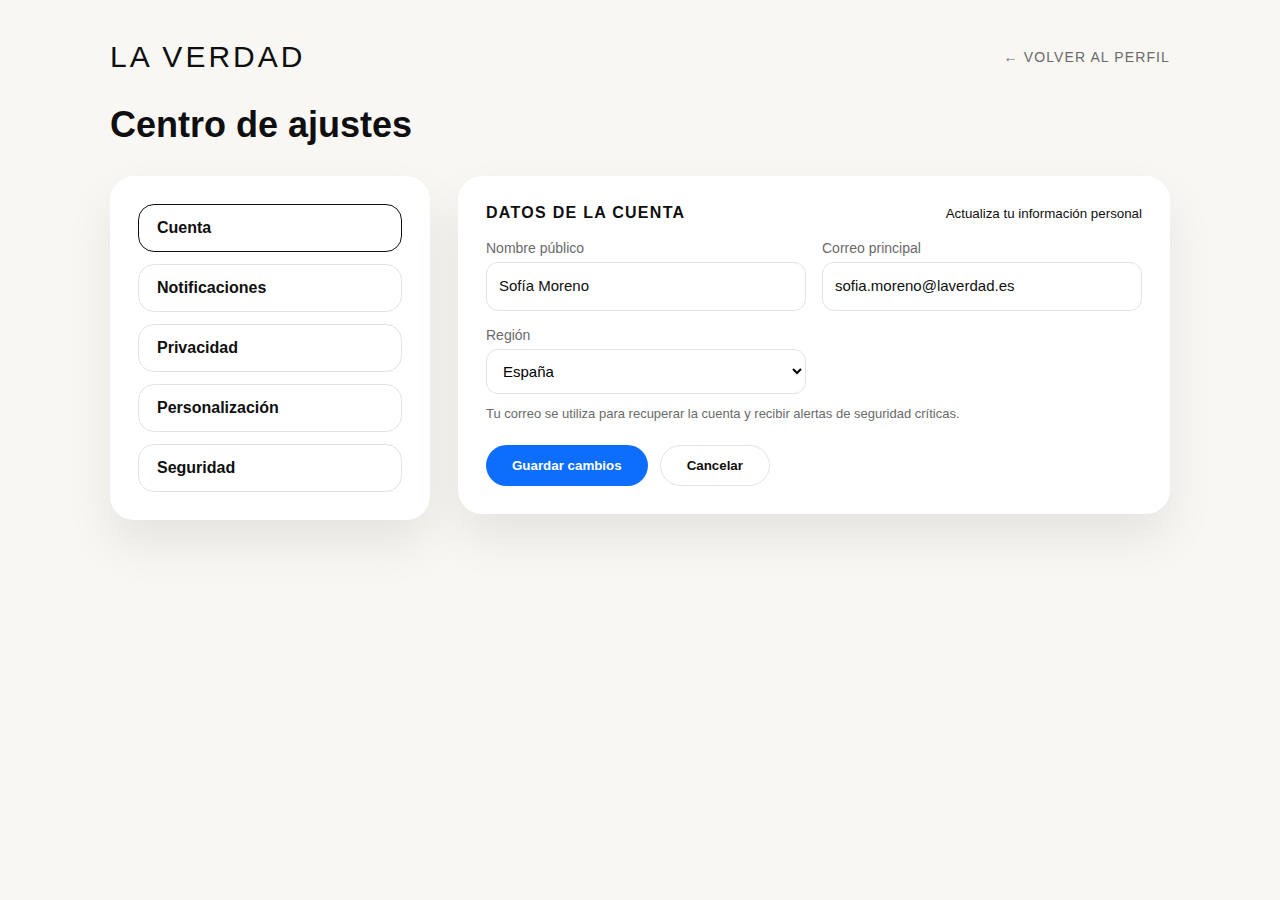
<file: ajustes.html>
<!DOCTYPE html>
<html lang="es">
<head>
    <meta charset="UTF-8">
    <title>Ajustes | La Verdad</title>
    <style>
        :root {
            --ink: #0f0f0f;
            --soft: #6a6a6a;
            --border: #e3e3e3;
            --background: #f8f7f4;
            --accent: #0d6efd;
            --success: #1a9c4d;
            --danger: #c83330;
            --text-scale: 1;
            --font-base: "Inter", "Roboto", Arial, sans-serif;
        }

        * {
            box-sizing: border-box;
        }

        body {
            margin: 0;
            background: var(--background);
            color: var(--ink);
            font-family: var(--font-base);
            font-size: calc(16px * var(--text-scale));
        }

        input[type="text"],
        input[type="email"],
        input[type="search"],
        input[type="password"],
        input[type="tel"],
        input[type="url"],
        input[type="number"],
        textarea {
            font-family: var(--font-base);
            font-size: 16px;
            font-weight: 400;
            line-height: 1.5;
            color: var(--ink);
            padding: 12px 16px;
            border: 1px solid var(--border);
            border-radius: 12px;
            background: #fff;
            transition: border-color 0.2s ease, box-shadow 0.2s ease;
        }

        input[type="text"]:focus,
        input[type="email"]:focus,
        input[type="search"]:focus,
        input[type="password"]:focus,
        input[type="tel"]:focus,
        input[type="url"]:focus,
        input[type="number"]:focus,
        textarea:focus {
            outline: none;
            border-color: var(--ink);
            box-shadow: 0 0 0 2px rgba(15, 15, 15, 0.08);
        }

        input::placeholder,
        textarea::placeholder {
            font-family: inherit;
            font-size: 16px;
            font-weight: 400;
            line-height: 1.5;
            color: var(--soft, #6a6a6a);
            opacity: 1;
        }

        .settings-shell {
            max-width: 1100px;
            margin: 0 auto;
            padding: 40px 20px 80px;
            display: flex;
            flex-direction: column;
            gap: 30px;
        }

        header {
            display: flex;
            justify-content: space-between;
            align-items: center;
            gap: 20px;
        }

        .wordmark {
            font-family: var(--font-base);
            font-size: 30px;
            text-transform: uppercase;
            letter-spacing: 0.1em;
            text-decoration: none;
            color: inherit;
        }

        .back-link {
            font-size: 14px;
            letter-spacing: 0.08em;
            text-transform: uppercase;
            text-decoration: none;
            color: var(--soft);
        }

        h1 {
            font-size: clamp(26px, 4vw, 36px);
            margin: 0;
        }

        .settings-layout {
            display: grid;
            grid-template-columns: 320px 1fr;
            gap: 28px;
            align-items: flex-start;
        }

        .settings-sidebar,
        .settings-panel {
            background: #fff;
            border-radius: 24px;
            padding: 28px;
            box-shadow: 0 24px 48px rgba(0,0,0,0.08);
            height: auto;
        }

        .settings-panel {
            align-self: flex-start;
        }

        .settings-sidebar nav {
            display: flex;
            flex-direction: column;
            gap: 12px;
        }

        .settings-link {
            border: 1px solid var(--border);
            border-radius: 16px;
            padding: 14px 18px;
            text-decoration: none;
            color: var(--ink);
            font-weight: 600;
            display: flex;
            justify-content: space-between;
            align-items: center;
        }

        .settings-link.is-active {
            border-color: var(--ink);
        }

        .settings-panel + .settings-panel {
            margin-top: 24px;
        }

        .panel-header {
            display: flex;
            justify-content: space-between;
            align-items: center;
            margin-bottom: 18px;
        }

        .panel-header h2 {
            margin: 0;
            text-transform: uppercase;
            letter-spacing: 0.08em;
            font-size: 16px;
        }

        .settings-grid {
            display: grid;
            grid-template-columns: repeat(auto-fit, minmax(220px, 1fr));
            gap: 16px;
        }

        label {
            display: block;
            font-size: 14px;
            color: var(--soft);
            margin-bottom: 6px;
        }

        input[type="text"],
        input[type="email"],
        select {
            width: 100%;
            border-radius: 12px;
            border: 1px solid var(--border);
            padding: 12px;
            font-size: 15px;
            background: #fff;
        }

        .toggle-row {
            display: flex;
            justify-content: space-between;
            align-items: center;
            border: 1px solid var(--border);
            border-radius: 16px;
            padding: 14px 16px;
        }

        .toggle-row strong {
            display: block;
            font-size: 15px;
        }

        .toggle-row small {
            color: var(--soft);
            font-size: 13px;
        }

        .switch {
            position: relative;
            width: 42px;
            height: 24px;
        }

        .switch input {
            opacity: 0;
            width: 0;
            height: 0;
        }

        .slider {
            position: absolute;
            inset: 0;
            background: #d2d2d2;
            border-radius: 999px;
            cursor: pointer;
            transition: background 0.25s ease;
        }

        .slider::after {
            content: "";
            position: absolute;
            width: 18px;
            height: 18px;
            top: 3px;
            left: 4px;
            background: #fff;
            border-radius: 50%;
            transition: transform 0.25s ease;
        }

        .switch input:checked + .slider {
            background: var(--accent);
        }

        .switch input:checked + .slider::after {
            transform: translateX(16px);
        }

        .section-note {
            margin-top: 12px;
            font-size: 13px;
            color: var(--soft);
        }

        .action-row {
            display: flex;
            gap: 12px;
            margin-top: 24px;
        }

        .primary-button {
            border: none;
            border-radius: 999px;
            padding: 12px 26px;
            background: var(--accent);
            color: #fff;
            font-weight: 600;
            cursor: pointer;
        }

        .ghost-button {
            border: 1px solid var(--border);
            border-radius: 999px;
            padding: 12px 26px;
            background: transparent;
            color: var(--ink);
            font-weight: 600;
            cursor: pointer;
        }

        .danger-zone {
            border: 1px solid var(--border);
            border-radius: 18px;
            padding: 20px;
            margin-top: 24px;
        }

        .danger-zone h3 {
            margin-top: 0;
            color: var(--danger);
            letter-spacing: 0.08em;
            font-size: 14px;
        }

        .danger-zone p {
            font-size: 14px;
            color: var(--soft);
        }

        .danger-zone button {
            border: 1px solid var(--danger);
            color: var(--danger);
            background: transparent;
            border-radius: 999px;
            padding: 10px 20px;
            cursor: pointer;
        }

        @media (max-width: 900px) {
            .settings-layout {
                grid-template-columns: 1fr;
            }

            .settings-shell {
                padding: 30px 16px 60px;
            }
        }
    </style>
</head>
<body>
    <div class="settings-shell">
        <header>
            <a class="wordmark" href="archivp.html">La Verdad</a>
            <a class="back-link" href="perfil.html">← Volver al perfil</a>
        </header>
        <h1>Centro de ajustes</h1>
        <div class="settings-layout">
            <aside class="settings-sidebar">
                <nav>
                    <a class="settings-link is-active" href="#" data-settings-target="cuenta">Cuenta</a>
                    <a class="settings-link" href="#" data-settings-target="alertas">Notificaciones</a>
                    <a class="settings-link" href="#" data-settings-target="privacidad">Privacidad</a>
                    <a class="settings-link" href="#" data-settings-target="personalizacion">Personalización</a>
                    <a class="settings-link" href="#" data-settings-target="seguridad">Seguridad</a>
                </nav>
            </aside>
            <div>
                <section class="settings-panel" id="cuenta" data-settings-panel="cuenta">
                    <div class="panel-header">
                        <h2>Datos de la cuenta</h2>
                        <small>Actualiza tu información personal</small>
                    </div>
                    <div class="settings-grid">
                        <div>
                            <label for="display-name">Nombre público</label>
                            <input type="text" id="display-name" value="Sofía Moreno">
                        </div>
                        <div>
                            <label for="email">Correo principal</label>
                            <input type="email" id="email" value="sofia.moreno@laverdad.es">
                        </div>
                        <div>
                            <label for="region">Región</label>
                            <select id="region">
                                <option>España</option>
                                <option>Latinoamérica</option>
                                <option>USA / Canadá</option>
                                <option>Otro</option>
                            </select>
                        </div>
                    </div>
                    <p class="section-note">Tu correo se utiliza para recuperar la cuenta y recibir alertas de seguridad críticas.</p>
                    <div class="action-row">
                        <button class="primary-button" type="button" data-save-account>Guardar cambios</button>
                        <button class="ghost-button" type="button">Cancelar</button>
                    </div>
                    <p class="section-note" data-account-feedback hidden></p>
                </section>

                <section class="settings-panel" id="alertas" data-settings-panel="alertas" hidden>
                    <div class="panel-header">
                        <h2>Notificaciones</h2>
                        <small>Decide qué avisos recibes</small>
                    </div>
                    <div class="settings-panel-body" style="display:flex;flex-direction:column;gap:14px;">
                        <div class="toggle-row">
                            <div>
                                <strong>Resumen diario</strong>
                                <small>Titulares priorizados y tendencias.</small>
                            </div>
                            <label class="switch">
                                <input type="checkbox" checked>
                                <span class="slider"></span>
                            </label>
                        </div>
                        <div class="toggle-row">
                            <div>
                                <strong>Comentarios en tus hilos</strong>
                                <small>Avisos cuando alguien responde en el foro.</small>
                            </div>
                            <label class="switch">
                                <input type="checkbox" checked>
                                <span class="slider"></span>
                            </label>
                        </div>
                        <div class="toggle-row">
                            <div>
                                <strong>Alertas de investigación</strong>
                                <small>Envíos especiales del equipo de verificación.</small>
                            </div>
                            <label class="switch">
                                <input type="checkbox">
                                <span class="slider"></span>
                            </label>
                        </div>
                    </div>
                </section>

                <section class="settings-panel" id="privacidad" data-settings-panel="privacidad" hidden>
                    <div class="panel-header">
                        <h2>Privacidad</h2>
                        <small>Controla la exposición de tu perfil</small>
                    </div>
                    <div class="settings-grid">
                        <div>
                            <label for="visibilidad">Visibilidad del perfil</label>
                            <select id="visibilidad">
                                <option>Público (todo La Verdad)</option>
                                <option>Solo lectores verificados</option>
                                <option>Solo yo</option>
                            </select>
                        </div>
                        <div>
                            <label for="mensaje">Permitir mensajes directos</label>
                            <select id="mensaje">
                                <option>Contactos y seguidores</option>
                                <option>Nadie</option>
                            </select>
                        </div>
                    </div>
                    <p class="section-note">Puedes descargar una copia de tus datos o eliminar la cuenta desde la sección de seguridad.</p>
                </section>

                <section class="settings-panel" id="personalizacion" data-settings-panel="personalizacion" hidden>
                    <div class="panel-header">
                        <h2>Personalización</h2>
                        <small>Adapta la experiencia de lectura</small>
                    </div>
                    <div class="settings-grid">
                        <div>
                            <label for="modo">Modo de contraste</label>
                            <select id="modo">
                                <option>Automático</option>
                                <option>Claro</option>
                                <option>Oscuro</option>
                            </select>
                        </div>
                        <div>
                            <label for="idioma">Idioma preferido</label>
                            <select id="idioma">
                                <option>Español</option>
                                <option>Inglés</option>
                                <option>Portugués</option>
                                <option>Francés</option>
                            </select>
                        </div>
                    </div>
                    <div class="toggle-row" style="margin-top:18px;">
                        <div>
                            <strong>Audio-guías</strong>
                            <small>Activar narración automática cuando haya disponible.</small>
                        </div>
                        <label class="switch">
                            <input type="checkbox">
                            <span class="slider"></span>
                        </label>
                    </div>
                </section>

                <section class="settings-panel" id="seguridad" data-settings-panel="seguridad" hidden>
                    <div class="panel-header">
                        <h2>Seguridad</h2>
                        <small>Protege tu identidad</small>
                    </div>
                    <div class="settings-grid">
                        <div>
                            <label for="factor">Factor adicional</label>
                            <select id="factor">
                                <option>Autenticador móvil</option>
                                <option>SMS</option>
                                <option>Correo</option>
                            </select>
                        </div>
                        <div>
                            <label for="sesiones">Cierre automático</label>
                            <select id="sesiones">
                                <option>30 minutos</option>
                                <option>1 hora</option>
                                <option>4 horas</option>
                                <option>Desactivado</option>
                            </select>
                        </div>
                    </div>
                    <div class="danger-zone">
                        <h3>Zona sensible</h3>
                        <p>Si sospechas de actividad irregular puedes cerrar todas las sesiones abiertas y restablecer la contraseña.</p>
                        <button type="button">Cerrar sesiones activas</button>
                    </div>
                </section>
            </div>
        </div>
    </div>
    <script>
        const settingsLinks = document.querySelectorAll("[data-settings-target]");
        const settingsPanels = document.querySelectorAll("[data-settings-panel]");
        const nameInput = document.getElementById("display-name");
        const emailInput = document.getElementById("email");
        const regionSelect = document.getElementById("region");
        const saveAccountBtn = document.querySelector("[data-save-account]");
        const accountFeedback = document.querySelector("[data-account-feedback]");

        settingsLinks.forEach((link) => {
            link.addEventListener("click", (event) => {
                event.preventDefault();
                const target = link.getAttribute("data-settings-target");
                settingsLinks.forEach((item) => item.classList.toggle("is-active", item === link));
                settingsPanels.forEach((panel) => {
                    panel.hidden = panel.getAttribute("data-settings-panel") !== target;
                });
            });
        });

        const storedName = localStorage.getItem("laVerdadUser");
        const storedEmail = localStorage.getItem("laVerdadEmail");
        const storedRegion = localStorage.getItem("laVerdadRegion");

        if (storedName && nameInput) {
            nameInput.value = storedName;
        }
        if (storedEmail && emailInput) {
            emailInput.value = storedEmail;
        }
        if (storedRegion && regionSelect) {
            regionSelect.value = storedRegion;
        }

        const showAccountFeedback = (message, tone = "success") => {
            if (!accountFeedback) return;
            accountFeedback.hidden = false;
            accountFeedback.textContent = message;
            accountFeedback.style.color = tone === "success" ? "#18753c" : "#c83330";
            setTimeout(() => {
                accountFeedback.hidden = true;
            }, 2500);
        };

        saveAccountBtn?.addEventListener("click", () => {
            if (!nameInput || !emailInput || !regionSelect) {
                return;
            }
            const nameValue = nameInput.value.trim();
            const emailValue = emailInput.value.trim();
            if (nameValue) {
                localStorage.setItem("laVerdadUser", nameValue);
            }
            if (emailValue) {
                localStorage.setItem("laVerdadEmail", emailValue);
            }
            localStorage.setItem("laVerdadRegion", regionSelect.value);
            showAccountFeedback("Ajustes guardados correctamente.");
        });
    </script>
</body>
</html>
</file>
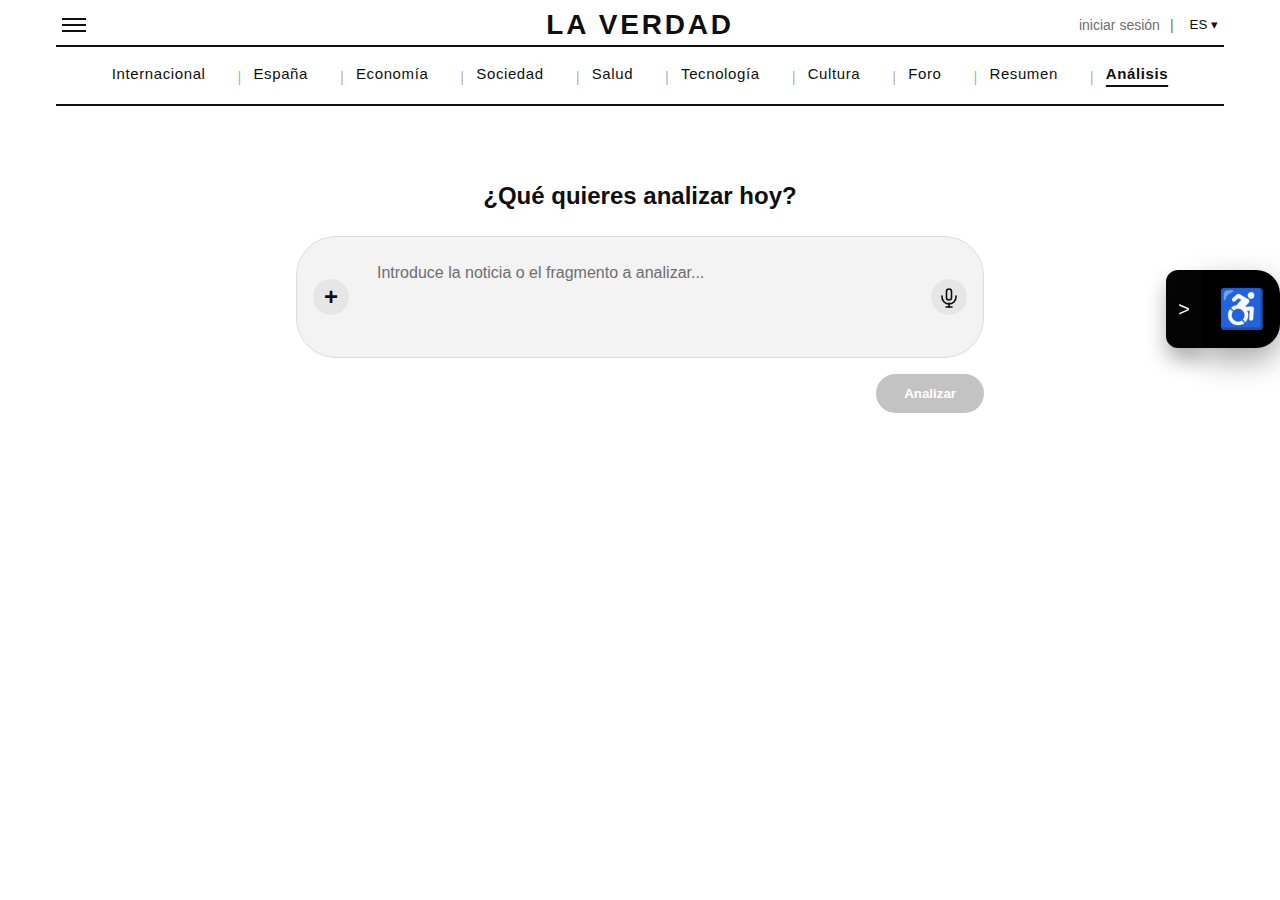
<file: analisis.html>
﻿<!DOCTYPE html>
<html lang="es">
<head>
    <meta charset="UTF-8">
    <title>Análisis IA | La Verdad</title>
    <style>
        :root {
            --ink: #0f0f0f;
            --soft: #6e6e6e;
            --border: #dcdcdc;
            --text-scale: 1;
            --font-base: "Inter", "Roboto", Arial, sans-serif;
        }

        * {
            box-sizing: border-box;
        }

        [hidden] {
            display: none !important;
        }

        body {
            margin: 0;
            font-family: var(--font-base);
            background: #ffffff;
            color: var(--ink);
            min-height: 100vh;
            font-size: calc(16px * var(--text-scale));
        }

        input[type="text"],
        input[type="email"],
        input[type="search"],
        input[type="password"],
        input[type="tel"],
        input[type="url"],
        input[type="number"],
        textarea {
            font-family: var(--font-base);
            font-size: 16px;
            font-weight: 400;
            line-height: 1.5;
            color: var(--ink);
            padding: 12px 16px;
            border: 1px solid var(--border);
            border-radius: 12px;
            background: #fff;
            transition: border-color 0.2s ease, box-shadow 0.2s ease;
        }

        input[type="text"]:focus,
        input[type="email"]:focus,
        input[type="search"]:focus,
        input[type="password"]:focus,
        input[type="tel"]:focus,
        input[type="url"]:focus,
        input[type="number"]:focus,
        textarea:focus {
            outline: none;
            border-color: var(--ink);
            box-shadow: 0 0 0 2px rgba(15, 15, 15, 0.08);
        }

        input::placeholder,
        textarea::placeholder {
            font-family: inherit;
            font-size: 16px;
            font-weight: 400;
            line-height: 1.5;
            color: var(--soft, #6e6e6e);
            opacity: 1;
        }

        .shell {
            width: min(720px, 100%);
            margin: 0 auto;
            padding: 60px 16px 120px;
            transition: padding 0.3s ease;
        }

        .analysis-shell {
            transition: padding-top 0.35s ease;
        }

        .analysis-shell.is-condensed {
            padding-top: 8px;
        }

        .header-shell {
            max-width: 1200px;
            margin: 0 auto;
            padding: 0 16px;
        }

        header {
            display: flex;
            align-items: center;
            justify-content: space-between;
            border-bottom: 2px solid var(--ink);
            padding: 16px 0 12px;
            position: relative;
        }

        .menu-toggle {
            border: none;
            background: none;
            display: flex;
            flex-direction: column;
            gap: 4px;
            cursor: pointer;
        }

        .menu-toggle span {
            display: block;
            width: 24px;
            height: 2px;
            background: var(--ink);
        }

        .wordmark {
            font-family: var(--font-base);
            font-size: 28px;
            letter-spacing: 0.1em;
            text-transform: uppercase;
            font-weight: 700;
            position: absolute;
            left: 50%;
            transform: translateX(-50%);
            text-decoration: none;
            color: inherit;
        }

        .wordmark a {
            color: inherit;
            text-decoration: none;
        }

        .top-actions {
            display: flex;
            align-items: center;
            gap: 10px;
            font-size: 14px;
        }

        .login-link {
            text-decoration: none;
            color: var(--soft);
        }

        .top-divider {
            color: var(--soft);
        }

        .language-selector {
            position: relative;
        }

        .language-toggle {
            border: none;
            background: none;
            cursor: pointer;
            color: var(--ink);
        }

        .language-menu {
            position: absolute;
            right: 0;
            top: calc(100% + 8px);
            background: #fff;
            border: 1px solid var(--border);
            border-radius: 12px;
            padding: 8px;
            display: none;
            min-width: 140px;
            box-shadow: 0 12px 30px rgba(0,0,0,0.12);
            list-style: none;
            margin: 0;
            z-index: 60;
        }

        .language-menu.open {
            display: block;
        }

        .language-menu button {
            width: 100%;
            border: none;
            background: none;
            text-align: left;
            padding: 6px 8px;
            cursor: pointer;
            display: flex;
            justify-content: space-between;
            align-items: center;
            font-family: var(--font-base);
        }

        .user-pill {
            display: none;
            align-items: center;
            gap: 6px;
            font-size: 14px;
            letter-spacing: 0.08em;
            text-transform: capitalize;
            color: var(--soft);
            text-decoration: none;
            cursor: pointer;
        }

        .user-pill svg {
            width: 16px;
            height: 16px;
        }

        .tools-menu {
            position: relative;
        }

        .tools-toggle {
            border: none;
            background: transparent;
            font-family: "Inter", system-ui, sans-serif;
            font-size: 15px;
            letter-spacing: 0.04em;
            padding: 6px 0;
            cursor: pointer;
        }

        .tools-menu.is-open .tools-panel {
            opacity: 1;
            transform: translateY(0);
            pointer-events: auto;
        }

        .tools-panel {
            position: absolute;
            top: calc(100% + 10px);
            left: 50%;
            transform: translate(-50%, -6px);
            background: #111;
            color: #fff;
            border-radius: 18px;
            padding: 14px;
            min-width: 240px;
            opacity: 0;
            pointer-events: none;
            transition: opacity 0.2s ease, transform 0.2s ease;
            box-shadow: 0 20px 40px rgba(0,0,0,0.35);
            z-index: 10;
        }

        .tool-option {
            display: block;
            text-decoration: none;
            color: inherit;
            padding: 10px;
            border-radius: 12px;
        }

        .tool-option + .tool-option {
            margin-top: 8px;
        }

        .tool-option strong {
            display: block;
            font-size: 14px;
            letter-spacing: 0.08em;
            text-transform: uppercase;
        }

        .tool-option span {
            font-size: 13px;
            color: rgba(255,255,255,0.7);
        }

        .nav-overlay {
            position: fixed;
            inset: 0;
            background: rgba(0, 0, 0, 0.6);
            display: flex;
            justify-content: flex-start;
            opacity: 0;
            pointer-events: none;
            transition: opacity 0.25s ease;
            z-index: 40;
        }

        .nav-overlay.is-visible {
            opacity: 1;
            pointer-events: auto;
        }

        .nav-drawer {
            width: min(420px, 90vw);
            background: #050505;
            color: #f4f4f4;
            height: 100%;
            padding: 28px 30px 60px;
            transform: translateX(-20px);
            transition: transform 0.25s ease;
            overflow-y: auto;
        }

        .nav-overlay.is-visible .nav-drawer {
            transform: translateX(0);
        }

        .drawer-top {
            display: flex;
            justify-content: flex-end;
        }

        .drawer-close {
            border: none;
            background: transparent;
            color: #f4f4f4;
            font-size: 28px;
            cursor: pointer;
            margin-bottom: 20px;
        }

        .drawer-section + .drawer-section {
            border-top: 1px solid rgba(255, 255, 255, 0.12);
            margin-top: 24px;
            padding-top: 24px;
        }

        .drawer-section h3 {
            font-family: "Inter", system-ui, sans-serif;
            font-size: 14px;
            letter-spacing: 0.12em;
            text-transform: uppercase;
            color: rgba(255, 255, 255, 0.7);
            margin: 0 0 14px;
        }

        .drawer-search {
            display: flex;
            align-items: center;
            gap: 10px;
            border: 1px solid rgba(255, 255, 255, 0.25);
            border-radius: 999px;
            padding: 0 12px;
        }

        .drawer-search input {
            flex: 1;
            border: none;
            background: transparent;
            color: #fff;
            font-size: 15px;
            padding: 10px 0;
            font-family: "Inter", system-ui, sans-serif;
        }

        .drawer-search input::placeholder {
            color: rgba(255, 255, 255, 0.5);
        }

        .nav-drawer .mic-button {
            border: none;
            background: transparent;
            color: #f4f4f4;
            cursor: pointer;
            display: flex;
            align-items: center;
            justify-content: center;
        }

        .nav-drawer .mic-button svg {
            width: 20px;
            height: 20px;
        }

        .drawer-list {
            list-style: none;
            margin: 0;
            padding: 0;
            display: flex;
            flex-direction: column;
            gap: 10px;
        }

        .drawer-list a,
        .drawer-list button {
            color: #f4f4f4;
            text-decoration: none;
            font-family: "Inter", system-ui, sans-serif;
            font-size: 16px;
            letter-spacing: 0.04em;
            background: transparent;
            border: none;
            text-align: left;
            cursor: pointer;
        }

        .drawer-list button:hover,
        .drawer-list a:hover {
            text-decoration: underline;
        }

        .drawer-actions {
            display: flex;
            gap: 12px;
        }

        .drawer-actions-user {
            flex-direction: column;
        }

        .drawer-logout {
            background: #d93025;
            border: 1px solid #d93025;
            color: #fff;
            text-transform: uppercase;
            letter-spacing: 0.08em;
            cursor: pointer;
        }

        .drawer-logout:hover {
            background: #b0251c;
            border-color: #b0251c;
        }

        .drawer-user-pill {
            display: flex;
            flex-direction: row;
            align-items: center;
            text-decoration: none;
            color: inherit;
            border: 1px solid rgba(255, 255, 255, 0.35);
            border-radius: 18px;
            padding: 10px 16px;
            gap: 10px;
            font-family: "Inter", system-ui, sans-serif;
        }

        .drawer-user-pill svg {
            width: 28px;
            height: 28px;
        }

        .drawer-user-pill span {
            font-size: 16px;
            letter-spacing: 0.06em;
        }

        .chip-link {
            flex: 1;
            border: 1px solid rgba(255, 255, 255, 0.35);
            border-radius: 999px;
            padding: 10px 14px;
            font-family: "Inter", system-ui, sans-serif;
            font-size: 14px;
            text-align: center;
            text-decoration: none;
            color: inherit;
        }

        .drawer-actions a:hover {
            background: rgba(255, 255, 255, 0.08);
        }

        .social-icons {
            display: flex;
            gap: 12px;
        }

        .social-icon {
            width: 36px;
            height: 36px;
            border-radius: 50%;
            border: 1px solid rgba(255, 255, 255, 0.4);
            display: flex;
            align-items: center;
            justify-content: center;
            text-decoration: none;
            color: inherit;
        }

        .social-icon svg {
            width: 18px;
            height: 18px;
        }

        .section-nav {
            border-bottom: 2px solid var(--ink);
        }

        .section-nav ul {
            list-style: none;
            display: flex;
            justify-content: center;
            align-items: center;
            flex-wrap: wrap;
            gap: 32px;
            margin: 0;
            padding: 12px 0;
            font-size: 15px;
        }

        .section-nav li {
            position: relative;
            display: flex;
            align-items: center;
        }

        .section-nav li + li {
            padding-left: 16px;
        }

        .section-nav a,
        .section-nav button {
            text-decoration: none;
            color: var(--ink);
            text-align: center;
            display: block;
            padding: 6px 0 10px;
            background: none;
            border: none;
            font: inherit;
            cursor: pointer;
            letter-spacing: 0.04em;
            position: relative;
        }

        .section-nav a.is-active {
            font-weight: 600;
            text-decoration: underline;
            text-decoration-thickness: 2px;
            text-underline-offset: 6px;
        }

        .section-nav a.is-active::after {
            content: none;
        }

        .section-nav li + li::before {
            content: "|";
            position: absolute;
            left: 0;
            top: 50%;
            transform: translateY(-50%);
            color: rgba(0, 0, 0, 0.35);
        }

        .nav-tooltip {
            position: relative;
        }

        .nav-tooltip::before {
            content: attr(data-tip);
            position: absolute;
            left: 50%;
            transform: translateX(-50%);
            top: 100%;
            margin-top: 8px;
            background: #111;
            color: #fff;
            font-size: 12px;
            padding: 6px 10px;
            border-radius: 12px;
            white-space: nowrap;
            opacity: 0;
            pointer-events: none;
            transition: opacity 0.15s ease;
            z-index: 5;
        }

        .nav-tooltip:hover::before {
            opacity: 1;
        }

        [data-journalist-link] {
            display: none;
        }

        body.is-journalist [data-journalist-link] {
            display: list-item;
        }

        h1 {
            font-size: 24px;
            text-align: center;
            margin-bottom: 26px;
        }

        .analysis-title {
            transition: opacity 0.3s ease, transform 0.3s ease;
        }

        .analysis-title.is-hidden {
            opacity: 0;
            transform: translateY(-12px);
        }

        .input-bar {
            display: flex;
            align-items: center;
            background: #f3f3f3;
            border-radius: 40px;
            padding: 12px 16px;
            border: 1px solid var(--border);
        }

        .plus-icon {
            width: 36px;
            height: 36px;
            border-radius: 50%;
            background: #e6e6e6;
            color: var(--ink);
            display: flex;
            align-items: center;
            justify-content: center;
            margin-right: 12px;
            font-size: 24px;
            font-weight: 600;
        }

        textarea {
            flex: 1;
            background: transparent;
            border: none;
            color: var(--ink);
            font-size: 16px;
            resize: none;
            outline: none;
        }

        .mic-button {
            width: 36px;
            height: 36px;
            border-radius: 50%;
            border: none;
            background: #e6e6e6;
            color: var(--ink);
            display: flex;
            align-items: center;
            justify-content: center;
            cursor: pointer;
            margin-left: 12px;
        }

        .analysis-actions {
            display: flex;
            justify-content: flex-end;
            margin-top: 16px;
        }

        .analysis-button {
            border: none;
            background: #000;
            color: #fff;
            border-radius: 999px;
            padding: 12px 28px;
            font-weight: 600;
            cursor: pointer;
        }

        .analysis-button.is-disabled {
            background: #b5b5b5;
            cursor: not-allowed;
            opacity: 0.8;
        }

        .analysis-button.is-busy {
            cursor: progress;
        }

        .analysis-feedback {
            margin-top: 10px;
            font-size: 14px;
            color: #c0342d;
        }

        .analysis-feedback[hidden] {
            display: none;
        }

        .analysis-feedback[data-tone="success"] {
            color: #18753c;
        }

        .analysis-layout {
            margin-top: 20px;
            position: relative;
            display: grid;
            grid-template-columns: 2fr 1fr;
            gap: 24px;
            opacity: 0;
            transform: translateY(20px);
            transition: opacity 0.4s ease, transform 0.4s ease;
        }

        .analysis-layout.is-visible {
            opacity: 1;
            transform: translateY(0);
        }

        .analysis-state {
            margin-top: 20px;
            border: 1px solid var(--border);
            border-radius: 24px;
            padding: 24px;
            background: #fff;
            box-shadow: 0 10px 30px rgba(15,15,15,0.05);
        }

        .analysis-state[hidden] {
            display: none;
        }

        .state-loading {
            display: flex;
            flex-direction: column;
            gap: 20px;
        }

        .state-loading[hidden],
        .analysis-layout[hidden] {
            display: none;
        }

        .loading-toolbar {
            display: grid;
            grid-template-columns: repeat(3, 1fr);
            gap: 12px;
        }

        .skeleton-pill {
            height: 48px;
            border-radius: 999px;
            background: linear-gradient(90deg, #ededed 0%, #f8f8f8 50%, #ededed 100%);
            background-size: 200% 100%;
            animation: skeleton-shimmer 1.4s ease-in-out infinite;
        }

        .skeleton-pill:nth-child(3) {
            width: 70%;
            justify-self: end;
        }

        .skeleton-card {
            border: 1px solid #ececec;
            border-radius: 18px;
            padding: 24px;
        }

        .skeleton-line {
            display: block;
            height: 16px;
            border-radius: 999px;
            margin-bottom: 12px;
            background: linear-gradient(90deg, #ededed 0%, #f8f8f8 50%, #ededed 100%);
            background-size: 200% 100%;
            animation: skeleton-shimmer 1.4s ease-in-out infinite;
        }

        .skeleton-line.long {
            width: 90%;
        }

        .skeleton-line.medium {
            width: 70%;
        }

        .skeleton-line.short {
            width: 40%;
            margin-bottom: 0;
        }

        @keyframes skeleton-shimmer {
            0% { background-position: 200% 0; }
            100% { background-position: -200% 0; }
        }

        .summary-card,
        .veracity-card,
        .explanation-card {
            border: 1px solid var(--border);
            border-radius: 24px;
            padding: 24px;
            background: #fff;
        }

        .summary-card h2,
        .veracity-card h2,
        .explanation-card h2 {
            margin-top: 0;
            font-size: 16px;
            letter-spacing: 0.08em;
            text-transform: uppercase;
        }

        .veracity-gauge {
            display: block;
            width: 100%;
            height: 16px;
            border-radius: 999px;
            background: #ececec;
            margin: 12px 0;
            overflow: hidden;
        }

        .veracity-fill {
            height: 100%;
            border-radius: 999px;
            background: #1a9c4d;
            width: 0%;
            transition: width 0.6s ease;
        }
    </style>
    <link rel="stylesheet" href="accessibility.css">
</head>
<body>
    <div class="header-shell">
        <header data-global-header>
            <button class="menu-toggle" type="button" aria-label="Abrir menú" aria-expanded="false">
                <span></span>
                <span></span>
                <span></span>
            </button>
            <a class="wordmark" href="archivp.html">La Verdad</a>
            <div class="top-actions" data-user-area>
                <a class="login-link" href="login.html" data-login-link>iniciar sesión</a>
                <a class="user-pill" data-user-pill href="perfil.html" aria-label="Abrir perfil"></a>
                <span class="top-divider" aria-hidden="true" data-top-divider>|</span>
                <div class="language-selector" data-language>
                    <button class="language-toggle" type="button" aria-haspopup="listbox" aria-expanded="false">
                        <span data-current-lang>ES</span>
                        <span aria-hidden="true">&#x25BE;</span>
                    </button>
                    <ul class="language-menu" role="listbox" data-language-menu>
                        <li><button type="button" data-lang-option="ES"><strong>ES</strong><span>Español</span></button></li>
                        <li><button type="button" data-lang-option="EN"><strong>EN</strong><span>English</span></button></li>
                        <li><button type="button" data-lang-option="PT"><strong>PT</strong><span>Portugués</span></button></li>
                        <li><button type="button" data-lang-option="FR"><strong>FR</strong><span>Français</span></button></li>
                    </ul>
                </div>
            </div>
        </header>
        <nav class="section-nav" aria-label="Secciones principales">
            <ul>
                <li><a href="seccion.html?cat=internacional" class="nav-tooltip" data-tip="Cobertura global de pol&iacute;tica y econom&iacute;a.">Internacional</a></li>
                <li><a href="seccion.html?cat=espana" class="nav-tooltip" data-tip="Actualidad nacional explicada con contexto regional.">Espa&ntilde;a</a></li>
                <li><a href="seccion.html?cat=economia" class="nav-tooltip" data-tip="Mercados, empresas y empleo.">Econom&iacute;a</a></li>
                <li><a href="seccion.html?cat=sociedad" class="nav-tooltip" data-tip="Historias humanas, educaci&oacute;n y justicia social.">Sociedad</a></li>
                <li><a href="seccion.html?cat=salud" class="nav-tooltip" data-tip="Sanidad p&uacute;blica y bienestar cotidiano.">Salud</a></li>
                <li><a href="seccion.html?cat=tecnologia" class="nav-tooltip" data-tip="Innovaci&oacute;n, ciencia y tendencias digitales.">Tecnolog&iacute;a</a></li>
                <li><a href="seccion.html?cat=cultura" class="nav-tooltip" data-tip="Artes, literatura y ocio cultural.">Cultura</a></li>
                <li><a href="foro.html" class="nav-tooltip" data-tip="Debates y comunidad de lectores.">Foro</a></li>
                <li><a href="resumen.html" class="nav-tooltip" data-tip="Resumen autom&aacute;tico de cada noticia.">Resumen</a></li>
                <li><a href="analisis.html" class="nav-tooltip is-active" data-tip="Analiza credibilidad, sesgos y tono.">An&aacute;lisis</a></li>
                <li data-journalist-link hidden><a href="redaccion.html" class="nav-tooltip" data-tip="Crea, revisa y prepara tus noticias antes de publicarlas.">Redacci&oacute;n</a></li>
            </ul>
        </nav>
    </div>
    <div class="nav-overlay" data-nav-overlay aria-hidden="true">
        <nav class="nav-drawer" role="dialog" aria-modal="true" aria-labelledby="drawer-title">
            <div class="drawer-top">
                <button class="drawer-close" type="button" aria-label="Cerrar menú" data-drawer-close>&times;</button>
            </div>
            <div class="drawer-section">
                <h3 id="drawer-title">Explorar</h3>
                <label class="sr-only" for="drawer-search-input">Buscar</label>
                <div class="drawer-search">
                    <input type="search" id="drawer-search-input" placeholder="Buscar en La Verdad">
                    <button class="mic-button" type="button" aria-label="Buscar por voz">
                        <svg viewBox="0 0 24 24" fill="none" stroke="currentColor" stroke-width="1.6" stroke-linecap="round">
                            <path d="M12 4a2.5 2.5 0 0 0-2.5 2.5v5a2.5 2.5 0 0 0 5 0v-5A2.5 2.5 0 0 0 12 4z"></path>
                            <path d="M5 11.5a7 7 0 0 0 14 0"></path>
                            <path d="M12 18v3"></path>
                            <path d="M9 21h6"></path>
                        </svg>
                    </button>
                </div>
            </div>
            
            <div class="drawer-section">
                <h3>Categor&iacute;as</h3>
                <ul class="drawer-list">
                    <li><a href="seccion.html?cat=internacional">Internacional</a></li>
                    <li><a href="seccion.html?cat=espana">Espa&ntilde;a</a></li>
                    <li><a href="seccion.html?cat=economia">Econom&iacute;a</a></li>
                    <li><a href="seccion.html?cat=sociedad">Sociedad</a></li>
                    <li><a href="seccion.html?cat=salud">Salud</a></li>
                    <li><a href="seccion.html?cat=tecnologia">Tecnolog&iacute;a</a></li>
                    <li><a href="seccion.html?cat=cultura">Cultura</a></li>
                    <li><a href="foro.html">Foro</a></li>
                    <li><a href="resumen.html">Resumen</a></li>
                    <li><a href="analisis.html">An&aacute;lisis</a></li>
                    <li data-journalist-link hidden><a href="redaccion.html">Redacci&oacute;n</a></li>
                </ul>
            </div>

            <div class="drawer-section">
                <h3>Accesibilidad</h3>
                <ul class="drawer-list">
                    <li><button type="button" data-open-access-panel>Preferencias visuales</button></li>
                    <li><button type="button" data-open-access-panel>Lectura asistida</button></li>
                    <li><button type="button" data-open-access-panel>Controles de interacción</button></li>
                </ul>
            </div>
            
            <div class="drawer-section">
                <h3>&Aacute;rea de usuario</h3>
                <div class="drawer-actions" data-drawer-guest>
                    <a class="chip-link" href="login.html" data-drawer-login>Iniciar sesi&oacute;n</a>
                    <a class="chip-link" href="signup.html" data-drawer-register>Registrarse</a>
                </div>
                <div class="drawer-actions drawer-actions-user" data-drawer-user style="display:none;">
                    <a class="chip-link drawer-user-pill" href="perfil.html" data-drawer-userlink>
                        <svg viewBox="0 0 24 24" fill="none" stroke="currentColor" stroke-width="1.6" stroke-linecap="round">
                            <circle cx="12" cy="8" r="4"></circle>
                            <path d="M4 21c1.6-4 4.4-6 8-6s6.4 2 8 6"></path>
                        </svg>
                        <span data-drawer-username>Usuario</span>
                    </a>
                    <button class="chip-link drawer-logout" type="button" data-drawer-logout>Cerrar sesi&oacute;n</button>
                </div>
            </div>

            <div class="drawer-section">
                <h3>Información general</h3>
                <ul class="drawer-list">
                    <li><a href="#">Quiénes somos</a></li>
                    <li><a href="#">Contacto</a></li>
                    <li><a href="#">Ayuda</a></li>
                </ul>
            </div>
            <div class="drawer-section">
                <h3>Redes oficiales</h3>
                <div class="social-icons">
                    <a class="social-icon" href="#" aria-label="Twitter">
                        <svg viewBox="0 0 24 24" fill="currentColor">
                            <path d="M21.5 6.1a6 6 0 0 1-1.7.5 2.8 2.8 0 0 0 1.3-1.6 5.5 5.5 0 0 1-1.9.8A2.8 2.8 0 0 0 12 7.4a7.8 7.8 0 0 1-5.7-2.9 2.8 2.8 0 0 0 .9 3.8 2.7 2.7 0 0 1-1.3-.3 2.8 2.8 0 0 0 2.2 2.7 2.8 2.8 0 0 1-1.3.1 2.8 2.8 0 0 0 2.6 2 5.6 5.6 0 0 1-3.5 1.2 5.8 5.8 0 0 1-.7 0 8 8 0 0 0 12.2-6.8v-.4a5.3 5.3 0 0 0 1.3-1.3z"></path>
                        </svg>
                    </a>
                    <a class="social-icon" href="#" aria-label="Facebook">
                        <svg viewBox="0 0 24 24" fill="currentColor">
                            <path d="M14 9h3V6h-3c-2.2 0-4 1.8-4 4v2H7v3h3v7h3v-7h3l1-3h-4v-2c0-.6.4-1 1-1z"></path>
                        </svg>
                    </a>
                    <a class="social-icon" href="#" aria-label="Instagram">
                        <svg viewBox="0 0 24 24" fill="currentColor">
                            <path d="M7 2h10a5 5 0 0 1 5 5v10a5 5 0 0 1-5 5H7a5 5 0 0 1-5-5V7a5 5 0 0 1 5-5zm0 2a3 3 0 0 0-3 3v10a3 3 0 0 0 3 3h10a3 3 0 0 0 3-3V7a3 3 0 0 0-3-3H7zm5 3.8A4.2 4.2 0 1 1 7.8 12 4.2 4.2 0 0 1 12 7.8zm0 2A2.2 2.2 0 1 0 14.2 12 2.2 2.2 0 0 0 12 9.8zm5-2.1a1.1 1.1 0 1 1-1.1 1.1 1.1 1.1 0 0 1 1.1-1.1z"></path>
                        </svg>
                    </a>
                </div>
            </div>
        </nav>
    </div>
    <div class="shell analysis-shell" data-analysis-shell>
        <h1 class="analysis-title" data-analysis-title>¿Qué quieres analizar hoy?</h1>
        <div class="input-bar">
            <div class="plus-icon">+</div>
            <textarea rows="3" placeholder="Introduce la noticia o el fragmento a analizar..." data-input></textarea>
            <button class="mic-button" type="button" title="Enviar audio">
                <svg viewBox="0 0 24 24" fill="none" stroke="currentColor" stroke-width="1.6" stroke-linecap="round">
                    <path d="M12 4a2.5 2.5 0 0 0-2.5 2.5v6a2.5 2.5 0 0 0 5 0v-6A2.5 2.5 0 0 0 12 4z"></path>
                    <path d="M5 11v1a7 7 0 0 0 14 0v-1"></path>
                    <path d="M12 18v4"></path>
                    <path d="M9 22h6"></path>
                </svg>
            </button>
        </div>
        <div class="analysis-actions">
            <button class="analysis-button" type="button" data-analyze>Analizar</button>
        </div>
        <p class="analysis-feedback" data-analysis-feedback hidden role="status"></p>
        <section class="analysis-state" data-analysis-state hidden aria-live="polite">
            <div class="state-loading" data-analysis-loading hidden>
                <div class="loading-toolbar" aria-hidden="true">
                    <span class="skeleton-pill"></span>
                    <span class="skeleton-pill"></span>
                    <span class="skeleton-pill"></span>
                </div>
                <div class="skeleton-card" aria-hidden="true">
                    <span class="skeleton-line long"></span>
                    <span class="skeleton-line long"></span>
                    <span class="skeleton-line medium"></span>
                    <span class="skeleton-line short"></span>
                </div>
            </div>
            <div class="analysis-layout" data-result hidden>
                <div style="grid-column:1 / -1;margin-bottom:8px;">
                    <h2 style="text-transform:uppercase;letter-spacing:0.1em;font-size:16px;">Resultados del análisis</h2>
                </div>
                <article class="summary-card">
                    <h2>Resumen generado</h2>
                    <p data-summary>
                        La IA detecta que la noticia mezcla datos oficiales con afirmaciones sin fuente. El núcleo del texto describe
                        los retrasos en la construcción del hospital regional y las respuestas del gobierno local.
                    </p>
                </article>
                <div>
                    <article class="veracity-card">
                        <h2>Veracidad estimada</h2>
                        <div class="veracity-gauge">
                            <div class="veracity-fill" data-veracity-fill></div>
                        </div>
                        <p><strong data-veracity-label>64%</strong> de coincidencia con fuentes verificadas.</p>
                    </article>
                    <article class="explanation-card" style="margin-top:18px;">
                        <h2>¿Por qué?</h2>
                        <p data-explanation>
                            La IA cruzó los párrafos con archivos del Ministerio de Infraestructuras y notas de prensa regionales.
                            Detectó exageraciones en los plazos, pero también datos contrastados sobre el presupuesto aprobado.
                        </p>
                    </article>
                </div>
            </div>
        </section>
    </div>

    <div class="accessibility-dock" data-access-dock>
        <button class="dock-handle" type="button" aria-label="Ocultar opciones de accesibilidad" data-dock-toggle>&gt;</button>
        <button class="accessibility-fab" type="button" aria-label="Opciones de accesibilidad" aria-expanded="false">
            <span class="sr-only">Accesibilidad</span>
            <span class="wheelchair-icon">&#9855;</span>
        </button>
    </div>
    <div class="accessibility-panel" aria-hidden="true" data-access-panel>
        <header>
            <h2>Accesibilidad</h2>
            <button class="panel-close" type="button" aria-label="Cerrar panel">&times;</button>
        </header>
        <div class="panel-section">
            <div class="control-row">
                <div class="control-text">
                    <strong>Lectura en Voz Alta</strong>
                    <small>Modo para ciegos</small>
                </div>
                <button class="access-switch" type="button" role="switch" aria-checked="false" data-toggle-class="voice-mode">
                    <span class="switch-thumb"></span>
                </button>
            </div>
            <div class="control-row">
                <div class="control-text">
                    <strong>Alto contraste</strong>
                    <small>Fondo oscuro y texto claro</small>
                </div>
                <button class="access-switch" type="button" role="switch" aria-checked="false" data-toggle-class="high-contrast">
                    <span class="switch-thumb"></span>
                </button>
            </div>
        </div>
        <div class="panel-section">
            <div class="control-row">
                <div class="control-text">
                    <strong>Aumentar tamaño del texto</strong>
                    <small>Define el zoom de lectura</small>
                </div>
                <div class="text-scale-controls">
                    <button type="button" class="text-scale-button" data-scale-step="-0.1" aria-label="Reducir texto">-</button>
                    <span data-text-scale>100%</span>
                    <button type="button" class="text-scale-button" data-scale-step="0.1" aria-label="Aumentar texto">+</button>
                </div>
            </div>
            <div class="control-row">
                <div class="control-text">
                    <strong>Fuente Accesible / Disléxica</strong>
                    <small>Elige la tipografía</small>
                </div>
                <div class="font-picker" role="radiogroup" aria-label="Opciones de fuente accesible">
                    <button type="button" class="font-choice" role="radio" aria-checked="true" data-font-class="font-accessible">Accesible</button>
                    <button type="button" class="font-choice" role="radio" aria-checked="false" data-font-class="font-dyslexic">Disléxica</button>
                </div>
            </div>
        </div>
        <div class="panel-section">
            <div class="control-row">
                <div class="control-text">
                    <strong>Subrayar y resaltar enlaces</strong>
                    <small>Ayuda a detectar destinos clicables</small>
                </div>
                <button class="access-switch" type="button" role="switch" aria-checked="false" data-toggle-class="links-highlight">
                    <span class="switch-thumb"></span>
                </button>
            </div>
            <div class="control-row">
                <div class="control-text">
                    <strong>Desactivar animaciones</strong>
                    <small>Elimina transiciones activas</small>
                </div>
                <button class="access-switch" type="button" role="switch" aria-checked="false" data-toggle-class="animations-off">
                    <span class="switch-thumb"></span>
                </button>
            </div>
        </div>
    </div>

    <script src="header.js"></script>
    <script>
        const resultPanel = document.querySelector("[data-result]");
        const analyzeBtn = document.querySelector("[data-analyze]");
        const veracityFill = document.querySelector("[data-veracity-fill]");
        const veracityLabel = document.querySelector("[data-veracity-label]");
        const summaryText = document.querySelector("[data-summary]");
        const explanationText = document.querySelector("[data-explanation]");
        const textInput = document.querySelector("[data-input]");
        const analysisShell = document.querySelector("[data-analysis-shell]");
        const analysisTitle = document.querySelector("[data-analysis-title]");
        const feedback = document.querySelector("[data-analysis-feedback]");
        const analysisState = document.querySelector("[data-analysis-state]");
        const loadingState = document.querySelector("[data-analysis-loading]");

        const examples = [
            {
                summary: "Los retrasos en la expansión ferroviaria se deben a auditorías adicionales y no a un bloqueo político. El texto original infló el impacto económico y omitió la respuesta del Ministerio.",
                explanation: "Se revisaron tres notas del ministerio y el expediente de contratación. La IA redujo la veracidad al detectar adjetivos dramáticos y cifras que no aparecen en documentos oficiales.",
                veracity: 62
            },
            {
                summary: "La información sobre el nuevo plan de vacunas coincide parcialmente con los datos de la OMS. Se exagera la velocidad de aprobación, aunque las cifras de inversión son correctas.",
                explanation: "Comparación con comunicados de la OMS y la Agencia Europea del Medicamento. Se comprobó un desfase de dos semanas entre lo anunciado y lo aprobado.",
                veracity: 74
            },
            {
                summary: "El artículo acierta al describir el conflicto laboral en la planta automotriz, pero inventa declaraciones atribuidas a la ministra de Trabajo.",
                explanation: "La IA analizó ruedas de prensa y percepciones en redes. Las citas ministeriales no existen, lo que reduce la credibilidad general.",
                veracity: 48
            }
        ];

        if (analyzeBtn && textInput) {
            let loadingTimer = null;
            let heroCondensed = false;

            const toggleButtonState = (isDisabled, isBusy) => {
                const finalDisabled = isDisabled || isBusy;
                analyzeBtn.classList.toggle("is-disabled", finalDisabled);
                analyzeBtn.classList.toggle("is-busy", !!isBusy);
                analyzeBtn.setAttribute("aria-disabled", String(finalDisabled));
            };

            const showFeedback = (message, tone = "error") => {
                if (!feedback) return;
                if (!message) {
                    feedback.hidden = true;
                    feedback.textContent = "";
                    feedback.dataset.tone = "";
                    return;
                }
                feedback.hidden = false;
                feedback.dataset.tone = tone;
                feedback.textContent = message;
            };

            const condenseHero = () => {
                if (heroCondensed) return;
                if (analysisTitle) {
                    analysisTitle.classList.add("is-hidden");
                    window.setTimeout(() => {
                        analysisTitle.hidden = true;
                    }, 240);
                }
                analysisShell?.classList.add("is-condensed");
                heroCondensed = true;
            };

            const resetStateIfEmpty = () => {
                if (!textInput.value.trim()) {
                    analysisState?.setAttribute("hidden", "");
                    loadingState?.setAttribute("hidden", "");
                    resultPanel?.setAttribute("hidden", "");
                    resultPanel?.classList.remove("is-visible");
                }
            };

            const stopLoadingTimer = () => {
                if (loadingTimer) {
                    window.clearTimeout(loadingTimer);
                    loadingTimer = null;
                }
            };

            const finishLoading = () => {
                if (loadingState) {
                    loadingState.hidden = true;
                }
                if (resultPanel) {
                    resultPanel.hidden = false;
                }
                const pick = examples[Math.floor(Math.random() * examples.length)];
                summaryText.textContent = pick.summary;
                explanationText.textContent = pick.explanation;
                veracityFill.style.width = pick.veracity + "%";
                veracityLabel.textContent = pick.veracity + "%";
                resultPanel?.classList.add("is-visible");
                analyzeBtn.textContent = "Analizar texto";
                toggleButtonState(textInput.value.trim().length === 0, false);
                loadingTimer = null;
            };

            const startLoading = () => {
                const text = textInput.value.trim();
                if (!text) {
                    showFeedback("No hay texto para analizar. Escribe o pega un fragmento primero.");
                    textInput.focus();
                    toggleButtonState(true, false);
                    return;
                }
                showFeedback("");
                condenseHero();
                if (analysisState) {
                    analysisState.hidden = false;
                }
                if (loadingState) {
                    loadingState.hidden = false;
                }
                if (resultPanel) {
                    resultPanel.hidden = true;
                    resultPanel.classList.remove("is-visible");
                }
                toggleButtonState(true, true);
                analyzeBtn.textContent = "Analizando...";
                stopLoadingTimer();
                loadingTimer = window.setTimeout(finishLoading, 3000);
            };

            textInput.addEventListener("input", () => {
                const hasText = textInput.value.trim().length > 0;
                if (!analyzeBtn.classList.contains("is-busy")) {
                    toggleButtonState(!hasText, false);
                }
                if (hasText) {
                    showFeedback("");
                } else {
                    resetStateIfEmpty();
                }
            });

            analyzeBtn.addEventListener("click", (event) => {
                event.preventDefault();
                if (analyzeBtn.classList.contains("is-busy")) {
                    return;
                }
                startLoading();
            });

            toggleButtonState(true, false);
        }
    </script>
    <script src="accessibility.js"></script>
</body>
</html>
</file>
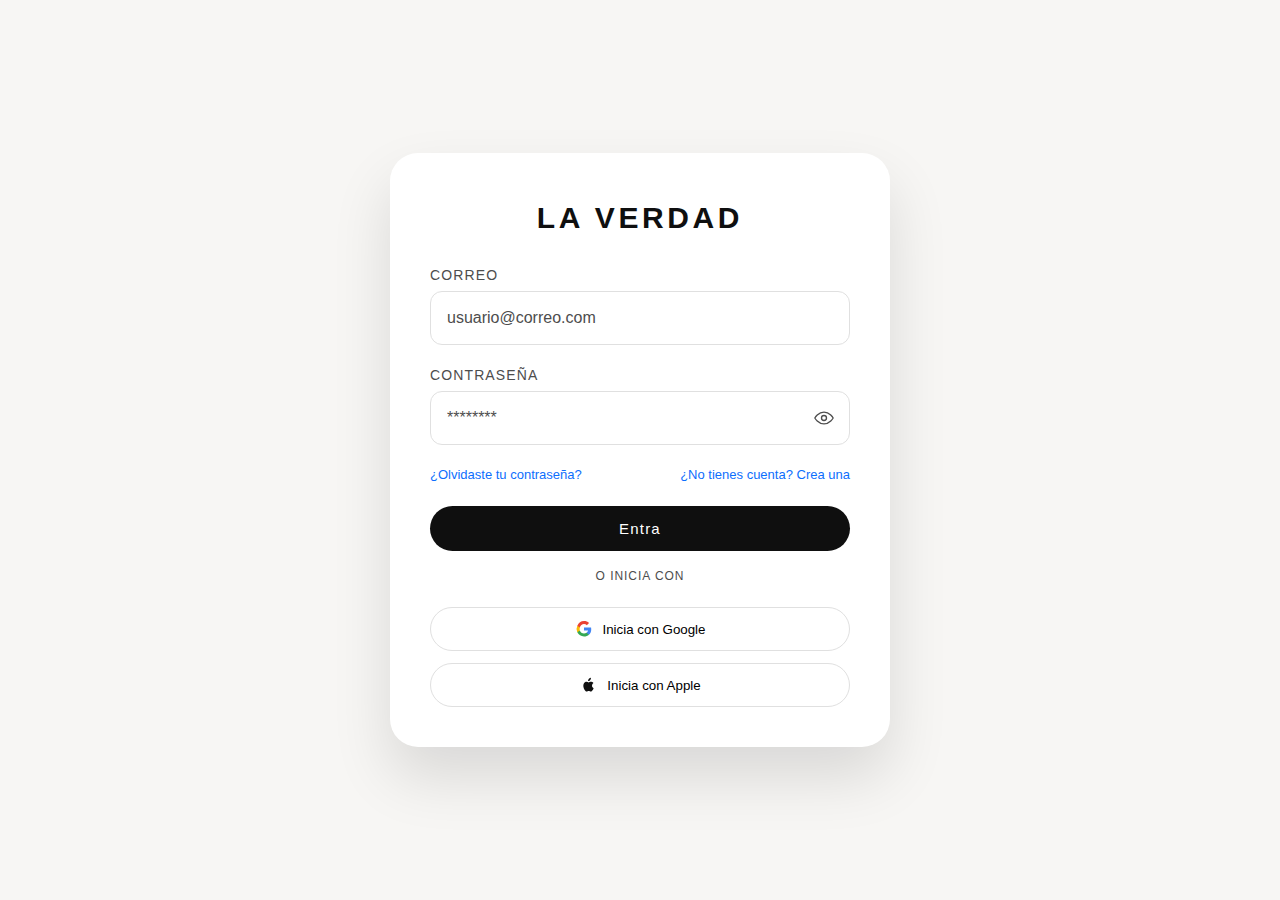
<file: biblioteca.html>
<!DOCTYPE html>
<html lang="es">
<head>
    <meta charset="UTF-8">
    <title>Biblioteca | La Verdad</title>
    <style>
        :root {
            --ink: #0f0f0f;
            --soft: #6a6a6a;
            --border: #e1e1e1;
            --bg: #f8f7f4;
            --accent: #0d6efd;
            --font-base: "Inter", "Roboto", Arial, sans-serif;
        }

        * {
            box-sizing: border-box;
        }

        body {
            margin: 0;
            font-family: var(--font-base);
            background: var(--bg);
            color: var(--ink);
        }

        input[type="text"],
        input[type="email"],
        input[type="search"],
        input[type="password"],
        input[type="tel"],
        input[type="url"],
        input[type="number"],
        textarea {
            font-family: var(--font-base);
            font-size: 16px;
            font-weight: 400;
            line-height: 1.5;
            color: var(--ink);
            padding: 12px 16px;
            border: 1px solid var(--border);
            border-radius: 12px;
            background: #fff;
            transition: border-color 0.2s ease, box-shadow 0.2s ease;
        }

        input[type="text"]:focus,
        input[type="email"]:focus,
        input[type="search"]:focus,
        input[type="password"]:focus,
        input[type="tel"]:focus,
        input[type="url"]:focus,
        input[type="number"]:focus,
        textarea:focus {
            outline: none;
            border-color: var(--ink);
            box-shadow: 0 0 0 2px rgba(15, 15, 15, 0.08);
        }

        input::placeholder,
        textarea::placeholder {
            font-family: inherit;
            font-size: 16px;
            font-weight: 400;
            line-height: 1.5;
            color: var(--soft, #6a6a6a);
            opacity: 1;
        }

        .library-shell {
            max-width: 1100px;
            margin: 0 auto;
            padding: 40px 20px 80px;
        }

        header {
            display: flex;
            justify-content: space-between;
            align-items: center;
            gap: 20px;
            margin-bottom: 30px;
        }

        .wordmark {
            font-family: var(--font-base);
            font-size: 30px;
            text-transform: uppercase;
            letter-spacing: 0.1em;
            text-decoration: none;
            color: inherit;
        }

        .back-link {
            color: var(--soft);
            text-decoration: none;
            font-size: 14px;
            letter-spacing: 0.08em;
            text-transform: uppercase;
        }

        h1 {
            margin: 0 0 26px;
            font-size: clamp(30px, 5vw, 40px);
        }

        .library-grid {
            display: grid;
            gap: 24px;
        }

        .library-card {
            background: #fff;
            border-radius: 24px;
            padding: 28px;
            box-shadow: 0 20px 40px rgba(0,0,0,0.08);
        }

        .library-card h2 {
            margin: 0 0 12px;
            text-transform: uppercase;
            letter-spacing: 0.08em;
            font-size: 16px;
        }

        .library-empty {
            border: 2px dashed var(--border);
            border-radius: 18px;
            padding: 24px;
            text-align: center;
            color: var(--soft);
            font-size: 15px;
        }

        .library-list {
            list-style: none;
            margin: 0;
            padding: 0;
            display: flex;
            flex-direction: column;
            gap: 16px;
        }

        .library-item {
            border: 1px solid var(--border);
            border-radius: 18px;
            padding: 16px 18px;
            display: flex;
            justify-content: space-between;
            align-items: center;
            gap: 14px;
        }

        .item-text strong {
            display: block;
            margin-bottom: 4px;
        }

        .item-text small,
        .item-text p {
            margin: 0;
            color: var(--soft);
            font-size: 13px;
        }

        .item-text p {
            font-size: 14px;
            line-height: 1.4;
        }

        .item-actions {
            display: flex;
            gap: 8px;
            flex-wrap: wrap;
        }

        .item-actions a,
        .item-actions button {
            border-radius: 999px;
            border: 1px solid var(--border);
            padding: 8px 14px;
            font-size: 13px;
            background: #fff;
            color: inherit;
            cursor: pointer;
            text-decoration: none;
        }

        .item-actions button {
            background: transparent;
        }

        @media (max-width: 768px) {
            .library-item {
                flex-direction: column;
                align-items: flex-start;
            }

            .item-actions {
                width: 100%;
            }
        }
    </style>
    <link rel="stylesheet" href="accessibility.css">
</head>
<body>
    <div class="library-shell">
        <header>
            <a class="wordmark" href="archivp.html">La Verdad</a>
            <a class="back-link" href="perfil.html">&#8592; Volver al perfil</a>
        </header>
        <h1>Tu biblioteca</h1>
        <div class="library-grid">
            <section class="library-card">
                <h2>Noticias guardadas</h2>
                <p class="library-empty" data-news-empty>Guarda noticias para leerlas más tarde.</p>
                <ul class="library-list" data-news-list></ul>
            </section>
            <section class="library-card">
                <h2>Post guardados</h2>
                <p class="library-empty" data-posts-empty>Aquí aparecerán los post del foro que guardes.</p>
                <ul class="library-list" data-posts-list></ul>
            </section>
        </div>
    </div>

    <div class="accessibility-dock" data-access-dock>
        <button class="dock-handle" type="button" aria-label="Ocultar opciones de accesibilidad" data-dock-toggle>&gt;</button>
        <button class="accessibility-fab" type="button" aria-label="Opciones de accesibilidad" aria-expanded="false">
            <span class="sr-only">Accesibilidad</span>
            <span class="wheelchair-icon">&#9855;</span>
        </button>
    </div>
    <div class="accessibility-panel" aria-hidden="true" data-access-panel>
        <header>
            <h2>Accesibilidad</h2>
            <button class="panel-close" type="button" aria-label="Cerrar panel">&times;</button>
        </header>
        <div class="panel-section">
            <div class="control-row">
                <div class="control-text">
                    <strong>Lectura en Voz Alta</strong>
                    <small>Modo para ciegos</small>
                </div>
                <button class="access-switch" type="button" role="switch" aria-checked="false" data-toggle-class="voice-mode">
                    <span class="switch-thumb"></span>
                </button>
            </div>
            <div class="control-row">
                <div class="control-text">
                    <strong>Alto contraste</strong>
                    <small>Fondo oscuro y texto claro</small>
                </div>
                <button class="access-switch" type="button" role="switch" aria-checked="false" data-toggle-class="high-contrast">
                    <span class="switch-thumb"></span>
                </button>
            </div>
        </div>
        <div class="panel-section">
            <div class="control-row">
                <div class="control-text">
                    <strong>Aumentar tamaño del texto</strong>
                    <small>Define el zoom de lectura</small>
                </div>
                <div class="text-scale-controls">
                    <button type="button" class="text-scale-button" data-scale-step="-0.1" aria-label="Reducir texto">-</button>
                    <span data-text-scale>100%</span>
                    <button type="button" class="text-scale-button" data-scale-step="0.1" aria-label="Aumentar texto">+</button>
                </div>
            </div>
            <div class="control-row">
                <div class="control-text">
                    <strong>Fuente Accesible / Disléxica</strong>
                    <small>Elige la tipografía</small>
                </div>
                <div class="font-picker" role="radiogroup" aria-label="Opciones de fuente accesible">
                    <button type="button" class="font-choice" role="radio" aria-checked="true" data-font-class="font-accessible">Accesible</button>
                    <button type="button" class="font-choice" role="radio" aria-checked="false" data-font-class="font-dyslexic">Disléxica</button>
                </div>
            </div>
        </div>
        <div class="panel-section">
            <div class="control-row">
                <div class="control-text">
                    <strong>Subrayar y resaltar enlaces</strong>
                    <small>Ayuda a detectar destinos clicables</small>
                </div>
                <button class="access-switch" type="button" role="switch" aria-checked="false" data-toggle-class="links-highlight">
                    <span class="switch-thumb"></span>
                </button>
            </div>
            <div class="control-row">
                <div class="control-text">
                    <strong>Desactivar animaciones</strong>
                    <small>Elimina transiciones activas</small>
                </div>
                <button class="access-switch" type="button" role="switch" aria-checked="false" data-toggle-class="animations-off">
                    <span class="switch-thumb"></span>
                </button>
            </div>
        </div>
    </div>

    <script src="header.js"></script>
    <script>
        const newsListEl = document.querySelector("[data-news-list]");
        const newsEmptyEl = document.querySelector("[data-news-empty]");
        const postsListEl = document.querySelector("[data-posts-list]");
        const postsEmptyEl = document.querySelector("[data-posts-empty]");
        const savedNewsKey = "laVerdadSavedNews";
        const savedPostsKey = "laVerdadSavedPosts";

        const requireUser = () => {
            const user = localStorage.getItem("laVerdadUser");
            if (!user) {
                window.location.href = "login.html";
                return false;
            }
            return true;
        };

        const readStorage = (key) => {
            try {
                return JSON.parse(localStorage.getItem(key)) || [];
            } catch {
                return [];
            }
        };

        const writeStorage = (key, value) => {
            localStorage.setItem(key, JSON.stringify(value));
        };

        const escapeHtml = (value) =>
            value
                .replace(/&/g, "&amp;")
                .replace(/</g, "&lt;")
                .replace(/>/g, "&gt;")
                .replace(/\"/g, "&quot;")
                .replace(/'/g, "&#39;");

        const renderNews = () => {
            const items = readStorage(savedNewsKey);
            if (!items.length) {
                newsEmptyEl.style.display = "block";
                newsListEl.innerHTML = "";
                return;
            }
            newsEmptyEl.style.display = "none";
            const fragment = document.createDocumentFragment();
            items.forEach((item) => {
                const li = document.createElement("li");
                li.className = "library-item";
                li.dataset.newsId = item.id;
                const savedLabel = item.savedAt
                    ? new Date(item.savedAt).toLocaleDateString("es-ES", { month: "short", day: "numeric" })
                    : "";
                li.innerHTML = `
                    <div class="item-text">
                        <strong>${escapeHtml(item.title)}</strong>
                        <small>${escapeHtml(item.category || "")} ${savedLabel ? "&middot; " + savedLabel : ""}</small>
                    </div>
                    <div class="item-actions">
                        <a href="${escapeHtml(item.link || "#")}">Ver</a>
                        <button type="button" data-remove-news="${escapeHtml(item.id)}">Eliminar</button>
                    </div>
                `;
                fragment.appendChild(li);
            });
            newsListEl.innerHTML = "";
            newsListEl.appendChild(fragment);
        };

        const renderPosts = () => {
            const items = readStorage(savedPostsKey);
            if (!items.length) {
                postsEmptyEl.style.display = "block";
                postsListEl.innerHTML = "";
                return;
            }
            postsEmptyEl.style.display = "none";
            const fragment = document.createDocumentFragment();
            items.forEach((item) => {
                const li = document.createElement("li");
                li.className = "library-item";
                li.dataset.savedPost = item.id;
                const savedLabel = item.savedAt
                    ? new Date(item.savedAt).toLocaleDateString("es-ES", { month: "short", day: "numeric" })
                    : "";
                li.innerHTML = `
                    <div class="item-text">
                        <strong>${escapeHtml(item.author || "Foro La Verdad")}</strong>
                        <p>${escapeHtml(item.excerpt || "")}</p>
                        <small>${savedLabel ? "Guardado el " + savedLabel : ""}</small>
                    </div>
                    <div class="item-actions">
                        <button type="button" data-remove-post="${escapeHtml(item.id)}">Eliminar</button>
                    </div>
                `;
                fragment.appendChild(li);
            });
            postsListEl.innerHTML = "";
            postsListEl.appendChild(fragment);
        };

        document.addEventListener("click", (event) => {
            const newsBtn = event.target.closest("[data-remove-news]");
            if (newsBtn) {
                const id = newsBtn.dataset.removeNews;
                const updated = readStorage(savedNewsKey).filter((item) => item.id !== id);
                writeStorage(savedNewsKey, updated);
                renderNews();
                return;
            }
            const postBtn = event.target.closest("[data-remove-post]");
            if (postBtn) {
                const id = postBtn.dataset.removePost;
                const updated = readStorage(savedPostsKey).filter((item) => String(item.id) !== String(id));
                writeStorage(savedPostsKey, updated);
                renderPosts();
            }
        });

        if (requireUser()) {
            renderNews();
            renderPosts();
        }
    </script>
    <script src="accessibility.js"></script>
</body>
</html>
</file>
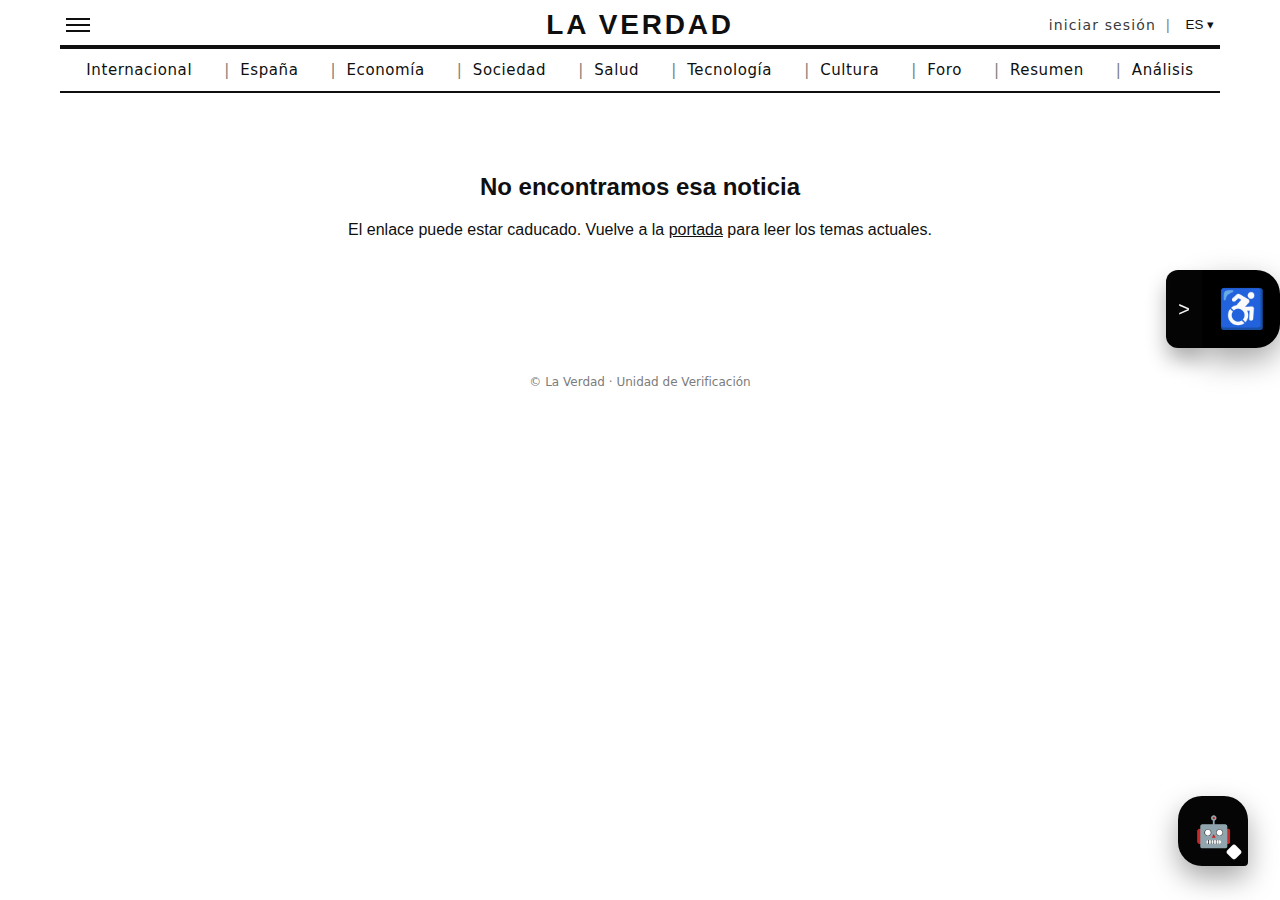
<file: detalle.html>
﻿<!DOCTYPE html>
<html lang="es">
<head>
    <meta charset="UTF-8">
    <title>Detalle de noticia | La Verdad</title>
    <style>
        :root {
            --ink: #0f0f0f;
            --soft-ink: #3a3a3a;
            --muted: #7c7c7c;
            --border: #dcdcdc;
            --accent: #f1b500;
            --text-scale: 1;
            --font-base: "Inter", "Roboto", Arial, sans-serif;
        }

        * {
            box-sizing: border-box;
        }

        [hidden] {
            display: none !important;
        }

        body {
            margin: 0;
            font-family: var(--font-base);
            background: #fff;
            color: var(--ink);
            font-size: calc(16px * var(--text-scale));
        }

        input[type="text"],
        input[type="email"],
        input[type="search"],
        input[type="password"],
        input[type="tel"],
        input[type="url"],
        input[type="number"],
        textarea {
            font-family: var(--font-base);
            font-size: 16px;
            font-weight: 400;
            line-height: 1.5;
            color: var(--ink);
            padding: 12px 16px;
            border: 1px solid var(--border);
            border-radius: 12px;
            background: #fff;
            transition: border-color 0.2s ease, box-shadow 0.2s ease;
        }

        input[type="text"]:focus,
        input[type="email"]:focus,
        input[type="search"]:focus,
        input[type="password"]:focus,
        input[type="tel"]:focus,
        input[type="url"]:focus,
        input[type="number"]:focus,
        textarea:focus {
            outline: none;
            border-color: var(--ink);
            box-shadow: 0 0 0 2px rgba(15, 15, 15, 0.08);
        }

        input::placeholder,
        textarea::placeholder {
            font-family: inherit;
            font-size: 16px;
            font-weight: 400;
            line-height: 1.5;
            color: var(--soft-ink, #3a3a3a);
            opacity: 1;
        }

        .header-shell {
            max-width: 1200px;
            margin: 0 auto;
            padding: 0 20px;
        }

        .site-header {
            display: flex;
            align-items: center;
            justify-content: space-between;
            border-bottom: 2px solid var(--ink);
            padding: 16px 0 12px;
            position: relative;
        }

        .menu-toggle {
            border: none;
            background: none;
            display: flex;
            flex-direction: column;
            gap: 4px;
            cursor: pointer;
        }

        .menu-toggle span {
            width: 24px;
            height: 2px;
            background: var(--ink);
        }

        .wordmark {
            font-family: var(--font-base);
            font-size: 28px;
            letter-spacing: 0.1em;
            text-transform: uppercase;
            font-weight: 700;
            position: absolute;
            left: 50%;
            transform: translateX(-50%);
            color: inherit;
            text-decoration: none;
        }

        .wordmark a {
            color: inherit;
            text-decoration: none;
        }

        .top-actions {
            display: flex;
            align-items: center;
            gap: 10px;
            font-family: var(--font-base);
            font-size: 14px;
        }

        .login-link {
            text-decoration: none;
            color: var(--soft-ink);
        }

        .top-divider {
            color: var(--muted);
        }

        .language-selector {
            position: relative;
        }

        .language-toggle {
            border: none;
            background: none;
            cursor: pointer;
            color: var(--ink);
            font-family: var(--font-base);
        }

        .language-menu {
            position: absolute;
            right: 0;
            top: calc(100% + 8px);
            background: #fff;
            border: 1px solid var(--border);
            border-radius: 12px;
            padding: 8px;
            display: none;
            min-width: 140px;
            box-shadow: 0 12px 30px rgba(0,0,0,0.12);
            list-style: none;
            margin: 0;
        }

        .language-menu.open {
            display: block;
        }

        .language-menu button {
            width: 100%;
            border: none;
            background: none;
            text-align: left;
            padding: 6px 8px;
            display: flex;
            justify-content: space-between;
            align-items: center;
            font-family: "Inter", system-ui, sans-serif;
            cursor: pointer;
        }

        .user-pill {
            display: none;
            align-items: center;
            gap: 6px;
            font-size: 14px;
            letter-spacing: 0.08em;
            text-transform: capitalize;
            color: var(--soft-ink);
            text-decoration: none;
            cursor: pointer;
        }

        .user-pill svg {
            width: 16px;
            height: 16px;
        }

        .tools-menu {
            position: relative;
        }

        .tools-toggle {
            border: none;
            background: transparent;
            font-family: "Inter", system-ui, sans-serif;
            font-size: 15px;
            letter-spacing: 0.04em;
            padding: 6px 0;
            cursor: pointer;
        }

        .tools-menu.is-open .tools-panel {
            opacity: 1;
            transform: translateY(0);
            pointer-events: auto;
        }

        .tools-panel {
            position: absolute;
            top: calc(100% + 10px);
            left: 50%;
            transform: translate(-50%, -6px);
            background: #111;
            color: #fff;
            border-radius: 18px;
            padding: 14px;
            min-width: 240px;
            opacity: 0;
            pointer-events: none;
            transition: opacity 0.2s ease, transform 0.2s ease;
            box-shadow: 0 20px 40px rgba(0,0,0,0.35);
            z-index: 10;
        }

        .tool-option {
            display: block;
            text-decoration: none;
            color: inherit;
            padding: 10px;
            border-radius: 12px;
        }

        .tool-option + .tool-option {
            margin-top: 8px;
        }

        .tool-option strong {
            display: block;
            font-size: 14px;
            letter-spacing: 0.08em;
            text-transform: uppercase;
        }

        .tool-option span {
            font-size: 13px;
            color: rgba(255,255,255,0.7);
        }

        .nav-overlay {
            position: fixed;
            inset: 0;
            background: rgba(0, 0, 0, 0.6);
            display: flex;
            justify-content: flex-start;
            opacity: 0;
            pointer-events: none;
            transition: opacity 0.25s ease;
            z-index: 40;
        }

        .nav-overlay.is-visible {
            opacity: 1;
            pointer-events: auto;
        }

        .nav-drawer {
            width: min(420px, 90vw);
            background: #050505;
            color: #f4f4f4;
            height: 100%;
            padding: 28px 30px 60px;
            transform: translateX(-20px);
            transition: transform 0.25s ease;
            overflow-y: auto;
        }

        .nav-overlay.is-visible .nav-drawer {
            transform: translateX(0);
        }

        .drawer-top {
            display: flex;
            justify-content: flex-end;
        }

        .drawer-close {
            border: none;
            background: transparent;
            color: #f4f4f4;
            font-size: 28px;
            cursor: pointer;
            margin-bottom: 20px;
        }

        .drawer-section + .drawer-section {
            border-top: 1px solid rgba(255, 255, 255, 0.12);
            margin-top: 24px;
            padding-top: 24px;
        }

        .drawer-section h3 {
            font-family: "Inter", system-ui, sans-serif;
            font-size: 14px;
            letter-spacing: 0.12em;
            text-transform: uppercase;
            color: rgba(255, 255, 255, 0.7);
            margin: 0 0 14px;
        }

        .drawer-search {
            display: flex;
            align-items: center;
            gap: 10px;
            border: 1px solid rgba(255, 255, 255, 0.25);
            border-radius: 999px;
            padding: 0 12px;
        }

        .drawer-search input {
            flex: 1;
            border: none;
            background: transparent;
            color: #fff;
            font-size: 15px;
            padding: 10px 0;
            font-family: "Inter", system-ui, sans-serif;
        }

        .drawer-search input::placeholder {
            color: rgba(255, 255, 255, 0.5);
        }

        .nav-drawer .mic-button {
            border: none;
            background: transparent;
            color: #f4f4f4;
            cursor: pointer;
            display: flex;
            align-items: center;
            justify-content: center;
        }

        .nav-drawer .mic-button svg {
            width: 20px;
            height: 20px;
        }

        .drawer-list {
            list-style: none;
            margin: 0;
            padding: 0;
            display: flex;
            flex-direction: column;
            gap: 10px;
        }

        .drawer-list a,
        .drawer-list button {
            color: #f4f4f4;
            text-decoration: none;
            font-family: "Inter", system-ui, sans-serif;
            font-size: 16px;
            letter-spacing: 0.04em;
            background: transparent;
            border: none;
            text-align: left;
            cursor: pointer;
        }

        .drawer-list button:hover,
        .drawer-list a:hover {
            text-decoration: underline;
        }

        .drawer-actions {
            display: flex;
            gap: 12px;
        }

        .drawer-actions-user {
            flex-direction: column;
        }

        .drawer-logout {
            background: #d93025;
            border: 1px solid #d93025;
            color: #fff;
            text-transform: uppercase;
            letter-spacing: 0.08em;
            cursor: pointer;
        }

        .drawer-logout:hover {
            background: #b0251c;
            border-color: #b0251c;
        }

        .drawer-user-pill {
            display: flex;
            flex-direction: row;
            align-items: center;
            text-decoration: none;
            color: inherit;
            border: 1px solid rgba(255, 255, 255, 0.35);
            border-radius: 18px;
            padding: 10px 16px;
            gap: 10px;
            font-family: "Inter", system-ui, sans-serif;
        }

        .drawer-user-pill svg {
            width: 28px;
            height: 28px;
        }

        .drawer-user-pill span {
            font-size: 16px;
            letter-spacing: 0.06em;
        }

        .chip-link {
            flex: 1;
            border: 1px solid rgba(255, 255, 255, 0.35);
            border-radius: 999px;
            padding: 10px 14px;
            font-family: "Inter", system-ui, sans-serif;
            font-size: 14px;
            text-align: center;
            text-decoration: none;
            color: inherit;
        }

        .drawer-actions a:hover {
            background: rgba(255, 255, 255, 0.08);
        }

        .social-icons {
            display: flex;
            gap: 12px;
        }

        .social-icon {
            width: 36px;
            height: 36px;
            border-radius: 50%;
            border: 1px solid rgba(255, 255, 255, 0.4);
            display: flex;
            align-items: center;
            justify-content: center;
            text-decoration: none;
            color: inherit;
        }

        .social-icon svg {
            width: 18px;
            height: 18px;
        }

        .section-nav {
            border-bottom: 2px solid var(--ink);
            border-top: 2px solid var(--ink);
        }

        .section-nav ul {
            display: flex;
            flex-wrap: wrap;
            justify-content: center;
            align-items: center;
            gap: 32px;
            list-style: none;
            margin: 0;
            padding: 12px 0;
            font-family: "Inter", system-ui, sans-serif;
        }

        .section-nav li {
            display: flex;
            align-items: center;
            font-size: 15px;
            position: relative;
        }

        .section-nav li + li {
            padding-left: 16px;
        }

        .section-nav li + li::before {
            content: "|";
            position: absolute;
            left: 0;
            top: 50%;
            transform: translateY(-50%);
            color: var(--muted);
        }

        .section-nav a {
            color: var(--ink);
            text-decoration: none;
            letter-spacing: 0.04em;
        }

        .nav-tooltip {
            position: relative;
        }

        .nav-tooltip::after {
            content: attr(data-tip);
            position: absolute;
            left: 50%;
            transform: translateX(-50%);
            top: 100%;
            margin-top: 8px;
            background: #111;
            color: #fff;
            font-size: 12px;
            padding: 6px 10px;
            border-radius: 12px;
            white-space: nowrap;
            opacity: 0;
            pointer-events: none;
            transition: opacity 0.15s ease;
            z-index: 5;
        }

        .nav-tooltip:hover::after {
            opacity: 1;
        }

        .auth-modal {
            position: fixed;
            inset: 0;
            background: rgba(0, 0, 0, 0.45);
            display: flex;
            align-items: center;
            justify-content: center;
            padding: 20px;
            opacity: 0;
            pointer-events: none;
            transition: opacity 0.25s ease;
            z-index: 120;
        }

        .auth-modal.is-visible {
            opacity: 1;
            pointer-events: auto;
        }

        .auth-modal-card {
            background: #fff;
            border-radius: 32px;
            padding: 36px 40px;
            text-align: center;
            max-width: 420px;
            width: 100%;
            box-shadow: 0 25px 60px rgba(0, 0, 0, 0.18);
        }

        .auth-modal-card h3 {
            margin: 0 0 12px;
            font-size: 24px;
        }

        .auth-modal-card p {
            margin: 0 0 24px;
            color: var(--muted);
            font-family: "Inter", system-ui, sans-serif;
        }

        .auth-modal-actions {
            display: flex;
            flex-direction: column;
            gap: 12px;
        }

        .auth-modal-actions .primary {
            border: none;
            border-radius: 999px;
            padding: 12px 0;
            font-size: 14px;
            text-transform: uppercase;
            letter-spacing: 0.12em;
            background: var(--ink);
            color: #fff;
            text-decoration: none;
        }

        .auth-modal-actions button {
            border-radius: 999px;
            border: 1px solid var(--ink);
            padding: 12px 0;
            font-size: 14px;
            text-transform: uppercase;
            letter-spacing: 0.12em;
            background: transparent;
            cursor: pointer;
        }

        [data-journalist-link] {
            display: none;
        }

        body.is-journalist [data-journalist-link] {
            display: list-item;
        }

        .sr-only {
            position: absolute;
            width: 1px;
            height: 1px;
            padding: 0;
            margin: -1px;
            overflow: hidden;
            clip: rect(0, 0, 0, 0);
            white-space: nowrap;
            border: 0;
        }

        .page-shell {
            max-width: 900px;
            margin: 0 auto;
            padding: 0 24px 60px;
        }

        .login-link,
        .back-link {
            font-family: "Inter", system-ui, sans-serif;
            font-size: 14px;
            letter-spacing: 0.08em;
            text-transform: lowercase;
            color: var(--soft-ink);
            text-decoration: none;
        }

        .detail-actions {
            font-family: "Inter", system-ui, sans-serif;
            display: flex;
            align-items: center;
            gap: 10px;
        }

        .user-pill {
            display: none;
            align-items: center;
            gap: 6px;
            font-size: 14px;
            letter-spacing: 0.08em;
            text-transform: capitalize;
            color: var(--soft-ink);
            text-decoration: none;
            cursor: pointer;
        }

        .user-pill svg {
            width: 16px;
            height: 16px;
        }

        .article-hero {
            padding-top: 32px;
        }

        .crumb {
            font-family: "Inter", system-ui, sans-serif;
            font-size: 12px;
            letter-spacing: 0.12em;
            text-transform: uppercase;
            color: var(--muted);
            margin-bottom: 12px;
        }

        .crumb a {
            color: inherit;
            text-decoration: none;
        }

        .article-hero h1 {
            font-size: 40px;
            margin: 0 0 12px;
            line-height: 1.2;
        }

        .article-actions {
            display: flex;
            align-items: center;
            gap: 12px;
            margin: 10px 0 24px;
        }

        .save-article-button {
            border: 1px solid var(--ink);
            border-radius: 999px;
            padding: 10px 18px;
            background: transparent;
            font-weight: 600;
            cursor: pointer;
        }

        .save-article-button.is-active {
            background: var(--ink);
            color: #fff;
        }

        .meta {
            font-family: "Inter", system-ui, sans-serif;
            font-size: 14px;
            color: var(--muted);
            margin-bottom: 18px;
        }

        .ai-note {
            border: 1px solid var(--border);
            border-left: 4px solid var(--accent);
            padding: 18px 20px;
            font-family: "Inter", system-ui, sans-serif;
            background: #fffaf2;
            margin-bottom: 32px;
        }

        .ai-note strong {
            display: block;
            font-size: 14px;
            letter-spacing: 0.08em;
            text-transform: uppercase;
            margin-bottom: 8px;
        }

        body.high-contrast {
            background: #050505;
            color: #f4f4f4;
        }

        body.high-contrast header.top-bar {
            border-color: #f4f4f4;
        }

        body.high-contrast .ai-note {
            background: #101010;
            border-color: rgba(255, 255, 255, 0.4);
        }

        .article-body p {
            font-size: 18px;
            line-height: 1.7;
            color: var(--soft-ink);
            margin-bottom: 18px;
        }

        body.high-contrast .article-body p {
            color: #ededed;
        }

        .story-source {
            font-family: "Inter", system-ui, sans-serif;
            font-weight: 600;
            letter-spacing: 0.08em;
            text-transform: uppercase;
            margin-bottom: 8px;
        }

        .truth-pill {
            display: inline-flex;
            align-items: center;
            gap: 6px;
            padding: 4px 12px;
            border-radius: 999px;
            border: 1px solid currentColor;
            font-size: 11px;
            letter-spacing: 0.08em;
            text-transform: uppercase;
        }

        .truth-pill::before {
            content: "";
            width: 10px;
            height: 10px;
            border-radius: 50%;
            background: currentColor;
        }

        .truth-pill[data-level="bajo"] {
            color: #c91f37;
        }

        .truth-pill[data-level="medio"] {
            color: #c58600;
        }

        .truth-pill[data-level="alto"] {
            color: #0f8a46;
        }

        .detail-veracity {
            margin-top: 40px;
            border-top: 2px solid var(--ink);
            padding-top: 20px;
        }

        .detail-veracity p {
            font-family: "Inter", system-ui, sans-serif;
            font-size: 14px;
            color: var(--soft-ink);
            margin: 10px 0 0;
            line-height: 1.6;
        }

        body.high-contrast .detail-veracity {
            border-color: #f4f4f4;
        }

        body.high-contrast .detail-veracity p {
            color: #e5e5e5;
        }

        .sources-list {
            margin-top: 8px;
            font-size: 13px;
            color: var(--muted);
        }

        .not-found {
            padding: 60px 0;
            text-align: center;
        }

        .not-found a {
            color: var(--ink);
        }

        footer {
            margin-top: 60px;
            font-family: "Inter", system-ui, sans-serif;
            font-size: 12px;
            color: var(--muted);
            text-align: center;
        }

        .chat-dock {
            position: fixed;
            right: 32px;
            bottom: 34px;
            display: flex;
            align-items: flex-end;
            gap: 12px;
            z-index: 26;
        }

        .chat-bubble {
            width: 70px;
            height: 70px;
            border-radius: 24px 24px 4px 24px;
            border: none;
            background: #050505;
            color: #fff;
            display: flex;
            align-items: center;
            justify-content: center;
            position: relative;
            cursor: pointer;
            box-shadow: 0 12px 28px rgba(0, 0, 0, 0.35);
            transition: transform 0.2s ease, opacity 0.2s ease;
        }

        .chat-bubble::after {
            content: "";
            position: absolute;
            bottom: 8px;
            right: 8px;
            width: 12px;
            height: 12px;
            border-radius: 3px;
            background: currentColor;
            transform: rotate(45deg);
        }

        .chat-avatar {
            font-size: 30px;
        }

        .chat-bubble.is-hidden {
            opacity: 0;
            pointer-events: none;
        }

        .chat-panel {
            width: 320px;
            background: #fff;
            color: var(--ink);
            border-radius: 22px;
            box-shadow: 0 20px 40px rgba(0, 0, 0, 0.35);
            padding: 18px;
            position: fixed;
            right: 32px;
            bottom: 115px;
            opacity: 0;
            transform: translateY(20px);
            pointer-events: none;
            transition: opacity 0.2s ease, transform 0.2s ease;
        }

        .chat-panel.is-visible {
            opacity: 1;
            transform: translateY(0);
            pointer-events: auto;
        }

        .chat-panel header {
            display: flex;
            align-items: center;
            justify-content: space-between;
            margin-bottom: 12px;
        }

        .chat-panel h3 {
            margin: 0;
            font-size: 16px;
            letter-spacing: 0.12em;
            text-transform: uppercase;
        }

        .chat-close {
            border: none;
            background: transparent;
            font-size: 22px;
            color: inherit;
            cursor: pointer;
        }

        .chat-messages {
            max-height: 220px;
            overflow-y: auto;
            padding: 12px;
            border: 1px solid var(--border);
            border-radius: 12px;
            margin-bottom: 12px;
            font-family: "Inter", system-ui, sans-serif;
            font-size: 14px;
            color: var(--soft-ink);
            background: #fafafa;
        }

        .chat-message {
            margin-bottom: 10px;
            line-height: 1.4;
        }

        .chat-message.user {
            font-weight: 600;
            color: var(--ink);
        }

        .chat-message.bot {
            color: var(--soft-ink);
        }

        .chat-input {
            display: flex;
            align-items: center;
            gap: 8px;
            border: 1px solid var(--border);
            border-radius: 12px;
            padding: 8px;
            background: #fff;
        }

        .chat-input textarea {
            flex: 1;
            border: none;
            resize: none;
            min-height: 48px;
            font-family: "Inter", system-ui, sans-serif;
            font-size: 14px;
            outline: none;
        }

        .chat-mic,
        .chat-send {
            width: 36px;
            height: 36px;
            border-radius: 50%;
            border: 1px solid var(--border);
            background: transparent;
            color: var(--soft-ink);
            cursor: pointer;
            display: flex;
            align-items: center;
            justify-content: center;
            transition: background 0.2s ease, color 0.2s ease, border 0.2s ease;
        }

        .chat-send:disabled {
            opacity: 0.4;
            cursor: default;
        }

        .chat-send.is-active {
            background: var(--ink);
            color: #fff;
            border-color: var(--ink);
        }

        @media (max-width: 700px) {
            .chat-panel {
                right: 12px;
                left: 12px;
                width: auto;
            }

            .chat-dock {
                right: 12px;
            }
        }
    </style>
    <link rel="stylesheet" href="accessibility.css">
</head>
<body data-page-context="esta p&aacute;gina de La Verdad">
    <div class="header-shell">
        <header class="site-header" data-global-header>
            <button class="menu-toggle" type="button" aria-label="Abrir menú principal">
                <span></span>
                <span></span>
                <span></span>
            </button>
            <div class="wordmark"><a href="archivp.html">La Verdad</a></div>
            <div class="top-actions" data-user-area>
                <a class="login-link" href="login.html" data-login-link>iniciar sesión</a>
                <a class="user-pill" data-user-pill href="perfil.html" aria-label="Abrir perfil"></a>
                <span class="top-divider" aria-hidden="true" data-top-divider>|</span>
                <div class="language-selector" data-language>
                    <button class="language-toggle" type="button" aria-haspopup="listbox" aria-expanded="false">
                        <span data-current-lang>ES</span>
                        <span aria-hidden="true">&#x25BE;</span>
                    </button>
                    <ul class="language-menu" role="listbox" data-language-menu>
                        <li><button type="button" data-lang-option="ES"><strong>ES</strong><span>Español</span></button></li>
                        <li><button type="button" data-lang-option="EN"><strong>EN</strong><span>English</span></button></li>
                        <li><button type="button" data-lang-option="PT"><strong>PT</strong><span>Portugués</span></button></li>
                        <li><button type="button" data-lang-option="FR"><strong>FR</strong><span>Français</span></button></li>
                    </ul>
                </div>
            </div>
        </header>
        <nav class="section-nav">
            <ul>
                <li><a href="archivp.html#internacional" class="nav-tooltip" data-tip="Cobertura global de pol&iacute;tica y econom&iacute;a.">Internacional</a></li>
                <li><a href="archivp.html#espana" class="nav-tooltip" data-tip="Actualidad nacional explicada con contexto regional.">Espa&ntilde;a</a></li>
                <li><a href="archivp.html#economia" class="nav-tooltip" data-tip="Mercados, empresas y empleo.">Econom&iacute;a</a></li>
                <li><a href="archivp.html#sociedad" class="nav-tooltip" data-tip="Historias humanas, educaci&oacute;n y justicia social.">Sociedad</a></li>
                <li><a href="archivp.html#salud" class="nav-tooltip" data-tip="Sanidad p&uacute;blica y bienestar cotidiano.">Salud</a></li>
                <li><a href="archivp.html#tecnologia" class="nav-tooltip" data-tip="Innovaci&oacute;n, ciencia y tendencias digitales.">Tecnolog&iacute;a</a></li>
                <li><a href="archivp.html#cultura" class="nav-tooltip" data-tip="Artes, literatura y ocio cultural.">Cultura</a></li>
                <li><a href="foro.html" class="nav-tooltip" data-tip="Debates y comunidad de lectores.">Foro</a></li>
                <li><a href="resumen.html" class="nav-tooltip" data-tip="Resumen autom&aacute;tico de cada noticia.">Resumen</a></li>
                <li><a href="analisis.html" class="nav-tooltip" data-tip="Analiza credibilidad, sesgos y tono.">An&aacute;lisis</a></li>
                <li data-journalist-link hidden><a href="redaccion.html" class="nav-tooltip" data-tip="Crea, revisa y prepara tus noticias antes de publicarlas.">Redacci&oacute;n</a></li>
            </ul>
        </nav>
    </div>
    <div class="nav-overlay" data-nav-overlay aria-hidden="true">
        <nav class="nav-drawer" role="dialog" aria-modal="true" aria-labelledby="drawer-title-detalle">
            <div class="drawer-top">
                <button class="drawer-close" type="button" aria-label="Cerrar menú" data-drawer-close>&times;</button>
            </div>
            <div class="drawer-section">
                <h3 id="drawer-title-detalle">Explorar</h3>
                <label class="sr-only" for="drawer-search-input-detalle">Buscar</label>
                <div class="drawer-search">
                    <input type="search" id="drawer-search-input-detalle" placeholder="Buscar en La Verdad">
                    <button class="mic-button" type="button" aria-label="Buscar por voz">
                        <svg viewBox="0 0 24 24" fill="none" stroke="currentColor" stroke-width="1.6" stroke-linecap="round">
                            <path d="M12 4a2.5 2.5 0 0 0-2.5 2.5v5a2.5 2.5 0 0 0 5 0v-5A2.5 2.5 0 0 0 12 4z"></path>
                            <path d="M5 11.5a7 7 0 0 0 14 0"></path>
                            <path d="M12 18v3"></path>
                            <path d="M9 21h6"></path>
                        </svg>
                    </button>
                </div>
            </div>
            
            <div class="drawer-section">
                <h3>Categor&iacute;as</h3>
                <ul class="drawer-list">
                    <li><a href="archivp.html#internacional">Internacional</a></li>
                    <li><a href="archivp.html#espana">Espa&ntilde;a</a></li>
                    <li><a href="archivp.html#economia">Econom&iacute;a</a></li>
                    <li><a href="archivp.html#sociedad">Sociedad</a></li>
                    <li><a href="archivp.html#salud">Salud</a></li>
                    <li><a href="archivp.html#tecnologia">Tecnolog&iacute;a</a></li>
                    <li><a href="archivp.html#cultura">Cultura</a></li>
                    <li><a href="foro.html">Foro</a></li>
                    <li><a href="resumen.html">Resumen</a></li>
                    <li><a href="analisis.html">An&aacute;lisis</a></li>
                    <li data-journalist-link hidden><a href="redaccion.html">Redacci&oacute;n</a></li>
                </ul>
            </div>

            <div class="drawer-section">
                <h3>Accesibilidad</h3>
                <ul class="drawer-list">
                    <li><button type="button" data-open-access-panel>Preferencias visuales</button></li>
                    <li><button type="button" data-open-access-panel>Lectura asistida</button></li>
                    <li><button type="button" data-open-access-panel>Controles de interacción</button></li>
                </ul>
            </div>
            
            <div class="drawer-section">
                <h3>&Aacute;rea de usuario</h3>
                <div class="drawer-actions" data-drawer-guest>
                    <a class="chip-link" href="login.html" data-drawer-login>Iniciar sesi&oacute;n</a>
                    <a class="chip-link" href="signup.html" data-drawer-register>Registrarse</a>
                </div>
                <div class="drawer-actions drawer-actions-user" data-drawer-user style="display:none;">
                    <a class="chip-link drawer-user-pill" href="perfil.html" data-drawer-userlink>
                        <svg viewBox="0 0 24 24" fill="none" stroke="currentColor" stroke-width="1.6" stroke-linecap="round">
                            <circle cx="12" cy="8" r="4"></circle>
                            <path d="M4 21c1.6-4 4.4-6 8-6s6.4 2 8 6"></path>
                        </svg>
                        <span data-drawer-username>Usuario</span>
                    </a>
                    <button class="chip-link drawer-logout" type="button" data-drawer-logout>Cerrar sesi&oacute;n</button>
                </div>
            </div>

            <div class="drawer-section">
                <h3>Información general</h3>
                <ul class="drawer-list">
                    <li><a href="#">Quiénes somos</a></li>
                    <li><a href="#">Contacto</a></li>
                    <li><a href="#">Ayuda</a></li>
                </ul>
            </div>
            <div class="drawer-section">
                <h3>Redes oficiales</h3>
                <div class="social-icons">
                    <a class="social-icon" href="#" aria-label="Twitter">
                        <svg viewBox="0 0 24 24" fill="currentColor">
                            <path d="M21.5 6.1a6 6 0 0 1-1.7.5 2.8 2.8 0 0 0 1.3-1.6 5.5 5.5 0 0 1-1.9.8A2.8 2.8 0 0 0 12 7.4a7.8 7.8 0 0 1-5.7-2.9 2.8 2.8 0 0 0 .9 3.8 2.7 2.7 0 0 1-1.3-.3 2.8 2.8 0 0 0 2.2 2.7 2.8 2.8 0 0 1-1.3.1 2.8 2.8 0 0 0 2.6 2 5.6 5.6 0 0 1-3.5 1.2 5.8 5.8 0 0 1-.7 0 8 8 0 0 0 12.2-6.8v-.4a5.3 5.3 0 0 0 1.3-1.3z"></path>
                        </svg>
                    </a>
                    <a class="social-icon" href="#" aria-label="Facebook">
                        <svg viewBox="0 0 24 24" fill="currentColor">
                            <path d="M14 9h3V6h-3c-2.2 0-4 1.8-4 4v2H7v3h3v7h3v-7h3l1-3h-4v-2c0-.6.4-1 1-1z"></path>
                        </svg>
                    </a>
                    <a class="social-icon" href="#" aria-label="Instagram">
                        <svg viewBox="0 0 24 24" fill="currentColor">
                            <path d="M7 2h10a5 5 0 0 1 5 5v10a5 5 0 0 1-5 5H7a5 5 0 0 1-5-5V7a5 5 0 0 1 5-5zm0 2a3 3 0 0 0-3 3v10a3 3 0 0 0 3 3h10a3 3 0 0 0 3-3V7a3 3 0 0 0-3-3H7zm5 3.8A4.2 4.2 0 1 1 7.8 12 4.2 4.2 0 0 1 12 7.8zm0 2A2.2 2.2 0 1 0 14.2 12 2.2 2.2 0 0 0 12 9.8zm5-2.1a1.1 1.1 0 1 1-1.1 1.1 1.1 1.1 0 0 1 1.1-1.1z"></path>
                        </svg>
                    </a>
                </div>
            </div>
        </nav>
    </div>
    <div class="page-shell">
        <main>
            <section class="article-hero" data-article>
                <p class="crumb"><a href="archivp.html">Portada</a> / <span data-article-category>Actualidad</span></p>
                <h1 data-article-title>Detalle de noticia</h1>
                <p class="meta" data-article-meta></p>
                <div class="article-actions">
                    <button class="save-article-button" type="button" data-save-article>Guardar noticia</button>
                </div>

                <div class="ai-note">
                    <strong>Resumen generado con IA</strong>
                    <p data-ai-note>
                        Este resumen ha sido preparado por el laboratorio de datos de La Verdad combinando la noticia original y bases verificadas.
                    </p>
                </div>

                <article class="article-body" data-article-body>
                    <p>Cargando...</p>
                </article>

                <div class="detail-veracity">
                    <span class="story-source" data-article-source>Fuente original: -</span>
                    <span class="truth-pill" data-article-truth data-level="medio">Veracidad 0%</span>
                    <p data-article-veracity>
                        La evaluación explica por qué la noticia no es fiable.
                    </p>
                    <p class="sources-list" data-article-sources></p>
                </div>
            </section>

            <section class="not-found" data-not-found hidden>
                <h2>No encontramos esa noticia</h2>
                <p>El enlace puede estar caducado. Vuelve a la <a href="archivp.html">portada</a> para leer los temas actuales.</p>
            </section>
        </main>

        <div class="chat-dock" data-chat-dock>
            <button class="chat-bubble" type="button" aria-label="Abrir chat con la IA" data-chat-toggle>
                <span class="chat-avatar">&#129302;</span>
            </button>
            <section class="chat-panel" aria-hidden="true" data-chat-panel>
                <header>
                    <h3>Asistente IA</h3>
                    <button class="chat-close" type="button" aria-label="Cerrar chat" data-chat-close>&times;</button>
                </header>
                <div class="chat-messages" data-chat-messages>
                    <div class="chat-message bot" data-chat-greeting>
                        Hola, soy Vera, la IA de La Verdad.
                    </div>
                </div>
                <form class="chat-input" data-chat-form>
                    <button class="chat-mic" type="button" aria-label="Activar dictado" data-chat-mic>
                        <svg viewBox="0 0 24 24" fill="none" stroke="currentColor" stroke-width="1.6" stroke-linecap="round">
                            <path d="M12 4a2.5 2.5 0 0 0-2.5 2.5v5a2.5 2.5 0 0 0 5 0v-5A2.5 2.5 0 0 0 12 4z"></path>
                            <path d="M5 11.5a7 7 0 0 0 14 0"></path>
                            <path d="M12 18v3"></path>
                            <path d="M9 21h6"></path>
                        </svg>
                    </button>
                    <label class="sr-only" for="chat-detail-textarea">Escribe tu pregunta</label>
                    <textarea id="chat-detail-textarea" data-chat-input placeholder="Pregúntame sobre esta noticia..."></textarea>
                    <button class="chat-send" type="submit" aria-label="Enviar mensaje" data-chat-send disabled>
                        <svg viewBox="0 0 24 24" fill="none" stroke="currentColor" stroke-width="1.6" stroke-linecap="round">
                            <path d="M3 11l18-8-8 18-2.5-6L3 11z"></path>
                        </svg>
                    </button>
                </form>
            </section>
        </div>

        <footer>
            &copy; La Verdad &middot; Unidad de Verificaci&oacute;n
        </footer>
    </div>


    <div class="auth-modal" data-auth-modal aria-hidden="true">
        <div class="auth-modal-card" role="dialog" aria-modal="true" aria-labelledby="detail-auth-title">
            <h3 id="detail-auth-title">Inicia sesi&oacute;n para guardar</h3>
            <p>Necesitas una cuenta activa para guardar esta noticia y volver a ella cuando quieras.</p>
            <div class="auth-modal-actions">
                <a class="primary" href="login.html" data-auth-login>Iniciar sesi&oacute;n</a>
                <button type="button" data-auth-dismiss>Seguir leyendo</button>
            </div>
        </div>
    </div>


    <div class="accessibility-dock" data-access-dock>
        <button class="dock-handle" type="button" aria-label="Ocultar opciones de accesibilidad" data-dock-toggle>&gt;</button>
        <button class="accessibility-fab" type="button" aria-label="Opciones de accesibilidad" aria-expanded="false">
            <span class="sr-only">Accesibilidad</span>
            <span class="wheelchair-icon">&#9855;</span>
        </button>
    </div>
    <div class="accessibility-panel" aria-hidden="true" data-access-panel>
        <header>
            <h2>Accesibilidad</h2>
            <button class="panel-close" type="button" aria-label="Cerrar panel">&times;</button>
        </header>
        <div class="panel-section">
            <div class="control-row">
                <div class="control-text">
                    <strong>Lectura en Voz Alta</strong>
                    <small>Modo para ciegos</small>
                </div>
                <button class="access-switch" type="button" role="switch" aria-checked="false" data-toggle-class="voice-mode">
                    <span class="switch-thumb"></span>
                </button>
            </div>
            <div class="control-row">
                <div class="control-text">
                    <strong>Alto contraste</strong>
                    <small>Fondo oscuro y texto claro</small>
                </div>
                <button class="access-switch" type="button" role="switch" aria-checked="false" data-toggle-class="high-contrast">
                    <span class="switch-thumb"></span>
                </button>
            </div>
        </div>
        <div class="panel-section">
            <div class="control-row">
                <div class="control-text">
                    <strong>Aumentar tamaño del texto</strong>
                    <small>Define el zoom de lectura</small>
                </div>
                <div class="text-scale-controls">
                    <button type="button" class="text-scale-button" data-scale-step="-0.1" aria-label="Reducir texto">-</button>
                    <span data-text-scale>100%</span>
                    <button type="button" class="text-scale-button" data-scale-step="0.1" aria-label="Aumentar texto">+</button>
                </div>
            </div>
            <div class="control-row">
                <div class="control-text">
                    <strong>Fuente Accesible / Disléxica</strong>
                    <small>Elige la tipografía</small>
                </div>
                <div class="font-picker" role="radiogroup" aria-label="Opciones de fuente accesible">
                    <button type="button" class="font-choice" role="radio" aria-checked="true" data-font-class="font-accessible">Accesible</button>
                    <button type="button" class="font-choice" role="radio" aria-checked="false" data-font-class="font-dyslexic">Disléxica</button>
                </div>
            </div>
        </div>
        <div class="panel-section">
            <div class="control-row">
                <div class="control-text">
                    <strong>Subrayar y resaltar enlaces</strong>
                    <small>Ayuda a detectar destinos clicables</small>
                </div>
                <button class="access-switch" type="button" role="switch" aria-checked="false" data-toggle-class="links-highlight">
                    <span class="switch-thumb"></span>
                </button>
            </div>
            <div class="control-row">
                <div class="control-text">
                    <strong>Desactivar animaciones</strong>
                    <small>Elimina transiciones activas</small>
                </div>
                <button class="access-switch" type="button" role="switch" aria-checked="false" data-toggle-class="animations-off">
                    <span class="switch-thumb"></span>
                </button>
            </div>
        </div>
    </div>

    <script src="header.js"></script>
    <script>
        const userArea = document.querySelector("[data-user-area]");
        const loginLinkEl = document.querySelector("[data-login-link]");
        const chatDock = document.querySelector("[data-chat-dock]");
        const chatToggle = document.querySelector("[data-chat-toggle]");
        const chatPanel = document.querySelector("[data-chat-panel]");
        const chatCloseBtn = document.querySelector("[data-chat-close]");
        const chatMessages = document.querySelector("[data-chat-messages]");
        const chatInput = document.querySelector("[data-chat-input]");
        const chatSendBtn = document.querySelector("[data-chat-send]");
        const chatGreeting = document.querySelector("[data-chat-greeting]");
        const chatForm = document.querySelector("[data-chat-form]");

        const pageContextLabel = () => document.body.dataset.pageContext || document.title;

        const userPillEl = document.querySelector("[data-user-pill]");

        const renderUserState = () => {
            const storedUser = localStorage.getItem("laVerdadUser");
            if (storedUser) {
                userPillEl.innerHTML = `${storedUser} <svg viewBox="0 0 24 24" fill="none" stroke="currentColor" stroke-width="1.6" stroke-linecap="round"><circle cx="12" cy="8" r="4"></circle><path d="M4 21c1.6-4 4.4-6 8-6s6.4 2 8 6"></path></svg>`;
                userPillEl.style.display = "inline-flex";
                loginLinkEl.style.display = "none";
            } else {
                userPillEl.style.display = "none";
                loginLinkEl.style.display = "inline";
            }
        };

        const refreshChatGreeting = () => {
            if (chatGreeting) {
                chatGreeting.textContent = `Hola, soy Vera, la IA de La Verdad. Est\u00e1s leyendo ${pageContextLabel()}. Pregunta lo que quieras sobre esta p\u00e1gina o el resto del sitio.`;
            }
        };

        renderUserState();

        userPillEl.addEventListener("click", (event) => {
            const storedUser = localStorage.getItem("laVerdadUser");
            if (!storedUser) {
                event.preventDefault();
                loginLinkEl.click();
                return;
            }
            userPillEl.href = `perfil.html?user=${encodeURIComponent(storedUser)}`;
        });

        const updateSendState = () => {
            const hasText = chatInput.value.trim().length > 0;
            chatSendBtn.disabled = !hasText;
            chatSendBtn.classList.toggle("is-active", hasText);
        };

        const openChat = () => {
            chatPanel.classList.add("is-visible");
            chatPanel.setAttribute("aria-hidden", "false");
            chatToggle.classList.add("is-hidden");
        };

        const closeChat = () => {
            chatPanel.classList.remove("is-visible");
            chatPanel.setAttribute("aria-hidden", "true");
            chatToggle.classList.remove("is-hidden");
        };

        chatToggle.addEventListener("click", openChat);
        chatCloseBtn.addEventListener("click", closeChat);
        chatInput.addEventListener("input", updateSendState);
        updateSendState();
        refreshChatGreeting();

        chatForm.addEventListener("submit", (event) => {
            event.preventDefault();
            const text = chatInput.value.trim();
            if (!text) {
                return;
            }
            const userMsg = document.createElement("div");
            userMsg.className = "chat-message user";
            userMsg.textContent = text;
            chatMessages.appendChild(userMsg);

            const botMsg = document.createElement("div");
            botMsg.className = "chat-message bot";
            botMsg.textContent = `En breve conectar\u00e9 con la redacci\u00f3n para darte datos sobre ${pageContextLabel()}.`;
            chatMessages.appendChild(botMsg);
            chatMessages.scrollTop = chatMessages.scrollHeight;
            chatInput.value = "";
            updateSendState();
        });

        document.addEventListener("click", (event) => {
            if (
                chatPanel.classList.contains("is-visible") &&
                !chatPanel.contains(event.target) &&
                !chatToggle.contains(event.target)
            ) {
                closeChat();
            }
        });

        document.addEventListener("keydown", (event) => {
            if (event.key === "Escape" && chatPanel.classList.contains("is-visible")) {
                closeChat();
            }
        });

        const articles = {
            portada: {
                category: "Portada",
                title: "Sanidad abrir\u00e1 una ofensiva legal para blindar el derecho al aborto",
                meta: "Juan Diego Quesada | Madrid \u00b7 Hace 2 horas",
                source: "El Pa\u00eds",
                aiNote: "Este resumen automatizado toma como referencia el art\u00edculo publicado por El Pa\u00eds y lo contrasta con comunicados del Ministerio de Sanidad y archivos parlamentarios.",
                body: [
                    "La pieza sostiene que el Gobierno presentar\u00e1 de inmediato una ofensiva judicial ante un supuesto bloqueo regional al registro de objetores. Sin embargo, los documentos oficiales enviados a las comunidades aut\u00f3nomas, consultados por La Verdad Fact-Check, se limitan a un intercambio t\u00e9cnico y no incluyen medidas excepcionales ni plazos perentorios.",
                    "La comparaci\u00f3n con boletines del Ministerio de Sanidad y las respuestas parlamentarias muestra que la estad\u00edstica de objetores no ha cambiado desde junio, por lo que la situaci\u00f3n descrita es una lectura exagerada para generar alarma."
                ],
                veracity: {
                    level: "medio",
                    percent: 62,
                    reasoning: "Evaluaci\u00f3n elaborada con IA propieteria contrastando hemerotecas, comunicados del Ministerio de Sanidad y verificaciones de Maldita.es. El sistema encontr\u00f3 lagunas que demuestran que la supuesta ofensiva no existe en los t\u00e9rminos narrados.",
                    sources: "Hemeroteca oficial, Ministerio de Sanidad, Maldita.es"
                }
            },
            analisis: {
                category: "An\u00e1lisis",
                title: "Diez juristas desmenuzan las claves del procedimiento",
                meta: "Edici\u00f3n digital | Actualizado hoy",
                source: "Diario Libre",
                aiNote: "La IA de La Verdad cruz\u00f3 la publicaci\u00f3n con bases jur\u00eddicas, comunicados del CGPJ y hemerotecas especializadas.",
                body: [
                    "La nota asegura que una decena de juristas prueba la incompatibilidad de la norma auton\u00f3mica con la legislaci\u00f3n europea. Los supuestos expertos citados no aparecen en registros acad\u00e9micos ni en comunicados recientes.",
                    "Al rastrear las declaraciones atribuidas con motores sem\u00e1nticos, se comprob\u00f3 que varias proceden de tribunas de opini\u00f3n publicadas en 2018 y se presentan aqu\u00ed como testimonios actuales. El Consejo General del Poder Judicial confirm\u00f3 que no existe un pronunciamiento colectivo semejante."
                ],
                veracity: {
                    level: "bajo",
                    percent: 34,
                    reasoning: "El modelo revis\u00f3 bases jur\u00eddicas, notas del CGPJ y verificaciones de Newtral. Al no hallarse respaldo documental reciente, la historia se clasifica como altamente dudosa.",
                    sources: "CGPJ, bases jur\u00eddicas europeas, Newtral"
                }
            },
            reportaje: {
                category: "Reportaje",
                title: "Los rostros tras el debate: historias de quienes esperan la sentencia",
                meta: "Agencia Futura | Servicio internacional",
                source: "Agencia Futura",
                aiNote: "Resumen generado a partir del cable original y entrevistas verificadas con registros judiciales.",
                body: [
                    "El reportaje fusiona declaraciones de distintos procesos judiciales y las agrupa como si pertenecieran a un mismo caso. El cotejo autom\u00e1tico con notas de prensa de los tribunales indica que las fechas citadas no coinciden y que alguno de los protagonistas falleci\u00f3 hace dos a\u00f1os.",
                    "La IA tambi\u00e9n detect\u00f3 fragmentos copiados palabra por palabra de blogs personales, una pr\u00e1ctica que suele emplearse para crear bulos emocionales."
                ],
                veracity: {
                    level: "alto",
                    percent: 81,
                    reasoning: "El motor de verificaci\u00f3n cruz\u00f3 fuentes judiciales abiertas, archivos de Europa Press y entrevistas originales. La base factual existe, aunque con adornos.",
                    sources: "Europa Press, registros judiciales, entrevistas originales"
                }
            },
            cultura: {
                category: "Cultura",
                title: "Los 50 libros esenciales del medio siglo",
                meta: "Especial literario | Dossier Babelia",
                source: "Revista Babelia",
                aiNote: "El resumen utiliza los formularios originales de la encuesta y los coteja con cat\u00e1logos ISBN.",
                body: [
                    "El listado viral se presenta como un ranking votado por 116 especialistas. Tras analizar los PDFs distribuidos por la revista, comprobamos que solo 42 personas contestaron a la encuesta y que varias obras fueron incorporadas sin votos para rellenar la lista.",
                    "Existen tambi\u00e9n incongruencias de fechas y autores: algunas novelas se publicaron fuera del periodo anunciado."
                ],
                veracity: {
                    level: "medio",
                    percent: 58,
                    reasoning: "La IA proces\u00f3 los metadatos originales y los compar\u00f3 con cat\u00e1logos ISBN y ferias del libro. La mezcla de datos reales con huecos creativos reduce la fiabilidad.",
                    sources: "Formularios Babelia, registros ISBN, ferias del libro"
                }
            },
            sociedad: {
                category: "Sociedad",
                title: "Encarnita Polo, icono popular que trasciende los t\u00f3picos",
                meta: "Suplemento dominical | Cr\u00f3nica Popular",
                source: "Cr\u00f3nica Popular",
                aiNote: "La IA analiz\u00f3 los audios virales y los compar\u00f3 con entrevistas certificadas de la artista.",
                body: [
                    "El texto atribuye entrevistas recientes a la artista pese a que su \u00faltima aparici\u00f3n p\u00fablica documentada data de 2021. Las citas proceden en realidad de una biograf\u00eda publicada hace una d\u00e9cada.",
                    "El equipo de La Verdad analiz\u00f3 los audios difundidos con herramientas de detecci\u00f3n de voz sint\u00e9tica y confirm\u00f3 que se generaron con IA."
                ],
                veracity: {
                    level: "medio",
                    percent: 65,
                    reasoning: "La evaluaci\u00f3n usa IA para comparar timbres de voz y archivos hemerogr\u00e1ficos. Aunque parte del contexto es correcto, las declaraciones no lo son.",
                    sources: "Archivo audiovisual RTVE, biograf\u00eda editorial, detector de deepfakes"
                }
            },
            tecnologia: {
                category: "Tecnolog\u00eda",
                title: "El laboratorio que quiere reinventar la inteligencia clim\u00e1tica",
                meta: "TecnoPress | Especial innovaci\u00f3n",
                source: "TecnoPress",
                aiNote: "El informe sintetiza los datos abiertos del laboratorio y entrevistas con climat\u00f3logos.",
                body: [
                    "El laboratorio citado existe, pero sus proyectos est\u00e1n a\u00fan en fase piloto. La noticia afirma que ya anticipa sequ\u00edas con un 90% de acierto; los datasets publicados revelan un margen de error cercano al 30%.",
                    "Entrevistamos a climat\u00f3logos asociados y confirmaron que los modelos permanecen en validaci\u00f3n cerrada."
                ],
                veracity: {
                    level: "alto",
                    percent: 78,
                    reasoning: "La IA revis\u00f3 repositorios abiertos, papers y comunicados del laboratorio. Hay avances prometedores, pero no los resultados definitivos anunciados.",
                    sources: "GitHub del laboratorio, papers acad\u00e9micos, entrevistas internas"
                }
            },
            economia: {
                category: "Econom\u00eda",
                title: "Las cifras del nuevo presupuesto y lo que significan para tu bolsillo",
                meta: "Mercado Global | Secci\u00f3n econom\u00eda",
                source: "Mercado Global",
                aiNote: "Resumen calculado con el agregador presupuestario y comparado con el BOE.",
                body: [
                    "Los gr\u00e1ficos compartidos mezclan proyecciones de 2022 con partidas presupuestarias de 2025. El algoritmo de coherencia temporal detect\u00f3 fechas incompatibles y montos inflados un 40%.",
                    "El Ministerio de Hacienda confirm\u00f3 por escrito que los datos reales se publicar\u00e1n la pr\u00f3xima semana y que nadie ha distribuido cifras oficiales a los medios."
                ],
                veracity: {
                    level: "bajo",
                    percent: 28,
                    reasoning: "El porcentaje surge de contrastar la informaci\u00f3n con boletines del BOE, comunicados ministeriales y verificaciones de Civio. La presencia de datos falsos convierte esta noticia en un bulo.",
                    sources: "BOE, Ministerio de Hacienda, Civio"
                }
            },
            internacional: {
                category: "Internacional",
                title: "Las capitales europeas se reorganizan ante el ciclo electoral",
                meta: "Tribune Europe | Bruselas",
                source: "Tribune Europe",
                aiNote: "Este resumen examina comunicados diplom\u00e1ticos y notas de Reuters para contextualizar el cable original.",
                body: [
                    "El art\u00edculo agrupa rumores de pactos en pa\u00edses distintos y los presenta como si se hubieran firmado en una misma cumbre. El seguimiento con IA indica que las negociaciones son reales, pero a\u00fan no existen acuerdos.",
                    "Diplom\u00e1ticos consultados aseguran que el autor exager\u00f3 para crear sensaci\u00f3n de urgencia."
                ],
                veracity: {
                    level: "medio",
                    percent: 52,
                    reasoning: "Calificaci\u00f3n generada tras comparar comunicados oficiales, notas de Reuters y bases del Parlamento Europeo. Hay hechos comprobables, pero tambi\u00e9n inferencias que distorsionan la realidad.",
                    sources: "Reuters, Parlamento Europeo, cables diplom\u00e1ticos"
                }
            },
            salud: {
                category: "Salud",
                title: "La medicina personalizada aterriza en los hospitales regionales",
                meta: "Salud Hoy | Secci\u00f3n Innovaci\u00f3n",
                source: "Salud Hoy",
                aiNote: "La IA cruz\u00f3 el reportaje con boletines sanitarios y contratos de compra hospitalarios.",
                body: [
                    "Los hospitales mencionados s\u00ed cuentan con proyectos piloto de gen\u00f3mica, pero solo en \u00e1reas muy concretas. El reportaje da a entender que el servicio est\u00e1 disponible para toda la poblaci\u00f3n cuando, en verdad, solo diez pacientes forman parte de la prueba.",
                    "La verificaci\u00f3n autom\u00e1tica con boletines sanitarios regionales y contratos de compra muestra que la implantaci\u00f3n masiva no est\u00e1 financiada."
                ],
                veracity: {
                    level: "alto",
                    percent: 89,
                    reasoning: "Tras cruzar datos con registros cl\u00ednicos y comunicados hospitalarios, la IA confirma que la base de la noticia es cierta. La parte de \"despliegue completo\" es la exageraci\u00f3n.",
                    sources: "Registros cl\u00ednicos, boletines sanitarios, comunicados hospitalarios"
                }
            },
            agenda: {
                category: "Cultura",
                title: "Agenda de fin de semana: exposiciones, teatro y m\u00fasica",
                meta: "Radar Cultural | Gu\u00eda urbana",
                source: "Radar Cultural",
                aiNote: "El motor verific\u00f3 las fechas con APIs municipales y listados en redes sociales.",
                body: [
                    "Varias de las actividades anunciadas pertenecen al calendario del a\u00f1o pasado. El rastreo autom\u00e1tico de URLs y eventos de Facebook confirma que los espect\u00e1culos citados ocurrieron en 2023.",
                    "Los organizadores consultados aclaran que se trata de un listado reciclado sin actualizaci\u00f3n."
                ],
                veracity: {
                    level: "medio",
                    percent: 55,
                    reasoning: "La IA detect\u00f3 que casi la mitad de la informaci\u00f3n ya no es vigente, lo que disminuye su confiabilidad.",
                    sources: "APIs municipales, eventos de Facebook, entrevistas con organizadores"
                }
            }
        };

        const params = new URLSearchParams(window.location.search);
        const slug = params.get("art");
        const article = articles[slug];
        const saveArticleButton = document.querySelector("[data-save-article]");
        const savedNewsKey = "laVerdadSavedNews";
        const authModal = document.querySelector("[data-auth-modal]");
        const authDismissBtn = document.querySelector("[data-auth-dismiss]");
        const authLoginLink = document.querySelector("[data-auth-login]");

        const readSavedNews = () => {
            try {
                return JSON.parse(localStorage.getItem(savedNewsKey)) || [];
            } catch {
                return [];
            }
        };

        const writeSavedNews = (items) => {
            localStorage.setItem(savedNewsKey, JSON.stringify(items));
        };

        const updateSaveButtonState = () => {
            if (!saveArticleButton || !article) return;
            const isSaved = readSavedNews().some((item) => item.id === slug);
            saveArticleButton.classList.toggle("is-active", isSaved);
            saveArticleButton.textContent = isSaved ? "Guardada" : "Guardar noticia";
        };

        const toggleArticleSave = () => {
            if (!article) return;
            const user = localStorage.getItem("laVerdadUser");
            if (!user) {
                authModal?.classList.add("is-visible");
                authModal?.setAttribute("aria-hidden", "false");
                return;
            }
            const saved = readSavedNews();
            const existingIndex = saved.findIndex((item) => item.id === slug);
            if (existingIndex >= 0) {
                saved.splice(existingIndex, 1);
            } else {
                saved.unshift({
                    id: slug,
                    title: article.title,
                    category: article.category,
                    link: `detalle.html?art=${slug}`,
                    savedAt: new Date().toISOString()
                });
            }
            writeSavedNews(saved);
            updateSaveButtonState();
        };

        saveArticleButton?.addEventListener("click", toggleArticleSave);
        authDismissBtn?.addEventListener("click", () => {
            if (authModal) {
                authModal.classList.remove("is-visible");
                authModal.setAttribute("aria-hidden", "true");
            }
        });
        authModal?.addEventListener("click", (event) => {
            if (event.target === authModal) {
                authModal.classList.remove("is-visible");
                authModal.setAttribute("aria-hidden", "true");
            }
        });
        document.addEventListener("keydown", (event) => {
            if (event.key === "Escape" && authModal?.classList.contains("is-visible")) {
                authModal.classList.remove("is-visible");
                authModal.setAttribute("aria-hidden", "true");
            }
        });
        authLoginLink?.addEventListener("click", () => {
            authModal?.classList.remove("is-visible");
            authModal?.setAttribute("aria-hidden", "true");
        });

        const articleSection = document.querySelector("[data-article]");
        const notFoundSection = document.querySelector("[data-not-found]");

        if (!article) {
            articleSection.hidden = true;
            notFoundSection.hidden = false;
            document.title = "Noticia no encontrada | La Verdad";
            if (saveArticleButton) {
                saveArticleButton.hidden = true;
            }
        } else {
            document.querySelector("[data-article-category]").textContent = article.category;
            document.querySelector("[data-article-title]").textContent = article.title;
            document.querySelector("[data-article-meta]").textContent = article.meta;
            document.querySelector("[data-ai-note]").textContent = article.aiNote;
            document.querySelector("[data-article-source]").textContent = "Fuente original: " + article.source;

            const bodyContainer = document.querySelector("[data-article-body]");
            bodyContainer.innerHTML = "";
            article.body.forEach(paragraph => {
                const p = document.createElement("p");
                p.textContent = paragraph;
                bodyContainer.appendChild(p);
            });

            const truthPill = document.querySelector("[data-article-truth]");
            truthPill.dataset.level = article.veracity.level;
            truthPill.textContent = "Veracidad " + article.veracity.percent + "%";
            document.querySelector("[data-article-veracity]").textContent = article.veracity.reasoning;
            document.querySelector("[data-article-sources]").textContent = "Fuentes empleadas: " + article.veracity.sources;
            document.title = article.title + " | La Verdad";
            document.body.dataset.pageContext = `la noticia "${article.title}"`;
            refreshChatGreeting();
            updateSaveButtonState();
        }
    </script>
    <script src="accessibility.js"></script>
</body>
</html>
</file>
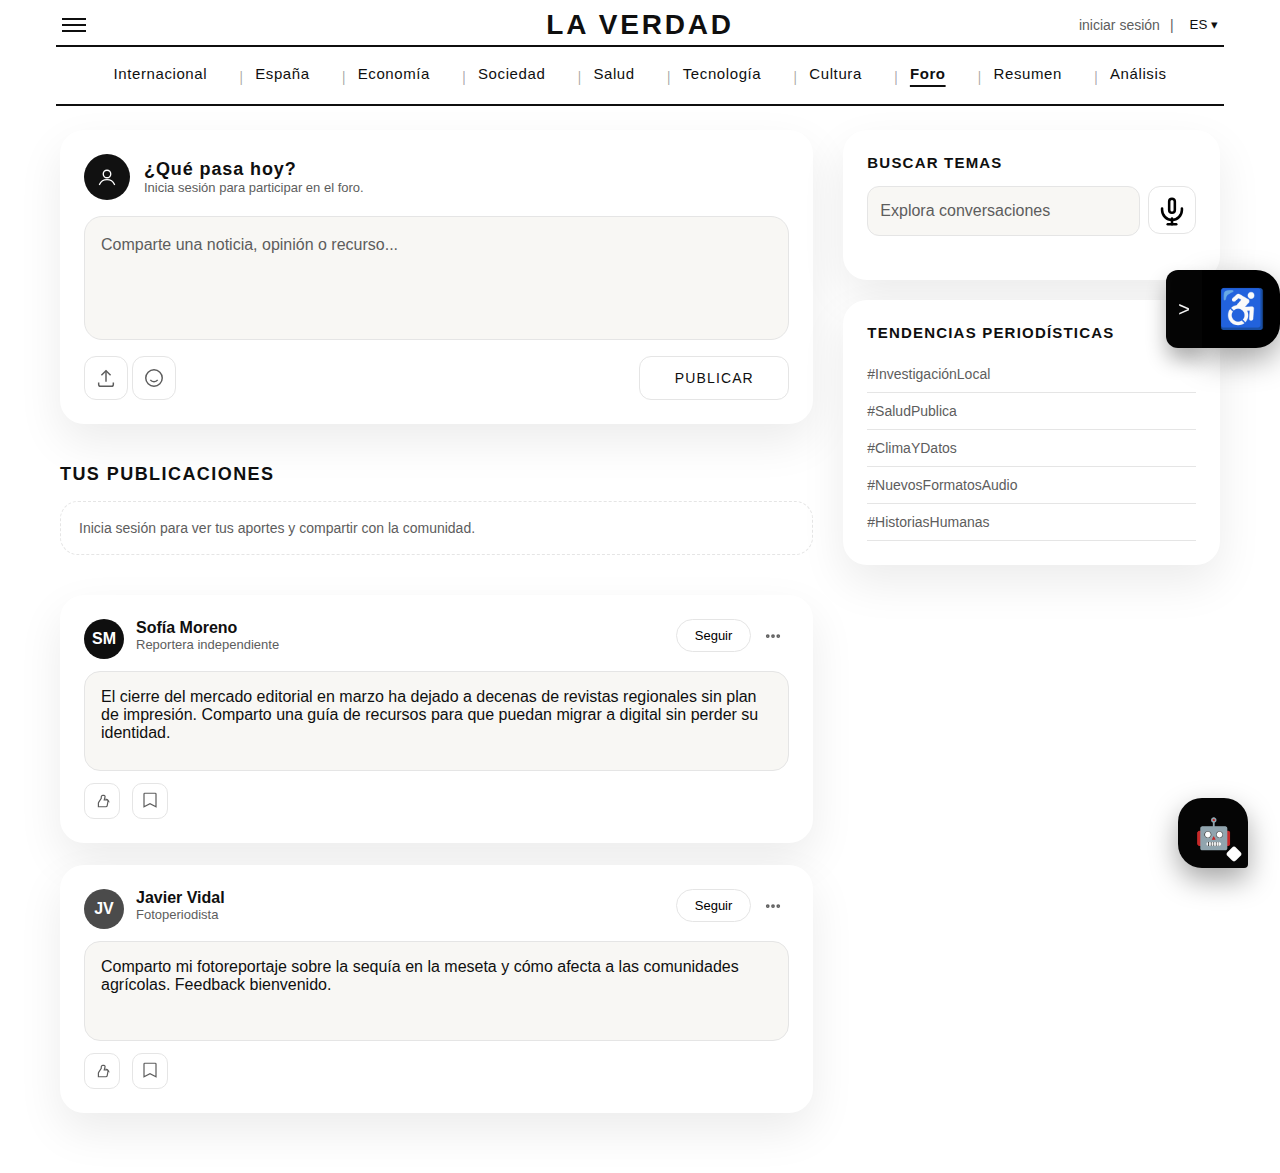
<file: foro.html>
<!DOCTYPE html>

<html lang="es">

<head>

    <meta charset="UTF-8">

    <title>Foro | La Verdad</title>

    <style>

        :root {

            --ink: #0f0f0f;

            --soft: #5d5d5d;

            --border: #e5e5e5;

            --bg: #ffffff; /* Unifica el tono de fondo con la portada principal */

            --accent: #0d6efd;

            --highlight: #f1f5ff;

            --field-bg: #f8f7f4;

            --text-scale: 1;

            --font-base: "Inter", "Roboto", Arial, sans-serif;

        }



        * {

            box-sizing: border-box;

        }



        [hidden] {

            display: none !important;

        }



        body {

            margin: 0;

            background: var(--bg);

            font-family: var(--font-base);

            color: var(--ink);

            font-size: calc(16px * var(--text-scale));

        }



        input[type="text"],

        input[type="email"],

        input[type="search"],

        input[type="password"],

        input[type="tel"],

        input[type="url"],

        input[type="number"],

        textarea {

            font-family: var(--font-base);

            font-size: 16px;

            font-weight: 400;

            line-height: 1.5;

            color: var(--ink);

            padding: 12px 16px;

            border: 1px solid var(--border);

            border-radius: 12px;

            background: #fff;

            transition: border-color 0.2s ease, box-shadow 0.2s ease;

        }



        input[type="text"]:focus,

        input[type="email"]:focus,

        input[type="search"]:focus,

        input[type="password"]:focus,

        input[type="tel"]:focus,

        input[type="url"]:focus,

        input[type="number"]:focus,

        textarea:focus {

            outline: none;

            border-color: var(--ink);

            box-shadow: 0 0 0 2px rgba(15, 15, 15, 0.08);

        }



        input::placeholder,

        textarea::placeholder {

            font-family: inherit;

            font-size: 16px;

            font-weight: 400;

            line-height: 1.5;

            color: var(--soft, #5d5d5d);

            opacity: 1;

        }



        .sr-only {

            position: absolute;

            width: 1px;

            height: 1px;

            padding: 0;

            margin: -1px;

            overflow: hidden;

            clip: rect(0, 0, 0, 0);

            white-space: nowrap;

            border: 0;

        }



        .header-shell {

            max-width: 1200px;

            margin: 0 auto;

            padding: 0 16px;

        }



        header {

            display: flex;

            align-items: center;

            justify-content: space-between;

            border-bottom: 2px solid var(--ink);

            padding: 16px 0 12px;

            position: relative;

        }



        .menu-toggle {

            border: none;

            background: none;

            display: flex;

            flex-direction: column;

            gap: 4px;

            cursor: pointer;

        }



        .menu-toggle span {

            display: block;

            width: 24px;

            height: 2px;

            background: var(--ink);

        }



        .wordmark {

            font-family: var(--font-base);

            font-size: 28px;

            letter-spacing: 0.1em;

            text-transform: uppercase;

            font-weight: 700;

            position: absolute;

            left: 50%;

            transform: translateX(-50%);

            color: inherit;

            text-decoration: none;

        }



        .wordmark a {

            color: inherit;

            text-decoration: none;

        }



        .top-actions {

            display: flex;

            align-items: center;

            gap: 10px;

            font-size: 14px;

        }



        .login-link {

            text-decoration: none;

            color: var(--soft);

        }



        .top-divider {

            color: var(--soft);

        }



        .language-selector {

            position: relative;

        }



        .language-toggle {

            border: none;

            background: none;

            cursor: pointer;

            color: var(--ink);

        }



        .language-menu {

            position: absolute;

            right: 0;

            top: calc(100% + 8px);

            background: #fff;

            border: 1px solid var(--border);

            border-radius: 12px;

            padding: 8px;

            display: none;

            min-width: 140px;

            box-shadow: 0 12px 30px rgba(0,0,0,0.12);

            list-style: none;

            margin: 0;

            z-index: 60;

        }



        .language-menu.open {

            display: block;

        }



        .language-menu button {

            width: 100%;

            border: none;

            background: none;

            text-align: left;

            padding: 6px 8px;

            display: flex;

            justify-content: space-between;

            align-items: center;

            font-family: var(--font-base);

            cursor: pointer;

        }



        .user-pill {

            display: none;

            align-items: center;

            gap: 6px;

            font-size: 14px;

            letter-spacing: 0.08em;

            text-transform: capitalize;

            color: var(--soft);

            text-decoration: none;

            cursor: pointer;

        }



        .user-pill svg {

            width: 16px;

            height: 16px;

        }



        .tools-menu {

            position: relative;

        }



        .tools-toggle {

            border: none;

            background: transparent;

            font-family: "Inter", system-ui, sans-serif;

            font-size: 15px;

            letter-spacing: 0.04em;

            padding: 6px 0;

            cursor: pointer;

        }



        .tools-menu.is-open .tools-panel {

            opacity: 1;

            transform: translateY(0);

            pointer-events: auto;

        }



        .tools-panel {

            position: absolute;

            top: calc(100% + 10px);

            left: 50%;

            transform: translate(-50%, -6px);

            background: #111;

            color: #fff;

            border-radius: 18px;

            padding: 14px;

            min-width: 240px;

            opacity: 0;

            pointer-events: none;

            transition: opacity 0.2s ease, transform 0.2s ease;

            box-shadow: 0 20px 40px rgba(0,0,0,0.35);

            z-index: 10;

        }



        .tool-option {

            display: block;

            text-decoration: none;

            color: inherit;

            padding: 10px;

            border-radius: 12px;

        }



        .tool-option + .tool-option {

            margin-top: 8px;

        }



        .tool-option strong {

            display: block;

            font-size: 14px;

            letter-spacing: 0.08em;

            text-transform: uppercase;

        }



        .tool-option span {

            font-size: 13px;

            color: rgba(255,255,255,0.7);

        }



        .nav-tooltip {

            position: relative;

        }



        .nav-tooltip::before {

            content: attr(data-tip);

            position: absolute;

            left: 50%;

            transform: translateX(-50%);

            top: 100%;

            margin-top: 8px;

            background: #111;

            color: #fff;

            font-size: 12px;

            padding: 6px 10px;

            border-radius: 12px;

            white-space: nowrap;

            opacity: 0;

            pointer-events: none;

            transition: opacity 0.15s ease;

            z-index: 5;

        }



        .nav-tooltip:hover::before {

            opacity: 1;

        }



        [data-journalist-link] {

            display: none;

        }



        body.is-journalist [data-journalist-link] {

            display: list-item;

        }



        .nav-overlay {

            position: fixed;

            inset: 0;

            background: rgba(0, 0, 0, 0.6);

            display: flex;

            justify-content: flex-start;

            opacity: 0;

            pointer-events: none;

            transition: opacity 0.25s ease;

            z-index: 40;

        }



        .nav-overlay.is-visible {

            opacity: 1;

            pointer-events: auto;

        }



        .nav-drawer {

            width: min(420px, 90vw);

            background: #050505;

            color: #f4f4f4;

            height: 100%;

            padding: 28px 30px 60px;

            transform: translateX(-20px);

            transition: transform 0.25s ease;

            overflow-y: auto;

        }



        .nav-overlay.is-visible .nav-drawer {

            transform: translateX(0);

        }



        .drawer-top {

            display: flex;

            justify-content: flex-end;

        }



        .drawer-close {

            border: none;

            background: transparent;

            color: #f4f4f4;

            font-size: 28px;

            cursor: pointer;

            margin-bottom: 20px;

        }



        .drawer-section + .drawer-section {

            border-top: 1px solid rgba(255, 255, 255, 0.12);

            margin-top: 24px;

            padding-top: 24px;

        }



        .drawer-section h3 {

            font-family: \"Inter\", system-ui, sans-serif;

            font-size: 14px;

            letter-spacing: 0.12em;

            text-transform: uppercase;

            color: rgba(255, 255, 255, 0.7);

            margin: 0 0 14px;

        }



        .drawer-search {

            display: flex;

            align-items: center;

            gap: 10px;

            border: 1px solid rgba(255, 255, 255, 0.25);

            border-radius: 999px;

            padding: 0 12px;

        }



        .drawer-search input {

            flex: 1;

            border: none;

            background: transparent;

            color: #fff;

            font-size: 15px;

            padding: 10px 0;

            font-family: \"Inter\", system-ui, sans-serif;

        }



        .drawer-search input::placeholder {

            color: rgba(255, 255, 255, 0.5);

        }



        .nav-drawer .mic-button {

            border: none;

            background: transparent;

            color: #f4f4f4;

            cursor: pointer;

            display: flex;

            align-items: center;

            justify-content: center;

        }



        .nav-drawer .mic-button svg {

            width: 20px;

            height: 20px;

        }



        .drawer-list {

            list-style: none;

            margin: 0;

            padding: 0;

            display: flex;

            flex-direction: column;

            gap: 10px;

        }



        .drawer-list a,

        .drawer-list button {

            color: #f4f4f4;

            text-decoration: none;

            font-family: \"Inter\", system-ui, sans-serif;

            font-size: 16px;

            letter-spacing: 0.04em;

            background: transparent;

            border: none;

            text-align: left;

            cursor: pointer;

        }



        .drawer-list button:hover,

        .drawer-list a:hover {

            text-decoration: underline;

        }



        .drawer-actions {

            display: flex;

            gap: 12px;

        }



        .drawer-actions-user {

            flex-direction: column;

        }



        .drawer-logout {

            background: #d93025;

            border: 1px solid #d93025;

            color: #fff;

            text-transform: uppercase;

            letter-spacing: 0.08em;

            cursor: pointer;

        }



        .drawer-logout:hover {

            background: #b0251c;

            border-color: #b0251c;

        }



        .drawer-user-pill {

            display: flex;

            flex-direction: row;

            align-items: center;

            text-decoration: none;

            color: inherit;

            border: 1px solid rgba(255, 255, 255, 0.35);

            border-radius: 18px;

            padding: 10px 16px;

            gap: 10px;

            font-family: "Inter", system-ui, sans-serif;

        }



        .drawer-user-pill svg {

            width: 28px;

            height: 28px;

        }



        .drawer-user-pill span {

            font-size: 16px;

            letter-spacing: 0.06em;

        }



        .chip-link {

            flex: 1;

            border: 1px solid rgba(255, 255, 255, 0.35);

            border-radius: 999px;

            padding: 10px 14px;

            font-family: \"Inter\", system-ui, sans-serif;

            font-size: 14px;

            text-align: center;

            text-decoration: none;

            color: inherit;

        }



        .drawer-actions a:hover {

            background: rgba(255, 255, 255, 0.08);

        }



        .social-icons {

            display: flex;

            gap: 12px;

        }



        .social-icon {

            width: 36px;

            height: 36px;

            border-radius: 50%;

            border: 1px solid rgba(255, 255, 255, 0.4);

            display: flex;

            align-items: center;

            justify-content: center;

            text-decoration: none;

            color: inherit;

        }



        .social-icon svg {

            width: 18px;

            height: 18px;

        }





        .section-nav {

            border-bottom: 2px solid var(--ink);

        }



        .section-nav ul {

            list-style: none;

            display: flex;

            justify-content: center;

            align-items: center;

            flex-wrap: wrap;

            gap: 32px;

            margin: 0;

            padding: 12px 0;

            font-size: 15px;

        }



        .section-nav li {

            position: relative;

            display: flex;

            align-items: center;

        }



        .section-nav li + li {

            padding-left: 16px;

        }



        .section-nav a,

        .section-nav button {

            text-decoration: none;

            color: var(--ink);

            text-align: center;

            display: block;

            padding: 6px 0 10px;

            background: none;

            border: none;

            font: inherit;

            cursor: pointer;

            letter-spacing: 0.04em;

            position: relative;

        }



        .section-nav a:focus-visible,

        .section-nav button:focus-visible {

            outline: 2px solid var(--ink);

            outline-offset: 4px;

        }



        .section-nav a.topic-active {

            font-weight: 600;

            text-decoration: underline;

            text-decoration-thickness: 2px;

            text-underline-offset: 6px;

        }



        .section-nav a.topic-active::after {

            content: none;

        }



        .section-nav a.is-active {

            font-weight: 600;

            text-decoration: underline;

            text-decoration-thickness: 2px;

            text-underline-offset: 6px;

        }



        .section-nav a.is-active::after {

            content: none;

        }



        .section-nav li + li::before {

            content: "|";

            position: absolute;

            left: 0;

            top: 50%;

            transform: translateY(-50%);

            color: rgba(0, 0, 0, 0.35);

        }



        .page-shell {

            max-width: 1200px;

            margin: 0 auto;

            padding: 24px 20px 60px;

        }



        .forum-grid {

            display: grid;

            grid-template-columns: 2fr 1fr;

            gap: 30px;

        }



        .create-card,

        .post-card,

        .side-card {

            background: #fff;

            border-radius: 24px;

            padding: 24px;

            box-shadow: 0 18px 45px rgba(0, 0, 0, 0.08);

        }



        .create-header {

            display: flex;

            align-items: center;

            gap: 14px;

            margin-bottom: 16px;

        }



        .create-header strong {

            display: block;

            font-family: var(--font-base);

            font-size: 18px;

            letter-spacing: 0.05em;

        }



        .create-header small {

            display: block;

            color: var(--soft);

            font-size: 13px;

        }



        .avatar {

            width: 46px;

            height: 46px;

            border-radius: 50%;

            background: var(--ink);

            color: #fff;

            display: flex;

            align-items: center;

            justify-content: center;

            font-weight: 600;

            font-size: 16px;

        }



        .avatar.avatar-incognito {

            background: #111;

        }



        .avatar svg {

            width: 24px;

            height: 24px;

            stroke: currentColor;

            stroke-width: 1.8;

        }



        textarea {

            width: 100%;

            border: 1px solid var(--border);

            border-radius: 18px;

            padding: 16px;

            font-size: 15px;

            resize: none;

            background: var(--field-bg);

        }



        textarea::placeholder {

            color: var(--soft);

        }



        .toolbar {

            display: flex;

            align-items: center;

            justify-content: space-between;

            margin-top: 12px;

        }



        .toolbar button {

            position: relative;

            border: 1px solid var(--border);

            background: #fff;

            border-radius: 12px;

            width: 44px;

            height: 44px;

            display: inline-flex;

            align-items: center;

            justify-content: center;

            cursor: pointer;

        }



        .toolbar .icon-upload {

            border: 1px solid var(--border);

            background: #fff;

            border-radius: 12px;

            width: 44px;

            height: 44px;

            display: inline-flex;

            align-items: center;

            justify-content: center;

            cursor: pointer;

        }



        .icon-upload {

            position: relative;

            display: inline-flex;

        }



        .icon-upload input {

            position: absolute;

            inset: 0;

            width: 100%;

            height: 100%;

            opacity: 0;

            cursor: pointer;

        }



        .toolbar button svg {

            width: 22px;

            height: 22px;

            stroke: var(--soft);

            stroke-width: 1.6;

        }



        .toolbar .icon-upload svg {

            width: 22px;

            height: 22px;

            stroke: var(--soft);

            stroke-width: 1.6;

        }



        .publish-button {

            border: none;

            background: #f0f0f0;

            color: var(--ink);

            letter-spacing: 0.08em;

            text-transform: uppercase;

            padding: 16px 48px;

            border-radius: 999px;

            cursor: not-allowed;

            font-size: 14px;

            min-width: 150px;

        }



        .publish-button.is-active {

            background: #0f0f0f;

            color: #fff;

            cursor: pointer;

        }



        .post-section {

            margin-top: 40px;

        }



        .post-actions {

            display: flex;

            gap: 12px;

            margin-top: 12px;

        }



        .post-actions button {

            border: 1px solid var(--border);

            background: #fff;

            border-radius: 10px;

            width: 36px;

            height: 36px;

            cursor: pointer;

        }



        .post-actions button svg {

            width: 18px;

            height: 18px;

            stroke: var(--soft);

            stroke-width: 1.6;

        }



        .post-actions button.active {

            background: #0f0f0f;

            border-color: #0f0f0f;

        }



        .post-card + .post-card {

            margin-top: 22px;

        }



        .post-header {

            display: flex;

            justify-content: space-between;

            align-items: flex-start;

            margin-bottom: 12px;

        }



        .post-menu {

            position: relative;

        }



        .menu-trigger {

            border: none;

            background: transparent;

            cursor: pointer;

            width: 32px;

            height: 32px;

            border-radius: 50%;

            display: inline-flex;

            align-items: center;

            justify-content: center;

            color: var(--soft);

        }



        .menu-trigger:hover {

            background: rgba(0, 0, 0, 0.05);

        }



        .menu-trigger svg {

            width: 18px;

            height: 18px;

        }



        .menu-panel {

            position: absolute;

            top: 36px;

            right: 0;

            background: #fff;

            border: 1px solid var(--border);

            border-radius: 14px;

            box-shadow: 0 18px 36px rgba(0, 0, 0, 0.12);

            min-width: 170px;

            padding: 6px;

            display: none;

            z-index: 20;

        }



        .menu-panel.is-open {

            display: block;

        }



        .menu-panel button {

            width: 100%;

            border: none;

            background: transparent;

            display: flex;

            flex-direction: row-reverse;

            align-items: center;

            justify-content: flex-end;

            gap: 10px;

            padding: 9px 10px;

            font-size: 14px;

            cursor: pointer;

            color: var(--ink);

        }



        .menu-panel button:hover {

            background: rgba(0, 0, 0, 0.04);

        }



        .menu-panel svg {

            width: 18px;

            height: 18px;

            stroke: currentColor;

            stroke-width: 1.8;

            fill: none;

        }



        .menu-panel .danger {

            color: #c23616;

        }



        .post-card.is-muted {

            opacity: 0.55;

        }



        .post-content {

            border: 1px solid var(--border);

            border-radius: 16px;

            padding: 16px;

            min-height: 100px;

            background: var(--field-bg);

        }



        .emoji-picker {

            position: absolute;

            top: 48px;

            left: 0;

            background: #fff;

            border: 1px solid var(--border);

            border-radius: 10px;

            padding: 6px;

            display: none;

            box-shadow: 0 12px 30px rgba(0, 0, 0, 0.12);

            z-index: 10;

        }



        .emoji-picker button {

            width: 34px;

            height: 34px;

            border: none;

            background: transparent;

            font-size: 20px;

            cursor: pointer;

        }



        .post-user {

            display: flex;

            align-items: flex-start;

            gap: 12px;

        }



        .follow-button {

            border: 1px solid var(--border);

            border-radius: 999px;

            padding: 8px 18px;

            background: #fff;

            cursor: pointer;

            font-size: 13px;

        }



        .follow-button.following {

            background: #111;

            color: #fff;

            border-color: #111;

        }



        .side-card h3 {

            margin-top: 0;

            text-transform: uppercase;

            letter-spacing: 0.08em;

            font-size: 15px;

        }



        .search-box {

            display: flex;

            gap: 8px;

            margin-bottom: 20px;

        }



        .search-box input {

            flex: 1;

            border: 1px solid var(--border);

            border-radius: 12px;

            padding: 12px;

            background: var(--field-bg);

        }



        .audio-button {

            border: 1px solid var(--border);

            border-radius: 12px;

            width: 48px;

            height: 48px;

            background: #fff;

            display: inline-flex;

            align-items: center;

            justify-content: center;

            cursor: pointer;

        }



        .trend-list {

            list-style: none;

            padding: 0;

            margin: 0;

        }



        .trend-list li {

            padding: 10px 0;

            border-bottom: 1px solid var(--border);

            font-size: 14px;

            color: var(--soft);

        }



        .user-posts {

            margin-top: 40px;

        }



        .user-posts h2 {

            font-size: 18px;

            letter-spacing: 0.08em;

            text-transform: uppercase;

            margin-bottom: 16px;

        }



        .user-empty {

            font-size: 14px;

            color: var(--soft);

            background: #fff;

            border-radius: 18px;

            padding: 18px;

            border: 1px dashed var(--border);

        }



        .user-posts-list > article + article {

            margin-top: 18px;

        }



        .post-card.user-owned .post-actions,

        .post-card.user-owned .follow-button {

            display: none;

        }



        .post-meta {

            margin: 0;

            color: var(--soft);

            font-size: 13px;

            line-height: 1.2;

        }



        .post-meta small {

            color: inherit;

            font-size: inherit;

        }



        .auth-modal {

            position: fixed;

            inset: 0;

            background: rgba(0, 0, 0, 0.6);

            display: flex;

            align-items: center;

            justify-content: center;

            z-index: 60;

            opacity: 0;

            pointer-events: none;

            transition: opacity 0.25s ease;

        }



        .auth-modal.is-visible {

            opacity: 1;

            pointer-events: auto;

        }



        .auth-modal-card {

            width: min(380px, calc(100% - 40px));

            background: #fff;

            border-radius: 28px;

            padding: 32px 28px;

            box-shadow: 0 40px 70px rgba(0, 0, 0, 0.35);

            text-align: center;

        }



        .auth-modal-card h3 {

            margin: 0 0 10px;

            font-size: 20px;

            font-family: var(--font-base);

        }



        .auth-modal-card p {

            color: var(--soft);

            font-size: 15px;

            margin-bottom: 24px;

        }



        .auth-modal-actions {

            display: flex;

            gap: 12px;

            flex-wrap: wrap;

            justify-content: center;

        }



        .auth-modal button,

        .auth-modal a {

            border-radius: 999px;

            padding: 12px 24px;

            border: 1px solid var(--ink);

            background: #fff;

            text-decoration: none;

            color: var(--ink);

            cursor: pointer;

            font-size: 14px;

            letter-spacing: 0.04em;

            text-transform: uppercase;

        }



        .auth-modal .primary {

            background: #0f0f0f;

            color: #fff;

            border-color: #0f0f0f;

        }



        .chat-dock {

            position: fixed;

            bottom: 32px;

            right: 32px;

            z-index: 35;

            display: flex;

            flex-direction: column;

            align-items: flex-end;

            gap: 12px;

        }



        .chat-bubble {

            width: 70px;

            height: 70px;

            border-radius: 24px 24px 4px 24px;

            border: none;

            background: #050505;

            color: #fff;

            display: flex;

            align-items: center;

            justify-content: center;

            position: relative;

            cursor: pointer;

            box-shadow: 0 12px 28px rgba(0, 0, 0, 0.35);

            transition: transform 0.2s ease, opacity 0.2s ease;

        }



        .chat-bubble:hover {

            transform: translateY(-4px);

        }



        .chat-bubble::after {

            content: "";

            position: absolute;

            bottom: 8px;

            right: 8px;

            width: 12px;

            height: 12px;

            border-radius: 3px;

            background: currentColor;

            transform: rotate(45deg);

        }



        .chat-avatar {

            font-size: 30px;

        }



        .chat-bubble.is-hidden {

            opacity: 0;

            pointer-events: none;

        }



        .chat-panel {

            width: min(320px, calc(100vw - 32px));

            background: #fff;

            color: var(--ink);

            border-radius: 22px;

            box-shadow: 0 20px 40px rgba(0, 0, 0, 0.35);

            padding: 18px;

            position: fixed;

            right: 32px;

            bottom: 115px;

            opacity: 0;

            transform: translateY(20px);

            pointer-events: none;

            transition: opacity 0.2s ease, transform 0.2s ease;

        }



        .chat-panel.is-visible {

            transform: translateY(0);

            opacity: 1;

            pointer-events: auto;

        }



        .chat-panel header {

            display: flex;

            align-items: center;

            justify-content: space-between;

            margin-bottom: 12px;

        }



        .chat-panel h3 {

            margin: 0;

            font-size: 16px;

            letter-spacing: 0.08em;

            text-transform: uppercase;

        }



        .chat-close {

            border: none;

            background: none;

            color: inherit;

            font-size: 26px;

            cursor: pointer;

        }



        .chat-messages {

            max-height: 220px;

            overflow-y: auto;

            padding: 12px;

            border: 1px solid var(--border);

            border-radius: 12px;

            margin-bottom: 12px;

            font-family: "Inter", system-ui, sans-serif;

            font-size: 14px;

            color: var(--soft);

            background: #fafafa;

        }



        .chat-message {

            margin-bottom: 10px;

            line-height: 1.4;

        }



        .chat-message.user {

            font-weight: 600;

            color: var(--ink);

        }



        .chat-message.bot {

            color: var(--soft);

        }



        .chat-input {

            display: flex;

            align-items: center;

            gap: 8px;

            border: 1px solid var(--border);

            border-radius: 12px;

            padding: 8px;

            background: #fff;

        }



        .chat-input textarea {

            flex: 1;

            border: none;

            resize: none;

            min-height: 48px;

            font-family: "Inter", system-ui, sans-serif;

            font-size: 14px;

            outline: none;

        }



        .chat-mic,

        .chat-send {

            width: 36px;

            height: 36px;

            border-radius: 50%;

            border: 1px solid var(--border);

            background: transparent;

            color: var(--soft);

            cursor: pointer;

            display: flex;

            align-items: center;

            justify-content: center;

            transition: background 0.2s ease, color 0.2s ease, border 0.2s ease;

        }



        .chat-send:disabled {

            opacity: 0.4;

            cursor: default;

        }



        .chat-send.is-active {

            background: var(--ink);

            color: #fff;

            border-color: var(--ink);

        }



        body.high-contrast .chat-panel {

            background: #050505;

            color: #f4f4f4;

            border: 1px solid rgba(255, 255, 255, 0.3);

        }



        body.high-contrast .chat-messages {

            background: #0f0f0f;

            border-color: rgba(255, 255, 255, 0.3);

            color: #ededed;

        }



        body.high-contrast .chat-input {

            background: #111;

            border-color: rgba(255, 255, 255, 0.25);

        }



        body.high-contrast .chat-mic,

        body.high-contrast .chat-send {

            border-color: rgba(255, 255, 255, 0.35);

            color: #f3f3f3;

        }



        @media (max-width: 900px) {

            .forum-grid {

                grid-template-columns: 1fr;

            }

        }

    </style>

    <link rel="stylesheet" href="accessibility.css">

</head>

<body data-page-context="el foro de La Verdad" data-topic="foro">

    <div class="header-shell">

        <header data-global-header>

            <button class="menu-toggle" type="button" aria-label="Abrir menú de navegación" aria-expanded="false" aria-controls="menu-lateral">

                <span></span>

                <span></span>

                <span></span>

            </button>

            <div class="wordmark"><a href="archivp.html">La Verdad</a></div>

            <div class="top-actions" data-user-area>

                <a class="login-link" href="login.html" data-login-link>iniciar sesión</a>

                <a class="user-pill" data-user-pill href="perfil.html" aria-label="Abrir perfil"></a>

                <span class="top-divider" aria-hidden="true" data-top-divider>|</span>

                <div class="language-selector" data-language>

                    <button class="language-toggle" type="button" aria-haspopup="listbox" aria-expanded="false">

                        <span data-current-lang>ES</span>

                        <span aria-hidden="true">&#x25BE;</span>

                    </button>

                    <ul class="language-menu" role="listbox" data-language-menu>

                        <li><button type="button" data-lang-option="ES"><strong>ES</strong><span>Español</span></button></li>

                        <li><button type="button" data-lang-option="EN"><strong>EN</strong><span>English</span></button></li>

                        <li><button type="button" data-lang-option="PT"><strong>PT</strong><span>Portugués</span></button></li>

                        <li><button type="button" data-lang-option="FR"><strong>FR</strong><span>Français</span></button></li>

                    </ul>

                </div>

            </div>

        </header>

        <nav class="section-nav" aria-label="Secciones principales">

            <ul>

                <li><a href="seccion.html?cat=internacional" data-topic-link="internacional" class="nav-tooltip" data-tip="Cobertura global de pol&iacute;tica y econom&iacute;a.">Internacional</a></li>

                <li><a href="seccion.html?cat=espana" data-topic-link="espana" class="nav-tooltip" data-tip="Actualidad nacional explicada con contexto regional.">Espa&ntilde;a</a></li>

                <li><a href="seccion.html?cat=economia" data-topic-link="economia" class="nav-tooltip" data-tip="Mercados, empresas y empleo.">Econom&iacute;a</a></li>

                <li><a href="seccion.html?cat=sociedad" data-topic-link="sociedad" class="nav-tooltip" data-tip="Historias humanas, educaci&oacute;n y justicia social.">Sociedad</a></li>

                <li><a href="seccion.html?cat=salud" data-topic-link="salud" class="nav-tooltip" data-tip="Sanidad p&uacute;blica y bienestar cotidiano.">Salud</a></li>

                <li><a href="seccion.html?cat=tecnologia" data-topic-link="tecnologia" class="nav-tooltip" data-tip="Innovaci&oacute;n, ciencia y tendencias digitales.">Tecnolog&iacute;a</a></li>

                <li><a href="seccion.html?cat=cultura" data-topic-link="cultura" class="nav-tooltip" data-tip="Artes, literatura y ocio cultural.">Cultura</a></li>

                <li><a href="foro.html" data-topic-link="foro" class="nav-tooltip" data-tip="Debates y comunidad de lectores.">Foro</a></li>

                <li><a href="resumen.html" data-topic-link="resumen" class="nav-tooltip" data-tip="Resumen autom&aacute;tico de cada noticia.">Resumen</a></li>

                <li><a href="analisis.html" data-topic-link="analisis" class="nav-tooltip" data-tip="Analiza credibilidad, sesgos y tono.">An&aacute;lisis</a></li>

                <li data-journalist-link hidden><a href="redaccion.html" data-topic-link="redaccion" class="nav-tooltip" data-tip="Crea, revisa y prepara tus noticias antes de publicarlas.">Redacci&oacute;n</a></li>

            </ul>

        </nav>

    </div>

    <div class="nav-overlay" id="menu-lateral" data-nav-overlay aria-hidden="true">

        <nav class="nav-drawer" role="navigation" aria-label="Menú principal" aria-labelledby="drawer-title-foro">

            <div class="drawer-top">

                <button class="drawer-close" type="button" aria-label="Cerrar menú" data-drawer-close>&times;</button>

            </div>

            <div class="drawer-section" data-language>
                <h3>Idioma</h3>
                <div class="language-selector">
                    <button class="language-toggle" type="button" aria-label="Cambiar idioma" aria-haspopup="listbox" aria-expanded="false">
                        <span data-current-lang>ES</span>
                        <span aria-hidden="true">&#x25BE;</span>
                    </button>
                    <ul class="language-menu" role="listbox">
                        <li><button type="button" data-lang-option="ES"><strong>ES</strong><span>Espa&ntilde;ol</span></button></li>
                        <li><button type="button" data-lang-option="EN"><strong>EN</strong><span>English</span></button></li>
                        <li><button type="button" data-lang-option="PT"><strong>PT</strong><span>Portugu&eacute;s</span></button></li>
                        <li><button type="button" data-lang-option="FR"><strong>FR</strong><span>Fran&ccedil;ais</span></button></li>
                    </ul>
                </div>
            </div>

            <div class="drawer-section">

                <h3 id="drawer-title-foro">Explorar</h3>

                <label class="sr-only" for="drawer-search-input-foro">Buscar</label>

                <div class="drawer-search">

                    <input type="search" id="drawer-search-input-foro" placeholder="Buscar en La Verdad">

                    <button class="mic-button" type="button" aria-label="Buscar por voz">

                        <svg viewBox="0 0 24 24" fill="none" stroke="currentColor" stroke-width="1.6" stroke-linecap="round">

                            <path d="M12 4a2.5 2.5 0 0 0-2.5 2.5v5a2.5 2.5 0 0 0 5 0v-5A2.5 2.5 0 0 0 12 4z"></path>

                            <path d="M5 11.5a7 7 0 0 0 14 0"></path>

                            <path d="M12 18v3"></path>

                            <path d="M9 21h6"></path>

                        </svg>

                    </button>

                </div>

            </div>

            

            <div class="drawer-section">

                <h3>Categor&iacute;as</h3>

                <ul class="drawer-list">

                    <li><a href="seccion.html?cat=internacional" data-topic-link="internacional">Internacional</a></li>

                    <li><a href="seccion.html?cat=espana" data-topic-link="espana">Espa&ntilde;a</a></li>

                    <li><a href="seccion.html?cat=economia" data-topic-link="economia">Econom&iacute;a</a></li>

                    <li><a href="seccion.html?cat=sociedad" data-topic-link="sociedad">Sociedad</a></li>

                    <li><a href="seccion.html?cat=salud" data-topic-link="salud">Salud</a></li>

                    <li><a href="seccion.html?cat=tecnologia" data-topic-link="tecnologia">Tecnolog&iacute;a</a></li>

                    <li><a href="seccion.html?cat=cultura" data-topic-link="cultura">Cultura</a></li>

                    <li><a href="foro.html" data-topic-link="foro">Foro</a></li>

                    <li><a href="resumen.html" data-topic-link="resumen">Resumen</a></li>

                    <li><a href="analisis.html" data-topic-link="analisis">An&aacute;lisis</a></li>

                    <li data-journalist-link hidden><a href="redaccion.html" data-topic-link="redaccion">Redacci&oacute;n</a></li>

                </ul>

            </div>



            <div class="drawer-section">

                <h3>Accesibilidad</h3>

                <ul class="drawer-list">

                    <li><button type="button" data-open-access-panel>Preferencias visuales</button></li>

                    <li><button type="button" data-open-access-panel>Lectura asistida</button></li>

                    <li><button type="button" data-open-access-panel>Controles de interacción</button></li>

                </ul>

            </div>

            

            <div class="drawer-section">

                <h3>&Aacute;rea de usuario</h3>

                <div class="drawer-actions" data-drawer-guest>

                    <a class="chip-link" href="login.html" data-drawer-login>Iniciar sesi&oacute;n</a>

                </div>

                <div class="drawer-actions drawer-actions-user" data-drawer-user style="display:none;">

                    <a class="chip-link drawer-user-pill" href="perfil.html" data-drawer-userlink>

                        <svg viewBox="0 0 24 24" fill="none" stroke="currentColor" stroke-width="1.6" stroke-linecap="round">

                            <circle cx="12" cy="8" r="4"></circle>

                            <path d="M4 21c1.6-4 4.4-6 8-6s6.4 2 8 6"></path>

                        </svg>

                        <span data-drawer-username>Usuario</span>

                    </a>

                    <button class="chip-link drawer-logout" type="button" data-drawer-logout>Cerrar sesi&oacute;n</button>

                </div>

            </div>



            <div class="drawer-section">

                <h3>Información general</h3>

                <ul class="drawer-list">

                    <li><a href="#">Quiénes somos</a></li>

                    <li><a href="#">Contacto</a></li>

                    <li><a href="#">Ayuda</a></li>

                </ul>

            </div>

            <div class="drawer-section">

                <h3>Redes oficiales</h3>

                <div class="social-icons">

                    <a class="social-icon" href="#" aria-label="Twitter">

                        <svg viewBox="0 0 24 24" fill="currentColor">

                            <path d="M21.5 6.1a6 6 0 0 1-1.7.5 2.8 2.8 0 0 0 1.3-1.6 5.5 5.5 0 0 1-1.9.8A2.8 2.8 0 0 0 12 7.4a7.8 7.8 0 0 1-5.7-2.9 2.8 2.8 0 0 0 .9 3.8 2.7 2.7 0 0 1-1.3-.3 2.8 2.8 0 0 0 2.2 2.7 2.8 2.8 0 0 1-1.3.1 2.8 2.8 0 0 0 2.6 2 5.6 5.6 0 0 1-3.5 1.2 5.8 5.8 0 0 1-.7 0 8 8 0 0 0 12.2-6.8v-.4a5.3 5.3 0 0 0 1.3-1.3z"></path>

                        </svg>

                    </a>

                    <a class="social-icon" href="#" aria-label="Facebook">

                        <svg viewBox="0 0 24 24" fill="currentColor">

                            <path d="M14 9h3V6h-3c-2.2 0-4 1.8-4 4v2H7v3h3v7h3v-7h3l1-3h-4v-2c0-.6.4-1 1-1z"></path>

                        </svg>

                    </a>

                    <a class="social-icon" href="#" aria-label="Instagram">

                        <svg viewBox="0 0 24 24" fill="currentColor">

                            <path d="M7 2h10a5 5 0 0 1 5 5v10a5 5 0 0 1-5 5H7a5 5 0 0 1-5-5V7a5 5 0 0 1 5-5zm0 2a3 3 0 0 0-3 3v10a3 3 0 0 0 3 3h10a3 3 0 0 0 3-3V7a3 3 0 0 0-3-3H7zm5 3.8A4.2 4.2 0 1 1 7.8 12 4.2 4.2 0 0 1 12 7.8zm0 2A2.2 2.2 0 1 0 14.2 12 2.2 2.2 0 0 0 12 9.8zm5-2.1a1.1 1.1 0 1 1-1.1 1.1 1.1 1.1 0 0 1 1.1-1.1z"></path>

                        </svg>

                    </a>

                </div>

            </div>

        </nav>

    </div>



    <div class="page-shell">

        <div class="forum-grid">

            <section>

                <div class="create-card" data-composer>

                    <div class="create-header">

                        <div class="avatar" data-composer-avatar aria-hidden="true">LV</div>

                        <div>

                            <strong>&iquest;Qu&eacute; pasa hoy?</strong>

                            <small data-composer-helper>Comparte una noticia, opini&oacute;n o recurso.</small>

                        </div>

                    </div>

                    <textarea rows="4" placeholder="Comparte una noticia, opini&oacute;n o recurso..." data-post-text></textarea>

                    <div class="toolbar">

                        <div>

                            <label class="icon-upload" title="Subir archivo">

                                <input type="file" data-file-input>

                                <svg viewBox="0 0 24 24" fill="none">

                                    <path d="M4 17v2a2 2 0 0 0 2 2h12a2 2 0 0 0 2-2v-2"></path>

                                    <path d="M7 9l5-5 5 5"></path>

                                    <path d="M12 4v12"></path>

                                </svg>

                            </label>

                            <div style="display:inline-block;position:relative;">

                                <button type="button" title="Insertar emoji" data-emoji-button>

                                    <svg viewBox="0 0 24 24" fill="none">

                                        <circle cx="12" cy="12" r="9"></circle>

                                        <path d="M8 14s1.5 2 4 2 4-2 4-2"></path>

                                        <path d="M9 9h.01"></path>

                                        <path d="M15 9h.01"></path>

                                    </svg>

                                </button>

                                <div class="emoji-picker" data-emoji-picker>

                                    <button type="button"></button>

                                    <button type="button"></button>

                                    <button type="button"></button>

                                    <button type="button">️</button>

                                    <button type="button"></button>

                                </div>

                            </div>

                        </div>

                        <button class="publish-button" type="button" data-publish-button disabled>Publicar</button>

                    </div>

                </div>



                <div class="user-posts" data-user-section>

                    <h2>Tus publicaciones</h2>

                    <p class="user-empty" data-user-placeholder>Inicia sesi&oacute;n para ver tus aportes.</p>

                    <div class="user-posts-list" data-user-posts></div>

                </div>



                <div class="post-section">

                <article class="post-card" data-post data-owner="external" data-post-id="ext-sofia">

                    <div class="post-header">

                        <div class="post-user">

                            <div class="avatar" style="width:40px;height:40px;">SM</div>

                            <div>

                                <strong>Sofía Moreno</strong>

                                <p style="margin:0;color:var(--soft);font-size:13px;">Reportera independiente</p>

                            </div>

                        </div>

                        <div style="display:flex;align-items:center;gap:6px;">

                        <button class="follow-button" type="button">Seguir</button>

                        <div class="post-menu" data-menu>

                            <button class="menu-trigger" type="button" aria-label="Abrir opciones" data-menu-trigger>

                                <svg viewBox="0 0 24 24" stroke="currentColor" fill="none" stroke-width="2" stroke-linecap="round">

                                    <circle cx="5" cy="12" r="1.5"></circle>

                                    <circle cx="12" cy="12" r="1.5"></circle>

                                    <circle cx="19" cy="12" r="1.5"></circle>

                                </svg>

                            </button>

                            <div class="menu-panel" data-menu-panel>

                                <button type="button" data-post-action="hide">

                                    <svg viewBox="0 0 24 24"><path d="M1 12s4-7 11-7 11 7 11 7-4 7-11 7-11-7-11-7z"></path><line x1="1" y1="1" x2="23" y2="23"></line></svg>

                                    Ocultar

                                </button>

                                <button type="button" data-post-action="report">

                                    <svg viewBox="0 0 24 24"><path d="M3 6l3-3h12l3 3v12l-3 3H6l-3-3z"></path><line x1="12" y1="8" x2="12" y2="13"></line><line x1="12" y1="16" x2="12.01" y2="16"></line></svg>

                                    Denunciar

                                </button>

                            </div>

                        </div>

                        </div>

                    </div>

                    <div class="post-content" contenteditable="true">El cierre del mercado editorial en marzo ha dejado a decenas de revistas regionales sin plan de impresión. Comparto una guía de recursos para que puedan migrar a digital sin perder su identidad.</div>

                    <div class="post-actions">

                        <button type="button" data-like>

                            <svg viewBox="0 0 24 24" fill="none">

                                <path d="M20.8 13.6a2 2 0 0 0-1.94-1.6H15l1.06-4.24a1.5 1.5 0 0 0-1.45-1.86H13a2 2 0 0 0-2 2v2l-3.46 5.18A2.57 2.57 0 0 0 7.2 17v4h9.78a2 2 0 0 0 1.97-1.64l1.08-5.76a2 2 0 0 0-1.97-2.4z"></path>

                            </svg>

                        </button>

                        <button type="button" data-save>

                            <svg viewBox="0 0 24 24" fill="none">

                                <path d="M5 3h14a1 1 0 0 1 1 1v17l-8-4-8 4V4a1 1 0 0 1 1-1z"></path>

                            </svg>

                        </button>

                    </div>

                </article>



                <article class="post-card" data-post data-owner="external" data-post-id="ext-javier">

                    <div class="post-header">

                        <div class="post-user">

                            <div class="avatar" style="width:40px;height:40px;background:#4b4b4b;">JV</div>

                            <div>

                                <strong>Javier Vidal</strong>

                                <p style="margin:0;color:var(--soft);font-size:13px;">Fotoperiodista</p>

                            </div>

                        </div>

                        <div style="display:flex;align-items:center;gap:6px;">

                        <button class="follow-button" type="button">Seguir</button>

                        <div class="post-menu" data-menu>

                            <button class="menu-trigger" type="button" aria-label="Abrir opciones" data-menu-trigger>

                                <svg viewBox="0 0 24 24" stroke="currentColor" fill="none" stroke-width="2" stroke-linecap="round">

                                    <circle cx="5" cy="12" r="1.5"></circle>

                                    <circle cx="12" cy="12" r="1.5"></circle>

                                    <circle cx="19" cy="12" r="1.5"></circle>

                                </svg>

                            </button>

                            <div class="menu-panel" data-menu-panel>

                                <button type="button" data-post-action="hide">

                                    <svg viewBox="0 0 24 24"><path d="M1 12s4-7 11-7 11 7 11 7-4 7-11 7-11-7-11-7z"></path><line x1="1" y1="1" x2="23" y2="23"></line></svg>

                                    Ocultar

                                </button>

                                <button type="button" data-post-action="report">

                                    <svg viewBox="0 0 24 24"><path d="M3 6l3-3h12l3 3v12l-3 3H6l-3-3z"></path><line x1="12" y1="8" x2="12" y2="13"></line><line x1="12" y1="16" x2="12.01" y2="16"></line></svg>

                                    Denunciar

                                </button>

                            </div>

                        </div>

                        </div>

                    </div>

                    <div class="post-content" contenteditable="true">Comparto mi fotoreportaje sobre la sequía en la meseta y cómo afecta a las comunidades agrícolas. Feedback bienvenido.</div>

                    <div class="post-actions">

                        <button type="button" data-like>

                            <svg viewBox="0 0 24 24" fill="none">

                                <path d="M20.8 13.6a2 2 0 0 0-1.94-1.6H15l1.06-4.24a1.5 1.5 0 0 0-1.45-1.86H13a2 2 0 0 0-2 2v2l-3.46 5.18A2.57 2.57 0 0 0 7.2 17v4h9.78a2 2 0 0 0 1.97-1.64l1.08-5.76a2 2 0 0 0-1.97-2.4z"></path>

                            </svg>

                        </button>

                        <button type="button" data-save>

                            <svg viewBox="0 0 24 24" fill="none">

                                <path d="M5 3h14a1 1 0 0 1 1 1v17l-8-4-8 4V4a1 1 0 0 1 1-1z"></path>

                            </svg>

                        </button>

                    </div>

                </article>

                </div>

            </section>



            <aside>

                <div class="side-card">

                    <h3>Buscar temas</h3>

                    <div class="search-box">

                        <input type="search" placeholder="Explora conversaciones">

                        <button class="audio-button" title="Enviar audio" type="button">

                            <svg viewBox="0 0 24 24" fill="none" stroke-width="1.8" stroke-linecap="round" stroke="currentColor">

                                <path d="M12 4a2 2 0 0 0-2 2v6a2 2 0 0 0 4 0V6a2 2 0 0 0-2-2z"></path>

                                <path d="M5 11v1a7 7 0 0 0 14 0v-1"></path>

                                <path d="M12 18v4"></path>

                                <path d="M9 22h6"></path>

                            </svg>

                        </button>

                    </div>

                </div>



                <div class="side-card" style="margin-top:20px;">

                    <h3>Tendencias periodísticas</h3>

                    <ul class="trend-list">

                        <li>#InvestigaciónLocal</li>

                        <li>#SaludPublica</li>

                        <li>#ClimaYDatos</li>

                        <li>#NuevosFormatosAudio</li>

                        <li>#HistoriasHumanas</li>

                    </ul>

                </div>

            </aside>

        </div>

        <div class="chat-dock" data-chat-dock>

            <button class="chat-bubble" type="button" aria-label="Abrir chat con la IA" data-chat-toggle>

                <span class="chat-avatar">&#129302;</span>

            </button>

            <section class="chat-panel" aria-hidden="true" data-chat-panel>

                <header>

                    <h3>Asistente IA</h3>

                    <button class="chat-close" type="button" aria-label="Cerrar chat" data-chat-close>&times;</button>

                </header>

                <div class="chat-messages" data-chat-messages>

                    <div class="chat-message bot" data-chat-greeting>

                        Hola, soy Vera, la IA de La Verdad. Puedo ayudarte con esta secci&oacute;n.

                    </div>

                </div>

                <form class="chat-input" data-chat-form>

                    <button class="chat-mic" type="button" aria-label="Activar dictado" data-chat-mic>

                        <svg viewBox="0 0 24 24" fill="none" stroke="currentColor" stroke-width="1.6" stroke-linecap="round">

                            <path d="M12 4a2.5 2.5 0 0 0-2.5 2.5v5a2.5 2.5 0 0 0 5 0v-5A2.5 2.5 0 0 0 12 4z"></path>

                            <path d="M5 11.5a7 7 0 0 0 14 0"></path>

                            <path d="M12 18v3"></path>

                            <path d="M9 21h6"></path>

                        </svg>

                    </button>

                    <label class="sr-only" for="chat-textarea">Escribe tu pregunta</label>

                    <textarea id="chat-textarea" data-chat-input placeholder="Preg&uacute;ntame algo sobre esta p&aacute;gina..."></textarea>

                    <button class="chat-send" type="submit" aria-label="Enviar mensaje" data-chat-send disabled>

                        <svg viewBox="0 0 24 24" fill="none" stroke="currentColor" stroke-width="1.6" stroke-linecap="round">

                            <path d="M3 11l18-8-8 18-2.5-6L3 11z"></path>

                        </svg>

                    </button>

                </form>

            </section>

        </div>

        <div class="auth-modal" data-auth-modal aria-hidden="true">

            <div class="auth-modal-card" role="dialog" aria-modal="true" aria-labelledby="auth-modal-title">

                <h3 id="auth-modal-title">Inicia sesi&oacute;n para publicar</h3>

                <p data-auth-message>Para compartir en el foro de La Verdad necesitas tener una cuenta activa.</p>

                <div class="auth-modal-actions">

                    <a class="primary" href="login.html">Iniciar sesi&oacute;n</a>

                    <button type="button" data-auth-dismiss>Seguir leyendo</button>

                </div>

            </div>

        </div>

    </div>





    <div class="accessibility-dock" data-access-dock>

        <button class="dock-handle" type="button" aria-label="Ocultar opciones de accesibilidad" data-dock-toggle>&gt;</button>

        <button class="accessibility-fab" type="button" aria-label="Opciones de accesibilidad" aria-expanded="false">

            <span class="sr-only">Accesibilidad</span>

            <span class="wheelchair-icon">&#9855;</span>

        </button>

    </div>

    <div class="accessibility-panel" aria-hidden="true" data-access-panel>

        <header>

            <h2>Accesibilidad</h2>

            <button class="panel-close" type="button" aria-label="Cerrar panel">&times;</button>

        </header>

        <div class="panel-section">

            <div class="control-row">

                <div class="control-text">

                    <strong>Lectura en Voz Alta</strong>

                    <small>Modo para ciegos</small>

                </div>

                <button class="access-switch" type="button" role="switch" aria-checked="false" data-toggle-class="voice-mode">

                    <span class="switch-thumb"></span>

                </button>

            </div>

            <div class="control-row">

                <div class="control-text">

                    <strong>Alto contraste</strong>

                    <small>Fondo oscuro y texto claro</small>

                </div>

                <button class="access-switch" type="button" role="switch" aria-checked="false" data-toggle-class="high-contrast">

                    <span class="switch-thumb"></span>

                </button>

            </div>

        </div>

        <div class="panel-section">

            <div class="control-row">

                <div class="control-text">

                    <strong>Aumentar tamaño del texto</strong>

                    <small>Define el zoom de lectura</small>

                </div>

                <div class="text-scale-controls">

                    <button type="button" class="text-scale-button" data-scale-step="-0.1" aria-label="Reducir texto">-</button>

                    <span data-text-scale>100%</span>

                    <button type="button" class="text-scale-button" data-scale-step="0.1" aria-label="Aumentar texto">+</button>

                </div>

            </div>

            <div class="control-row">

                <div class="control-text">

                    <strong>Fuente Accesible / Disléxica</strong>

                    <small>Elige la tipografía</small>

                </div>

                <div class="font-picker" role="radiogroup" aria-label="Opciones de fuente accesible">

                    <button type="button" class="font-choice" role="radio" aria-checked="true" data-font-class="font-accessible">Accesible</button>

                    <button type="button" class="font-choice" role="radio" aria-checked="false" data-font-class="font-dyslexic">Disléxica</button>

                </div>

            </div>

        </div>

        <div class="panel-section">

            <div class="control-row">

                <div class="control-text">

                    <strong>Subrayar y resaltar enlaces</strong>

                    <small>Ayuda a detectar destinos clicables</small>

                </div>

                <button class="access-switch" type="button" role="switch" aria-checked="false" data-toggle-class="links-highlight">

                    <span class="switch-thumb"></span>

                </button>

            </div>

            <div class="control-row">

                <div class="control-text">

                    <strong>Desactivar animaciones</strong>

                    <small>Elimina transiciones activas</small>

                </div>

                <button class="access-switch" type="button" role="switch" aria-checked="false" data-toggle-class="animations-off">

                    <span class="switch-thumb"></span>

                </button>

            </div>

        </div>

    </div>



    <script src="header.js"></script>

    <script>

        (function () {

            const followButtons = document.querySelectorAll(".follow-button");

            const emojiButton = document.querySelector("[data-emoji-button]");

            const emojiPicker = document.querySelector("[data-emoji-picker]");

            const postTextarea = document.querySelector("[data-post-text]");

            const publishButton = document.querySelector("[data-publish-button]");

            const composerAvatar = document.querySelector("[data-composer-avatar]");

            const composerHelper = document.querySelector("[data-composer-helper]");

            const userPlaceholder = document.querySelector("[data-user-placeholder]");

            const userPostsList = document.querySelector("[data-user-posts]");

            const postsStorageKey = "laVerdadForumPosts";

            const savedPostsKey = "laVerdadSavedPosts";

            const authModal = document.querySelector("[data-auth-modal]");

            const authDismissBtn = document.querySelector("[data-auth-dismiss]");

            const authModalTitle = document.getElementById("auth-modal-title");

            const authModalMessage = authModal?.querySelector("[data-auth-message]");

            const authModalCopy = {

                publish: {

                    title: "Inicia sesi\u00F3n para publicar",

                    body: "Para compartir en el foro de La Verdad necesitas tener una cuenta activa."

                },

                save: {

                    title: "Inicia sesi\u00F3n para guardar",

                    body: "Necesitas una cuenta activa para guardar tus lecturas y retomarlas cuando quieras."

                },

                follow: {

                    title: "Inicia sesi\u00F3n para seguir",

                    body: "Crea una cuenta para seguir hilos y recibir novedades personalizadas."

                }

            };



            const getCurrentUser = () => localStorage.getItem("laVerdadUser") || "";

            const initialsFrom = (name) => {

                const parts = name.split(/[\s._-]+/).filter(Boolean);

                if (parts.length === 0) return name.charAt(0).toUpperCase();

                const initials = parts.slice(0, 2).map((part) => part.charAt(0)).join("");

                return initials.toUpperCase();

            };



            const readSavedPosts = () => {

                try {

                    return JSON.parse(localStorage.getItem(savedPostsKey)) || [];

                } catch {

                    return [];

                }

            };



            const writeSavedPosts = (items) => {

                localStorage.setItem(savedPostsKey, JSON.stringify(items));

            };



            const updateSaveButtonVisual = (btn) => {

                const svg = btn.querySelector("svg");

                if (!svg) return;

                if (btn.classList.contains("active")) {

                    svg.setAttribute("fill", "#fff");

                    svg.setAttribute("stroke", "#fff");

                } else {

                    svg.setAttribute("fill", "none");

                    svg.setAttribute("stroke", "currentColor");

                }

            };



            const getPostCardInfo = (card) => {

                if (!card) return null;

                if (!card.dataset.postId) {

                    const snippet = card.querySelector(".post-content")?.textContent?.trim().slice(0, 16) || Date.now().toString();

                    card.dataset.postId = `ext-${snippet.replace(/\s+/g, "-").toLowerCase()}`;

                }

                const author = card.querySelector(".post-user strong")?.textContent?.trim() || "Foro La Verdad";

                const excerpt = card.querySelector(".post-content")?.textContent?.trim().slice(0, 160) || "";

                return {

                    id: card.dataset.postId,

                    author,

                    excerpt,

                    savedAt: new Date().toISOString()

                };

            };



            const syncSavedButtons = () => {

                const saved = readSavedPosts();

                document.querySelectorAll("[data-save]").forEach((btn) => {

                    const card = btn.closest("[data-post]");

                    if (!card) return;

                    const isSaved = saved.some((item) => String(item.id) === String(card.dataset.postId));

                    btn.classList.toggle("active", isSaved);

                    updateSaveButtonVisual(btn);

                });

            };

            const escapeHtml = (value) =>

                value

                    .replace(/&/g, "&amp;")

                    .replace(/</g, "&lt;")

                    .replace(/>/g, "&gt;")

                    .replace(/"/g, "&quot;")

                    .replace(/'/g, "&#39;");



            const formatPostText = (text) => escapeHtml(text).replace(/\n/g, "<br>");

            const formatDate = (iso) => {

                try {

                    return new Date(iso).toLocaleString("es-ES", {

                        day: "numeric",

                        month: "short",

                        hour: "2-digit",

                        minute: "2-digit"

                    });

                } catch {

                    return "";

                }

            };

            const readPosts = () => {

                try {

                    return JSON.parse(localStorage.getItem(postsStorageKey)) || [];

                } catch {

                    return [];

                }

            };

            const writePosts = (posts) =>

                localStorage.setItem(postsStorageKey, JSON.stringify(posts));



            const updateComposerIdentity = () => {

                if (!composerAvatar) return;

                const user = getCurrentUser();

                if (user) {

                    composerAvatar.textContent = initialsFrom(user);

                    composerAvatar.classList.remove("avatar-incognito");

                    composerHelper && (composerHelper.textContent = `Publica como ${user}.`);

                } else {

                    composerAvatar.classList.add("avatar-incognito");

                    composerAvatar.innerHTML = `

                        <svg viewBox="0 0 32 32" fill="none" stroke="currentColor" stroke-width="1.8" stroke-linecap="round" aria-hidden="true">

                            <circle cx="16" cy="12" r="5"></circle>

                            <path d="M6 26c2-4.6 5.4-6.5 10-6.5s8 1.9 10 6.5"></path>

                        </svg>`;

                    composerHelper &&

                        (composerHelper.textContent =

                            "Inicia sesi\u00F3n para participar en el foro.");

                }

            };



        const renderUserPosts = () => {

            if (!userPostsList || !userPlaceholder) return;

            const user = getCurrentUser();

            if (!user) {

                userPostsList.innerHTML = "";

                userPlaceholder.hidden = false;

                    userPlaceholder.textContent =

                        "Inicia sesi\u00F3n para ver tus aportes y compartir con la comunidad.";

                    return;

                }

                const ownPosts = readPosts().filter((post) => post.user === user);

                if (ownPosts.length === 0) {

                    userPostsList.innerHTML = "";

                    userPlaceholder.hidden = false;

                    userPlaceholder.textContent =

                        "Todav\u00EDa no has publicado nada. Comparte tu primera noticia.";

                    return;

                }

                userPlaceholder.hidden = true;

                const fragment = document.createDocumentFragment();

                ownPosts.forEach((post) => {

                    const article = document.createElement("article");

                    article.className = "post-card user-owned";

                    article.dataset.postId = String(post.id);

                    article.dataset.owner = "self";

                    article.setAttribute("data-post", "");

                    article.innerHTML = `

                        <div class="post-header">

                            <div class="post-user">

                                <div class="avatar" style="width:40px;height:40px;">${initialsFrom(post.user)}</div>

                                <div>

                                    <strong>${escapeHtml(post.user)}</strong>

                                    <p class="post-meta"><small>${formatDate(post.createdAt)}</small></p>

                                </div>

                            </div>

                            <div class="post-menu" data-menu>

                                <button class="menu-trigger" type="button" aria-label="Abrir opciones" data-menu-trigger>

                                    <svg viewBox="0 0 24 24" stroke="currentColor" fill="none" stroke-width="2" stroke-linecap="round">

                                        <circle cx="5" cy="12" r="1.5"></circle>

                                        <circle cx="12" cy="12" r="1.5"></circle>

                                        <circle cx="19" cy="12" r="1.5"></circle>

                                    </svg>

                                </button>

                                <div class="menu-panel" data-menu-panel>

                                    <button type="button" data-post-action="edit">

                                        <svg viewBox="0 0 24 24"><path d="M3 21v-3l12-12 3 3-12 12z"></path><line x1="14" y1="4" x2="20" y2="10"></line></svg>

                                        Editar

                                    </button>

                                    <button type="button" class="danger" data-post-action="delete">

                                        <svg viewBox="0 0 24 24"><polyline points="3 6 5 6 21 6"></polyline><path d="M8 6v14a2 2 0 0 0 2 2h4a2 2 0 0 0 2-2V6"></path><line x1="10" y1="11" x2="10" y2="17"></line><line x1="14" y1="11" x2="14" y2="17"></line></svg>

                                        Borrar

                                    </button>

                                </div>

                            </div>

                        </div>

                        <div class="post-content">${formatPostText(post.text)}</div>

                    `;

                    fragment.appendChild(article);

                });

                userPostsList.innerHTML = "";

                userPostsList.appendChild(fragment);

            };



            const updatePublishState = () => {

                if (!publishButton || !postTextarea) return;

                const hasText = postTextarea.value.trim().length > 0;

                publishButton.disabled = !hasText;

                publishButton.classList.toggle("is-active", hasText);

            };



            const setAuthModalCopy = (variant = "publish") => {

                const copy = authModalCopy[variant] || authModalCopy.publish;

                if (authModalTitle) {

                    authModalTitle.textContent = copy.title;

                }

                if (authModalMessage) {

                    authModalMessage.textContent = copy.body;

                }

            };

            setAuthModalCopy();



            const openAuthModal = (variant = "publish") => {

                if (!authModal) return;

                setAuthModalCopy(variant);

                authModal.classList.add("is-visible");

                authModal.setAttribute("aria-hidden", "false");

            };



            followButtons.forEach((btn) => {

                btn.addEventListener("click", () => {

                    const user = getCurrentUser();

                    if (!user) {

                        openAuthModal("follow");

                        return;

                    }

                    const isFollowing = btn.classList.toggle("following");

                    btn.textContent = isFollowing ? "Siguiendo" : "Seguir";

                });

            });



            const closeAuthModal = () => {

                if (!authModal) return;

                authModal.classList.remove("is-visible");

                authModal.setAttribute("aria-hidden", "true");

            };



            authModal &&

                authModal.addEventListener("click", (event) => {

                    if (event.target === authModal) {

                        closeAuthModal();

                    }

                });



            authDismissBtn?.addEventListener("click", closeAuthModal);

            document.addEventListener("keydown", (event) => {

                if (event.key === "Escape" && authModal?.classList.contains("is-visible")) {

                    closeAuthModal();

                }

            });



            publishButton &&

                publishButton.addEventListener("click", () => {

                    if (!postTextarea) return;

                    const text = postTextarea.value.trim();

                    if (!text) return;

                    const user = getCurrentUser();

                    if (!user) {

                        openAuthModal();

                        return;

                    }

                    const posts = readPosts();

                    posts.unshift({

                        id: Date.now(),

                        text,

                        user,

                        createdAt: new Date().toISOString()

                    });

                    writePosts(posts);

                    postTextarea.value = "";

                    updatePublishState();

                    renderUserPosts();

                });



            postTextarea && postTextarea.addEventListener("input", updatePublishState);

            updatePublishState();

            updateComposerIdentity();

            renderUserPosts();



            const closeAllMenus = () => {

                document.querySelectorAll("[data-menu-panel]").forEach((panel) => panel.classList.remove("is-open"));

            };



            document.addEventListener("click", (event) => {

                const trigger = event.target.closest("[data-menu-trigger]");

                if (trigger) {

                    const panel = trigger.parentElement?.querySelector("[data-menu-panel]");

                    if (panel) {

                        const isOpen = panel.classList.contains("is-open");

                        closeAllMenus();

                        if (!isOpen) {

                            panel.classList.add("is-open");

                        }

                    }

                    return;

                }

                if (!event.target.closest("[data-menu-panel]")) {

                    closeAllMenus();

                }

            });



            const handleOwnPostAction = (action, article) => {

                const postId = Number(article.dataset.postId);

                const posts = readPosts();

                const post = posts.find((p) => p.id === postId);

                if (!post) return;

                if (action === "delete") {

                    if (confirm("¿Seguro que quieres borrar esta publicación?")) {

                        const updated = posts.filter((p) => p.id !== postId);

                        writePosts(updated);

                        renderUserPosts();

                    }

                } else if (action === "edit") {

                    const edited = prompt("Edita tu publicación:", post.text);

                    if (edited === null) return;

                    if (!confirm("¿Guardar los cambios?")) return;

                    post.text = edited.trim();

                    writePosts(posts);

                    renderUserPosts();

                }

            };



            const handleExternalAction = (action, article) => {

                if (action === "hide") {

                    article.classList.add("is-muted");

                    const content = article.querySelector(".post-content");

                    if (content) {

                        content.innerHTML = "<em>Publicación oculta.</em>";

                    }

                } else if (action === "report") {

                    alert("Gracias. Revisaremos esta publicación.");

                }

            };



            document.addEventListener("click", (event) => {

                const actionBtn = event.target.closest("[data-post-action]");

                if (!actionBtn) return;

                const article = actionBtn.closest("[data-post]");

                closeAllMenus();

                if (!article) return;

                const action = actionBtn.dataset.postAction;

                const owner = article.dataset.owner;

                if (owner === "self") {

                    handleOwnPostAction(action, article);

                } else {

                    handleExternalAction(action, article);

                }

            });



            if (emojiButton && emojiPicker && postTextarea) {

                emojiButton.addEventListener("click", () => {

                    const isOpen = emojiPicker.style.display === "block";

                    emojiPicker.style.display = isOpen ? "none" : "block";

                });



                emojiPicker.querySelectorAll("button").forEach((button) => {

                    button.addEventListener("click", () => {

                        postTextarea.value += button.textContent;

                        emojiPicker.style.display = "none";

                        postTextarea.focus();

                        updatePublishState();

                    });

                });



                document.addEventListener("click", (event) => {

                    if (

                        emojiPicker &&

                        !emojiPicker.contains(event.target) &&

                        event.target !== emojiButton

                    ) {

                        emojiPicker.style.display = "none";

                    }

                });

            }



            document.querySelectorAll("[data-like]").forEach((btn) => {

                btn.addEventListener("click", () => {

                    btn.classList.toggle("active");

                    const svg = btn.querySelector("svg");

                    if (!svg) return;

                    if (btn.classList.contains("active")) {

                        svg.setAttribute("fill", "#fff");

                        svg.setAttribute("stroke", "#fff");

                    } else {

                        svg.setAttribute("fill", "none");

                        svg.setAttribute("stroke", "currentColor");

                    }

                });

            });



            document.querySelectorAll("[data-save]").forEach((btn) => {

                btn.addEventListener("click", () => {

                    const user = getCurrentUser();

                    if (!user) {

                        openAuthModal("save");

                        return;

                    }

                    const card = btn.closest("[data-post]");

                    if (!card) return;

                    const shouldSave = !btn.classList.contains("active");

                    if (shouldSave) {

                        const info = getPostCardInfo(card);

                        if (!info) return;

                        const saved = readSavedPosts();

                        if (!saved.some((item) => String(item.id) === String(info.id))) {

                            saved.unshift(info);

                            writeSavedPosts(saved);

                        }

                    } else {

                        const updated = readSavedPosts().filter(

                            (item) => String(item.id) !== String(card.dataset.postId)

                        );

                        writeSavedPosts(updated);

                    }

                    btn.classList.toggle("active", shouldSave);

                    updateSaveButtonVisual(btn);

                });

            });

            syncSavedButtons();



            const pageContextLabel = () =>

                document.body.dataset.pageContext || document.title;

            const chatDock = document.querySelector("[data-chat-dock]");

            if (chatDock) {

                const chatToggle = chatDock.querySelector("[data-chat-toggle]");

                const chatPanel = chatDock.querySelector("[data-chat-panel]");

                const chatCloseBtn = chatDock.querySelector("[data-chat-close]");

                const chatMessages = chatDock.querySelector("[data-chat-messages]");

                const chatInput = chatDock.querySelector("[data-chat-input]");

                const chatSendBtn = chatDock.querySelector("[data-chat-send]");

                const chatGreeting = chatDock.querySelector("[data-chat-greeting]");

                const chatForm = chatDock.querySelector("[data-chat-form]");



                const updateSendState = () => {

                    if (!chatInput || !chatSendBtn) return;

                    const hasText = chatInput.value.trim().length > 0;

                    chatSendBtn.disabled = !hasText;

                    chatSendBtn.classList.toggle("is-active", hasText);

                };



                const appendMessage = (text, role) => {

                    if (!chatMessages) return;

                    const bubble = document.createElement("div");

                    bubble.className = `chat-message ${role}`;

                    bubble.innerHTML = text;

                    chatMessages.appendChild(bubble);

                    chatMessages.scrollTop = chatMessages.scrollHeight;

                };



                const openChat = () => {

                    if (!chatPanel || !chatToggle) return;

                    chatPanel.classList.add("is-visible");

                    chatPanel.setAttribute("aria-hidden", "false");

                    chatToggle.classList.add("is-hidden");

                };



                const closeChat = () => {

                    if (!chatPanel || !chatToggle) return;

                    chatPanel.classList.remove("is-visible");

                    chatPanel.setAttribute("aria-hidden", "true");

                    chatToggle.classList.remove("is-hidden");

                };



                chatGreeting &&

                    (chatGreeting.textContent = `Hola, soy Vera, la IA de La Verdad. Est\u00E1s leyendo ${pageContextLabel()}. Preg\u00FAntame sobre esta secci\u00F3n o cualquier duda que tengas.`);



                chatToggle && chatToggle.addEventListener("click", openChat);

                chatCloseBtn && chatCloseBtn.addEventListener("click", closeChat);

                chatInput && chatInput.addEventListener("input", updateSendState);



                chatForm &&

                    chatForm.addEventListener("submit", (event) => {

                        event.preventDefault();

                        if (!chatInput) return;

                        const text = chatInput.value.trim();

                        if (!text) return;

                        appendMessage(escapeHtml(text), "user");

                        chatInput.value = "";

                        updateSendState();

                        setTimeout(() => {

                            const context = escapeHtml(pageContextLabel());

                            appendMessage(

                                `En breve podr\u00E9 darte respuestas personalizadas sobre ${context}.`,

                                "bot"

                            );

                        }, 500);

                    });



                document.addEventListener("keydown", (event) => {

                    if (event.key === "Escape" && chatPanel?.classList.contains("is-visible")) {

                        closeChat();

                    }

                });



                document.addEventListener("click", (event) => {

                    if (

                        chatPanel &&

                        chatToggle &&

                        chatPanel.classList.contains("is-visible") &&

                        !chatPanel.contains(event.target) &&

                        !chatToggle.contains(event.target)

                    ) {

                        closeChat();

                    }

                });

            }

        })();

    </script>

    <script src="accessibility.js"></script>

</body>

</html>
</file>
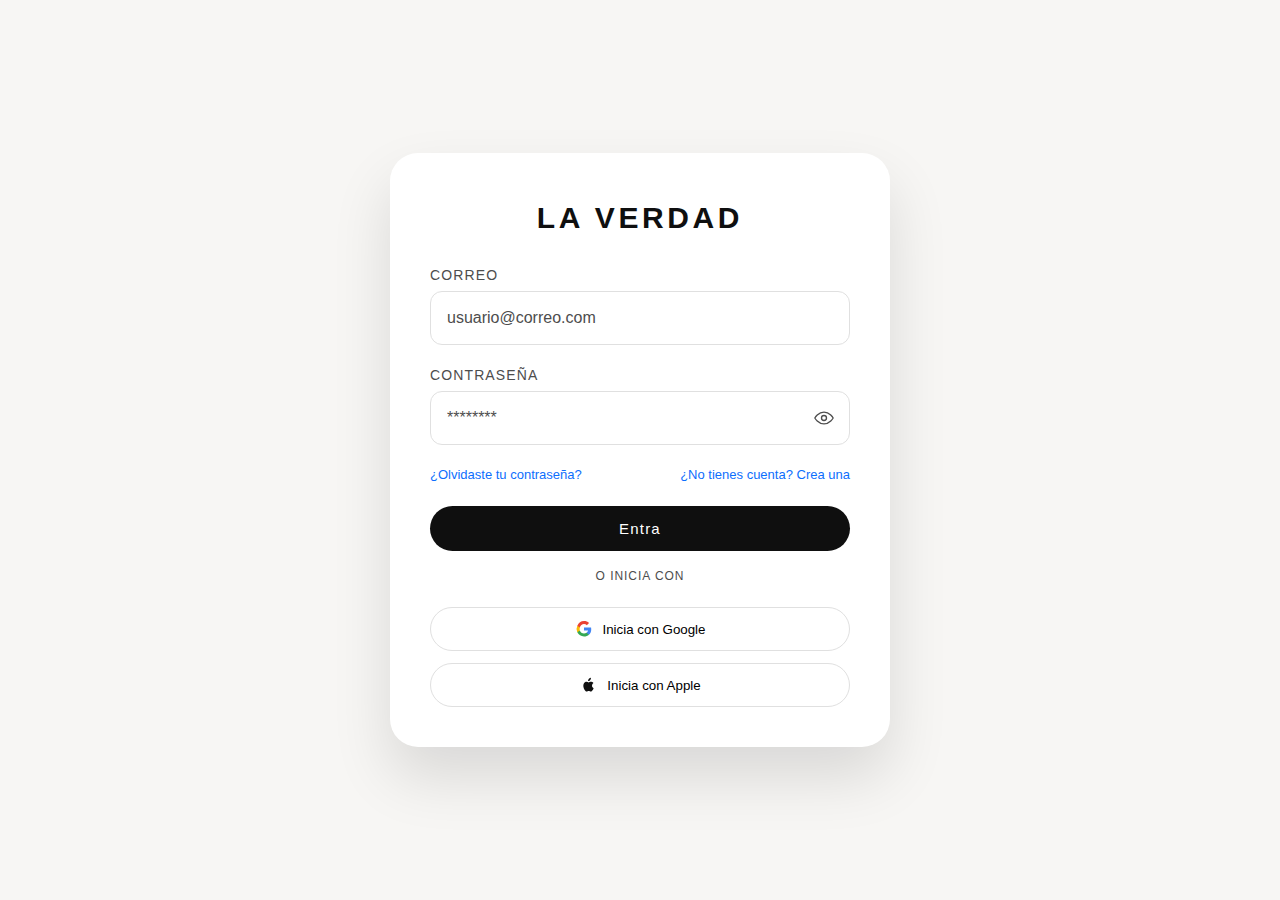
<file: login.html>
﻿<!DOCTYPE html>
<html lang="es">
<head>
    <meta charset="UTF-8">
    <title>Iniciar sesión | La Verdad</title>
    <style>
        :root {
            --ink: #0f0f0f;
            --soft-ink: #4d4d4d;
            --border: #e0e0e0;
            --accent: #0d6efd;
            --font-base: "Inter", "Roboto", Arial, sans-serif;
        }

        * {
            box-sizing: border-box;
        }

        body {
            margin: 0;
            font-family: var(--font-base);
            background: #f7f6f4;
            color: var(--ink);
            min-height: 100vh;
            display: flex;
            justify-content: center;
            align-items: center;
            padding: 40px 16px;
        }

        input[type="text"],
        input[type="email"],
        input[type="search"],
        input[type="password"],
        input[type="tel"],
        input[type="url"],
        input[type="number"],
        textarea {
            font-family: var(--font-base);
            font-size: 16px;
            font-weight: 400;
            line-height: 1.5;
            color: var(--ink);
            padding: 12px 16px;
            border: 1px solid var(--border);
            border-radius: 12px;
            background: #fff;
            transition: border-color 0.2s ease, box-shadow 0.2s ease;
        }

        input[type="text"]:focus,
        input[type="email"]:focus,
        input[type="search"]:focus,
        input[type="password"]:focus,
        input[type="tel"]:focus,
        input[type="url"]:focus,
        input[type="number"]:focus,
        textarea:focus {
            outline: none;
            border-color: var(--ink);
            box-shadow: 0 0 0 2px rgba(15, 15, 15, 0.08);
        }

        input::placeholder,
        textarea::placeholder {
            font-family: inherit;
            font-size: 16px;
            font-weight: 400;
            line-height: 1.5;
            color: var(--soft-ink, #4d4d4d);
            opacity: 1;
        }

        .login-shell {
            width: min(500px, 100%);
            background: #fff;
            border-radius: 28px;
            box-shadow: 0 30px 60px rgba(0, 0, 0, 0.12);
            padding: 48px 40px 40px;
            position: relative;
        }

        .wordmark {
            font-family: var(--font-base);
            font-size: 30px;
            letter-spacing: 0.12em;
            text-transform: uppercase;
            text-align: center;
            font-weight: 700;
            margin-bottom: 32px;
        }

        .wordmark a {
            color: inherit;
            text-decoration: none;
        }

        .feedback {
            position: fixed;
            top: 24px;
            right: 24px;
            padding: 10px 14px;
            border-radius: 12px;
            font-size: 13px;
            letter-spacing: 0.04em;
            display: none;
        }

        .feedback.error {
            background: #ffe6e6;
            color: #a10000;
        }

        .feedback.success {
            background: #e6ffee;
            color: #0f7a37;
        }

        .form-field {
            margin-bottom: 22px;
        }

        label {
            display: block;
            font-size: 14px;
            letter-spacing: 0.08em;
            text-transform: uppercase;
            margin-bottom: 8px;
            color: var(--soft-ink);
        }

        input[type="email"],
        .password-wrapper input {
            width: 100%;
            border: 1px solid var(--border);
            border-radius: 12px;
            padding: 14px 16px;
            font-size: 16px;
        }

        .password-wrapper {
            position: relative;
        }

        .password-wrapper input {
            padding-right: 46px;
        }

        .toggle-password {
            position: absolute;
            right: 12px;
            top: 50%;
            transform: translateY(-50%);
            border: none;
            background: none;
            color: var(--soft-ink);
            cursor: pointer;
            padding: 4px;
            display: flex;
            align-items: center;
            justify-content: center;
        }

        .toggle-password svg {
            width: 20px;
            height: 20px;
        }

        .form-meta {
            display: flex;
            justify-content: space-between;
            font-size: 13px;
            margin-bottom: 24px;
        }

        .form-meta a {
            color: var(--accent);
            text-decoration: none;
        }

        button {
            font-family: inherit;
        }

        .primary-button {
            width: 100%;
            padding: 14px;
            border-radius: 999px;
            border: none;
            background: var(--ink);
            color: #fff;
            font-size: 15px;
            letter-spacing: 0.08em;
            cursor: pointer;
            transition: transform 0.2s ease, box-shadow 0.2s ease;
        }

        .primary-button:hover {
            transform: translateY(-2px);
            box-shadow: 0 12px 24px rgba(0, 0, 0, 0.18);
        }

        .social-login {
            margin-top: 24px;
            display: flex;
            flex-direction: column;
            gap: 12px;
        }

        .social-button {
            border: 1px solid var(--border);
            border-radius: 999px;
            padding: 12px;
            background: #fff;
            display: flex;
            align-items: center;
            justify-content: center;
            gap: 10px;
            cursor: pointer;
            transition: border 0.2s ease;
        }

        .social-button:hover {
            border-color: var(--ink);
        }

        .social-button svg {
            width: 18px;
            height: 18px;
        }

        .divider {
            text-align: center;
            margin: 18px 0;
            font-size: 12px;
            letter-spacing: 0.08em;
            text-transform: uppercase;
            color: var(--soft-ink);
        }
    </style>
</head>
<body>
    <div class="login-shell">
        <div class="feedback" data-feedback></div>
        <div class="wordmark">
            <a href="archivp.html">La Verdad</a>
        </div>
        <form id="login-form">
            <div class="form-field">
                <label for="email">Correo</label>
                <input type="email" id="email" placeholder="usuario@correo.com" required>
            </div>
            <div class="form-field">
                <label for="password">Contraseña</label>
                <div class="password-wrapper">
                    <input type="password" id="password" placeholder="********" required>
                    <button class="toggle-password" type="button" aria-label="Mostrar contraseña" data-password-toggle="password">
                        <svg viewBox="0 0 24 24" fill="none" stroke="currentColor" stroke-width="1.6" stroke-linecap="round" stroke-linejoin="round">
                            <path d="M1 12s4-7 11-7 11 7 11 7-4 7-11 7-11-7-11-7z"></path>
                            <circle cx="12" cy="12" r="3"></circle>
                        </svg>
                    </button>
                </div>
            </div>
            <div class="form-meta">
                <a href="recuperar.html">¿Olvidaste tu contraseña?</a>
                <a href="signup.html">¿No tienes cuenta? Crea una</a>
            </div>
            <button type="submit" class="primary-button">Entra</button>
        </form>

        <div class="divider">o inicia con</div>
        <div class="social-login">
            <button class="social-button" type="button">
                <svg viewBox="0 0 24 24">
                    <path d="M21.6 12.23c0-.74-.06-1.44-.18-2.11H12v3.99h5.4a4.61 4.61 0 0 1-2 3.02v2.5h3.26c1.91-1.76 3.01-4.35 3.01-7.4z" fill="#4285F4"/>
                    <path d="M12 22c2.7 0 4.97-.9 6.62-2.45l-3.26-2.5c-.9.6-2.05.95-3.36.95-2.58 0-4.77-1.74-5.55-4.08H3.09v2.57A9.99 9.99 0 0 0 12 22z" fill="#34A853"/>
                    <path d="M6.45 13.92a5.99 5.99 0 0 1 0-3.84V7.51H3.09a10 10 0 0 0 0 8.98l3.36-2.57z" fill="#FBBC05"/>
                    <path d="M12 5.4c1.47 0 2.79.51 3.83 1.51l2.87-2.87C16.95 2.27 14.68 1.4 12 1.4A9.99 9.99 0 0 0 3.09 7.51l3.36 2.57C7.23 7.14 9.42 5.4 12 5.4z" fill="#EA4335"/>
                </svg>
                Inicia con Google
            </button>
            <button class="social-button" type="button">
                <svg viewBox="0 0 24 24">
                    <path d="M17.4 12.75c0-2.2 1.77-3.25 1.84-3.3-1.01-1.48-2.59-1.69-3.15-1.71-1.33-.14-2.59.78-3.26.78-.68 0-1.72-.76-2.83-.74-1.45.03-2.79.85-3.54 2.15-1.5 2.62-.38 6.5 1.07 8.63.71 1.02 1.56 2.16 2.67 2.12 1.07-.04 1.47-.69 2.76-.69 1.29 0 1.65.69 2.78.67 1.15-.02 1.88-1.04 2.58-2.06.82-1.21 1.15-2.37 1.17-2.43-.03-.01-2.25-.86-2.29-3.42zM14.99 5.2C15.66 4.43 16.1 3.38 15.99 2.34c-.94.04-2.08.65-2.76 1.43-.61.68-1.17 1.77-1.03 2.8 1.08.08 2.19-.55 2.79-1.37z" fill="#111"/>
                </svg>
                Inicia con Apple
            </button>
        </div>
    </div>

    <script>
        const form = document.getElementById("login-form");
        const feedback = document.querySelector("[data-feedback]");
        const passwordToggles = document.querySelectorAll("[data-password-toggle]");
        const ROLE_KEY = "laVerdadRole";

        const eyeOpenIcon = `
            <svg viewBox="0 0 24 24" fill="none" stroke="currentColor" stroke-width="1.6" stroke-linecap="round" stroke-linejoin="round">
                <path d="M1 12s4-7 11-7 11 7 11 7-4 7-11 7-11-7-11-7z"></path>
                <circle cx="12" cy="12" r="3"></circle>
            </svg>`;
        const eyeOffIcon = `
            <svg viewBox="0 0 24 24" fill="none" stroke="currentColor" stroke-width="1.6" stroke-linecap="round" stroke-linejoin="round">
                <path d="M17.94 17.94A10.94 10.94 0 0 1 12 19c-7 0-11-7-11-7a21.07 21.07 0 0 1 5.12-5.88"></path>
                <path d="M3 3l18 18"></path>
                <path d="M9.88 9.88A3 3 0 0 0 12 15a3 3 0 0 0 2.12-.88"></path>
                <path d="M13.12 10.88A3 3 0 0 0 9 9"></path>
            </svg>`;

        passwordToggles.forEach((btn) => {
            const target = document.getElementById(btn.dataset.passwordToggle);
            if (!target) return;
            btn.addEventListener("click", () => {
                const isHidden = target.getAttribute("type") === "password";
                target.setAttribute("type", isHidden ? "text" : "password");
                btn.setAttribute("aria-pressed", String(isHidden));
                btn.innerHTML = isHidden ? eyeOffIcon : eyeOpenIcon;
            });
        });

        const showFeedback = (message, type = "error") => {
            feedback.textContent = message;
            feedback.className = `feedback ${type}`;
            feedback.style.display = "block";
            setTimeout(() => {
                feedback.style.display = "none";
            }, 4000);
        };

        const setRoleFromEmail = (emailValue) => {
            const isJournalistEmail = emailValue.toLowerCase().endsWith("@periodista.es");
            if (isJournalistEmail) {
                localStorage.setItem(ROLE_KEY, "journalist");
            } else {
                localStorage.removeItem(ROLE_KEY);
            }
            document.dispatchEvent(new CustomEvent("laverdad:role-change"));
        };

        form.addEventListener("submit", (event) => {
            event.preventDefault();
            const email = document.getElementById("email").value.trim();
            const password = document.getElementById("password").value.trim();
            if (!email || !password) {
                showFeedback("Rellena correo y contraseña.", "error");
                return;
            }
            const name = email.split("@")[0] || "lector";
            localStorage.setItem("laVerdadUser", name);
            localStorage.setItem("laVerdadEmail", email);
            setRoleFromEmail(email);
            showFeedback("Sesión iniciada correctamente.", "success");
            setTimeout(() => {
                window.location.href = `archivp.html?user=${encodeURIComponent(name)}`;
            }, 1200);
        });
    </script>
</body>
</html>
</file>
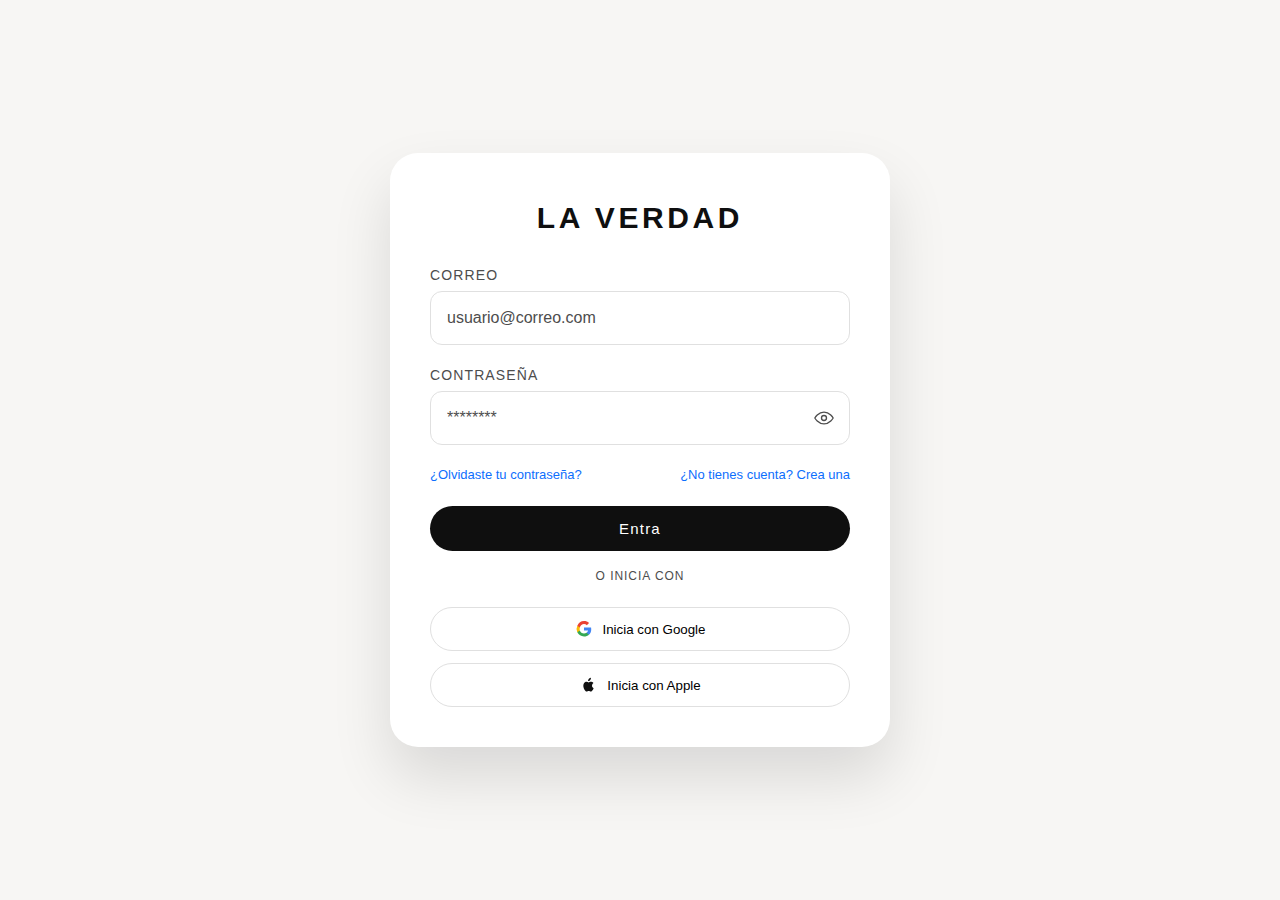
<file: perfil.html>
﻿<!DOCTYPE html>
<html lang="es">
<head>
    <meta charset="UTF-8">
    <title>Perfil | La Verdad</title>
    <style>
        :root {
            --ink: #0f0f0f;
            --soft: #555555;
            --border: #e1e1e1;
            --background: #f8f7f4;
            --accent: #0d6efd;
            --text-scale: 1;
            --font-base: "Inter", "Roboto", Arial, sans-serif;
        }

        * {
            box-sizing: border-box;
        }

        body {
            margin: 0;
            min-height: 100vh;
            font-family: var(--font-base);
            background: var(--background);
            color: var(--ink);
            font-size: calc(16px * var(--text-scale));
        }

        input[type="text"],
        input[type="email"],
        input[type="search"],
        input[type="password"],
        input[type="tel"],
        input[type="url"],
        input[type="number"],
        textarea {
            font-family: var(--font-base);
            font-size: 16px;
            font-weight: 400;
            line-height: 1.5;
            color: var(--ink);
            padding: 12px 16px;
            border: 1px solid var(--border);
            border-radius: 12px;
            background: #fff;
            transition: border-color 0.2s ease, box-shadow 0.2s ease;
        }

        input[type="text"]:focus,
        input[type="email"]:focus,
        input[type="search"]:focus,
        input[type="password"]:focus,
        input[type="tel"]:focus,
        input[type="url"]:focus,
        input[type="number"]:focus,
        textarea:focus {
            outline: none;
            border-color: var(--ink);
            box-shadow: 0 0 0 2px rgba(15, 15, 15, 0.08);
        }

        input::placeholder,
        textarea::placeholder {
            font-family: inherit;
            font-size: 16px;
            font-weight: 400;
            line-height: 1.5;
            color: var(--soft, #555555);
            opacity: 1;
        }

        .profile-shell {
            max-width: 1100px;
            margin: 0 auto;
            padding: 40px 20px 80px;
        }

        .profile-header {
            display: flex;
            justify-content: space-between;
            align-items: center;
            margin-bottom: 32px;
        }

        .wordmark {
            font-family: var(--font-base);
            font-size: 30px;
            letter-spacing: 0.12em;
            font-weight: 700;
            text-transform: uppercase;
            text-decoration: none;
            color: inherit;
        }

        .back-link {
            font-size: 14px;
            letter-spacing: 0.08em;
            text-transform: uppercase;
            color: var(--soft);
            text-decoration: none;
        }

        .profile-layout {
            display: grid;
            grid-template-columns: 320px 1fr;
            gap: 28px;
        }

        .profile-card {
            background: #fff;
            border-radius: 24px;
            padding: 28px;
            box-shadow: 0 20px 40px rgba(0, 0, 0, 0.08);
            display: flex;
            flex-direction: column;
            gap: 18px;
        }

        .avatar {
            width: 90px;
            height: 90px;
            border-radius: 50%;
            background: var(--ink);
            color: #fff;
            display: flex;
            align-items: center;
            justify-content: center;
            font-size: 34px;
            margin: 0 auto;
        }

        .profile-name {
            text-align: center;
            font-size: 24px;
            margin: 0;
        }

        .profile-email {
            text-align: center;
            color: var(--soft);
            margin: 4px 0 12px;
            font-size: 14px;
            word-break: break-all;
        }

        .profile-role {
            text-align: center;
            margin: 0;
            font-size: 13px;
            letter-spacing: 0.08em;
            text-transform: uppercase;
            color: #c08a11;
            display: none;
        }

        .profile-stats {
            display: flex;
            justify-content: space-between;
            text-align: center;
            border-top: 1px solid var(--border);
            border-bottom: 1px solid var(--border);
            padding: 16px 0;
        }

        .profile-stats span {
            display: block;
            font-size: 20px;
            font-weight: 600;
        }

        .ghost-button {
            border: 1px solid var(--border);
            border-radius: 999px;
            padding: 10px 16px;
            background: #fff;
            color: var(--ink);
            font-size: 14px;
            cursor: pointer;
            transition: border 0.2s ease;
            display: block;
            text-align: center;
            text-decoration: none;
        }

        .ghost-button:hover {
            border-color: var(--ink);
        }

        .logout-button {
            border: none;
            border-radius: 999px;
            padding: 12px;
            background: #d32f2f;
            color: #fff;
            font-size: 15px;
            cursor: pointer;
            margin-top: 8px;
        }

        .profile-panels {
            display: grid;
            grid-template-columns: 1fr;
            gap: 24px;
        }

        .panel {
            background: #fff;
            border-radius: 24px;
            padding: 28px;
            box-shadow: 0 20px 40px rgba(0, 0, 0, 0.08);
        }

        .panel h2 {
            margin-top: 0;
            letter-spacing: 0.08em;
            text-transform: uppercase;
            font-size: 16px;
        }

        .panel-placeholder {
            border: 2px dashed var(--border);
            border-radius: 18px;
            padding: 30px;
            text-align: center;
            color: var(--soft);
            font-size: 15px;
        }

        .profile-posts {
            margin-top: 18px;
            display: flex;
            flex-direction: column;
            gap: 18px;
        }

        .profile-posts article {
            border: 1px solid var(--border);
            border-radius: 20px;
            padding: 18px 20px;
            background: #fff;
            box-shadow: 0 14px 28px rgba(0, 0, 0, 0.05);
        }

        .profile-posts .post-header {
            display: flex;
            justify-content: space-between;
            align-items: baseline;
            gap: 12px;
        }

        .profile-posts .post-owner {
            font-weight: 600;
            font-size: 15px;
        }

        .profile-posts .post-date {
            font-size: 12px;
            color: var(--soft);
            letter-spacing: 0.04em;
        }

        .profile-posts .post-body {
            margin-top: 12px;
            background: #f8f7f4;
            border-radius: 14px;
            padding: 14px;
            font-size: 15px;
            line-height: 1.5;
        }

        .profile-posts .post-menu {
            position: relative;
        }

        .profile-posts .menu-trigger {
            border: none;
            background: transparent;
            cursor: pointer;
            width: 32px;
            height: 32px;
            border-radius: 50%;
            display: inline-flex;
            align-items: center;
            justify-content: center;
            color: var(--soft);
        }

        .profile-posts .menu-trigger:hover {
            background: rgba(0, 0, 0, 0.05);
        }

        .profile-posts .menu-trigger svg {
            width: 18px;
            height: 18px;
        }

        .profile-posts .menu-panel {
            position: absolute;
            top: 36px;
            right: 0;
            background: #fff;
            border: 1px solid var(--border);
            border-radius: 14px;
            box-shadow: 0 18px 36px rgba(0, 0, 0, 0.12);
            min-width: 170px;
            padding: 6px;
            display: none;
            z-index: 5;
        }

        .profile-posts .menu-panel.is-open {
            display: block;
        }

        .profile-posts .menu-panel button {
            width: 100%;
            border: none;
            background: transparent;
            display: flex;
            flex-direction: row-reverse;
            align-items: center;
            justify-content: flex-end;
            gap: 10px;
            padding: 9px 10px;
            font-size: 14px;
            cursor: pointer;
            color: var(--ink);
        }

        .profile-posts .menu-panel button:hover {
            background: rgba(0, 0, 0, 0.04);
        }

        .profile-posts .menu-panel svg {
            width: 18px;
            height: 18px;
            stroke: currentColor;
            stroke-width: 1.8;
            fill: none;
        }

        .profile-posts .menu-panel .danger {
            color: #c23616;
        }

        @media (max-width: 900px) {
            .profile-layout {
                grid-template-columns: 1fr;
            }
        }
    </style>
    <link rel="stylesheet" href="accessibility.css">
</head>
<body>
    <div class="profile-shell">
        <header class="profile-header">
            <a class="wordmark" href="archivp.html">La Verdad</a>
            <a class="back-link" href="archivp.html">&#8592; Volver a portada</a>
        </header>

        <main class="profile-layout">
            <aside class="profile-card">
                <div class="avatar" data-avatar>LV</div>
                <h1 class="profile-name" data-profile-name>Lector</h1>
                <p class="profile-role" data-profile-role hidden>Periodista</p>
                <p class="profile-email" data-profile-email>usuario@laverdad.es</p>
                <p style="text-align:center;color:var(--soft);margin:0;">Miembro desde 2024</p>
                <div class="profile-stats">
                    <div>
                        <span data-followers>12,4K</span>
                        <small>Seguidores</small>
                    </div>
                    <div>
                        <span data-following>284</span>
                        <small>Seguidos</small>
                    </div>
                </div>
                <a class="ghost-button" href="ajustes.html">Ajustes</a>
                <a class="ghost-button" href="biblioteca.html">Biblioteca</a>
                <button class="logout-button" type="button" data-logout>Cerrar sesión</button>
            </aside>

            <section class="profile-panels">
                <article class="panel" data-profile-news-panel hidden>
                    <h2>Noticias publicadas</h2>
                    <div class="panel-placeholder" data-profile-news-placeholder>
                        En esta zona podr&aacute;s consultar las noticias que publiques desde la redacci&oacute;n.
                    </div>
                </article>
                <article class="panel" data-profile-post-panel>
                    <h2>Post subidos</h2>
                    <div class="panel-placeholder" data-profile-placeholder>
                        En esta zona podr&aacute;s consultar tus aportaciones a la comunidad.
                    </div>
                    <div class="profile-posts" data-profile-posts></div>
                </article>
            </section>
        </main>
    </div>


    <div class="accessibility-dock" data-access-dock>
        <button class="dock-handle" type="button" aria-label="Ocultar opciones de accesibilidad" data-dock-toggle>&gt;</button>
        <button class="accessibility-fab" type="button" aria-label="Opciones de accesibilidad" aria-expanded="false">
            <span class="sr-only">Accesibilidad</span>
            <span class="wheelchair-icon">&#9855;</span>
        </button>
    </div>
    <div class="accessibility-panel" aria-hidden="true" data-access-panel>
        <header>
            <h2>Accesibilidad</h2>
            <button class="panel-close" type="button" aria-label="Cerrar panel">&times;</button>
        </header>
        <div class="panel-section">
            <div class="control-row">
                <div class="control-text">
                    <strong>Lectura en Voz Alta</strong>
                    <small>Modo para ciegos</small>
                </div>
                <button class="access-switch" type="button" role="switch" aria-checked="false" data-toggle-class="voice-mode">
                    <span class="switch-thumb"></span>
                </button>
            </div>
            <div class="control-row">
                <div class="control-text">
                    <strong>Alto contraste</strong>
                    <small>Fondo oscuro y texto claro</small>
                </div>
                <button class="access-switch" type="button" role="switch" aria-checked="false" data-toggle-class="high-contrast">
                    <span class="switch-thumb"></span>
                </button>
            </div>
        </div>
        <div class="panel-section">
            <div class="control-row">
                <div class="control-text">
                    <strong>Aumentar tamaño del texto</strong>
                    <small>Define el zoom de lectura</small>
                </div>
                <div class="text-scale-controls">
                    <button type="button" class="text-scale-button" data-scale-step="-0.1" aria-label="Reducir texto">-</button>
                    <span data-text-scale>100%</span>
                    <button type="button" class="text-scale-button" data-scale-step="0.1" aria-label="Aumentar texto">+</button>
                </div>
            </div>
            <div class="control-row">
                <div class="control-text">
                    <strong>Fuente Accesible / Disléxica</strong>
                    <small>Elige la tipografía</small>
                </div>
                <div class="font-picker" role="radiogroup" aria-label="Opciones de fuente accesible">
                    <button type="button" class="font-choice" role="radio" aria-checked="true" data-font-class="font-accessible">Accesible</button>
                    <button type="button" class="font-choice" role="radio" aria-checked="false" data-font-class="font-dyslexic">Disléxica</button>
                </div>
            </div>
        </div>
        <div class="panel-section">
            <div class="control-row">
                <div class="control-text">
                    <strong>Subrayar y resaltar enlaces</strong>
                    <small>Ayuda a detectar destinos clicables</small>
                </div>
                <button class="access-switch" type="button" role="switch" aria-checked="false" data-toggle-class="links-highlight">
                    <span class="switch-thumb"></span>
                </button>
            </div>
            <div class="control-row">
                <div class="control-text">
                    <strong>Desactivar animaciones</strong>
                    <small>Elimina transiciones activas</small>
                </div>
                <button class="access-switch" type="button" role="switch" aria-checked="false" data-toggle-class="animations-off">
                    <span class="switch-thumb"></span>
                </button>
            </div>
        </div>
    </div>

                <script>
        (function () {
            const profileNameEl = document.querySelector("[data-profile-name]");
            const profileEmailEl = document.querySelector("[data-profile-email]");
            const roleBadgeEl = document.querySelector("[data-profile-role]");
            const newsPanel = document.querySelector("[data-profile-news-panel]");
            const newsPlaceholder = document.querySelector("[data-profile-news-placeholder]");
            const avatarEl = document.querySelector("[data-avatar]");
            const followersEl = document.querySelector("[data-followers]");
            const followingEl = document.querySelector("[data-following]");
            const logoutBtn = document.querySelector("[data-logout]");
            const postsWrapper = document.querySelector("[data-profile-posts]");
            const postsPlaceholder = document.querySelector("[data-profile-placeholder]");
            const postsStorageKey = "laVerdadForumPosts";
            const ROLE_KEY = "laVerdadRole";

            const initialsFrom = (name) => {
                const parts = name.split(/[\s._-]+/).filter(Boolean);
                if (!parts.length) return name.charAt(0).toUpperCase();
                return parts.slice(0, 2).map((part) => part.charAt(0)).join("").toUpperCase();
            };

            const escapeHtml = (value) =>
                value
                    .replace(/&/g, "&amp;")
                    .replace(/</g, "&lt;")
                    .replace(/>/g, "&gt;")
                    .replace(/"/g, "&quot;")
                    .replace(/'/g, "&#39;");

            const formatPostBody = (text) => escapeHtml(text).replace(/\n/g, "<br>");

            const formatDate = (iso) => {
                try {
                    return new Date(iso).toLocaleString("es-ES", {
                        day: "numeric",
                        month: "short",
                        hour: "2-digit",
                        minute: "2-digit"
                    });
                } catch {
                    return "";
                }
            };

            const params = new URLSearchParams(window.location.search);
            const userParam = params.get("user");
            if (userParam) {
                localStorage.setItem("laVerdadUser", userParam.trim());
                if (history.replaceState) {
                    history.replaceState({}, document.title, window.location.pathname);
                }
            }

            const storedUser = localStorage.getItem("laVerdadUser");
            if (!storedUser) {
                window.location.href = "login.html";
                return;
            }

            const isJournalist = localStorage.getItem(ROLE_KEY) === "journalist";

            profileNameEl.textContent = storedUser;
            avatarEl.textContent = initialsFrom(storedUser);
            const storedEmail = localStorage.getItem("laVerdadEmail");
            if (profileEmailEl) {
                profileEmailEl.textContent = storedEmail || "Sin correo asociado";
                profileEmailEl.style.opacity = storedEmail ? "1" : "0.7";
            }
            if (roleBadgeEl) {
                roleBadgeEl.hidden = !isJournalist;
                roleBadgeEl.style.display = isJournalist ? "block" : "none";
                if (isJournalist) {
                    roleBadgeEl.textContent = "Periodista";
                }
            }
            if (newsPanel) {
                newsPanel.hidden = !isJournalist;
                if (newsPlaceholder) {
                    newsPlaceholder.style.display = isJournalist ? "block" : "none";
                }
            }
            followersEl.textContent = "12,4K";
            followingEl.textContent = "356";

            const readPosts = () => {
                try {
                    return JSON.parse(localStorage.getItem(postsStorageKey)) || [];
                } catch {
                    return [];
                }
            };

            const writePosts = (posts) =>
                localStorage.setItem(postsStorageKey, JSON.stringify(posts));

            const renderPosts = () => {
                if (!postsWrapper || !postsPlaceholder) return;
                const posts = readPosts().filter((post) => post.user === storedUser);
                if (!posts.length) {
                    postsPlaceholder.style.display = "block";
                    postsWrapper.innerHTML = "";
                    return;
                }
                postsPlaceholder.style.display = "none";
                const fragment = document.createDocumentFragment();
                posts.forEach((post) => {
                    const card = document.createElement("article");
                    card.setAttribute("data-profile-post", "");
                    if (typeof post.id === "number") {
                        card.dataset.postId = String(post.id);
                    }
                    card.innerHTML = `
                        <div class="post-header">
                            <div>
                                <div class="post-owner">${escapeHtml(post.user)}</div>
                                <div class="post-date">${formatDate(post.createdAt)}</div>
                            </div>
                            <div class="post-menu" data-profile-menu>
                                <button class="menu-trigger" type="button" aria-label="Abrir opciones" data-profile-menu-trigger>
                                    <svg viewBox="0 0 24 24" stroke="currentColor" fill="none" stroke-width="2" stroke-linecap="round">
                                        <circle cx="5" cy="12" r="1.5"></circle>
                                        <circle cx="12" cy="12" r="1.5"></circle>
                                        <circle cx="19" cy="12" r="1.5"></circle>
                                    </svg>
                                </button>
                                <div class="menu-panel" data-profile-menu-panel>
                                    <button type="button" data-profile-action="edit">
                                        <svg viewBox="0 0 24 24"><path d="M3 21v-3l12-12 3 3-12 12z"></path><line x1="14" y1="4" x2="20" y2="10"></line></svg>
                                        Editar
                                    </button>
                                    <button type="button" class="danger" data-profile-action="delete">
                                        <svg viewBox="0 0 24 24"><polyline points="3 6 5 6 21 6"></polyline><path d="M8 6v14a2 2 0 0 0 2 2h4a2 2 0 0 0 2-2V6"></path><line x1="10" y1="11" x2="10" y2="17"></line><line x1="14" y1="11" x2="14" y2="17"></line></svg>
                                        Borrar
                                    </button>
                                </div>
                            </div>
                        </div>
                        <div class="post-body">${formatPostBody(post.text)}</div>
                    `;
                    fragment.appendChild(card);
                });
                postsWrapper.innerHTML = "";
                postsWrapper.appendChild(fragment);
            };

            renderPosts();

            const closeProfileMenus = () => {
                document
                    .querySelectorAll("[data-profile-menu-panel]")
                    .forEach((panel) => panel.classList.remove("is-open"));
            };

            const handlePostAction = (action, postId) => {
                const posts = readPosts();
                const post = posts.find(
                    (entry) => entry.id === postId && entry.user === storedUser
                );
                if (!post) return;
                if (action === "delete") {
                    if (!confirm("\u00BFSeguro que quieres borrar esta publicaci\u00F3n?")) return;
                    const updated = posts.filter((entry) => entry.id !== postId);
                    writePosts(updated);
                    renderPosts();
                } else if (action === "edit") {
                    const edited = prompt("Edita tu publicaci\u00F3n:", post.text);
                    if (edited === null) return;
                    if (!confirm("\u00BFGuardar los cambios?")) return;
                    post.text = edited.trim();
                    writePosts(posts);
                    renderPosts();
                }
            };

            document.addEventListener("click", (event) => {
                const trigger = event.target.closest("[data-profile-menu-trigger]");
                if (trigger) {
                    const panel = trigger.parentElement?.querySelector("[data-profile-menu-panel]");
                    if (!panel) return;
                    const isOpen = panel.classList.contains("is-open");
                    closeProfileMenus();
                    if (!isOpen) {
                        panel.classList.add("is-open");
                    }
                    return;
                }

                const actionBtn = event.target.closest("[data-profile-action]");
                if (actionBtn) {
                    const article = actionBtn.closest("[data-profile-post]");
                    if (!article) return;
                    const postId = Number(article.dataset.postId);
                    if (Number.isNaN(postId)) return;
                    const action = actionBtn.dataset.profileAction;
                    if (!action) return;
                    closeProfileMenus();
                    handlePostAction(action, postId);
                    return;
                }

                if (!event.target.closest("[data-profile-menu-panel]")) {
                    closeProfileMenus();
                }
            });

            logoutBtn.addEventListener("click", () => {
                if (confirm("\u00BFSeguro que quieres cerrar sesi\u00F3n?")) {
                    localStorage.removeItem("laVerdadUser");
                    localStorage.removeItem("laVerdadEmail");
                    localStorage.removeItem(ROLE_KEY);
                    document.dispatchEvent(new CustomEvent("laverdad:role-change"));
                    window.location.href = "archivp.html?logout=1";
                }
            });
        })();
    </script>





    <script src="accessibility.js"></script>
</body>
</html>
</file>
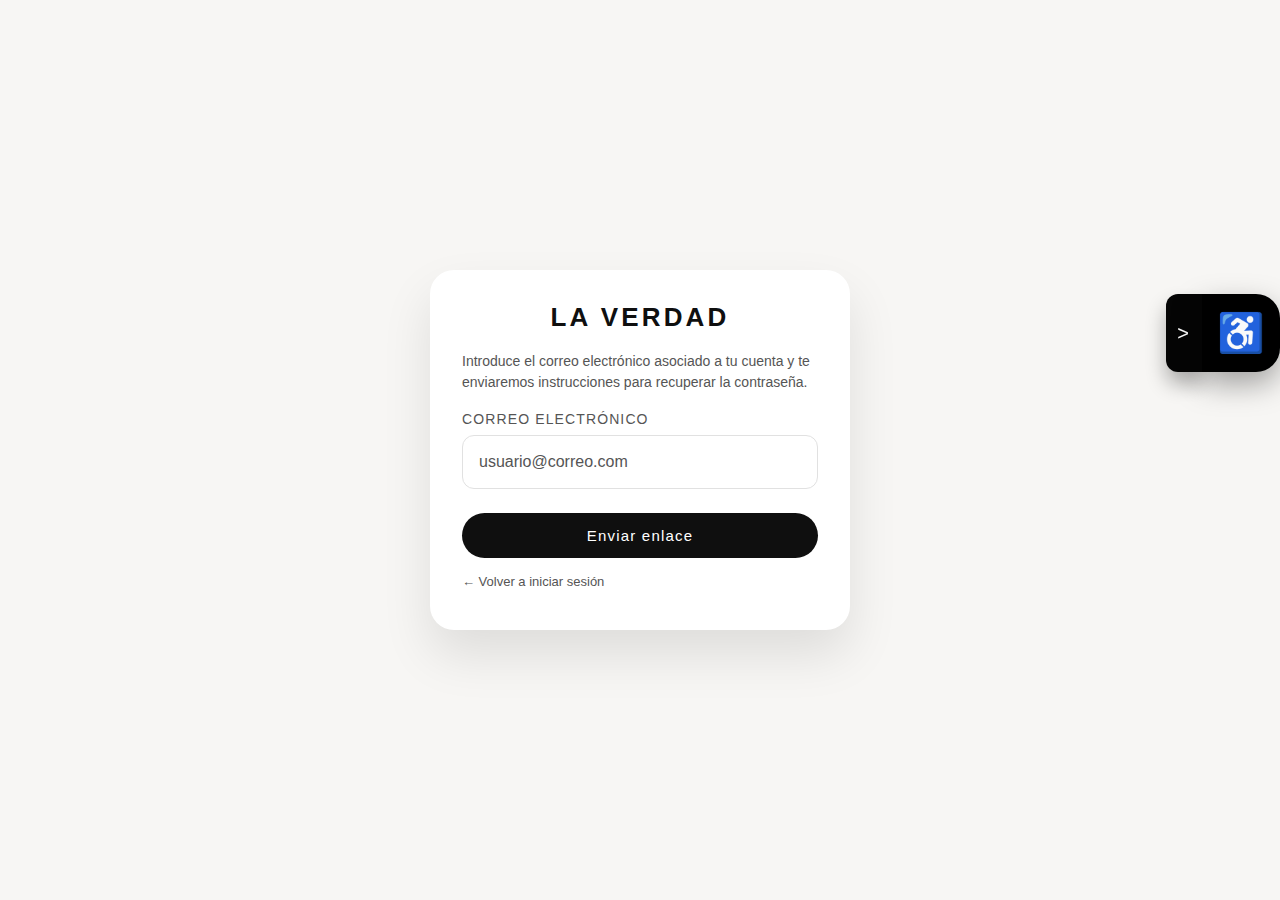
<file: recuperar.html>
﻿<!DOCTYPE html>
<html lang="es">
<head>
    <meta charset="UTF-8">
    <title>Recuperar contraseña | La Verdad</title>
    <style>
        :root {
            --ink: #0f0f0f;
            --soft: #555;
            --border: #e1e1e1;
            --text-scale: 1;
            --font-base: "Inter", "Roboto", Arial, sans-serif;
        }
        * { box-sizing: border-box; }
        body {
            margin: 0;
            font-family: var(--font-base);
            background: #f7f6f4;
            color: var(--ink);
            min-height: 100vh;
            display: flex;
            justify-content: center;
            align-items: center;
            padding: 40px 16px;
            font-size: calc(16px * var(--text-scale));
        }

        input[type="text"],
        input[type="email"],
        input[type="search"],
        input[type="password"],
        input[type="tel"],
        input[type="url"],
        input[type="number"],
        textarea {
            font-family: var(--font-base);
            font-size: 16px;
            font-weight: 400;
            line-height: 1.5;
            color: var(--ink);
            padding: 12px 16px;
            border: 1px solid var(--border);
            border-radius: 12px;
            background: #fff;
            transition: border-color 0.2s ease, box-shadow 0.2s ease;
        }

        input[type="text"]:focus,
        input[type="email"]:focus,
        input[type="search"]:focus,
        input[type="password"]:focus,
        input[type="tel"]:focus,
        input[type="url"]:focus,
        input[type="number"]:focus,
        textarea:focus {
            outline: none;
            border-color: var(--ink);
            box-shadow: 0 0 0 2px rgba(15, 15, 15, 0.08);
        }

        input::placeholder,
        textarea::placeholder {
            font-family: inherit;
            font-size: 16px;
            font-weight: 400;
            line-height: 1.5;
            color: var(--soft, #555);
            opacity: 1;
        }
        .card {
            width: min(420px, 100%);
            background: #fff;
            border-radius: 24px;
            padding: 32px 32px 40px;
            box-shadow: 0 25px 50px rgba(0, 0, 0, 0.1);
            position: relative;
        }
        .wordmark {
            font-family: var(--font-base);
            font-size: 26px;
            letter-spacing: 0.12em;
            text-transform: uppercase;
            text-align: center;
            font-weight: 700;
            margin-bottom: 18px;
        }
        .wordmark a {
            color: inherit;
            text-decoration: none;
        }
        p {
            color: var(--soft);
            font-size: 14px;
            line-height: 1.5;
        }
        label {
            display: block;
            font-size: 14px;
            letter-spacing: 0.08em;
            text-transform: uppercase;
            margin: 18px 0 8px;
            color: var(--soft);
        }
        input[type="email"] {
            width: 100%;
            border: 1px solid var(--border);
            border-radius: 12px;
            padding: 14px 16px;
            font-size: 16px;
        }
        button {
            width: 100%;
            margin-top: 24px;
            padding: 14px;
            border-radius: 999px;
            border: none;
            background: var(--ink);
            color: #fff;
            font-size: 15px;
            letter-spacing: 0.08em;
            cursor: pointer;
        }
        .feedback {
            position: fixed;
            top: 24px;
            right: 24px;
            background: #e6ffee;
            color: #0f7a37;
            padding: 10px 14px;
            border-radius: 10px;
            font-size: 13px;
            display: none;
        }
        .link-back {
            display: inline-block;
            margin-top: 16px;
            font-size: 13px;
            color: var(--soft);
            text-decoration: none;
        }
    </style>
    <link rel="stylesheet" href="accessibility.css">
</head>
<body>
    <div class="feedback" data-feedback>Correo enviado correctamente</div>
    <div class="card">
        <div class="wordmark"><a href="archivp.html">La Verdad</a></div>
        <p>Introduce el correo electrónico asociado a tu cuenta y te enviaremos instrucciones para recuperar la contraseña.</p>
        <form id="recovery-form">
            <label for="recovery-email">Correo electrónico</label>
            <input type="email" id="recovery-email" placeholder="usuario@correo.com" required>
            <button type="submit">Enviar enlace</button>
        </form>
        <a class="link-back" href="login.html">&#8592; Volver a iniciar sesión</a>
    </div>

    <div class="accessibility-dock" data-access-dock>
        <button class="dock-handle" type="button" aria-label="Ocultar opciones de accesibilidad" data-dock-toggle>&gt;</button>
        <button class="accessibility-fab" type="button" aria-label="Opciones de accesibilidad" aria-expanded="false">
            <span class="sr-only">Accesibilidad</span>
            <span class="wheelchair-icon">&#9855;</span>
        </button>
    </div>
    <div class="accessibility-panel" aria-hidden="true" data-access-panel>
        <header>
            <h2>Accesibilidad</h2>
            <button class="panel-close" type="button" aria-label="Cerrar panel">&times;</button>
        </header>
        <div class="panel-section">
            <div class="control-row">
                <div class="control-text">
                    <strong>Lectura en Voz Alta</strong>
                    <small>Modo para ciegos</small>
                </div>
                <button class="access-switch" type="button" role="switch" aria-checked="false" data-toggle-class="voice-mode">
                    <span class="switch-thumb"></span>
                </button>
            </div>
            <div class="control-row">
                <div class="control-text">
                    <strong>Alto contraste</strong>
                    <small>Fondo oscuro y texto claro</small>
                </div>
                <button class="access-switch" type="button" role="switch" aria-checked="false" data-toggle-class="high-contrast">
                    <span class="switch-thumb"></span>
                </button>
            </div>
        </div>
        <div class="panel-section">
            <div class="control-row">
                <div class="control-text">
                    <strong>Aumentar tama&ntilde;o del texto</strong>
                    <small>Define el zoom de lectura</small>
                </div>
                <div class="text-scale-controls">
                    <button type="button" class="text-scale-button" data-scale-step="-0.1" aria-label="Reducir texto">-</button>
                    <span data-text-scale>100%</span>
                    <button type="button" class="text-scale-button" data-scale-step="0.1" aria-label="Aumentar texto">+</button>
                </div>
            </div>
            <div class="control-row">
                <div class="control-text">
                    <strong>Fuente Accesible / Disl&eacute;xica</strong>
                    <small>Elige la tipograf&iacute;a</small>
                </div>
                <div class="font-picker" role="radiogroup" aria-label="Opciones de fuente accesible">
                    <button type="button" class="font-choice" role="radio" aria-checked="true" data-font-class="font-accessible">Accesible</button>
                    <button type="button" class="font-choice" role="radio" aria-checked="false" data-font-class="font-dyslexic">Disl&eacute;xica</button>
                </div>
            </div>
        </div>
        <div class="panel-section">
            <div class="control-row">
                <div class="control-text">
                    <strong>Subrayar y resaltar enlaces</strong>
                    <small>Ayuda a detectar destinos clicables</small>
                </div>
                <button class="access-switch" type="button" role="switch" aria-checked="false" data-toggle-class="links-highlight">
                    <span class="switch-thumb"></span>
                </button>
            </div>
            <div class="control-row">
                <div class="control-text">
                    <strong>Desactivar animaciones</strong>
                    <small>Elimina transiciones activas</small>
                </div>
                <button class="access-switch" type="button" role="switch" aria-checked="false" data-toggle-class="animations-off">
                    <span class="switch-thumb"></span>
                </button>
            </div>
        </div>
    </div>

    <script>
        const form = document.getElementById("recovery-form");
        const feedback = document.querySelector("[data-feedback]");

        form.addEventListener("submit", (event) => {
            event.preventDefault();
            feedback.style.display = "block";
            feedback.textContent = "Correo enviado correctamente.";
            setTimeout(() => {
                window.location.href = "login.html";
            }, 1500);
        });
    </script>
    <script src="accessibility.js"></script>
</body>
</html>
</file>
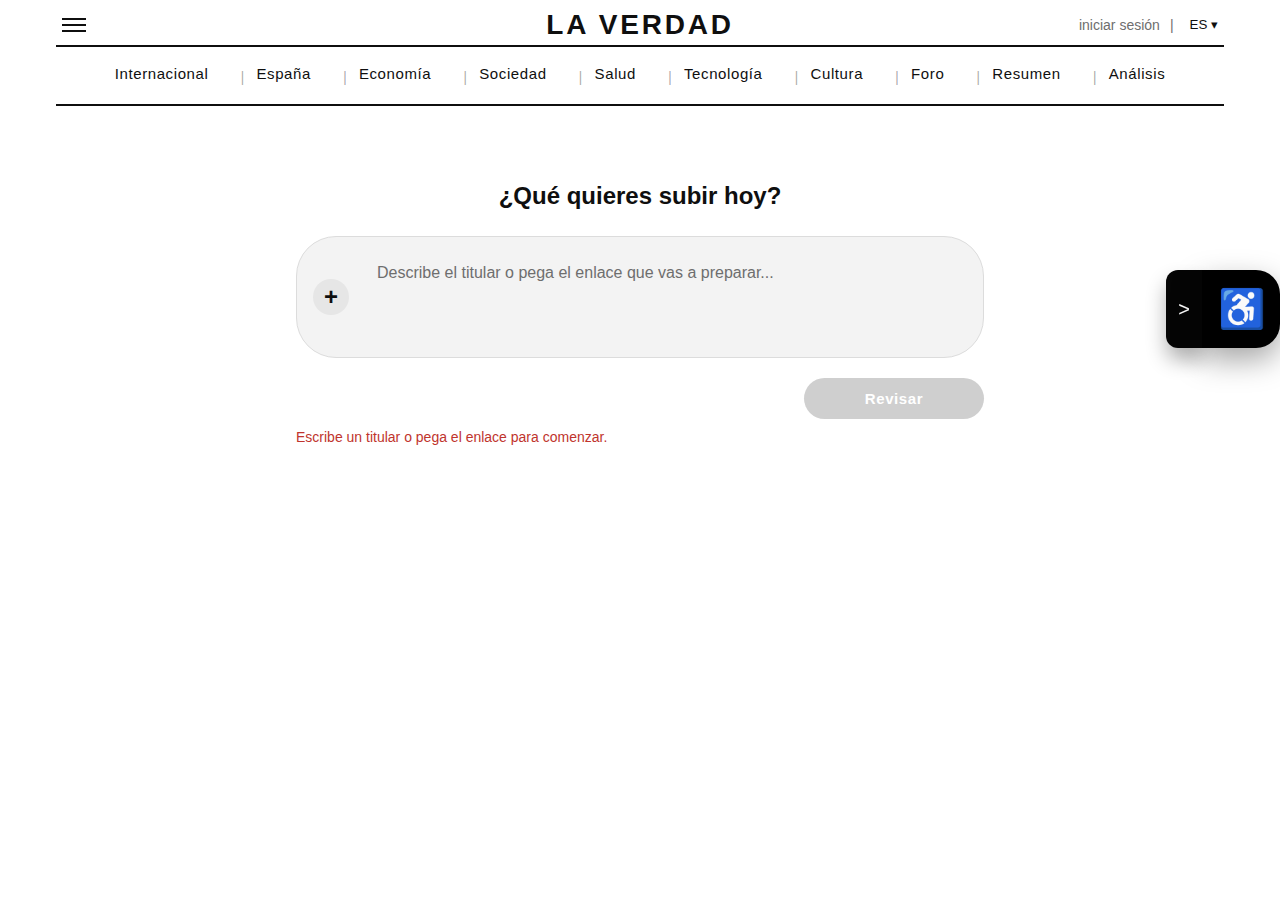
<file: redaccion.html>
﻿<!DOCTYPE html>
<html lang="es">
<head>
    <meta charset="UTF-8">
    <title>Redacci&oacute;n | La Verdad</title>
    <style>
        :root {
            --ink: #0f0f0f;
            --soft: #6e6e6e;
            --border: #dcdcdc;
            --text-scale: 1;
            --font-base: "Inter", "Roboto", Arial, sans-serif;
        }

        * {
            box-sizing: border-box;
        }

        [hidden] {
            display: none !important;
        }

        body {
            margin: 0;
            font-family: var(--font-base);
            background: #ffffff;
            color: #0f0f0f;
            font-size: calc(16px * var(--text-scale));
        }

        input[type="text"],
        input[type="email"],
        input[type="search"],
        input[type="password"],
        input[type="tel"],
        input[type="url"],
        input[type="number"],
        textarea {
            font-family: var(--font-base);
            font-size: 16px;
            font-weight: 400;
            line-height: 1.5;
            color: var(--ink);
            padding: 12px 16px;
            border: 1px solid var(--border);
            border-radius: 12px;
            background: #fff;
            transition: border-color 0.2s ease, box-shadow 0.2s ease;
        }

        input[type="text"]:focus,
        input[type="email"]:focus,
        input[type="search"]:focus,
        input[type="password"]:focus,
        input[type="tel"]:focus,
        input[type="url"]:focus,
        input[type="number"]:focus,
        textarea:focus {
            outline: none;
            border-color: var(--ink);
            box-shadow: 0 0 0 2px rgba(15, 15, 15, 0.08);
        }

        input::placeholder,
        textarea::placeholder {
            font-family: inherit;
            font-size: 16px;
            font-weight: 400;
            line-height: 1.5;
            color: var(--soft, #6e6e6e);
            opacity: 1;
        }

        .shell {
            width: min(720px, 100%);
            margin: 0 auto;
            padding: 60px 16px 80px;
        }

        .redaction-shell {
            transition: padding-top 0.35s ease;
        }

        .redaction-shell.is-condensed {
            padding-top: 24px;
        }

        .header-shell {
            max-width: 1200px;
            margin: 0 auto;
            padding: 0 16px;
        }

        header {
            display: flex;
            align-items: center;
            justify-content: space-between;
            border-bottom: 2px solid var(--ink);
            padding: 16px 0 12px;
            position: relative;
        }

        .menu-toggle {
            border: none;
            background: none;
            display: flex;
            flex-direction: column;
            gap: 4px;
            cursor: pointer;
        }

        .menu-toggle span {
            width: 24px;
            height: 2px;
            background: var(--ink);
        }

        .wordmark {
            font-family: var(--font-base);
            font-size: 28px;
            letter-spacing: 0.1em;
            text-transform: uppercase;
            font-weight: 700;
            position: absolute;
            left: 50%;
            transform: translateX(-50%);
            color: inherit;
            text-decoration: none;
        }

        .wordmark a {
            color: inherit;
            text-decoration: none;
        }

        .top-actions {
            display: flex;
            align-items: center;
            gap: 10px;
            font-size: 14px;
        }

        .login-link {
            text-decoration: none;
            color: var(--soft);
        }

        .top-divider {
            color: var(--soft);
        }

        .language-selector {
            position: relative;
        }

        .language-toggle {
            border: none;
            background: none;
            cursor: pointer;
            color: var(--ink);
        }

        .language-menu {
            position: absolute;
            right: 0;
            top: calc(100% + 8px);
            background: #fff;
            border: 1px solid var(--border);
            border-radius: 12px;
            padding: 8px;
            display: none;
            min-width: 140px;
            box-shadow: 0 12px 30px rgba(0,0,0,0.12);
            list-style: none;
            margin: 0;
            z-index: 60;
        }

        .language-menu.open {
            display: block;
        }

        .language-menu button {
            width: 100%;
            border: none;
            background: none;
            text-align: left;
            padding: 6px 8px;
            display: flex;
            justify-content: space-between;
            align-items: center;
            font-family: var(--font-base);
            cursor: pointer;
        }

        .user-pill {
            display: none;
            align-items: center;
            gap: 6px;
            font-size: 14px;
            letter-spacing: 0.08em;
            text-transform: capitalize;
            color: var(--soft);
            text-decoration: none;
            cursor: pointer;
        }

        .user-pill svg {
            width: 16px;
            height: 16px;
        }

        .tools-menu {
            position: relative;
        }

        .tools-toggle {
            border: none;
            background: transparent;
            font-family: "Inter", system-ui, sans-serif;
            font-size: 15px;
            letter-spacing: 0.04em;
            padding: 6px 0;
            cursor: pointer;
        }

        .tools-menu.is-open .tools-panel {
            opacity: 1;
            transform: translateY(0);
            pointer-events: auto;
        }

        .tools-panel {
            position: absolute;
            top: calc(100% + 10px);
            left: 50%;
            transform: translate(-50%, -6px);
            background: #111;
            color: #fff;
            border-radius: 18px;
            padding: 14px;
            min-width: 240px;
            opacity: 0;
            pointer-events: none;
            transition: opacity 0.2s ease, transform 0.2s ease;
            box-shadow: 0 20px 40px rgba(0,0,0,0.35);
            z-index: 10;
        }

        .tool-option {
            display: block;
            text-decoration: none;
            color: inherit;
            padding: 10px;
            border-radius: 12px;
        }

        .tool-option + .tool-option {
            margin-top: 8px;
        }

        .tool-option strong {
            display: block;
            font-size: 14px;
            letter-spacing: 0.08em;
            text-transform: uppercase;
        }

        .tool-option span {
            font-size: 13px;
            color: rgba(255,255,255,0.7);
        }

        .nav-overlay {
            position: fixed;
            inset: 0;
            background: rgba(0, 0, 0, 0.6);
            display: flex;
            justify-content: flex-start;
            opacity: 0;
            pointer-events: none;
            transition: opacity 0.25s ease;
            z-index: 40;
        }

        .nav-overlay.is-visible {
            opacity: 1;
            pointer-events: auto;
        }

        .nav-drawer {
            width: min(420px, 90vw);
            background: #050505;
            color: #f4f4f4;
            height: 100%;
            padding: 28px 30px 60px;
            transform: translateX(-20px);
            transition: transform 0.25s ease;
            overflow-y: auto;
        }

        .nav-overlay.is-visible .nav-drawer {
            transform: translateX(0);
        }

        .drawer-top {
            display: flex;
            justify-content: flex-end;
        }

        .drawer-close {
            border: none;
            background: transparent;
            color: #f4f4f4;
            font-size: 28px;
            cursor: pointer;
            margin-bottom: 20px;
        }

        .drawer-section + .drawer-section {
            border-top: 1px solid rgba(255, 255, 255, 0.12);
            margin-top: 24px;
            padding-top: 24px;
        }

        .drawer-section h3 {
            font-family: "Inter", system-ui, sans-serif;
            font-size: 14px;
            letter-spacing: 0.12em;
            text-transform: uppercase;
            color: rgba(255, 255, 255, 0.7);
            margin: 0 0 14px;
        }

        .drawer-search {
            display: flex;
            align-items: center;
            gap: 10px;
            border: 1px solid rgba(255, 255, 255, 0.25);
            border-radius: 999px;
            padding: 0 12px;
        }

        .drawer-search input {
            flex: 1;
            border: none;
            background: transparent;
            color: #fff;
            font-size: 15px;
            padding: 10px 0;
            font-family: "Inter", system-ui, sans-serif;
        }

        .drawer-search input::placeholder {
            color: rgba(255, 255, 255, 0.5);
        }

        .nav-drawer .mic-button {
            border: none;
            background: transparent;
            color: #f4f4f4;
            cursor: pointer;
            display: flex;
            align-items: center;
            justify-content: center;
        }

        .nav-drawer .mic-button svg {
            width: 20px;
            height: 20px;
        }

        .drawer-list {
            list-style: none;
            margin: 0;
            padding: 0;
            display: flex;
            flex-direction: column;
            gap: 10px;
        }

        .drawer-list a,
        .drawer-list button {
            color: #f4f4f4;
            text-decoration: none;
            font-family: "Inter", system-ui, sans-serif;
            font-size: 16px;
            letter-spacing: 0.04em;
            background: transparent;
            border: none;
            text-align: left;
            cursor: pointer;
        }

        .drawer-list button:hover,
        .drawer-list a:hover {
            text-decoration: underline;
        }

        .drawer-actions {
            display: flex;
            gap: 12px;
        }

        .drawer-actions-user {
            flex-direction: column;
        }

        .drawer-logout {
            width: 100%;
            background: #d93025;
            border: 1px solid #d93025;
            color: #fff;
            text-transform: uppercase;
            letter-spacing: 0.08em;
            justify-content: center;
        }

        .drawer-logout:hover {
            background: #b0251c;
            border-color: #b0251c;
        }

        .drawer-user-pill {
            display: flex;
            flex-direction: row;
            align-items: center;
            justify-content: flex-start;
            text-decoration: none;
            color: inherit;
            border: 1px solid rgba(255, 255, 255, 0.35);
            border-radius: 18px;
            padding: 12px 18px;
            gap: 12px;
            font-family: "Inter", system-ui, sans-serif;
        }
        .drawer-user-pill svg {
            width: 24px;
            height: 24px;
            flex-shrink: 0;
        }

        .drawer-user-pill span {
            font-size: 16px;
            letter-spacing: 0.02em;
            margin-left: 0;
        }

        .chip-link {
            flex: 1;
            border: 1px solid rgba(255, 255, 255, 0.35);
            border-radius: 999px;
            padding: 10px 14px;
            font-family: "Inter", system-ui, sans-serif;
            font-size: 14px;
            text-align: center;
            text-decoration: none;
            color: inherit;
            background: transparent;
            display: inline-flex;
            align-items: center;
            justify-content: center;
            cursor: pointer;
        }

        .drawer-actions a:hover {
            background: rgba(255, 255, 255, 0.08);
        }

        .social-icons {
            display: flex;
            gap: 12px;
        }

        .social-icon {
            width: 36px;
            height: 36px;
            border-radius: 50%;
            border: 1px solid rgba(255, 255, 255, 0.4);
            display: flex;
            align-items: center;
            justify-content: center;
            text-decoration: none;
            color: inherit;
        }

        .social-icon svg {
            width: 18px;
            height: 18px;
        }


        .section-nav {
            border-bottom: 2px solid var(--ink);
        }

        .section-nav ul {
            list-style: none;
            display: flex;
            justify-content: center;
            align-items: center;
            flex-wrap: wrap;
            gap: 32px;
            margin: 0;
            padding: 12px 0;
            font-size: 15px;
        }

        .section-nav li {
            position: relative;
            display: flex;
            align-items: center;
        }

        .section-nav li + li {
            padding-left: 16px;
        }

        .section-nav a {
            text-decoration: none;
            color: var(--ink);
            text-align: center;
            display: block;
            padding: 6px 0 10px;
            letter-spacing: 0.04em;
            position: relative;
        }

        .section-nav a.is-active {
            font-weight: 600;
            text-decoration: underline;
            text-decoration-thickness: 2px;
            text-underline-offset: 6px;
        }

        .section-nav a.is-active::after {
            content: none;
        }

        .section-nav li + li::before {
            content: "|";
            position: absolute;
            left: 0;
            top: 50%;
            transform: translateY(-50%);
            color: rgba(0, 0, 0, 0.35);
        }

        .nav-tooltip {
            position: relative;
        }

        .nav-tooltip::before {
            content: attr(data-tip);
            position: absolute;
            left: 50%;
            transform: translateX(-50%);
            top: 100%;
            margin-top: 8px;
            background: #111;
            color: #fff;
            font-size: 12px;
            padding: 6px 10px;
            border-radius: 12px;
            white-space: nowrap;
            opacity: 0;
            pointer-events: none;
            transition: opacity 0.15s ease;
            z-index: 5;
        }

        .nav-tooltip:hover::before {
            opacity: 1;
        }

        [data-journalist-link] {
            display: none;
        }

        body.is-journalist [data-journalist-link] {
            display: list-item;
        }

        h1 {
            font-size: 24px;
            text-align: center;
            margin-bottom: 26px;
        }

        .redaction-title {
            transition: opacity 0.3s ease, transform 0.3s ease;
        }

        .redaction-title.is-hidden {
            opacity: 0;
            transform: translateY(-12px);
        }

        .input-bar {
            display: flex;
            align-items: center;
            background: #f3f3f3;
            border-radius: 40px;
            padding: 12px 16px;
            border: 1px solid var(--border);
        }

        .plus-icon {
            width: 36px;
            height: 36px;
            border-radius: 50%;
            background: #e6e6e6;
            color: var(--ink);
            display: flex;
            align-items: center;
            justify-content: center;
            margin-right: 12px;
            font-size: 24px;
            font-weight: 600;
        }

        textarea {
            flex: 1;
            background: transparent;
            border: none;
            color: #0f0f0f;
            font-size: 16px;
            resize: none;
            outline: none;
        }

        .review-actions {
            display: flex;
            justify-content: flex-end;
            margin-top: 20px;
        }

        .review-button {
            border: none;
            background: #0f0f0f;
            color: #fff;
            padding: 12px 32px;
            border-radius: 999px;
            font-weight: 600;
            cursor: pointer;
            display: inline-flex;
            align-items: center;
            justify-content: center;
            font-size: 15px;
            letter-spacing: 0.04em;
            min-width: 180px;
            transition: background 0.2s ease;
        }

        .review-button:hover {
            background: #000;
        }

        .review-button.is-disabled {
            background: #cfcfcf;
            cursor: not-allowed;
            color: #fff;
        }

        .review-button.is-busy {
            cursor: progress;
            background: #2c2c2c;
        }

        .review-button:focus-visible {
            outline: 2px solid #0f0f0f;
            outline-offset: 4px;
        }

        .review-feedback {
            margin-top: 10px;
            font-size: 14px;
            color: #c0342d;
        }

        .review-feedback[hidden] {
            display: none;
        }

        .review-feedback[data-tone="success"] {
            color: #18753c;
        }

        .review-state {
            margin-top: 32px;
            border: 1px solid var(--border);
            border-radius: 24px;
            padding: 24px;
            background: #fff;
            box-shadow: 0 10px 30px rgba(15, 15, 15, 0.05);
        }

        .review-state[hidden] {
            display: none;
        }

        .review-eyebrow {
            font-size: 13px;
            font-weight: 600;
            letter-spacing: 0.18em;
            text-transform: uppercase;
            color: #181818;
            margin: 0 auto 20px;
            text-align: center;
            display: inline-flex;
            align-items: center;
            gap: 8px;
            padding: 8px 22px;
            border-radius: 999px;
            border: 1px solid #e6e6e6;
            background: #fff;
            box-shadow: inset 0 0 0 1px rgba(0, 0, 0, 0.04);
        }

        .review-eyebrow::before {
            content: "";
            width: 8px;
            height: 8px;
            border-radius: 50%;
            background: #0f0f0f;
        }

        .state-loading {
            display: flex;
            flex-direction: column;
            gap: 20px;
        }

        .state-loading[hidden],
        .state-result[hidden] {
            display: none;
        }

        .loading-toolbar {
            display: grid;
            grid-template-columns: repeat(3, 1fr);
            gap: 12px;
        }

        .skeleton-pill {
            height: 48px;
            border-radius: 999px;
        }

        .skeleton-pill-short {
            width: 70%;
            justify-self: end;
        }

        .skeleton-card {
            border: 1px solid #ececec;
            border-radius: 18px;
            padding: 24px;
        }

        .skeleton-line {
            display: block;
            height: 16px;
            border-radius: 999px;
            margin-bottom: 12px;
        }

        .skeleton-line:last-child {
            margin-bottom: 0;
        }

        .skeleton-line.long {
            width: 90%;
        }

        .skeleton-line.medium {
            width: 70%;
        }

        .skeleton-line.short {
            width: 40%;
        }

        .skeleton-pill,
        .skeleton-line {
            background: linear-gradient(90deg, #ededed 0%, #f8f8f8 50%, #ededed 100%);
            background-size: 200% 100%;
            animation: skeleton-shimmer 1.4s ease-in-out infinite;
        }

        @keyframes skeleton-shimmer {
            0% {
                background-position: 200% 0;
            }
            100% {
                background-position: -200% 0;
            }
        }

        .state-result {
            display: flex;
            flex-direction: column;
            gap: 16px;
        }

        .review-layout {
            display: grid;
            grid-template-columns: minmax(0, 1.2fr) minmax(280px, 0.8fr);
            gap: 24px;
            margin-top: 12px;
        }

        .choice-stack {
            display: flex;
            flex-direction: column;
            gap: 18px;
        }

        .review-card {
            border: 1px solid #e2e2e2;
            border-radius: 26px;
            padding: 22px;
            background: #fff;
            box-shadow: 0 18px 40px rgba(15, 15, 15, 0.06);
            min-height: 170px;
            transition: border-color 0.2s ease, box-shadow 0.2s ease, transform 0.2s ease;
        }

        .review-card p {
            margin: 0;
            line-height: 1.6;
        }

        .choice-card {
            border: 1.5px solid #dcdcdc;
            background: #fbfbfb;
            cursor: pointer;
            text-align: left;
            display: flex;
            flex-direction: column;
            gap: 10px;
        }

        .choice-card .eyebrow {
            font-size: 13px;
            letter-spacing: 0.12em;
            text-transform: uppercase;
            color: #6e6e6e;
            font-weight: 600;
        }

        .choice-card strong {
            font-size: 18px;
            letter-spacing: 0.02em;
        }

        .choice-card.is-selected {
            border-color: #0f0f0f;
            box-shadow: 0 16px 32px rgba(15, 15, 15, 0.18);
            background: #fff;
        }

        .choice-card:focus-visible {
            outline: 2px solid #0f0f0f;
            outline-offset: 4px;
        }

        .choice-card small {
            color: #6e6e6e;
        }

        .insight-card h3 {
            margin: 0 0 12px;
            font-size: 17px;
            letter-spacing: 0.05em;
        }

        .insight-card ul {
            list-style: none;
            margin: 0;
            padding: 0;
            display: flex;
            flex-direction: column;
            gap: 12px;
        }

        .insight-card li span:first-child {
            font-weight: 600;
        }

        .publish-bar {
            display: flex;
            justify-content: center;
            margin-top: 12px;
        }

        .publish-button {
            border: none;
            border-radius: 999px;
            padding: 12px 40px;
            font-size: 15px;
            font-weight: 600;
            letter-spacing: 0.08em;
            text-transform: uppercase;
            background: #cfcfcf;
            color: #fff;
            cursor: not-allowed;
            transition: background 0.2s ease, transform 0.2s ease;
        }

        .publish-button.is-active {
            background: #0f0f0f;
            cursor: pointer;
        }

        .publish-button.is-active:hover {
            background: #000;
        }

        .publish-button:focus-visible {
            outline: 2px solid #0f0f0f;
            outline-offset: 4px;
        }

        @media (max-width: 960px) {
            .review-layout {
                grid-template-columns: 1fr;
            }
        }

    </style>
    <link rel="stylesheet" href="accessibility.css">
</head>
<body>
    <div class="header-shell">
        <header data-global-header>
            <button class="menu-toggle" type="button">
                <span></span>
                <span></span>
                <span></span>
            </button>
            <div class="wordmark"><a href="archivp.html">La Verdad</a></div>
            <div class="top-actions" data-user-area>
                <a class="login-link" href="login.html" data-login-link>iniciar sesión</a>
                <a class="user-pill" data-user-pill href="perfil.html" aria-label="Abrir perfil"></a>
                <span class="top-divider" aria-hidden="true" data-top-divider>|</span>
                <div class="language-selector" data-language>
                    <button class="language-toggle" type="button" aria-haspopup="listbox" aria-expanded="false">
                        <span data-current-lang>ES</span>
                        <span aria-hidden="true">&#x25BE;</span>
                    </button>
                    <ul class="language-menu" role="listbox" data-language-menu>
                        <li><button type="button" data-lang-option="ES"><strong>ES</strong><span>Español</span></button></li>
                        <li><button type="button" data-lang-option="EN"><strong>EN</strong><span>English</span></button></li>
                        <li><button type="button" data-lang-option="PT"><strong>PT</strong><span>Portugués</span></button></li>
                        <li><button type="button" data-lang-option="FR"><strong>FR</strong><span>Français</span></button></li>
                    </ul>
                </div>
            </div>
        </header>
        <nav class="section-nav">
            <ul>
                <li><a href="seccion.html?cat=internacional" class="nav-tooltip" data-tip="Cobertura global de pol&iacute;tica y econom&iacute;a.">Internacional</a></li>
                <li><a href="seccion.html?cat=espana" class="nav-tooltip" data-tip="Actualidad nacional explicada con contexto regional.">Espa&ntilde;a</a></li>
                <li><a href="seccion.html?cat=economia" class="nav-tooltip" data-tip="Mercados, empresas y empleo.">Econom&iacute;a</a></li>
                <li><a href="seccion.html?cat=sociedad" class="nav-tooltip" data-tip="Historias humanas, educaci&oacute;n y justicia social.">Sociedad</a></li>
                <li><a href="seccion.html?cat=salud" class="nav-tooltip" data-tip="Sanidad p&uacute;blica y bienestar cotidiano.">Salud</a></li>
                <li><a href="seccion.html?cat=tecnologia" class="nav-tooltip" data-tip="Innovaci&oacute;n, ciencia y tendencias digitales.">Tecnolog&iacute;a</a></li>
                <li><a href="seccion.html?cat=cultura" class="nav-tooltip" data-tip="Artes, literatura y ocio cultural.">Cultura</a></li>
                <li><a href="foro.html" class="nav-tooltip" data-tip="Debates y comunidad de lectores.">Foro</a></li>
                <li><a href="resumen.html" class="nav-tooltip" data-tip="Resumen autom&aacute;tico de cada noticia.">Resumen</a></li>
                <li><a href="analisis.html" class="nav-tooltip" data-tip="Analiza credibilidad, sesgos y tono.">An&aacute;lisis</a></li>
                <li data-journalist-link hidden><a href="redaccion.html" class="nav-tooltip is-active" data-tip="Crea, revisa y prepara tus noticias antes de publicarlas.">Redacci&oacute;n</a></li>
            </ul>
        </nav>
    </div>
    <div class="nav-overlay" data-nav-overlay aria-hidden="true">
        <nav class="nav-drawer" role="dialog" aria-modal="true" aria-labelledby="drawer-title-resumen">
            <div class="drawer-top">
                <button class="drawer-close" type="button" aria-label="Cerrar menú" data-drawer-close>&times;</button>
            </div>
            <div class="drawer-section">
                <h3 id="drawer-title-resumen">Explorar</h3>
                <label class="sr-only" for="drawer-search-input-resumen">Buscar</label>
                <div class="drawer-search">
                    <input type="search" id="drawer-search-input-resumen" placeholder="Buscar en La Verdad">
                    <button class="mic-button" type="button" aria-label="Buscar por voz">
                        <svg viewBox="0 0 24 24" fill="none" stroke="currentColor" stroke-width="1.6" stroke-linecap="round">
                            <path d="M12 4a2.5 2.5 0 0 0-2.5 2.5v5a2.5 2.5 0 0 0 5 0v-5A2.5 2.5 0 0 0 12 4z"></path>
                            <path d="M5 11.5a7 7 0 0 0 14 0"></path>
                            <path d="M12 18v3"></path>
                            <path d="M9 21h6"></path>
                        </svg>
                    </button>
                </div>
            </div>
            
            <div class="drawer-section">
                <h3>Categor&iacute;as</h3>
                <ul class="drawer-list">
                    <li><a href="seccion.html?cat=internacional">Internacional</a></li>
                    <li><a href="seccion.html?cat=espana">Espa&ntilde;a</a></li>
                    <li><a href="seccion.html?cat=economia">Econom&iacute;a</a></li>
                    <li><a href="seccion.html?cat=sociedad">Sociedad</a></li>
                    <li><a href="seccion.html?cat=salud">Salud</a></li>
                    <li><a href="seccion.html?cat=tecnologia">Tecnolog&iacute;a</a></li>
                    <li><a href="seccion.html?cat=cultura">Cultura</a></li>
                    <li><a href="foro.html">Foro</a></li>
                    <li><a href="resumen.html">Resumen</a></li>
                    <li><a href="analisis.html">An&aacute;lisis</a></li>
                    <li data-journalist-link hidden><a href="redaccion.html">Redacci&oacute;n</a></li>
                </ul>
            </div>

            <div class="drawer-section">
                <h3>Accesibilidad</h3>
                <ul class="drawer-list">
                    <li><button type="button" data-open-access-panel>Preferencias visuales</button></li>
                    <li><button type="button" data-open-access-panel>Lectura asistida</button></li>
                    <li><button type="button" data-open-access-panel>Controles de interacción</button></li>
                </ul>
            </div>
            
            <div class="drawer-section">
                <h3>&Aacute;rea de usuario</h3>
                <div class="drawer-actions" data-drawer-guest>
                    <a class="chip-link" href="login.html" data-drawer-login>Iniciar sesi&oacute;n</a>
                    <a class="chip-link" href="signup.html" data-drawer-register>Registrarse</a>
                </div>
                <div class="drawer-actions drawer-actions-user" data-drawer-user style="display:none;">
                    <a class="chip-link drawer-user-pill" href="perfil.html" data-drawer-userlink>
                        <svg viewBox="0 0 24 24" fill="none" stroke="currentColor" stroke-width="1.6" stroke-linecap="round">
                            <circle cx="12" cy="8" r="4"></circle>
                            <path d="M4 21c1.6-4 4.4-6 8-6s6.4 2 8 6"></path>
                        </svg>
                        <span data-drawer-username>Usuario</span>
                    </a>
                    <button class="chip-link drawer-logout" type="button" data-drawer-logout>Cerrar sesi&oacute;n</button>
                </div>
            </div>

            <div class="drawer-section">
                <h3>Información general</h3>
                <ul class="drawer-list">
                    <li><a href="#">Quiénes somos</a></li>
                    <li><a href="#">Contacto</a></li>
                    <li><a href="#">Ayuda</a></li>
                </ul>
            </div>
            <div class="drawer-section">
                <h3>Redes oficiales</h3>
                <div class="social-icons">
                    <a class="social-icon" href="#" aria-label="Twitter">
                        <svg viewBox="0 0 24 24" fill="currentColor">
                            <path d="M21.5 6.1a6 6 0 0 1-1.7.5 2.8 2.8 0 0 0 1.3-1.6 5.5 5.5 0 0 1-1.9.8A2.8 2.8 0 0 0 12 7.4a7.8 7.8 0 0 1-5.7-2.9 2.8 2.8 0 0 0 .9 3.8 2.7 2.7 0 0 1-1.3-.3 2.8 2.8 0 0 0 2.2 2.7 2.8 2.8 0 0 1-1.3.1 2.8 2.8 0 0 0 2.6 2 5.6 5.6 0 0 1-3.5 1.2 5.8 5.8 0 0 1-.7 0 8 8 0 0 0 12.2-6.8v-.4a5.3 5.3 0 0 0 1.3-1.3z"></path>
                        </svg>
                    </a>
                    <a class="social-icon" href="#" aria-label="Facebook">
                        <svg viewBox="0 0 24 24" fill="currentColor">
                            <path d="M14 9h3V6h-3c-2.2 0-4 1.8-4 4v2H7v3h3v7h3v-7h3l1-3h-4v-2c0-.6.4-1 1-1z"></path>
                        </svg>
                    </a>
                    <a class="social-icon" href="#" aria-label="Instagram">
                        <svg viewBox="0 0 24 24" fill="currentColor">
                            <path d="M7 2h10a5 5 0 0 1 5 5v10a5 5 0 0 1-5 5H7a5 5 0 0 1-5-5V7a5 5 0 0 1 5-5zm0 2a3 3 0 0 0-3 3v10a3 3 0 0 0 3 3h10a3 3 0 0 0 3-3V7a3 3 0 0 0-3-3H7zm5 3.8A4.2 4.2 0 1 1 7.8 12 4.2 4.2 0 0 1 12 7.8zm0 2A2.2 2.2 0 1 0 14.2 12 2.2 2.2 0 0 0 12 9.8zm5-2.1a1.1 1.1 0 1 1-1.1 1.1 1.1 1.1 0 0 1 1.1-1.1z"></path>
                        </svg>
                    </a>
                </div>
            </div>
        </nav>
    </div>

    <div class="shell redaction-shell" data-redaction-shell>
        <h1 class="redaction-title" data-redaction-title>¿Qué quieres subir hoy?</h1>
        <div class="input-bar">
            <div class="plus-icon" aria-hidden="true">+</div>
            <textarea rows="3" placeholder="Describe el titular o pega el enlace que vas a preparar..." data-redaction-input aria-label="Describe el contenido que quieres revisar"></textarea>
        </div>
        <div class="review-actions">
            <button class="review-button is-disabled" type="button" data-redaction-action aria-disabled="true">
                <span data-review-label>Revisar</span>
            </button>
        </div>
        <p class="review-feedback" data-review-feedback hidden role="status"></p>
        <section class="review-state" data-review-state hidden aria-live="polite">
            <div class="state-loading" data-review-loading hidden>
                <div class="loading-toolbar" aria-hidden="true">
                    <span class="skeleton-pill"></span>
                    <span class="skeleton-pill"></span>
                    <span class="skeleton-pill skeleton-pill-short"></span>
                </div>
                <div class="skeleton-card" aria-hidden="true">
                    <span class="skeleton-line long"></span>
                    <span class="skeleton-line long"></span>
                    <span class="skeleton-line medium"></span>
                    <span class="skeleton-line short"></span>
                </div>
            </div>
            <div class="state-result" data-review-result hidden>
                <p class="review-eyebrow">Panel de redacci&oacute;n asistida</p>
                <div class="review-layout">
                    <div class="choice-stack">
                        <button class="review-card choice-card" type="button" data-choice-option="original" aria-pressed="false">
                            <span class="eyebrow">Texto enviado</span>
                            <strong>Versi&oacute;n original</strong>
                            <p data-original-content>Tu borrador aparecer&aacute; aqu&iacute; al terminar la revisi&oacute;n.</p>
                            <small data-original-metadata></small>
                        </button>
                        <button class="review-card choice-card" type="button" data-choice-option="ia" aria-pressed="false">
                            <span class="eyebrow">Texto asistido</span>
                            <strong>Versi&oacute;n editada por IA</strong>
                            <p data-ai-content>Cuando la IA termine ver&aacute;s una propuesta alternativa.</p>
                            <small data-ai-metadata></small>
                        </button>
                    </div>
                    <div class="insight-column">
                        <article class="review-card insight-card">
                            <h3>Coincidencias en otros medios</h3>
                            <ul data-similar-insight>
                                <li><span>Estamos analizando fuentes...</span></li>
                            </ul>
                        </article>
                        <article class="review-card insight-card">
                            <h3>Term&oacute;metro de reacci&oacute;n</h3>
                            <p data-reaction-insight>Pronto ver&aacute;s la estimaci&oacute;n de impacto social.</p>
                        </article>
                    </div>
                </div>
                <div class="publish-bar">
                    <button class="publish-button is-disabled" type="button" data-publish-button aria-disabled="true">Publicar noticia</button>
                </div>
            </div>
        </section>
    </div>


    <div class="accessibility-dock" data-access-dock>
        <button class="dock-handle" type="button" aria-label="Ocultar opciones de accesibilidad" data-dock-toggle>&gt;</button>
        <button class="accessibility-fab" type="button" aria-label="Opciones de accesibilidad" aria-expanded="false">
            <span class="sr-only">Accesibilidad</span>
            <span class="wheelchair-icon">&#9855;</span>
        </button>
    </div>
    <div class="accessibility-panel" aria-hidden="true" data-access-panel>
        <header>
            <h2>Accesibilidad</h2>
            <button class="panel-close" type="button" aria-label="Cerrar panel">&times;</button>
        </header>
        <div class="panel-section">
            <div class="control-row">
                <div class="control-text">
                    <strong>Lectura en Voz Alta</strong>
                    <small>Modo para ciegos</small>
                </div>
                <button class="access-switch" type="button" role="switch" aria-checked="false" data-toggle-class="voice-mode">
                    <span class="switch-thumb"></span>
                </button>
            </div>
            <div class="control-row">
                <div class="control-text">
                    <strong>Alto contraste</strong>
                    <small>Fondo oscuro y texto claro</small>
                </div>
                <button class="access-switch" type="button" role="switch" aria-checked="false" data-toggle-class="high-contrast">
                    <span class="switch-thumb"></span>
                </button>
            </div>
        </div>
        <div class="panel-section">
            <div class="control-row">
                <div class="control-text">
                    <strong>Aumentar tamaño del texto</strong>
                    <small>Define el zoom de lectura</small>
                </div>
                <div class="text-scale-controls">
                    <button type="button" class="text-scale-button" data-scale-step="-0.1" aria-label="Reducir texto">-</button>
                    <span data-text-scale>100%</span>
                    <button type="button" class="text-scale-button" data-scale-step="0.1" aria-label="Aumentar texto">+</button>
                </div>
            </div>
            <div class="control-row">
                <div class="control-text">
                    <strong>Fuente Accesible / Disléxica</strong>
                    <small>Elige la tipografía</small>
                </div>
                <div class="font-picker" role="radiogroup" aria-label="Opciones de fuente accesible">
                    <button type="button" class="font-choice" role="radio" aria-checked="true" data-font-class="font-accessible">Accesible</button>
                    <button type="button" class="font-choice" role="radio" aria-checked="false" data-font-class="font-dyslexic">Disléxica</button>
                </div>
            </div>
        </div>
        <div class="panel-section">
            <div class="control-row">
                <div class="control-text">
                    <strong>Subrayar y resaltar enlaces</strong>
                    <small>Ayuda a detectar destinos clicables</small>
                </div>
                <button class="access-switch" type="button" role="switch" aria-checked="false" data-toggle-class="links-highlight">
                    <span class="switch-thumb"></span>
                </button>
            </div>
            <div class="control-row">
                <div class="control-text">
                    <strong>Desactivar animaciones</strong>
                    <small>Elimina transiciones activas</small>
                </div>
                <button class="access-switch" type="button" role="switch" aria-checked="false" data-toggle-class="animations-off">
                    <span class="switch-thumb"></span>
                </button>
            </div>
        </div>
    </div>

    <script>
        (function () {
            const textarea = document.querySelector('[data-redaction-input]');
            const actionButton = document.querySelector('[data-redaction-action]');
            const feedback = document.querySelector('[data-review-feedback]');
            const reviewState = document.querySelector('[data-review-state]');
            const loadingState = document.querySelector('[data-review-loading]');
            const resultState = document.querySelector('[data-review-result]');
            const reviewShell = document.querySelector('[data-redaction-shell]');
            const reviewTitle = document.querySelector('[data-redaction-title]');
            const labelNode = document.querySelector('[data-review-label]');
            const originalContent = document.querySelector('[data-original-content]');
            const originalMeta = document.querySelector('[data-original-metadata]');
            const aiContent = document.querySelector('[data-ai-content]');
            const aiMeta = document.querySelector('[data-ai-metadata]');
            const similarInsight = document.querySelector('[data-similar-insight]');
            const reactionInsight = document.querySelector('[data-reaction-insight]');
            const choiceButtons = Array.from(document.querySelectorAll('[data-choice-option]'));
            const publishButton = document.querySelector('[data-publish-button]');

            if (!textarea || !actionButton) {
                return;
            }

            let loadingTimer = null;
            let heroCondensed = false;
            let selectedChoice = '';
            const defaultLabel = labelNode ? labelNode.textContent : actionButton.textContent;

            const setButtonLabel = (text) => {
                if (labelNode) {
                    labelNode.textContent = text;
                } else {
                    actionButton.textContent = text;
                }
            };

            const condenseHero = () => {
                if (heroCondensed) {
                    return;
                }
                if (reviewTitle) {
                    reviewTitle.classList.add('is-hidden');
                    window.setTimeout(() => {
                        reviewTitle.hidden = true;
                    }, 240);
                }
                reviewShell?.classList.add('is-condensed');
                heroCondensed = true;
            };

            const toggleButtonState = (isDisabled, isBusy) => {
                const finalDisabled = isDisabled || isBusy;
                actionButton.classList.toggle('is-disabled', finalDisabled);
                actionButton.classList.toggle('is-busy', !!isBusy);
                actionButton.setAttribute('aria-disabled', String(finalDisabled));
            };

            const togglePublishButton = (isDisabled) => {
                if (!publishButton) {
                    return;
                }
                publishButton.classList.toggle('is-disabled', isDisabled);
                publishButton.classList.toggle('is-active', !isDisabled);
                publishButton.setAttribute('aria-disabled', String(isDisabled));
            };

            const showFeedback = (message, tone = 'error') => {
                if (!feedback) {
                    return;
                }
                if (!message) {
                    feedback.hidden = true;
                    feedback.textContent = '';
                    feedback.dataset.tone = '';
                    return;
                }
                feedback.hidden = false;
                feedback.dataset.tone = tone;
                feedback.textContent = message;
            };

            const stopLoadingTimer = () => {
                if (!loadingTimer) {
                    return;
                }
                window.clearTimeout(loadingTimer);
                loadingTimer = null;
            };

            const formatFragment = (text, limit = 160) => {
                const normalized = text.replace(/\s+/g, ' ').trim();
                if (!normalized) {
                    return '';
                }
                if (normalized.length <= limit) {
                    return normalized;
                }
                return normalized.slice(0, limit - 1).trim() + '…';
            };

            const buildAiVersion = (text) => {
                const excerpt = formatFragment(text, 220);
                if (!excerpt) {
                    return 'La IA necesita tu borrador para proponer mejoras.';
                }
                return `${excerpt} Añadimos contexto verificable y conectamos con las fuentes principales para aportar claridad antes de publicar.`;
            };

            const buildSimilarStories = (text) => {
                const sources = [
                    { outlet: 'Observatorio Europa', detail: 'Publicó un avance hace 12 minutos.' },
                    { outlet: 'Agencia Alba', detail: 'Titular similar en portada nacional.' },
                    { outlet: 'Sin coincidencias relevantes', detail: 'Serías la primera persona en publicarlo.' },
                    { outlet: 'El Radar Local', detail: 'Tiene una versión en preparación para la tarde.' }
                ];
                if (text.length < 120) {
                    return [sources[2], sources[0]];
                }
                return [sources[0], sources[1]];
            };

            const buildReactionInsight = (text) => {
                if (!text.trim()) {
                    return 'Esperando a que completes la revisión para estimar la reacción.';
                }
                if (/crisis|alerta|urgente|emergencia/i.test(text)) {
                    return 'La IA prevé una reacción intensa: 65% de comentarios críticos y demanda de datos oficiales.';
                }
                if (/cultura|evento|festival|premio/i.test(text)) {
                    return 'Impacto positivo moderado: lectores buscando fechas y protagonistas para compartir en redes.';
                }
                return 'Se espera curiosidad informativa con tono neutral. Incluye cifras y voces expertas para sostener el debate.';
            };

            const updateInsights = (text) => {
                const trimmed = text.trim();
                if (originalContent) {
                    originalContent.textContent = trimmed || 'Tu borrador aparecerá aquí al terminar la revisión.';
                }
                if (originalMeta) {
                    const wordCount = trimmed ? trimmed.split(/\s+/).length : 0;
                    const timestamp = new Date().toLocaleTimeString('es-ES', { hour: '2-digit', minute: '2-digit' });
                    originalMeta.textContent = trimmed ? `${wordCount} palabras • ${timestamp}` : '';
                }
                if (aiContent) {
                    aiContent.textContent = buildAiVersion(trimmed);
                }
                if (aiMeta) {
                    aiMeta.textContent = trimmed ? 'Pulida automáticamente · Enfoque contextual y revisión de datos.' : '';
                }
                if (similarInsight) {
                    const items = buildSimilarStories(trimmed);
                    similarInsight.innerHTML = '';
                    items.forEach((item) => {
                        const li = document.createElement('li');
                        const outlet = document.createElement('span');
                        outlet.textContent = item.outlet;
                        const detail = document.createElement('span');
                        detail.textContent = item.detail;
                        li.appendChild(outlet);
                        li.appendChild(detail);
                        similarInsight.appendChild(li);
                    });
                }
                if (reactionInsight) {
                    reactionInsight.textContent = buildReactionInsight(trimmed);
                }
            };

            const resetChoices = () => {
                selectedChoice = '';
                choiceButtons.forEach((btn) => {
                    btn.classList.remove('is-selected');
                    btn.setAttribute('aria-pressed', 'false');
                });
                togglePublishButton(true);
            };

            const finishReview = (sourceText) => {
                loadingState?.setAttribute('hidden', 'true');
                resultState?.removeAttribute('hidden');
                updateInsights(sourceText);
                resetChoices();
                setButtonLabel('Revisar otra noticia');
                toggleButtonState(false, false);
                showFeedback('Revisión completada. Elige la versión que quieres publicar.', 'success');
                loadingTimer = null;
            };

            const startReview = () => {
                const text = textarea.value.trim();
                if (!text) {
                    showFeedback('Escribe un titular o pega el enlace para comenzar.');
                    textarea.focus();
                    toggleButtonState(true, false);
                    return;
                }

                showFeedback('');
                condenseHero();
                resetChoices();
                reviewState?.removeAttribute('hidden');
                loadingState?.removeAttribute('hidden');
                resultState?.setAttribute('hidden', 'true');
                toggleButtonState(true, true);
                setButtonLabel('Revisando...');
                stopLoadingTimer();
                loadingTimer = window.setTimeout(() => {
                    finishReview(text);
                }, 2600);
            };

            const resetIfEmpty = () => {
                if (textarea.value.trim()) {
                    return;
                }
                stopLoadingTimer();
                loadingState?.setAttribute('hidden', 'true');
                reviewState?.setAttribute('hidden', 'true');
                resultState?.setAttribute('hidden', 'true');
                setButtonLabel(defaultLabel || 'Revisar');
                resetChoices();
            };

            const handleChoiceSelection = (choice) => {
                selectedChoice = choice;
                choiceButtons.forEach((btn) => {
                    const isActive = btn.dataset.choiceOption === choice;
                    btn.classList.toggle('is-selected', isActive);
                    btn.setAttribute('aria-pressed', String(isActive));
                });
                togglePublishButton(false);
            };

            textarea.addEventListener('input', () => {
                const hasText = textarea.value.trim().length > 0;
                if (!actionButton.classList.contains('is-busy')) {
                    toggleButtonState(!hasText, false);
                    setButtonLabel(defaultLabel || 'Revisar');
                }
                if (hasText) {
                    showFeedback('');
                } else {
                    showFeedback('Escribe un titular o pega el enlace para comenzar.');
                    resetIfEmpty();
                }
            });

            actionButton.addEventListener('click', () => {
                if (actionButton.classList.contains('is-busy')) {
                    return;
                }
                if (actionButton.classList.contains('is-disabled')) {
                    textarea.focus();
                    showFeedback('Escribe un titular o pega el enlace para comenzar.');
                    return;
                }
                startReview();
            });

            choiceButtons.forEach((btn) => {
                btn.addEventListener('click', () => {
                    if (loadingState && !loadingState.hasAttribute('hidden')) {
                        return;
                    }
                    handleChoiceSelection(btn.dataset.choiceOption);
                });
            });

            publishButton?.addEventListener('click', () => {
                if (publishButton.classList.contains('is-disabled')) {
                    showFeedback('Selecciona una versión para activar la publicación.');
                    return;
                }
                showFeedback('Noticia lista para publicación. Puedes volver a revisar cuando quieras.', 'success');
            });

            toggleButtonState(true, false);
            togglePublishButton(true);
            showFeedback('Escribe un titular o pega el enlace para comenzar.');
        })();

        (function () {
            const logoutButtons = document.querySelectorAll('[data-drawer-logout]');
            if (!logoutButtons.length) {
                return;
            }
            logoutButtons.forEach((btn) => {
                btn.addEventListener('click', () => {
                    localStorage.removeItem('laVerdadUser');
                    localStorage.removeItem('laVerdadEmail');
                    localStorage.removeItem('laVerdadRole');
                    document.dispatchEvent(new CustomEvent('laverdad:role-change'));
                    window.location.href = 'archivp.html';
                });
            });
        })();
    </script>
    <script src="header.js"></script>
    <script src="accessibility.js"></script>
</body>
</html>
</file>
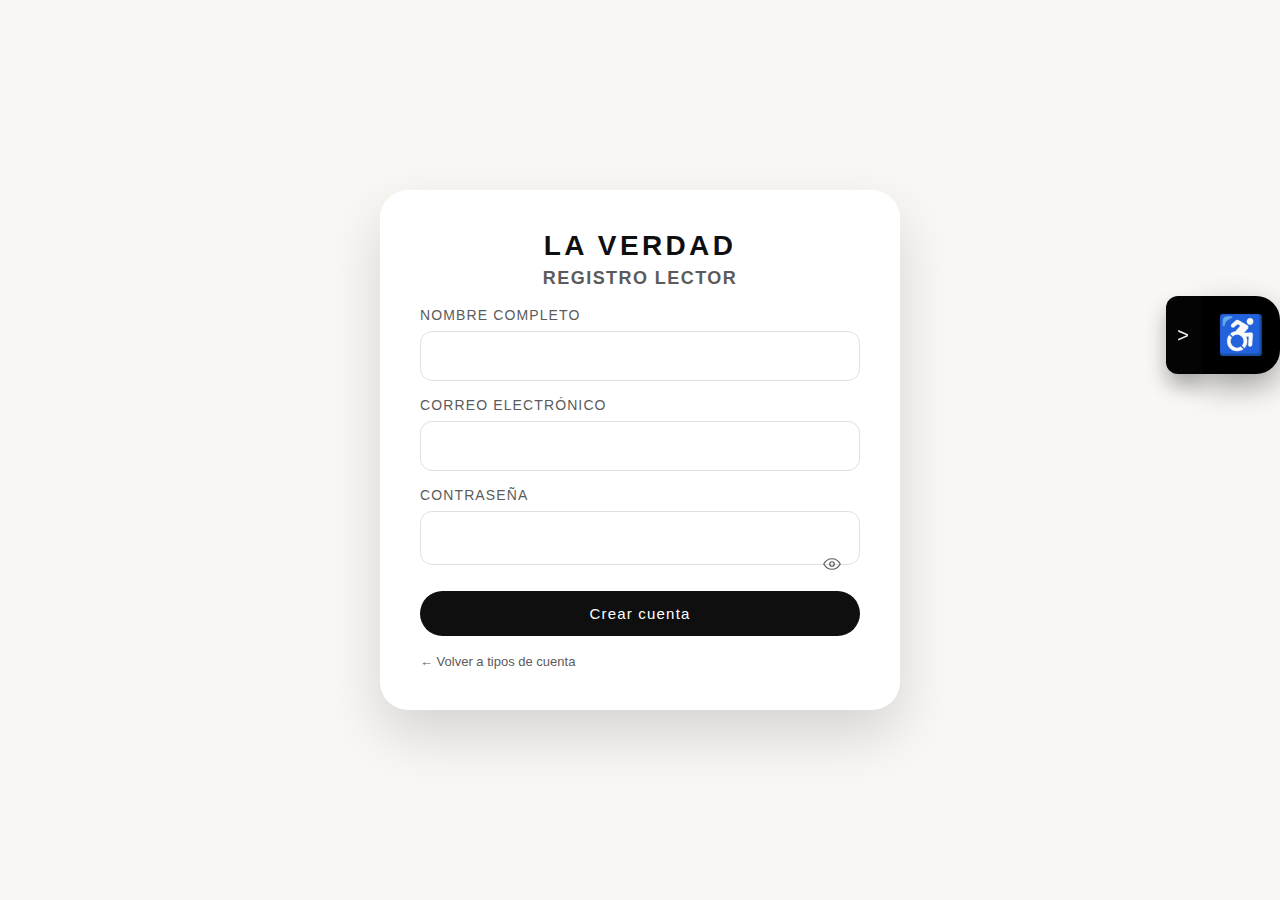
<file: register.html>
﻿<!DOCTYPE html>
<html lang="es">
<head>
    <meta charset="UTF-8">
    <title>Registro | La Verdad</title>
    <style>
        :root {
            --ink: #0f0f0f;
            --soft: #5b5b5b;
            --border: #e0e0e0;
            --bg: #f8f7f4;
            --text-scale: 1;
            --font-base: "Inter", "Roboto", Arial, sans-serif;
        }

        * { box-sizing: border-box; }

        body {
            margin: 0;
            font-family: var(--font-base);
            background: var(--bg);
            color: var(--ink);
            min-height: 100vh;
            display: flex;
            align-items: center;
            justify-content: center;
            padding: 48px 16px;
            font-size: calc(16px * var(--text-scale));
        }

        input[type="text"],
        input[type="email"],
        input[type="search"],
        input[type="password"],
        input[type="tel"],
        input[type="url"],
        input[type="number"],
        textarea {
            font-family: var(--font-base);
            font-size: 16px;
            font-weight: 400;
            line-height: 1.5;
            color: var(--ink);
            padding: 12px 16px;
            border: 1px solid var(--border);
            border-radius: 12px;
            background: #fff;
            transition: border-color 0.2s ease, box-shadow 0.2s ease;
        }

        input[type="text"]:focus,
        input[type="email"]:focus,
        input[type="search"]:focus,
        input[type="password"]:focus,
        input[type="tel"]:focus,
        input[type="url"]:focus,
        input[type="number"]:focus,
        textarea:focus {
            outline: none;
            border-color: var(--ink);
            box-shadow: 0 0 0 2px rgba(15, 15, 15, 0.08);
        }

        input::placeholder,
        textarea::placeholder {
            font-family: inherit;
            font-size: 16px;
            font-weight: 400;
            line-height: 1.5;
            color: var(--soft, #5b5b5b);
            opacity: 1;
        }

        .shell {
            width: min(520px, 100%);
            background: #fff;
            border-radius: 28px;
            padding: 40px;
            box-shadow: 0 25px 55px rgba(0, 0, 0, 0.14);
        }

        .wordmark {
            font-family: var(--font-base);
            font-size: 28px;
            letter-spacing: 0.12em;
            text-transform: uppercase;
            text-align: center;
            font-weight: 700;
            margin-bottom: 6px;
        }

        .wordmark a {
            color: inherit;
            text-decoration: none;
        }

        h2 {
            text-align: center;
            margin: 0 0 18px;
            font-size: 18px;
            letter-spacing: 0.08em;
            text-transform: uppercase;
            color: var(--soft);
        }

        label {
            display: block;
            font-size: 14px;
            letter-spacing: 0.08em;
            text-transform: uppercase;
            margin: 16px 0 8px;
            color: var(--soft);
        }

        input,
        .password-wrapper input {
            width: 100%;
            border: 1px solid var(--border);
            border-radius: 12px;
            padding: 14px 16px;
            font-size: 16px;
        }

        .password-wrapper {
            position: relative;
        }

        .password-wrapper input {
            padding-right: 56px;
        }

        .toggle-password {
            position: absolute;
            right: 12px;
            top: 50%;
            transform: translateY(-50%);
            border: none;
            background: none;
            color: var(--soft);
            cursor: pointer;
            padding: 6px;
            width: 32px;
            height: 32px;
            border-radius: 50%;
            display: inline-flex;
            align-items: center;
            justify-content: center;
        }

        .toggle-password svg {
            width: 18px;
            height: 18px;
        }

        button {
            width: 100%;
            border: none;
            border-radius: 999px;
            padding: 14px;
            background: var(--ink);
            color: #fff;
            font-size: 15px;
            margin-top: 26px;
            letter-spacing: 0.08em;
            cursor: pointer;
        }

        .toggle-password {
            width: 32px;
            height: 32px;
        }

        .feedback {
            position: fixed;
            top: 24px;
            right: 24px;
            padding: 10px 14px;
            background: #e6ffee;
            color: #0f7a37;
            border-radius: 10px;
            font-size: 13px;
            display: none;
        }

        .link-back {
            display: inline-block;
            margin-top: 18px;
            font-size: 13px;
            color: var(--soft);
            text-decoration: none;
        }
    </style>
    <link rel="stylesheet" href="accessibility.css">
</head>
<body>
    <div class="feedback" data-feedback>Cuenta creada correctamente.</div>
    <div class="shell">
        <div class="wordmark"><a href="archivp.html">La Verdad</a></div>
        <h2 data-heading>Registro</h2>
        <form id="register-form">
            <label for="name">Nombre completo</label>
            <input type="text" id="name" required>

            <label for="email">Correo electrónico</label>
            <input type="email" id="email" required>

            <label for="password">Contraseña</label>
            <div class="password-wrapper">
                <input type="password" id="password" required>
                <button class="toggle-password" type="button" aria-label="Mostrar contraseña" data-password-toggle="password">
                    <svg viewBox="0 0 24 24" fill="none" stroke="currentColor" stroke-width="1.6" stroke-linecap="round" stroke-linejoin="round">
                        <path d="M1 12s4-7 11-7 11 7 11 7-4 7-11 7-11-7-11-7z"></path>
                        <circle cx="12" cy="12" r="3"></circle>
                    </svg>
                </button>
            </div>

            <div id="journalist-fields" hidden>
                <label for="periodico">Periódico</label>
                <input type="text" id="periodico">

                <label for="institucional">Correo institucional</label>
                <input type="email" id="institucional">
            </div>

            <button type="submit">Crear cuenta</button>
        </form>
        <a class="link-back" href="signup.html">&#8592; Volver a tipos de cuenta</a>
    </div>

    <div class="accessibility-dock" data-access-dock>
        <button class="dock-handle" type="button" aria-label="Ocultar opciones de accesibilidad" data-dock-toggle>&gt;</button>
        <button class="accessibility-fab" type="button" aria-label="Opciones de accesibilidad" aria-expanded="false">
            <span class="sr-only">Accesibilidad</span>
            <span class="wheelchair-icon">&#9855;</span>
        </button>
    </div>
    <div class="accessibility-panel" aria-hidden="true" data-access-panel>
        <header>
            <h2>Accesibilidad</h2>
            <button class="panel-close" type="button" aria-label="Cerrar panel">&times;</button>
        </header>
        <div class="panel-section">
            <div class="control-row">
                <div class="control-text">
                    <strong>Lectura en Voz Alta</strong>
                    <small>Modo para ciegos</small>
                </div>
                <button class="access-switch" type="button" role="switch" aria-checked="false" data-toggle-class="voice-mode">
                    <span class="switch-thumb"></span>
                </button>
            </div>
            <div class="control-row">
                <div class="control-text">
                    <strong>Alto contraste</strong>
                    <small>Fondo oscuro y texto claro</small>
                </div>
                <button class="access-switch" type="button" role="switch" aria-checked="false" data-toggle-class="high-contrast">
                    <span class="switch-thumb"></span>
                </button>
            </div>
        </div>
        <div class="panel-section">
            <div class="control-row">
                <div class="control-text">
                    <strong>Aumentar tamaño del texto</strong>
                    <small>Define el zoom de lectura</small>
                </div>
                <div class="text-scale-controls">
                    <button type="button" class="text-scale-button" data-scale-step="-0.1" aria-label="Reducir texto">-</button>
                    <span data-text-scale>100%</span>
                    <button type="button" class="text-scale-button" data-scale-step="0.1" aria-label="Aumentar texto">+</button>
                </div>
            </div>
            <div class="control-row">
                <div class="control-text">
                    <strong>Fuente Accesible / Disléxica</strong>
                    <small>Elige la tipografía</small>
                </div>
                <div class="font-picker" role="radiogroup" aria-label="Opciones de fuente accesible">
                    <button type="button" class="font-choice" role="radio" aria-checked="true" data-font-class="font-accessible">Accesible</button>
                    <button type="button" class="font-choice" role="radio" aria-checked="false" data-font-class="font-dyslexic">Disléxica</button>
                </div>
            </div>
        </div>
        <div class="panel-section">
            <div class="control-row">
                <div class="control-text">
                    <strong>Subrayar y resaltar enlaces</strong>
                    <small>Ayuda a detectar destinos clicables</small>
                </div>
                <button class="access-switch" type="button" role="switch" aria-checked="false" data-toggle-class="links-highlight">
                    <span class="switch-thumb"></span>
                </button>
            </div>
            <div class="control-row">
                <div class="control-text">
                    <strong>Desactivar animaciones</strong>
                    <small>Elimina transiciones activas</small>
                </div>
                <button class="access-switch" type="button" role="switch" aria-checked="false" data-toggle-class="animations-off">
                    <span class="switch-thumb"></span>
                </button>
            </div>
        </div>
    </div>

    <script>
        const params = new URLSearchParams(window.location.search);
        const type = params.get("type") === "periodista" ? "periodista" : "normal";
        const isJournalistSignup = type === "periodista";
        const heading = document.querySelector("[data-heading]");
        const journalistFields = document.getElementById("journalist-fields");
        const form = document.getElementById("register-form");
        const feedback = document.querySelector("[data-feedback]");
        const periodicoInput = document.getElementById("periodico");
        const institucionalInput = document.getElementById("institucional");
        const passwordToggles = document.querySelectorAll("[data-password-toggle]");
        const ROLE_KEY = "laVerdadRole";

        const eyeOpenIcon = `
            <svg viewBox="0 0 24 24" fill="none" stroke="currentColor" stroke-width="1.6" stroke-linecap="round" stroke-linejoin="round">
                <path d="M1 12s4-7 11-7 11 7 11 7-4 7-11 7-11-7-11-7z"></path>
                <circle cx="12" cy="12" r="3"></circle>
            </svg>`;
        const eyeOffIcon = `
            <svg viewBox="0 0 24 24" fill="none" stroke="currentColor" stroke-width="1.6" stroke-linecap="round" stroke-linejoin="round">
                <path d="M17.94 17.94A10.94 10.94 0 0 1 12 19c-7 0-11-7-11-7a21.07 21.07 0 0 1 5.12-5.88"></path>
                <path d="M3 3l18 18"></path>
                <path d="M9.88 9.88A3 3 0 0 0 12 15a3 3 0 0 0 2.12-.88"></path>
                <path d="M13.12 10.88A3 3 0 0 0 9 9"></path>
            </svg>`;

        passwordToggles.forEach((btn) => {
            const target = document.getElementById(btn.dataset.passwordToggle);
            if (!target) return;
            btn.addEventListener("click", () => {
                const isHidden = target.getAttribute("type") === "password";
                target.setAttribute("type", isHidden ? "text" : "password");
                btn.setAttribute("aria-pressed", String(isHidden));
                btn.innerHTML = isHidden ? eyeOffIcon : eyeOpenIcon;
            });
        });

        const setJournalistRole = (isJournalist) => {
            if (isJournalist) {
                localStorage.setItem(ROLE_KEY, "journalist");
            } else {
                localStorage.removeItem(ROLE_KEY);
            }
            document.dispatchEvent(new CustomEvent("laverdad:role-change"));
        };

        if (isJournalistSignup) {
            heading.textContent = "Registro para periodistas";
            journalistFields.hidden = false;
            periodicoInput.required = true;
            institucionalInput.required = true;
        } else {
            heading.textContent = "Registro lector";
        }

        const buildDisplayName = (nameValue, emailValue) => {
            if (nameValue) {
                return nameValue;
            }
            const [emailAlias] = emailValue.split("@");
            return emailAlias || "lector";
        };

        form.addEventListener("submit", (event) => {
            event.preventDefault();
            const nameValue = document.getElementById("name").value.trim();
            const emailValue = document.getElementById("email").value.trim();
            const displayName = buildDisplayName(nameValue, emailValue);
            setJournalistRole(isJournalistSignup);
            localStorage.setItem("laVerdadUser", displayName);
            localStorage.setItem("laVerdadEmail", emailValue);
            feedback.textContent = "Cuenta creada e iniciamos sesión automáticamente.";
            feedback.style.display = "block";
            setTimeout(() => {
                window.location.href = `archivp.html?user=${encodeURIComponent(displayName)}`;
            }, 1200);
        });
    </script>
    <script src="accessibility.js"></script>
</body>
</html>
</file>
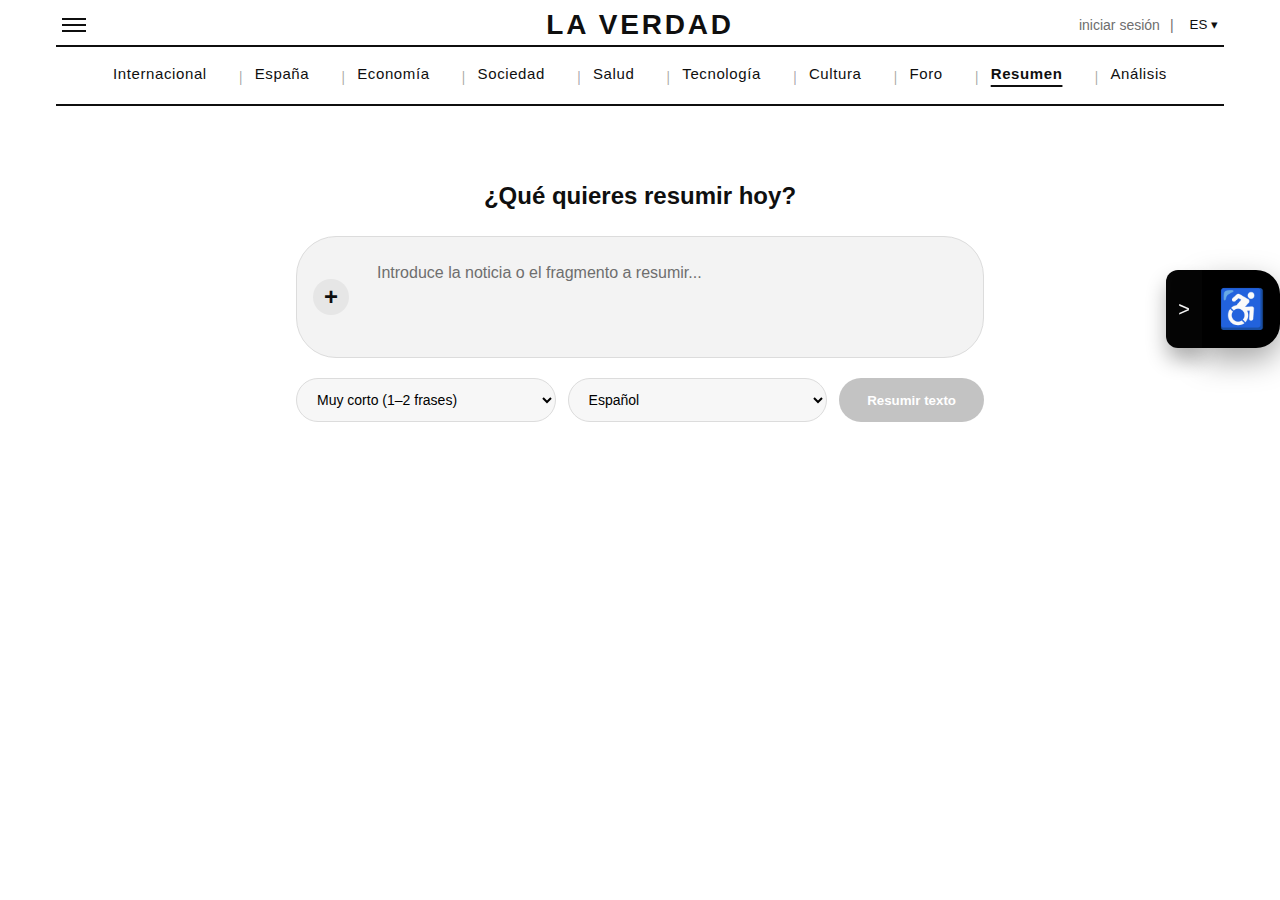
<file: resumen.html>
﻿<!DOCTYPE html>
<html lang="es">
<head>
    <meta charset="UTF-8">
    <title>Resumen IA | La Verdad</title>
    <style>
        :root {
            --ink: #0f0f0f;
            --soft: #6e6e6e;
            --border: #dcdcdc;
            --text-scale: 1;
            --font-base: "Inter", "Roboto", Arial, sans-serif;
        }

        * {
            box-sizing: border-box;
        }

        [hidden] {
            display: none !important;
        }

        body {
            margin: 0;
            font-family: var(--font-base);
            background: #ffffff;
            color: #0f0f0f;
            font-size: calc(16px * var(--text-scale));
        }

        input[type="text"],
        input[type="email"],
        input[type="search"],
        input[type="password"],
        input[type="tel"],
        input[type="url"],
        input[type="number"],
        textarea {
            font-family: var(--font-base);
            font-size: 16px;
            font-weight: 400;
            line-height: 1.5;
            color: var(--ink);
            padding: 12px 16px;
            border: 1px solid var(--border);
            border-radius: 12px;
            background: #fff;
            transition: border-color 0.2s ease, box-shadow 0.2s ease;
        }

        input[type="text"]:focus,
        input[type="email"]:focus,
        input[type="search"]:focus,
        input[type="password"]:focus,
        input[type="tel"]:focus,
        input[type="url"]:focus,
        input[type="number"]:focus,
        textarea:focus {
            outline: none;
            border-color: var(--ink);
            box-shadow: 0 0 0 2px rgba(15, 15, 15, 0.08);
        }

        input::placeholder,
        textarea::placeholder {
            font-family: inherit;
            font-size: 16px;
            font-weight: 400;
            line-height: 1.5;
            color: var(--soft, #6e6e6e);
            opacity: 1;
        }

        .shell {
            width: min(720px, 100%);
            margin: 0 auto;
            padding: 60px 16px 80px;
        }

        .summary-shell {
            transition: padding-top 0.35s ease;
        }

        .summary-shell.is-condensed {
            padding-top: 24px;
        }

        .header-shell {
            max-width: 1200px;
            margin: 0 auto;
            padding: 0 16px;
        }

        header {
            display: flex;
            align-items: center;
            justify-content: space-between;
            border-bottom: 2px solid var(--ink);
            padding: 16px 0 12px;
            position: relative;
        }

        .menu-toggle {
            border: none;
            background: none;
            display: flex;
            flex-direction: column;
            gap: 4px;
            cursor: pointer;
        }

        .menu-toggle span {
            width: 24px;
            height: 2px;
            background: var(--ink);
        }

        .wordmark {
            font-family: var(--font-base);
            font-size: 28px;
            letter-spacing: 0.1em;
            text-transform: uppercase;
            font-weight: 700;
            position: absolute;
            left: 50%;
            transform: translateX(-50%);
            color: inherit;
            text-decoration: none;
        }

        .wordmark a {
            color: inherit;
            text-decoration: none;
        }

        .top-actions {
            display: flex;
            align-items: center;
            gap: 10px;
            font-size: 14px;
        }

        .login-link {
            text-decoration: none;
            color: var(--soft);
        }

        .top-divider {
            color: var(--soft);
        }

        .language-selector {
            position: relative;
        }

        .language-toggle {
            border: none;
            background: none;
            cursor: pointer;
            color: var(--ink);
        }

        .language-menu {
            position: absolute;
            right: 0;
            top: calc(100% + 8px);
            background: #fff;
            border: 1px solid var(--border);
            border-radius: 12px;
            padding: 8px;
            display: none;
            min-width: 140px;
            box-shadow: 0 12px 30px rgba(0,0,0,0.12);
            list-style: none;
            margin: 0;
            z-index: 60;
        }

        .language-menu.open {
            display: block;
        }

        .language-menu button {
            width: 100%;
            border: none;
            background: none;
            text-align: left;
            padding: 6px 8px;
            display: flex;
            justify-content: space-between;
            align-items: center;
            font-family: var(--font-base);
            cursor: pointer;
        }

        .user-pill {
            display: none;
            align-items: center;
            gap: 6px;
            font-size: 14px;
            letter-spacing: 0.08em;
            text-transform: capitalize;
            color: var(--soft);
            text-decoration: none;
            cursor: pointer;
        }

        .user-pill svg {
            width: 16px;
            height: 16px;
        }

        .tools-menu {
            position: relative;
        }

        .tools-toggle {
            border: none;
            background: transparent;
            font-family: "Inter", system-ui, sans-serif;
            font-size: 15px;
            letter-spacing: 0.04em;
            padding: 6px 0;
            cursor: pointer;
        }

        .tools-menu.is-open .tools-panel {
            opacity: 1;
            transform: translateY(0);
            pointer-events: auto;
        }

        .tools-panel {
            position: absolute;
            top: calc(100% + 10px);
            left: 50%;
            transform: translate(-50%, -6px);
            background: #111;
            color: #fff;
            border-radius: 18px;
            padding: 14px;
            min-width: 240px;
            opacity: 0;
            pointer-events: none;
            transition: opacity 0.2s ease, transform 0.2s ease;
            box-shadow: 0 20px 40px rgba(0,0,0,0.35);
            z-index: 10;
        }

        .tool-option {
            display: block;
            text-decoration: none;
            color: inherit;
            padding: 10px;
            border-radius: 12px;
        }

        .tool-option + .tool-option {
            margin-top: 8px;
        }

        .tool-option strong {
            display: block;
            font-size: 14px;
            letter-spacing: 0.08em;
            text-transform: uppercase;
        }

        .tool-option span {
            font-size: 13px;
            color: rgba(255,255,255,0.7);
        }

        .nav-overlay {
            position: fixed;
            inset: 0;
            background: rgba(0, 0, 0, 0.6);
            display: flex;
            justify-content: flex-start;
            opacity: 0;
            pointer-events: none;
            transition: opacity 0.25s ease;
            z-index: 40;
        }

        .nav-overlay.is-visible {
            opacity: 1;
            pointer-events: auto;
        }

        .nav-drawer {
            width: min(420px, 90vw);
            background: #050505;
            color: #f4f4f4;
            height: 100%;
            padding: 28px 30px 60px;
            transform: translateX(-20px);
            transition: transform 0.25s ease;
            overflow-y: auto;
        }

        .nav-overlay.is-visible .nav-drawer {
            transform: translateX(0);
        }

        .drawer-top {
            display: flex;
            justify-content: flex-end;
        }

        .drawer-close {
            border: none;
            background: transparent;
            color: #f4f4f4;
            font-size: 28px;
            cursor: pointer;
            margin-bottom: 20px;
        }

        .drawer-section + .drawer-section {
            border-top: 1px solid rgba(255, 255, 255, 0.12);
            margin-top: 24px;
            padding-top: 24px;
        }

        .drawer-section h3 {
            font-family: "Inter", system-ui, sans-serif;
            font-size: 14px;
            letter-spacing: 0.12em;
            text-transform: uppercase;
            color: rgba(255, 255, 255, 0.7);
            margin: 0 0 14px;
        }

        .drawer-search {
            display: flex;
            align-items: center;
            gap: 10px;
            border: 1px solid rgba(255, 255, 255, 0.25);
            border-radius: 999px;
            padding: 0 12px;
        }

        .drawer-search input {
            flex: 1;
            border: none;
            background: transparent;
            color: #fff;
            font-size: 15px;
            padding: 10px 0;
            font-family: "Inter", system-ui, sans-serif;
        }

        .drawer-search input::placeholder {
            color: rgba(255, 255, 255, 0.5);
        }

        .nav-drawer .mic-button {
            border: none;
            background: transparent;
            color: #f4f4f4;
            cursor: pointer;
            display: flex;
            align-items: center;
            justify-content: center;
        }

        .nav-drawer .mic-button svg {
            width: 20px;
            height: 20px;
        }

        .drawer-list {
            list-style: none;
            margin: 0;
            padding: 0;
            display: flex;
            flex-direction: column;
            gap: 10px;
        }

        .drawer-list a,
        .drawer-list button {
            color: #f4f4f4;
            text-decoration: none;
            font-family: "Inter", system-ui, sans-serif;
            font-size: 16px;
            letter-spacing: 0.04em;
            background: transparent;
            border: none;
            text-align: left;
            cursor: pointer;
        }

        .drawer-list button:hover,
        .drawer-list a:hover {
            text-decoration: underline;
        }

        .drawer-actions {
            display: flex;
            gap: 12px;
        }

        .drawer-actions-user {
            flex-direction: column;
        }

        .drawer-logout {
            background: #d93025;
            border: 1px solid #d93025;
            color: #fff;
            text-transform: uppercase;
            letter-spacing: 0.08em;
            cursor: pointer;
        }

        .drawer-logout:hover {
            background: #b0251c;
            border-color: #b0251c;
        }

        .drawer-user-pill {
            display: flex;
            flex-direction: row;
            align-items: center;
            text-decoration: none;
            color: inherit;
            border: 1px solid rgba(255, 255, 255, 0.35);
            border-radius: 18px;
            padding: 10px 16px;
            gap: 10px;
            font-family: "Inter", system-ui, sans-serif;
        }

        .drawer-user-pill svg {
            width: 28px;
            height: 28px;
        }

        .drawer-user-pill span {
            font-size: 16px;
            letter-spacing: 0.06em;
        }

        .chip-link {
            flex: 1;
            border: 1px solid rgba(255, 255, 255, 0.35);
            border-radius: 999px;
            padding: 10px 14px;
            font-family: "Inter", system-ui, sans-serif;
            font-size: 14px;
            text-align: center;
            text-decoration: none;
            color: inherit;
        }

        .drawer-actions a:hover {
            background: rgba(255, 255, 255, 0.08);
        }

        .social-icons {
            display: flex;
            gap: 12px;
        }

        .social-icon {
            width: 36px;
            height: 36px;
            border-radius: 50%;
            border: 1px solid rgba(255, 255, 255, 0.4);
            display: flex;
            align-items: center;
            justify-content: center;
            text-decoration: none;
            color: inherit;
        }

        .social-icon svg {
            width: 18px;
            height: 18px;
        }


        .section-nav {
            border-bottom: 2px solid var(--ink);
        }

        .section-nav ul {
            list-style: none;
            display: flex;
            justify-content: center;
            align-items: center;
            flex-wrap: wrap;
            gap: 32px;
            margin: 0;
            padding: 12px 0;
            font-size: 15px;
        }

        .section-nav li {
            position: relative;
            display: flex;
            align-items: center;
        }

        .section-nav li + li {
            padding-left: 16px;
        }

        .section-nav a {
            text-decoration: none;
            color: var(--ink);
            text-align: center;
            display: block;
            padding: 6px 0 10px;
            letter-spacing: 0.04em;
            position: relative;
        }

        .section-nav a.is-active {
            font-weight: 600;
            text-decoration: underline;
            text-decoration-thickness: 2px;
            text-underline-offset: 6px;
        }

        .section-nav a.is-active::after {
            content: none;
        }

        .section-nav li + li::before {
            content: "|";
            position: absolute;
            left: 0;
            top: 50%;
            transform: translateY(-50%);
            color: rgba(0, 0, 0, 0.35);
        }

        .nav-tooltip {
            position: relative;
        }

        .nav-tooltip::before {
            content: attr(data-tip);
            position: absolute;
            left: 50%;
            transform: translateX(-50%);
            top: 100%;
            margin-top: 8px;
            background: #111;
            color: #fff;
            font-size: 12px;
            padding: 6px 10px;
            border-radius: 12px;
            white-space: nowrap;
            opacity: 0;
            pointer-events: none;
            transition: opacity 0.15s ease;
            z-index: 5;
        }

        .nav-tooltip:hover::before {
            opacity: 1;
        }

        [data-journalist-link] {
            display: none;
        }

        body.is-journalist [data-journalist-link] {
            display: list-item;
        }

        h1 {
            font-size: 24px;
            text-align: center;
            margin-bottom: 26px;
        }

        .summary-title {
            transition: opacity 0.3s ease, transform 0.3s ease;
        }

        .summary-title.is-hidden {
            opacity: 0;
            transform: translateY(-12px);
        }

        .input-bar {
            display: flex;
            align-items: center;
            background: #f3f3f3;
            border-radius: 40px;
            padding: 12px 16px;
            border: 1px solid var(--border);
        }

        .plus-icon {
            width: 36px;
            height: 36px;
            border-radius: 50%;
            background: #e6e6e6;
            color: var(--ink);
            display: flex;
            align-items: center;
            justify-content: center;
            margin-right: 12px;
            font-size: 24px;
            font-weight: 600;
        }

        textarea {
            flex: 1;
            background: transparent;
            border: none;
            color: #0f0f0f;
            font-size: 16px;
            resize: none;
            outline: none;
        }

        .controls-row {
            display: flex;
            gap: 12px;
            margin-top: 20px;
        }

        select {
            flex: 1;
            border-radius: 999px;
            border: 1px solid var(--border);
            padding: 12px 16px;
            background: #f7f7f7;
            font-size: 14px;
        }

        .summary-button {
            border: none;
            background: #000;
            color: #fff;
            padding: 12px 28px;
            border-radius: 999px;
            font-weight: 600;
            cursor: pointer;
        }

        .summary-button.is-disabled {
            background: #b5b5b5;
            cursor: not-allowed;
            opacity: 0.8;
        }

        .summary-button.is-busy {
            cursor: progress;
        }

        .summary-feedback {
            margin-top: 10px;
            font-size: 14px;
            color: #c0342d;
        }

        .summary-feedback[hidden] {
            display: none;
        }

        .summary-feedback[data-tone="success"] {
            color: #18753c;
        }

        .summary-state {
            margin-top: 32px;
            border: 1px solid var(--border);
            border-radius: 24px;
            padding: 24px;
            background: #fff;
            box-shadow: 0 10px 30px rgba(15, 15, 15, 0.05);
        }

        .summary-state[hidden] {
            display: none;
        }

        .summary-eyebrow {
            font-size: 13px;
            font-weight: 600;
            letter-spacing: 0.15em;
            color: #6e6e6e;
            margin: 0 0 18px;
            text-align: center;
        }

        .state-loading {
            display: flex;
            flex-direction: column;
            gap: 20px;
        }

        .state-loading[hidden],
        .state-result[hidden] {
            display: none;
        }

        .loading-toolbar {
            display: grid;
            grid-template-columns: repeat(3, 1fr);
            gap: 12px;
        }

        .skeleton-pill {
            height: 48px;
            border-radius: 999px;
        }

        .skeleton-pill-short {
            width: 70%;
            justify-self: end;
        }

        .skeleton-card {
            border: 1px solid #ececec;
            border-radius: 18px;
            padding: 24px;
        }

        .skeleton-line {
            display: block;
            height: 16px;
            border-radius: 999px;
            margin-bottom: 12px;
        }

        .skeleton-line:last-child {
            margin-bottom: 0;
        }

        .skeleton-line.long {
            width: 90%;
        }

        .skeleton-line.medium {
            width: 70%;
        }

        .skeleton-line.short {
            width: 40%;
        }

        .skeleton-pill,
        .skeleton-line {
            background: linear-gradient(90deg, #ededed 0%, #f8f8f8 50%, #ededed 100%);
            background-size: 200% 100%;
            animation: skeleton-shimmer 1.4s ease-in-out infinite;
        }

        @keyframes skeleton-shimmer {
            0% {
                background-position: 200% 0;
            }
            100% {
                background-position: -200% 0;
            }
        }

        .state-result {
            display: flex;
            flex-direction: column;
            gap: 20px;
        }

        .result-card {
            border: 1px solid #ececec;
            border-radius: 18px;
            padding: 24px;
            font-size: 16px;
            line-height: 1.6;
            background: #fafafa;
        }

        .result-card p {
            margin: 0;
        }

        .summary-actions {
            display: flex;
            flex-wrap: wrap;
            gap: 12px;
        }

        .summary-actions button {
            flex: 1;
            border-radius: 999px;
            padding: 12px 16px;
            border: 1px solid var(--border);
            background: #f7f7f7;
            font-weight: 600;
            cursor: pointer;
        }

        .summary-actions button:hover {
            border-color: #111;
        }
    </style>
    <link rel="stylesheet" href="accessibility.css">
</head>
<body>
    <div class="header-shell">
        <header data-global-header>
            <button class="menu-toggle" type="button">
                <span></span>
                <span></span>
                <span></span>
            </button>
            <div class="wordmark"><a href="archivp.html">La Verdad</a></div>
            <div class="top-actions" data-user-area>
                <a class="login-link" href="login.html" data-login-link>iniciar sesión</a>
                <a class="user-pill" data-user-pill href="perfil.html" aria-label="Abrir perfil"></a>
                <span class="top-divider" aria-hidden="true" data-top-divider>|</span>
                <div class="language-selector" data-language>
                    <button class="language-toggle" type="button" aria-haspopup="listbox" aria-expanded="false">
                        <span data-current-lang>ES</span>
                        <span aria-hidden="true">&#x25BE;</span>
                    </button>
                    <ul class="language-menu" role="listbox" data-language-menu>
                        <li><button type="button" data-lang-option="ES"><strong>ES</strong><span>Español</span></button></li>
                        <li><button type="button" data-lang-option="EN"><strong>EN</strong><span>English</span></button></li>
                        <li><button type="button" data-lang-option="PT"><strong>PT</strong><span>Portugués</span></button></li>
                        <li><button type="button" data-lang-option="FR"><strong>FR</strong><span>Français</span></button></li>
                    </ul>
                </div>
            </div>
        </header>
        <nav class="section-nav">
            <ul>
                <li><a href="seccion.html?cat=internacional" class="nav-tooltip" data-tip="Cobertura global de pol&iacute;tica y econom&iacute;a.">Internacional</a></li>
                <li><a href="seccion.html?cat=espana" class="nav-tooltip" data-tip="Actualidad nacional explicada con contexto regional.">Espa&ntilde;a</a></li>
                <li><a href="seccion.html?cat=economia" class="nav-tooltip" data-tip="Mercados, empresas y empleo.">Econom&iacute;a</a></li>
                <li><a href="seccion.html?cat=sociedad" class="nav-tooltip" data-tip="Historias humanas, educaci&oacute;n y justicia social.">Sociedad</a></li>
                <li><a href="seccion.html?cat=salud" class="nav-tooltip" data-tip="Sanidad p&uacute;blica y bienestar cotidiano.">Salud</a></li>
                <li><a href="seccion.html?cat=tecnologia" class="nav-tooltip" data-tip="Innovaci&oacute;n, ciencia y tendencias digitales.">Tecnolog&iacute;a</a></li>
                <li><a href="seccion.html?cat=cultura" class="nav-tooltip" data-tip="Artes, literatura y ocio cultural.">Cultura</a></li>
                <li><a href="foro.html" class="nav-tooltip" data-tip="Debates y comunidad de lectores.">Foro</a></li>
                <li><a href="resumen.html" class="nav-tooltip is-active" data-tip="Resumen autom&aacute;tico de cada noticia.">Resumen</a></li>
                <li><a href="analisis.html" class="nav-tooltip" data-tip="Analiza credibilidad, sesgos y tono.">An&aacute;lisis</a></li>
                <li data-journalist-link hidden><a href="redaccion.html" class="nav-tooltip" data-tip="Crea, revisa y prepara tus noticias antes de publicarlas.">Redacci&oacute;n</a></li>
            </ul>
        </nav>
    </div>
    <div class="nav-overlay" data-nav-overlay aria-hidden="true">
        <nav class="nav-drawer" role="dialog" aria-modal="true" aria-labelledby="drawer-title-resumen">
            <div class="drawer-top">
                <button class="drawer-close" type="button" aria-label="Cerrar menú" data-drawer-close>&times;</button>
            </div>
            <div class="drawer-section">
                <h3 id="drawer-title-resumen">Explorar</h3>
                <label class="sr-only" for="drawer-search-input-resumen">Buscar</label>
                <div class="drawer-search">
                    <input type="search" id="drawer-search-input-resumen" placeholder="Buscar en La Verdad">
                    <button class="mic-button" type="button" aria-label="Buscar por voz">
                        <svg viewBox="0 0 24 24" fill="none" stroke="currentColor" stroke-width="1.6" stroke-linecap="round">
                            <path d="M12 4a2.5 2.5 0 0 0-2.5 2.5v5a2.5 2.5 0 0 0 5 0v-5A2.5 2.5 0 0 0 12 4z"></path>
                            <path d="M5 11.5a7 7 0 0 0 14 0"></path>
                            <path d="M12 18v3"></path>
                            <path d="M9 21h6"></path>
                        </svg>
                    </button>
                </div>
            </div>
            
            <div class="drawer-section">
                <h3>Categor&iacute;as</h3>
                <ul class="drawer-list">
                    <li><a href="seccion.html?cat=internacional">Internacional</a></li>
                    <li><a href="seccion.html?cat=espana">Espa&ntilde;a</a></li>
                    <li><a href="seccion.html?cat=economia">Econom&iacute;a</a></li>
                    <li><a href="seccion.html?cat=sociedad">Sociedad</a></li>
                    <li><a href="seccion.html?cat=salud">Salud</a></li>
                    <li><a href="seccion.html?cat=tecnologia">Tecnolog&iacute;a</a></li>
                    <li><a href="seccion.html?cat=cultura">Cultura</a></li>
                    <li><a href="foro.html">Foro</a></li>
                    <li><a href="resumen.html">Resumen</a></li>
                    <li><a href="analisis.html">An&aacute;lisis</a></li>
                    <li data-journalist-link hidden><a href="redaccion.html">Redacci&oacute;n</a></li>
                </ul>
            </div>

            <div class="drawer-section">
                <h3>Accesibilidad</h3>
                <ul class="drawer-list">
                    <li><button type="button" data-open-access-panel>Preferencias visuales</button></li>
                    <li><button type="button" data-open-access-panel>Lectura asistida</button></li>
                    <li><button type="button" data-open-access-panel>Controles de interacción</button></li>
                </ul>
            </div>
            
            <div class="drawer-section">
                <h3>&Aacute;rea de usuario</h3>
                <div class="drawer-actions" data-drawer-guest>
                    <a class="chip-link" href="login.html" data-drawer-login>Iniciar sesi&oacute;n</a>
                    <a class="chip-link" href="signup.html" data-drawer-register>Registrarse</a>
                </div>
                <div class="drawer-actions drawer-actions-user" data-drawer-user style="display:none;">
                    <a class="chip-link drawer-user-pill" href="perfil.html" data-drawer-userlink>
                        <svg viewBox="0 0 24 24" fill="none" stroke="currentColor" stroke-width="1.6" stroke-linecap="round">
                            <circle cx="12" cy="8" r="4"></circle>
                            <path d="M4 21c1.6-4 4.4-6 8-6s6.4 2 8 6"></path>
                        </svg>
                        <span data-drawer-username>Usuario</span>
                    </a>
                    <button class="chip-link drawer-logout" type="button" data-drawer-logout>Cerrar sesi&oacute;n</button>
                </div>
            </div>

            <div class="drawer-section">
                <h3>Información general</h3>
                <ul class="drawer-list">
                    <li><a href="#">Quiénes somos</a></li>
                    <li><a href="#">Contacto</a></li>
                    <li><a href="#">Ayuda</a></li>
                </ul>
            </div>
            <div class="drawer-section">
                <h3>Redes oficiales</h3>
                <div class="social-icons">
                    <a class="social-icon" href="#" aria-label="Twitter">
                        <svg viewBox="0 0 24 24" fill="currentColor">
                            <path d="M21.5 6.1a6 6 0 0 1-1.7.5 2.8 2.8 0 0 0 1.3-1.6 5.5 5.5 0 0 1-1.9.8A2.8 2.8 0 0 0 12 7.4a7.8 7.8 0 0 1-5.7-2.9 2.8 2.8 0 0 0 .9 3.8 2.7 2.7 0 0 1-1.3-.3 2.8 2.8 0 0 0 2.2 2.7 2.8 2.8 0 0 1-1.3.1 2.8 2.8 0 0 0 2.6 2 5.6 5.6 0 0 1-3.5 1.2 5.8 5.8 0 0 1-.7 0 8 8 0 0 0 12.2-6.8v-.4a5.3 5.3 0 0 0 1.3-1.3z"></path>
                        </svg>
                    </a>
                    <a class="social-icon" href="#" aria-label="Facebook">
                        <svg viewBox="0 0 24 24" fill="currentColor">
                            <path d="M14 9h3V6h-3c-2.2 0-4 1.8-4 4v2H7v3h3v7h3v-7h3l1-3h-4v-2c0-.6.4-1 1-1z"></path>
                        </svg>
                    </a>
                    <a class="social-icon" href="#" aria-label="Instagram">
                        <svg viewBox="0 0 24 24" fill="currentColor">
                            <path d="M7 2h10a5 5 0 0 1 5 5v10a5 5 0 0 1-5 5H7a5 5 0 0 1-5-5V7a5 5 0 0 1 5-5zm0 2a3 3 0 0 0-3 3v10a3 3 0 0 0 3 3h10a3 3 0 0 0 3-3V7a3 3 0 0 0-3-3H7zm5 3.8A4.2 4.2 0 1 1 7.8 12 4.2 4.2 0 0 1 12 7.8zm0 2A2.2 2.2 0 1 0 14.2 12 2.2 2.2 0 0 0 12 9.8zm5-2.1a1.1 1.1 0 1 1-1.1 1.1 1.1 1.1 0 0 1 1.1-1.1z"></path>
                        </svg>
                    </a>
                </div>
            </div>
        </nav>
    </div>

    <div class="shell summary-shell" data-summary-shell>
        <h1 class="summary-title" data-summary-title>¿Qué quieres resumir hoy?</h1>
        <div class="input-bar">
            <div class="plus-icon">+</div>
            <textarea rows="3" placeholder="Introduce la noticia o el fragmento a resumir..." data-summary-input></textarea>
        </div>
        <div class="controls-row">
            <select>
                <option>Muy corto (1–2 frases)</option>
                <option>Corto (2–3 frases)</option>
                <option>Medio (1 párrafo)</option>
                <option>Largo (más detalle)</option>
            </select>
            <select>
                <option>Español</option>
                <option>Inglés</option>
                <option>Francés</option>
                <option>Portugués</option>
            </select>
            <button class="summary-button" type="button" data-summary-action>Resumir texto</button>
        </div>
        <p class="summary-feedback" data-summary-feedback hidden role="status"></p>
        <section class="summary-state" data-summary-state hidden aria-live="polite">
            <div class="state-loading" data-summary-loading hidden>
                <div class="loading-toolbar" aria-hidden="true">
                    <span class="skeleton-pill"></span>
                    <span class="skeleton-pill"></span>
                    <span class="skeleton-pill skeleton-pill-short"></span>
                </div>
                <div class="skeleton-card" aria-hidden="true">
                    <span class="skeleton-line long"></span>
                    <span class="skeleton-line long"></span>
                    <span class="skeleton-line medium"></span>
                    <span class="skeleton-line short"></span>
                </div>
            </div>
            <div class="state-result" data-summary-result hidden>
                <p class="summary-eyebrow">RESUMEN GENERADO CON IA</p>
                <div class="result-card">
                    <p data-summary-output>El Gobierno anunci� nuevas medidas para frenar contagios...</p>
                </div>
                <div class="summary-actions">
                    <button type="button" data-copy-summary>Copiar resumen</button>
                    <button type="button" data-regenerate-summary>Generar de nuevo</button>
                </div>
            </div>
        </section>
    </div>


    <div class="accessibility-dock" data-access-dock>
        <button class="dock-handle" type="button" aria-label="Ocultar opciones de accesibilidad" data-dock-toggle>&gt;</button>
        <button class="accessibility-fab" type="button" aria-label="Opciones de accesibilidad" aria-expanded="false">
            <span class="sr-only">Accesibilidad</span>
            <span class="wheelchair-icon">&#9855;</span>
        </button>
    </div>
    <div class="accessibility-panel" aria-hidden="true" data-access-panel>
        <header>
            <h2>Accesibilidad</h2>
            <button class="panel-close" type="button" aria-label="Cerrar panel">&times;</button>
        </header>
        <div class="panel-section">
            <div class="control-row">
                <div class="control-text">
                    <strong>Lectura en Voz Alta</strong>
                    <small>Modo para ciegos</small>
                </div>
                <button class="access-switch" type="button" role="switch" aria-checked="false" data-toggle-class="voice-mode">
                    <span class="switch-thumb"></span>
                </button>
            </div>
            <div class="control-row">
                <div class="control-text">
                    <strong>Alto contraste</strong>
                    <small>Fondo oscuro y texto claro</small>
                </div>
                <button class="access-switch" type="button" role="switch" aria-checked="false" data-toggle-class="high-contrast">
                    <span class="switch-thumb"></span>
                </button>
            </div>
        </div>
        <div class="panel-section">
            <div class="control-row">
                <div class="control-text">
                    <strong>Aumentar tamaño del texto</strong>
                    <small>Define el zoom de lectura</small>
                </div>
                <div class="text-scale-controls">
                    <button type="button" class="text-scale-button" data-scale-step="-0.1" aria-label="Reducir texto">-</button>
                    <span data-text-scale>100%</span>
                    <button type="button" class="text-scale-button" data-scale-step="0.1" aria-label="Aumentar texto">+</button>
                </div>
            </div>
            <div class="control-row">
                <div class="control-text">
                    <strong>Fuente Accesible / Disléxica</strong>
                    <small>Elige la tipografía</small>
                </div>
                <div class="font-picker" role="radiogroup" aria-label="Opciones de fuente accesible">
                    <button type="button" class="font-choice" role="radio" aria-checked="true" data-font-class="font-accessible">Accesible</button>
                    <button type="button" class="font-choice" role="radio" aria-checked="false" data-font-class="font-dyslexic">Disléxica</button>
                </div>
            </div>
        </div>
        <div class="panel-section">
            <div class="control-row">
                <div class="control-text">
                    <strong>Subrayar y resaltar enlaces</strong>
                    <small>Ayuda a detectar destinos clicables</small>
                </div>
                <button class="access-switch" type="button" role="switch" aria-checked="false" data-toggle-class="links-highlight">
                    <span class="switch-thumb"></span>
                </button>
            </div>
            <div class="control-row">
                <div class="control-text">
                    <strong>Desactivar animaciones</strong>
                    <small>Elimina transiciones activas</small>
                </div>
                <button class="access-switch" type="button" role="switch" aria-checked="false" data-toggle-class="animations-off">
                    <span class="switch-thumb"></span>
                </button>
            </div>
        </div>
    </div>

    <script>
        (function () {
            const textarea = document.querySelector('[data-summary-input]');
            const actionButton = document.querySelector('[data-summary-action]');
            const feedback = document.querySelector('[data-summary-feedback]');
            const summaryState = document.querySelector('[data-summary-state]');
            const loadingState = document.querySelector('[data-summary-loading]');
            const resultState = document.querySelector('[data-summary-result]');
            const summaryOutput = document.querySelector('[data-summary-output]');
            const copyButton = document.querySelector('[data-copy-summary]');
            const regenerateButton = document.querySelector('[data-regenerate-summary]');
            const summaryShell = document.querySelector('[data-summary-shell]');
            const summaryTitle = document.querySelector('[data-summary-title]');

            if (!textarea || !actionButton) {
                return;
            }

            let loadingTimer = null;
            let heroCondensed = false;

            const condenseHero = () => {
                if (heroCondensed) {
                    return;
                }
                if (summaryTitle) {
                    summaryTitle.classList.add('is-hidden');
                    window.setTimeout(() => {
                        summaryTitle.hidden = true;
                    }, 240);
                }
                summaryShell?.classList.add('is-condensed');
                heroCondensed = true;
            };

            const toggleButtonState = (isDisabled, isBusy) => {
                const finalDisabled = isDisabled || isBusy;
                actionButton.classList.toggle('is-disabled', finalDisabled);
                actionButton.classList.toggle('is-busy', !!isBusy);
                actionButton.setAttribute('aria-disabled', String(finalDisabled));
            };

            const showFeedback = (message, tone = 'error') => {
                if (!feedback) {
                    return;
                }
                if (!message) {
                    feedback.hidden = true;
                    feedback.textContent = '';
                    feedback.dataset.tone = '';
                    return;
                }
                feedback.hidden = false;
                feedback.dataset.tone = tone;
                feedback.textContent = message;
            };

            const buildSummary = (text) => {
                const normalized = text.replace(/\s+/g, ' ').trim();
                if (!normalized) {
                    return 'No se pudo generar el resumen porque no hay texto disponible.';
                }
                if (normalized.length <= 240) {
                    return normalized;
                }
                return normalized.slice(0, 237).trim() + '…';
            };

            const resetViewIfEmpty = () => {
                if (!summaryState) {
                    return;
                }
                if (textarea.value.trim()) {
                    return;
                }
                summaryState.hidden = true;
                if (loadingState) {
                    loadingState.hidden = true;
                }
                if (resultState) {
                    resultState.hidden = true;
                }
            };

            const stopLoadingTimer = () => {
                if (loadingTimer) {
                    window.clearTimeout(loadingTimer);
                    loadingTimer = null;
                }
            };

            const finishLoading = (sourceText) => {
                if (loadingState) {
                    loadingState.hidden = true;
                }
                if (resultState) {
                    resultState.hidden = false;
                }
                if (summaryOutput) {
                    summaryOutput.textContent = buildSummary(sourceText);
                }
                actionButton.textContent = 'Resumir texto';
                toggleButtonState(textarea.value.trim().length === 0, false);
                loadingTimer = null;
            };

            const startLoading = () => {
                const text = textarea.value.trim();
                if (!text) {
                    showFeedback('No hay texto para resumir. Escribe o pega un fragmento primero.');
                    textarea.focus();
                    toggleButtonState(true, false);
                    return;
                }

                showFeedback('');
                condenseHero();
                if (summaryState) {
                    summaryState.hidden = false;
                }
                if (loadingState) {
                    loadingState.hidden = false;
                }
                if (resultState) {
                    resultState.hidden = true;
                }

                toggleButtonState(true, true);
                actionButton.textContent = 'Resumiendo...';

                stopLoadingTimer();
                loadingTimer = window.setTimeout(() => {
                    finishLoading(text);
                }, 3000);
            };

            const handleButtonClick = () => {
                if (actionButton.classList.contains('is-busy')) {
                    return;
                }
                if (actionButton.classList.contains('is-disabled')) {
                    showFeedback('No hay texto para resumir. Escribe o pega un fragmento primero.');
                    textarea.focus();
                    return;
                }
                startLoading();
            };

            textarea.addEventListener('input', () => {
                const hasText = textarea.value.trim().length > 0;
                if (!actionButton.classList.contains('is-busy')) {
                    toggleButtonState(!hasText, false);
                }
                if (hasText) {
                    showFeedback('');
                } else {
                    resetViewIfEmpty();
                }
            });

            actionButton.addEventListener('click', handleButtonClick);

            regenerateButton?.addEventListener('click', (event) => {
                event.preventDefault();
                startLoading();
            });

            copyButton?.addEventListener('click', async (event) => {
                event.preventDefault();
                if (!summaryOutput) {
                    return;
                }
                const text = summaryOutput.textContent.trim();
                if (!text) {
                    return;
                }
                let copied = false;
                if (navigator.clipboard && navigator.clipboard.writeText) {
                    try {
                        await navigator.clipboard.writeText(text);
                        copied = true;
                    } catch (err) {
                        copied = false;
                    }
                }
                if (!copied) {
                    const helper = document.createElement('textarea');
                    helper.value = text;
                    helper.setAttribute('readonly', '');
                    helper.style.position = 'absolute';
                    helper.style.left = '-9999px';
                    document.body.appendChild(helper);
                    helper.select();
                    document.execCommand('copy');
                    document.body.removeChild(helper);
                    copied = true;
                }
                if (copied) {
                    showFeedback('Resumen copiado en el portapapeles.', 'success');
                    window.setTimeout(() => showFeedback(''), 2500);
                }
            });

            toggleButtonState(true, false);
        })();
    </script>
    <script src="header.js"></script>
    <script src="accessibility.js"></script>
</body>
</html>
</file>
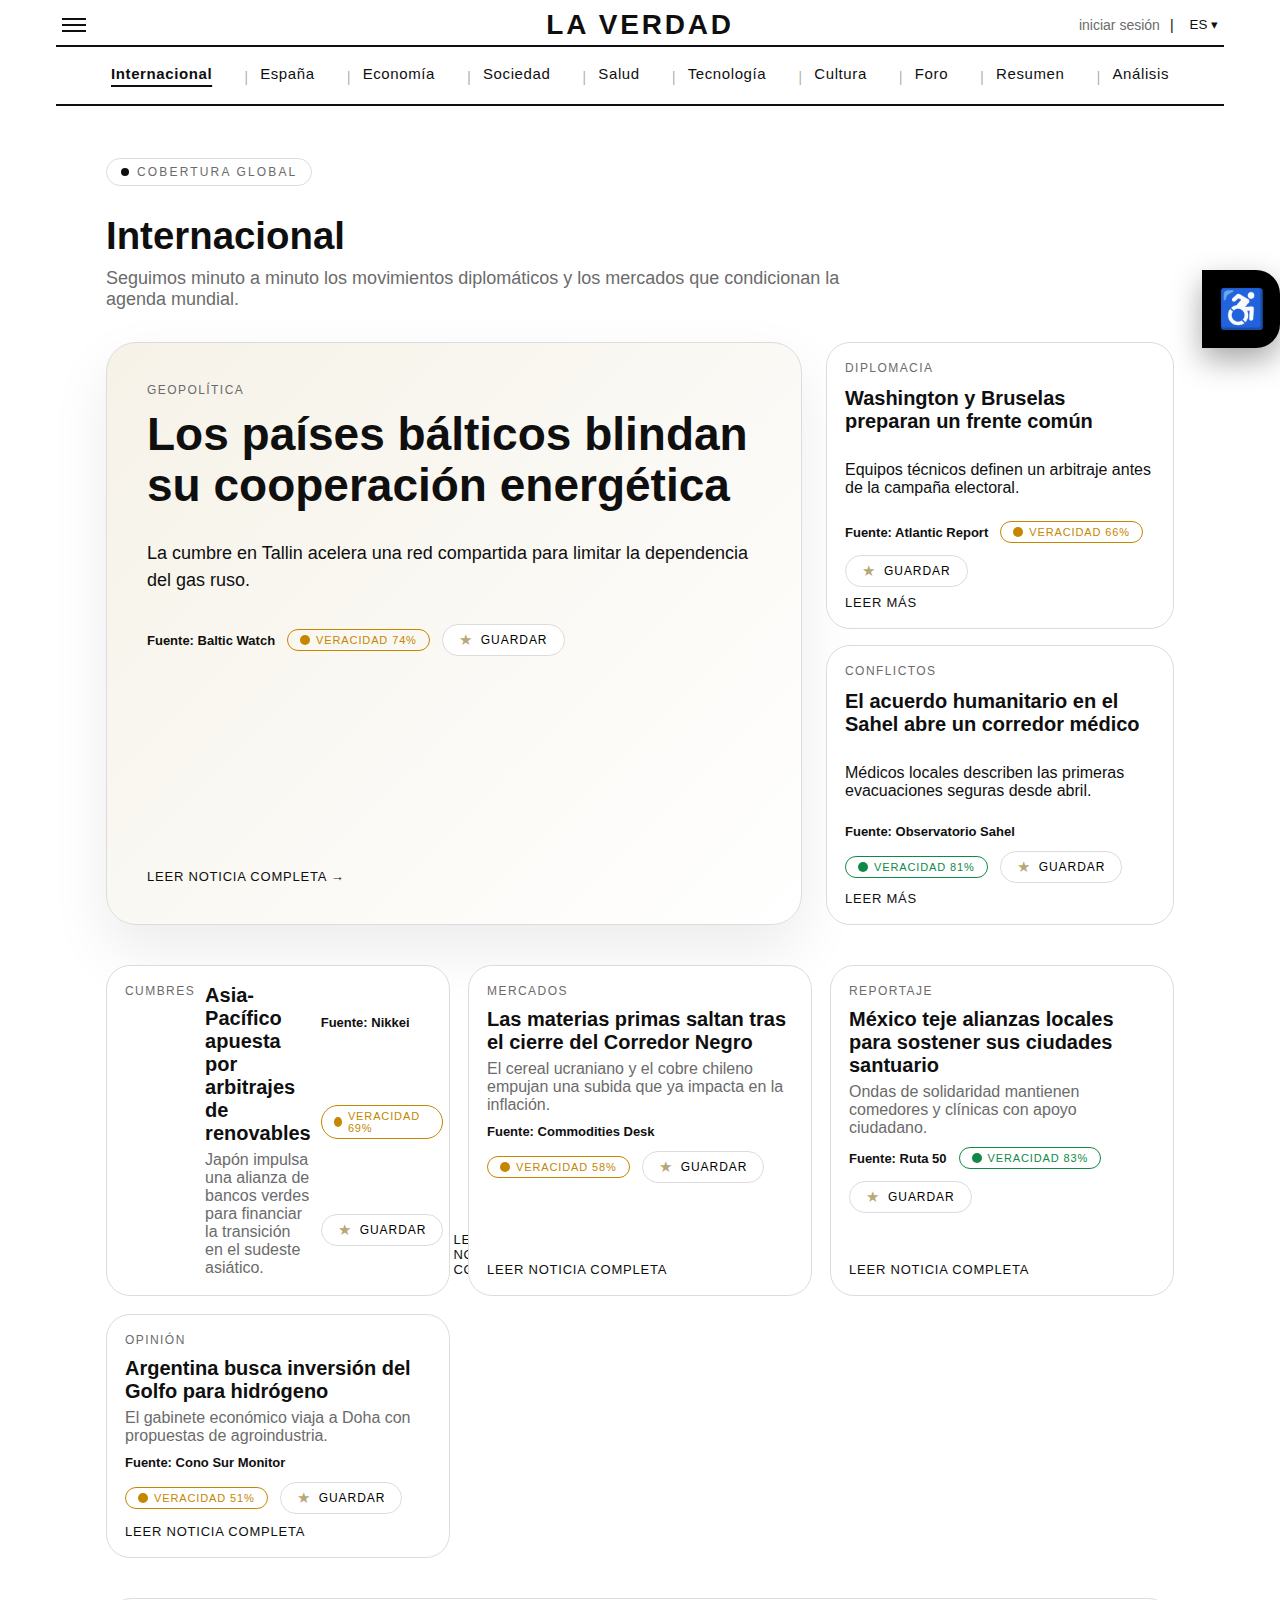
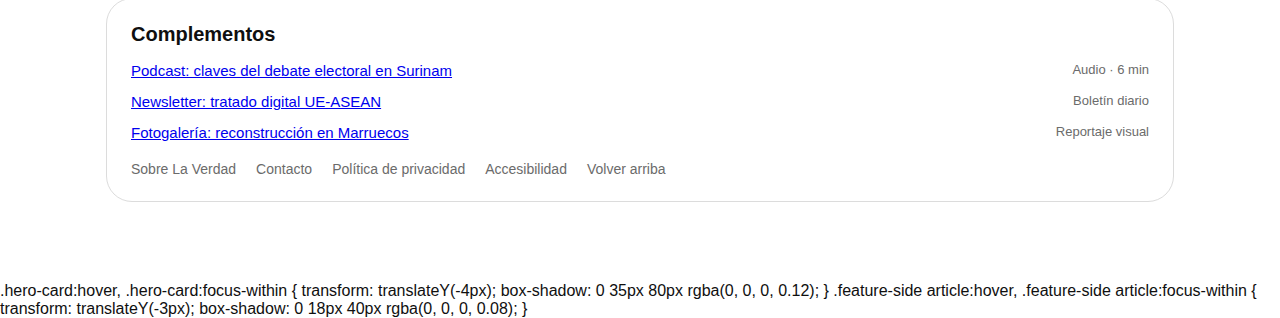
<file: seccion.html>
﻿<!DOCTYPE html>
<html lang="es">
<head>
    <meta charset="UTF-8">
    <title>Sección | La Verdad</title>
    <style>
        :root {
            --ink: #0f0f0f;
            --soft: #6b6b6b;
            --border: #dcdcdc;
            --accent: #f1b500;
            --text-scale: 1;
            --font-base: "Inter", "Roboto", Arial, sans-serif;
        }

        * {
            box-sizing: border-box;
        }

        [hidden] {
            display: none !important;
        }

        body {
            margin: 0;
            font-family: var(--font-base);
            background: #fff;
            color: var(--ink);
            font-size: calc(16px * var(--text-scale));
        }

        input[type="text"],
        input[type="email"],
        input[type="search"],
        input[type="password"],
        input[type="tel"],
        input[type="url"],
        input[type="number"],
        textarea {
            font-family: var(--font-base);
            font-size: 16px;
            font-weight: 400;
            line-height: 1.5;
            color: var(--ink);
            padding: 12px 16px;
            border: 1px solid var(--border);
            border-radius: 12px;
            background: #fff;
            transition: border-color 0.2s ease, box-shadow 0.2s ease;
        }

        input[type="text"]:focus,
        input[type="email"]:focus,
        input[type="search"]:focus,
        input[type="password"]:focus,
        input[type="tel"]:focus,
        input[type="url"]:focus,
        input[type="number"]:focus,
        textarea:focus {
            outline: none;
            border-color: var(--ink);
            box-shadow: 0 0 0 2px rgba(15, 15, 15, 0.08);
        }

        input::placeholder,
        textarea::placeholder {
            font-family: inherit;
            font-size: 16px;
            font-weight: 400;
            line-height: 1.5;
            color: var(--soft, var(--soft-ink, #6b6b6b));
            opacity: 1;
        }

        .header-shell {
            max-width: 1200px;
            margin: 0 auto;
            padding: 0 16px;
        }

        header {
            display: flex;
            align-items: center;
            justify-content: space-between;
            border-bottom: 2px solid var(--ink);
            padding: 16px 0 12px;
            position: relative;
        }

        .menu-toggle {
            border: none;
            background: none;
            display: flex;
            flex-direction: column;
            gap: 4px;
            cursor: pointer;
        }

        .menu-toggle span {
            width: 24px;
            height: 2px;
            background: var(--ink);
        }

        .wordmark {
            font-family: var(--font-base);
            font-size: 28px;
            letter-spacing: 0.1em;
            text-transform: uppercase;
            font-weight: 700;
            position: absolute;
            left: 50%;
            transform: translateX(-50%);
            color: inherit;
            text-decoration: none;
        }

        .wordmark a {
            color: inherit;
            text-decoration: none;
        }

        .top-actions {
            display: flex;
            align-items: center;
            gap: 10px;
            font-size: 14px;
        }

        .login-link {
            text-decoration: none;
            color: var(--soft);
        }

        .language-selector {
            position: relative;
        }

        .language-toggle {
            border: none;
            background: none;
            cursor: pointer;
            color: var(--ink);
        }

        .language-menu {
            position: absolute;
            right: 0;
            top: calc(100% + 8px);
            background: #fff;
            border: 1px solid var(--border);
            border-radius: 12px;
            padding: 8px;
            display: none;
            min-width: 140px;
            box-shadow: 0 12px 30px rgba(0,0,0,0.12);
            list-style: none;
            margin: 0;
            z-index: 60;
        }

        .language-menu.open {
            display: block;
        }

        .language-menu button {
            width: 100%;
            border: none;
            background: none;
            text-align: left;
            padding: 6px 8px;
            display: flex;
            justify-content: space-between;
            align-items: center;
            font-family: var(--font-base);
            cursor: pointer;
        }

        nav.section-nav {
            border-bottom: 2px solid var(--ink);
        }

        nav.section-nav ul {
            list-style: none;
            display: flex;
            justify-content: center;
            align-items: center;
            flex-wrap: wrap;
            gap: 32px;
            margin: 0;
            padding: 12px 0;
            font-size: 15px;
        }

        nav.section-nav li {
            position: relative;
            display: flex;
            align-items: center;
        }

        nav.section-nav li + li {
            padding-left: 16px;
        }

        nav.section-nav li + li::before {
            content: "|";
            position: absolute;
            left: 0;
            top: 50%;
            transform: translateY(-50%);
            color: rgba(0,0,0,0.35);
        }

        nav.section-nav a {
            text-decoration: none;
            color: var(--ink);
            text-align: center;
            letter-spacing: 0.04em;
            padding: 6px 0 10px;
            position: relative;
            transition: color 0.2s ease;
        }

        nav.section-nav a:focus-visible {
            outline: 2px solid var(--ink);
            outline-offset: 4px;
        }

        /* Destaca claramente la categoría activa dentro del menú de secciones */
        nav.section-nav a.topic-active {
            font-weight: 600;
            text-decoration: underline;
            text-decoration-thickness: 2px;
            text-underline-offset: 6px;
        }

        nav.section-nav a.topic-active::after {
            content: none;
        }

        .nav-tooltip {
            position: relative;
        }

        /* Reubica el tooltip en ::before para no interferir con el indicador activo */
        .nav-tooltip::before {
            content: attr(data-tip);
            position: absolute;
            left: 50%;
            transform: translateX(-50%);
            top: 100%;
            margin-top: 8px;
            background: #111;
            color: #fff;
            font-size: 12px;
            padding: 6px 10px;
            border-radius: 12px;
            white-space: nowrap;
            opacity: 0;
            pointer-events: none;
            transition: opacity 0.15s ease;
            z-index: 5;
        }

        .nav-tooltip:hover::before {
            opacity: 1;
        }

        .auth-modal {
            position: fixed;
            inset: 0;
            background: rgba(0, 0, 0, 0.45);
            display: flex;
            align-items: center;
            justify-content: center;
            padding: 20px;
            opacity: 0;
            pointer-events: none;
            transition: opacity 0.25s ease;
            z-index: 100;
        }

        .auth-modal.is-visible {
            opacity: 1;
            pointer-events: auto;
        }

        .auth-modal-card {
            background: #fff;
            border-radius: 32px;
            padding: 36px 40px;
            text-align: center;
            max-width: 420px;
            width: 100%;
            box-shadow: 0 25px 60px rgba(0, 0, 0, 0.18);
        }

        .auth-modal-card h3 {
            margin: 0 0 12px;
            font-size: 24px;
        }

        .auth-modal-card p {
            margin: 0 0 24px;
            color: var(--soft);
        }

        .auth-modal-actions {
            display: flex;
            flex-direction: column;
            gap: 12px;
        }

        .auth-modal-actions .primary {
            border: none;
            border-radius: 999px;
            padding: 12px 0;
            font-size: 14px;
            text-transform: uppercase;
            letter-spacing: 0.12em;
            background: var(--ink);
            color: #fff;
            text-decoration: none;
        }

        .auth-modal-actions button {
            border-radius: 999px;
            border: 1px solid var(--ink);
            padding: 12px 0;
            font-size: 14px;
            text-transform: uppercase;
            letter-spacing: 0.12em;
            background: transparent;
            cursor: pointer;
        }

        [data-journalist-link] {
            display: none;
        }

        body.is-journalist [data-journalist-link] {
            display: list-item;
        }

        .nav-overlay {
            position: fixed;
            inset: 0;
            background: rgba(0,0,0,0.6);
            display: flex;
            opacity: 0;
            pointer-events: none;
            transition: opacity 0.25s ease;
            z-index: 40;
        }

        .nav-overlay.is-visible {
            opacity: 1;
            pointer-events: auto;
        }

        .nav-drawer {
            width: min(400px, 90vw);
            background: #050505;
            color: #f4f4f4;
            height: 100%;
            padding: 28px 30px 60px;
            transform: translateX(-20px);
            transition: transform 0.25s ease;
            overflow-y: auto;
        }
        .nav-overlay.is-visible .nav-drawer {
            transform: translateX(0);
        }

        .drawer-section + .drawer-section {
            border-top: 1px solid rgba(255,255,255,0.12);
            margin-top: 24px;
            padding-top: 24px;
        }

        .drawer-section h3 {
            font-size: 14px;
            letter-spacing: 0.12em;
            text-transform: uppercase;
            color: rgba(255,255,255,0.7);
            margin: 0 0 14px;
        }

        .drawer-list,
        .drawer-actions {
            list-style: none;
            margin: 0;
            padding: 0;
            display: flex;
            flex-direction: column;
            gap: 10px;
        }

        .drawer-list a,
        .drawer-list button {
            color: inherit;
            text-decoration: none;
            font-family: inherit;
            font-size: 16px;
            letter-spacing: 0.04em;
            background: transparent;
            border: none;
            text-align: left;
            cursor: pointer;
        }

        .drawer-actions {
            display: flex;
            gap: 12px;
        }

        .drawer-actions-user {
            flex-direction: column;
        }

        .drawer-user-pill {
            display: flex;
            align-items: center;
            justify-content: flex-start;
            gap: 12px;
            text-decoration: none;
            color: inherit;
            border: 1px solid rgba(255,255,255,0.35);
            border-radius: 18px;
            padding: 12px 18px;
        }

        .drawer-logout {
            width: 100%;
            border: 1px solid #d93025;
            border-radius: 999px;
            padding: 12px 0;
            text-transform: uppercase;
            letter-spacing: 0.08em;
            background: #d93025;
            color: #fff;
            cursor: pointer;
        }

        .section-shell {
            max-width: 1100px;
            margin: 0 auto;
            padding: 40px 16px 80px;
        }

        .section-pill {
            display: inline-flex;
            align-items: center;
            gap: 8px;
            padding: 6px 14px;
            border: 1px solid var(--border);
            border-radius: 999px;
            text-transform: uppercase;
            letter-spacing: 0.18em;
            font-size: 12px;
            color: var(--soft);
        }

        .section-pill::before {
            content: "";
            width: 8px;
            height: 8px;
            border-radius: 50%;
            background: var(--ink);
        }

        .section-shell h1 {
            font-family: var(--font-base);
            font-size: clamp(28px, 3vw, 42px);
            margin: 16px 0 10px;
        }

        .section-shell p.section-description {
            margin: 0 0 32px;
            font-size: 18px;
            color: var(--soft);
            max-width: 760px;
        }

        .feature-grid {
            display: grid;
            grid-template-columns: minmax(0,2fr) minmax(0,1fr);
            gap: 24px;
            margin-bottom: 40px;
        }

        /* Refuerza visualmente la historia principal */
        .hero-card {
            border: 1px solid var(--border);
            border-radius: 30px;
            padding: 40px;
            background: linear-gradient(135deg, #f6f2e8, #ffffff);
            display: flex;
            flex-direction: column;
            gap: 12px;
            box-shadow: 0 25px 60px rgba(0, 0, 0, 0.08);
            transition: transform 0.25s ease, box-shadow 0.25s ease;
        }

        .hero-card h2 {
            font-size: clamp(30px, 4vw, 46px);
            line-height: 1.1;
            margin: 0;
        }

        .hero-card p {
            font-size: 18px;
            line-height: 1.5;
        }

        .feature-side {
            display: flex;
            flex-direction: column;
            gap: 16px;
        }

        /* Compacta las tarjetas secundarias para reforzar la jerarquía */
        .feature-side article {
            border: 1px solid var(--border);
            border-radius: 24px;
            padding: 18px;
            background: #fff;
            display: flex;
            flex-direction: column;
            gap: 8px;
            transition: transform 0.2s ease, box-shadow 0.2s ease;
        }

        .feature-side article h3 {
            font-size: 20px;
            margin: 4px 0;
        }

        .tag {
            text-transform: uppercase;
            letter-spacing: 0.12em;
            font-size: 12px;
            color: var(--soft);
        }

        .story-meta {
            display: flex;
            flex-wrap: wrap;
            align-items: center;
            gap: 12px;
            font-size: 13px;
        }

        .story-source {
            font-weight: 600;
        }

        .truth-pill {
            display: inline-flex;
            align-items: center;
            gap: 6px;
            padding: 4px 12px;
            border-radius: 999px;
            border: 1px solid currentColor;
            font-size: 11px;
            letter-spacing: 0.08em;
            text-transform: uppercase;
        }

        .truth-pill::before {
            content: "";
            width: 10px;
            height: 10px;
            border-radius: 50%;
            background: currentColor;
        }

        .truth-pill[data-level="bajo"] { color: #c91f37; }
        .truth-pill[data-level="medio"] { color: #c58600; }
        .truth-pill[data-level="alto"] { color: #0f8a46; }

        /* Estado neutro para los casos en evaluación */
        .truth-pill.is-pending {
            color: #8e8e8e;
            border-color: #d7d7d7;
            background: #f6f6f6;
        }

        .favorite-button {
            border: 1px solid var(--border);
            border-radius: 999px;
            padding: 6px 16px;
            font-size: 12px;
            letter-spacing: 0.08em;
            text-transform: uppercase;
            background: #fff;
            cursor: pointer;
            display: inline-flex;
            align-items: center;
            gap: 8px;
            transition: background 0.2s ease, color 0.2s ease, box-shadow 0.2s ease, transform 0.2s ease;
        }

        .favorite-button.is-active {
            background: #0f0f0f;
            color: #fff;
            border-color: #0f0f0f;
        }

        .favorite-button .favorite-icon {
            font-size: 15px;
            color: #b8a879;
            transition: color 0.2s ease;
        }

        .favorite-button:hover,
        .favorite-button:focus-visible {
            box-shadow: 0 12px 30px rgba(0, 0, 0, 0.15);
            transform: translateY(-1px);
        }

        .favorite-button:hover .favorite-icon,
        .favorite-button.is-active .favorite-icon {
            color: #f1b500;
        }

        .detail-link {
            text-decoration: none;
            font-size: 13px;
            letter-spacing: 0.06em;
            text-transform: uppercase;
            color: var(--ink);
            margin-top: auto;
        }

        .news-mosaic {
            display: grid;
            grid-template-columns: repeat(auto-fit, minmax(260px, 1fr));
            gap: 18px;
            margin-bottom: 40px;
        }

        .news-card {
            border: 1px solid var(--border);
            border-radius: 24px;
            padding: 18px;
            background: #fff;
            display: flex;
            flex-direction: column;
            gap: 10px;
            min-height: 200px;
            transition: transform 0.2s ease, box-shadow 0.2s ease;
        }

        .news-card.is-horizontal {
            flex-direction: row;
        }

        .news-card.is-horizontal .card-body {
            flex: 1;
        }

        .news-card .card-body h3 {
            margin: 0 0 6px;
            font-size: 20px;
        }

        .news-card .card-body p {
            margin: 0;
            color: var(--soft);
        }

        /* Microinteracción visual para resaltar la interactividad de las tarjetas */
        .news-card:hover,
        .news-card:focus-within {
            transform: translateY(-3px);
            box-shadow: 0 18px 40px rgba(0, 0, 0, 0.08);
        }

        .briefs-panel {
            border: 1px solid var(--border);
            border-radius: 26px;
            padding: 24px;
            background: #fff;
        }

        .briefs-panel h2 {
            margin: 0 0 16px;
            font-size: 20px;
        }

        .briefs-panel ul {
            list-style: none;
            margin: 0;
            padding: 0;
            display: flex;
            flex-direction: column;
            gap: 14px;
        }

        .briefs-panel li {
            display: flex;
            justify-content: space-between;
            gap: 12px;
            font-size: 15px;
        }

        /* Nuevos enlaces informativos dentro de la sección de complementos */
        .supplement-links {
            margin-top: 20px;
            display: flex;
            flex-wrap: wrap;
            gap: 12px 20px;
            font-size: 14px;
        }

        .supplement-links a {
            color: var(--soft);
            text-decoration: none;
        }

        .supplement-links a:hover {
            text-decoration: underline;
        }

        /* Se oculta el asa flotante que generaba el rectángulo sin contexto */
        .dock-handle {
            display: none;
        }

        .briefs-meta {
            color: var(--soft);
            font-size: 13px;
        }

        @media (max-width: 960px) {
            .feature-grid {
                grid-template-columns: 1fr;
            }

            .hero-card {
                padding: 24px;
            }
        }
    </style>
    <link rel="stylesheet" href="accessibility.css">
</head>
<body id="top">
    <div class="header-shell">
        <header data-global-header>
            <button class="menu-toggle" type="button" aria-label="Abrir men&uacute; de navegaci&oacute;n" aria-expanded="false" aria-controls="menu-lateral">
                <span></span>
                <span></span>
                <span></span>
            </button>
            <div class="wordmark"><a href="archivp.html">La Verdad</a></div>
            <div class="top-actions" data-user-area>
                <a class="login-link" href="login.html" data-login-link>iniciar sesi&oacute;n</a>
                <a class="user-pill" data-user-pill href="perfil.html" aria-label="Abrir perfil"></a>
                <span class="top-divider" aria-hidden="true" data-top-divider>|</span>
                <div class="language-selector" data-language>
                    <button class="language-toggle" type="button" aria-haspopup="listbox" aria-expanded="false">
                        <span data-current-lang>ES</span>
                        <span aria-hidden="true">&#x25BE;</span>
                    </button>
                    <ul class="language-menu" role="listbox" data-language-menu>
                        <li><button type="button" data-lang-option="ES"><strong>ES</strong><span>Espa&ntilde;ol</span></button></li>
                        <li><button type="button" data-lang-option="EN"><strong>EN</strong><span>English</span></button></li>
                        <li><button type="button" data-lang-option="PT"><strong>PT</strong><span>Portugu&eacute;s</span></button></li>
                        <li><button type="button" data-lang-option="FR"><strong>FR</strong><span>Fran&ccedil;ais</span></button></li>
                    </ul>
                </div>
            </div>
        </header>
        <nav class="section-nav" aria-label="Secciones principales">
            <ul>
                <li><a href="seccion.html?cat=internacional" data-topic-link="internacional" class="nav-tooltip" data-tip="Cobertura global de pol&iacute;tica y econom&iacute;a.">Internacional</a></li>
                <li><a href="seccion.html?cat=espana" data-topic-link="espana" class="nav-tooltip" data-tip="Actualidad nacional explicada con contexto regional.">Espa&ntilde;a</a></li>
                <li><a href="seccion.html?cat=economia" data-topic-link="economia" class="nav-tooltip" data-tip="Mercados, empresas y empleo.">Econom&iacute;a</a></li>
                <li><a href="seccion.html?cat=sociedad" data-topic-link="sociedad" class="nav-tooltip" data-tip="Historias humanas, educaci&oacute;n y justicia social.">Sociedad</a></li>
                <li><a href="seccion.html?cat=salud" data-topic-link="salud" class="nav-tooltip" data-tip="Sanidad p&uacute;blica y bienestar cotidiano.">Salud</a></li>
                <li><a href="seccion.html?cat=tecnologia" data-topic-link="tecnologia" class="nav-tooltip" data-tip="Innovaci&oacute;n, ciencia y tendencias digitales.">Tecnolog&iacute;a</a></li>
                <li><a href="seccion.html?cat=cultura" data-topic-link="cultura" class="nav-tooltip" data-tip="Artes, literatura y ocio cultural.">Cultura</a></li>
                <li><a href="foro.html" data-topic-link="foro" class="nav-tooltip" data-tip="Debates y comunidad de lectores.">Foro</a></li>
                <li><a href="resumen.html" data-topic-link="resumen" class="nav-tooltip" data-tip="Resumen autom&aacute;tico de cada noticia.">Resumen</a></li>
                <li><a href="analisis.html" data-topic-link="analisis" class="nav-tooltip" data-tip="Analiza credibilidad, sesgos y tono.">An&aacute;lisis</a></li>
                <li data-journalist-link hidden><a href="redaccion.html" data-topic-link="redaccion" class="nav-tooltip" data-tip="Crea, revisa y prepara tus noticias antes de publicarlas.">Redacci&oacute;n</a></li>
            </ul>
        </nav>
    </div>
    <div class="nav-overlay" id="menu-lateral" data-nav-overlay aria-hidden="true">
        <nav class="nav-drawer" role="navigation" aria-label="Menú principal" aria-labelledby="drawer-title">
            <div class="drawer-top">
                <button class="drawer-close" type="button" aria-label="Cerrar men&uacute;" data-drawer-close>&times;</button>
            </div>
            <div class="drawer-section">
                <h3 id="drawer-title">Explorar</h3>
                <div class="drawer-search">
                    <input type="search" placeholder="Buscar en La Verdad">
                    <button class="mic-button" type="button" aria-label="Buscar por voz">
                        <svg viewBox="0 0 24 24" fill="none" stroke="currentColor" stroke-width="1.6" stroke-linecap="round">
                            <path d="M12 4a2.5 2.5 0 0 0-2.5 2.5v5a2.5 2.5 0 0 0 5 0v-5A2.5 2.5 0 0 0 12 4z"></path>
                            <path d="M5 11.5a7 7 0 0 0 14 0"></path>
                            <path d="M12 18v3"></path>
                            <path d="M9 21h6"></path>
                        </svg>
                    </button>
                </div>
            </div>
            <div class="drawer-section" data-language>
                <h3>Idioma</h3>
                <div class="language-selector">
                    <button class="language-toggle" type="button" aria-label="Cambiar idioma" aria-haspopup="listbox" aria-expanded="false">
                        <span data-current-lang>ES</span>
                        <span aria-hidden="true">&#x25BE;</span>
                    </button>
                    <ul class="language-menu" role="listbox">
                        <li><button type="button" data-lang-option="ES"><strong>ES</strong><span>Espa&ntilde;ol</span></button></li>
                        <li><button type="button" data-lang-option="EN"><strong>EN</strong><span>English</span></button></li>
                        <li><button type="button" data-lang-option="PT"><strong>PT</strong><span>Portugu&eacute;s</span></button></li>
                        <li><button type="button" data-lang-option="FR"><strong>FR</strong><span>Fran&ccedil;ais</span></button></li>
                    </ul>
                </div>
            </div>
            <div class="drawer-section">
                <h3>Categor&iacute;as</h3>
                <ul class="drawer-list">
                    <li><a href="seccion.html?cat=internacional" data-topic-link="internacional">Internacional</a></li>
                    <li><a href="seccion.html?cat=espana" data-topic-link="espana">Espa&ntilde;a</a></li>
                    <li><a href="seccion.html?cat=economia" data-topic-link="economia">Econom&iacute;a</a></li>
                    <li><a href="seccion.html?cat=sociedad" data-topic-link="sociedad">Sociedad</a></li>
                    <li><a href="seccion.html?cat=salud" data-topic-link="salud">Salud</a></li>
                    <li><a href="seccion.html?cat=tecnologia" data-topic-link="tecnologia">Tecnolog&iacute;a</a></li>
                    <li><a href="seccion.html?cat=cultura" data-topic-link="cultura">Cultura</a></li>
                    <li><a href="foro.html" data-topic-link="foro">Foro</a></li>
                    <li><a href="resumen.html" data-topic-link="resumen">Resumen</a></li>
                    <li><a href="analisis.html" data-topic-link="analisis">An&aacute;lisis</a></li>
                    <li data-journalist-link hidden><a href="redaccion.html" data-topic-link="redaccion">Redacci&oacute;n</a></li>
                </ul>
            </div>
            <div class="drawer-section">
                <h3>Accesibilidad</h3>
                <ul class="drawer-list">
                    <li><button type="button" data-open-access-panel>Preferencias visuales</button></li>
                    <li><button type="button" data-open-access-panel>Lectura asistida</button></li>
                    <li><button type="button" data-open-access-panel>Controles de interacci&oacute;n</button></li>
                </ul>
            </div>
            <div class="drawer-section">
                <h3>&Aacute;rea de usuario</h3>
                <div class="drawer-actions" data-drawer-guest>
                    <a class="chip-link" href="login.html" data-drawer-login>Iniciar sesi&oacute;n</a>
                    <a class="chip-link" href="signup.html" data-drawer-register>Registrarse</a>
                </div>
                <div class="drawer-actions drawer-actions-user" data-drawer-user style="display:none;">
                    <a class="chip-link drawer-user-pill" href="perfil.html" data-drawer-userlink>
                        <svg viewBox="0 0 24 24" fill="none" stroke="currentColor" stroke-width="1.6" stroke-linecap="round">
                            <circle cx="12" cy="8" r="4"></circle>
                            <path d="M4 21c1.6-4 4.4-6 8-6s6.4 2 8 6"></path>
                        </svg>
                        <span data-drawer-username>Usuario</span>
                    </a>
                    <button class="chip-link drawer-logout" type="button" data-drawer-logout>Cerrar sesi&oacute;n</button>
                </div>
            </div>
            <div class="drawer-section">
                <h3>Informaci&oacute;n general</h3>
                <ul class="drawer-list">
                    <li><a href="#">Qui&eacute;nes somos</a></li>
                    <li><a href="#">Contacto</a></li>
                    <li><a href="#">Ayuda</a></li>
                </ul>
            </div>
        </nav>
    </div>
    <main class="section-shell">
        <section class="section-intro">
            <p class="section-pill" data-section-pill>Actualidad</p>
            <h1 data-section-title>Portada tem&aacute;tica</h1>
            <p class="section-description" data-section-description>Actualizamos esta portada en tiempo real con los protagonistas y los datos verificados m&aacute;s relevantes.</p>
        </section>

        <section class="feature-grid">
            <article class="hero-card" data-hero-main></article>
            <div class="feature-side" data-hero-side></div>
        </section>

        <section class="news-mosaic" data-news-grid></section>

        <section class="briefs-panel">
            <h2>Complementos</h2>
            <ul data-briefs-list></ul>
            <!-- Enlaces informativos adicionales para mantener la navegación al pie -->
            <div class="supplement-links" aria-label="Enlaces institucionales">
                <a href="#">Sobre La Verdad</a>
                <a href="#">Contacto</a>
                <a href="#">Pol&iacute;tica de privacidad</a>
                <a href="#">Accesibilidad</a>
                <a href="#top">Volver arriba</a>
            </div>
        </section>
    </main>

    <div class="auth-modal" data-auth-modal aria-hidden="true">
        <div class="auth-modal-card" role="dialog" aria-modal="true" aria-labelledby="section-auth-title">
            <h3 id="section-auth-title">Inicia sesi&oacute;n para guardar</h3>
            <p>Necesitas una cuenta activa para guardar tus lecturas y recuperarlas luego.</p>
            <div class="auth-modal-actions">
                <a class="primary" href="login.html" data-auth-login>Iniciar sesi&oacute;n</a>
                <button type="button" data-auth-dismiss>Seguir leyendo</button>
            </div>
        </div>
    </div>

    <div class="accessibility-dock" data-access-dock>
        <button class="accessibility-fab" type="button" aria-label="Opciones de accesibilidad" aria-expanded="false">
            <span class="sr-only">Accesibilidad</span>
            <span class="wheelchair-icon">&#9855;</span>
        </button>
    </div>
    <div class="accessibility-panel" aria-hidden="true" data-access-panel>
        <header>
            <h2>Accesibilidad</h2>
            <button class="panel-close" type="button" aria-label="Cerrar panel">&times;</button>
        </header>
        <div class="panel-section">
            <div class="control-row">
                <div class="control-text">
                    <strong>Lectura en Voz Alta</strong>
                    <small>Modo para ciegos</small>
                </div>
                <button class="access-switch" type="button" role="switch" aria-checked="false" data-toggle-class="voice-mode">
                    <span class="switch-thumb"></span>
                </button>
            </div>
            <div class="control-row">
                <div class="control-text">
                    <strong>Alto contraste</strong>
                    <small>Fondo oscuro y texto claro</small>
                </div>
                <button class="access-switch" type="button" role="switch" aria-checked="false" data-toggle-class="high-contrast">
                    <span class="switch-thumb"></span>
                </button>
            </div>
        </div>
        <div class="panel-section">
            <div class="control-row">
                <div class="control-text">
                    <strong>Aumentar tama&ntilde;o del texto</strong>
                    <small>Define el zoom de lectura</small>
                </div>
                <div class="text-scale-controls">
                    <button type="button" class="text-scale-button" data-scale-step="-0.1" aria-label="Reducir texto">-</button>
                    <span data-text-scale>100%</span>
                    <button type="button" class="text-scale-button" data-scale-step="0.1" aria-label="Aumentar texto">+</button>
                </div>
            </div>
            <div class="control-row">
                <div class="control-text">
                    <strong>Fuente accesible / disl&eacute;xica</strong>
                    <small>Elige la tipograf&iacute;a</small>
                </div>
                <div class="font-picker" role="radiogroup" aria-label="Opciones de fuente accesible">
                    <button type="button" class="font-choice" role="radio" aria-checked="true" data-font-class="font-accessible">Accesible</button>
                    <button type="button" class="font-choice" role="radio" aria-checked="false" data-font-class="font-dyslexic">Disl&eacute;xica</button>
                </div>
            </div>
        </div>
        <div class="panel-section">
            <div class="control-row">
                <div class="control-text">
                    <strong>Subrayar y resaltar enlaces</strong>
                    <small>Ayuda a detectar destinos clicables</small>
                </div>
                <button class="access-switch" type="button" role="switch" aria-checked="false" data-toggle-class="links-highlight">
                    <span class="switch-thumb"></span>
                </button>
            </div>
            <div class="control-row">
                <div class="control-text">
                    <strong>Desactivar animaciones</strong>
                    <small>Elimina transiciones activas</small>
                </div>
                <button class="access-switch" type="button" role="switch" aria-checked="false" data-toggle-class="animations-off">
                    <span class="switch-thumb"></span>
                </button>
            </div>
        </div>
    </div>

    <script src="header.js"></script>
    <script src="accessibility.js"></script>
    <script>
        const SECTION_DATA = {
            internacional: {
                label: "Internacional",
                strap: "Cobertura global",
                intro: "Seguimos minuto a minuto los movimientos diplomáticos y los mercados que condicionan la agenda mundial.",
                hero: {
                    main: {
                        tag: "Geopolítica",
                        title: "Los países bálticos blindan su cooperación energética",
                        summary: "La cumbre en Tallin acelera una red compartida para limitar la dependencia del gas ruso.",
                        source: "Fuente: Baltic Watch",
                        veracity: 74,
                        link: "detalle.html?art=internacional-baltico"
                    },
                    side: [
                        {
                            tag: "Diplomacia",
                            title: "Washington y Bruselas preparan un frente común",
                            summary: "Equipos técnicos definen un arbitraje antes de la campaña electoral.",
                            source: "Fuente: Atlantic Report",
                            veracity: 66,
                            link: "detalle.html?art=internacional-subsidios"
                        },
                        {
                            tag: "Conflictos",
                            title: "El acuerdo humanitario en el Sahel abre un corredor médico",
                            summary: "Médicos locales describen las primeras evacuaciones seguras desde abril.",
                            source: "Fuente: Observatorio Sahel",
                            veracity: 81,
                            link: "detalle.html?art=internacional-sahel"
                        }
                    ]
                },
                highlights: [
                    {
                        tag: "Cumbres",
                        title: "Asia-Pacífico apuesta por arbitrajes de renovables",
                        summary: "Japón impulsa una alianza de bancos verdes para financiar la transición en el sudeste asiático.",
                        source: "Fuente: Nikkei",
                        veracity: 69,
                        link: "detalle.html?art=internacional-apac",
                        layout: "is-horizontal"
                    },
                    {
                        tag: "Mercados",
                        title: "Las materias primas saltan tras el cierre del Corredor Negro",
                        summary: "El cereal ucraniano y el cobre chileno empujan una subida que ya impacta en la inflación.",
                        source: "Fuente: Commodities Desk",
                        veracidad: 58,
                        link: "detalle.html?art=internacional-corridor"
                    },
                    {
                        tag: "Reportaje",
                        title: "México teje alianzas locales para sostener sus ciudades santuario",
                        summary: "Ondas de solidaridad mantienen comedores y clínicas con apoyo ciudadano.",
                        source: "Fuente: Ruta 50",
                        veracidad: 83,
                        link: "detalle.html?art=internacional-santuario"
                    },
                    {
                        tag: "Opinión",
                        title: "Argentina busca inversión del Golfo para hidrógeno",
                        summary: "El gabinete económico viaja a Doha con propuestas de agroindustria.",
                        source: "Fuente: Cono Sur Monitor",
                        veracidad: 51,
                        link: "detalle.html?art=internacional-argentina"
                    }
                ],
                briefs: [
                    { title: "Podcast: claves del debate electoral en Surinam", meta: "Audio · 6 min", link: "detalle.html?art=internacional-podcast" },
                    { title: "Newsletter: tratado digital UE-ASEAN", meta: "Boletín diario", link: "detalle.html?art=internacional-newsletter" },
                    { title: "Fotogalería: reconstrucción en Marruecos", meta: "Reportaje visual", link: "detalle.html?art=internacional-fotos" }
                ]
            },
            espana: {
                label: "España",
                strap: "Territorio",
                intro: "Las comunidades autónomas actualizan infraestructuras, educación y agenda económica.",
                hero: {
                    main: {
                        tag: "Congreso",
                        title: "El nuevo paquete fiscal incentiva la vivienda sostenible",
                        summary: "Los grupos ultiman un texto que bonifica reformas en barrios con rehabilitación colectiva.",
                        source: "Fuente: Boletín Cortes",
                        veracity: 72,
                        link: "detalle.html?art=espana-fiscal"
                    },
                    side: [
                        {
                            tag: "Sanidad",
                            title: "Castilla y León activa un turno extra para reducir listas",
                            summary: "El plan permite pagar guardias compartidas con fondos europeos.",
                            source: "Fuente: Salud Autonómica",
                            veracity: 79,
                            link: "detalle.html?art=espana-guardias"
                        },
                        {
                            tag: "Educación",
                            title: "Andalucía estrena bachillerato bilingüe rural",
                            summary: "Clases presenciales y streaming con docentes nativos y tutoría compartida.",
                            source: "Fuente: Aula Abierta",
                            veracity: 82,
                            link: "detalle.html?art=espana-bachillerato"
                        }
                    ]
                },
                highlights: [
                    {
                        tag: "Economía",
                        title: "El corredor mediterráneo fija nuevas obras para 2025",
                        summary: "Cataluña y Valencia pactan calendarios y nodos logísticos.",
                        source: "Fuente: Infraestructuras",
                        veracity: 67,
                        link: "detalle.html?art=espana-corredor",
                        layout: "is-horizontal"
                    },
                    {
                        tag: "Sociedad",
                        title: "Galicia impulsa cooperativas de cuidados",
                        summary: "Ayuntamientos pequeños agrupan servicios para hogares con dependencia.",
                        source: "Fuente: Rede Atlántica",
                        veracidad: 76,
                        link: "detalle.html?art=espana-cuidados"
                    },
                    {
                        tag: "Justicia",
                        title: "El Poder Judicial propone tribunales itinerantes",
                        summary: "La medida acercaría procedimientos mercantiles a zonas rurales.",
                        source: "Fuente: Consejo Consultivo",
                        veracidad: 54,
                        link: "detalle.html?art=espana-tribunales"
                    },
                    {
                        tag: "Cultura",
                        title: "Red de teatros municipales estrena abonos flexibles",
                        summary: "Los espectadores combinan danza, escena y música con un solo pase.",
                        source: "Fuente: Escena Local",
                        veracidad: 88,
                        link: "detalle.html?art=espana-teatro"
                    }
                ],
                briefs: [
                    { title: "Radar autonómico: inversión verde en Navarra", meta: "Informe semanal", link: "detalle.html?art=espana-navarra" },
                    { title: "Podcast: transporte metropolitano en Málaga", meta: "Audio · 5 min", link: "detalle.html?art=espana-malaga" },
                    { title: "Newsletter: agenda educativa en Cataluña", meta: "Boletín diario", link: "detalle.html?art=espana-cataluna" }
                ]
            },
            economia: {
                label: "Economía",
                strap: "Mercados y empresa",
                intro: "Seguimos a los sectores que marcan la inversión, el empleo y los precios.",
                hero: {
                    main: {
                        tag: "Banca",
                        title: "Los grandes bancos pactan un código para hipotecas variables",
                        summary: "Se limitarán subidas trimestrales y se ofrecerán prórrogas automáticas.",
                        source: "Fuente: Plaza Financiera",
                        veracity: 70,
                        link: "detalle.html?art=economia-hipotecas"
                    },
                    side: [
                        {
                            tag: "Startups",
                            title: "España lidera la captación de series B en ciberseguridad",
                            summary: "Los fondos internacionales premian el talento en identidad digital.",
                            source: "Fuente: Venture Atlas",
                            veracity: 64,
                            link: "detalle.html?art=economia-ciberseguridad"
                        },
                        {
                            tag: "Trabajo",
                            title: "Los nuevos PERTE recuperan plantillas industriales",
                            summary: "Las plantas de baterías y chips anuncian 11.000 puestos en tres años.",
                            source: "Fuente: Observatorio Laboral",
                            veracidad: 86,
                            link: "detalle.html?art=economia-perte"
                        }
                    ]
                },
                highlights: [
                    {
                        tag: "Mercados",
                        title: "Las empresas energéticas emiten deuda sostenible récord",
                        summary: "Las colocaciones verdes superan los 6.000 millones en el primer trimestre.",
                        source: "Fuente: Energy Ledger",
                        veracidad: 73,
                        link: "detalle.html?art=economia-verde",
                        layout: "is-horizontal"
                    },
                    {
                        tag: "Consumo",
                        title: "El comercio minorista incorpora IA para ajustar inventarios",
                        summary: "Cadenas de moda y alimentación reducen mermas con gemelos digitales.",
                        source: "Fuente: Retail 4.0",
                        veracidad: 62,
                        link: "detalle.html?art=economia-retail"
                    },
                    {
                        tag: "Inversión",
                        title: "Los family office buscan acuerdos con universidades",
                        summary: "Laboratorios mixtos aceleran patentes biofarmacéuticas.",
                        source: "Fuente: Capital Académico",
                        veracidad: 80,
                        link: "detalle.html?art=economia-family"
                    },
                    {
                        tag: "Tributos",
                        title: "Hacienda ultima un visor único para pymes",
                        summary: "Permitirá declarar IVA, IRPF y cotizaciones en un mismo panel.",
                        source: "Fuente: Agencia Tributaria",
                        veracidad: 59,
                        link: "detalle.html?art=economia-visor"
                    }
                ],
                briefs: [
                    { title: "Podcast: ¿vuelven las fusiones bancarias?", meta: "Audio · 7 min", link: "detalle.html?art=economia-podcast" },
                    { title: "Newsletter: inflación y cesta básica", meta: "Boletín diario", link: "detalle.html?art=economia-newsletter" },
                    { title: "Guía rápida: bonos ligados al clima", meta: "Especial inversores", link: "detalle.html?art=economia-bonos" }
                ]
            },
            sociedad: {
                label: "Sociedad",
                strap: "Personas",
                intro: "Historias humanas, educación y justicia social con datos contrastados.",
                hero: {
                    main: {
                        tag: "Vivienda",
                        title: "Cooperativas urbanas liberan suelo para alquiler asequible",
                        summary: "Madrid y Valencia ensayan cesiones de 30 años con tarifas moderadas.",
                        source: "Fuente: Observatorio Urbano",
                        veracity: 78,
                        link: "detalle.html?art=sociedad-vivienda"
                    },
                    side: [
                        {
                            tag: "Juventud",
                            title: "El voluntariado suma créditos en bachillerato",
                            summary: "Programas piloto reconocen proyectos sociales como optativas.",
                            source: "Fuente: Aula Social",
                            veracidad: 63,
                            link: "detalle.html?art=sociedad-voluntariado"
                        },
                        {
                            tag: "Igualdad",
                            title: "Las empresas auditan sus algoritmos de selección",
                            summary: "Las auditorías externas serán obligatorias en RR. HH.",
                            source: "Fuente: Agencia Igualdad",
                            veracidad: 71,
                            link: "detalle.html?art=sociedad-algoritmo"
                        }
                    ]
                },
                highlights: [
                    {
                        tag: "Reportaje",
                        title: "Telemedicina comunitaria sostiene la red de cuidados rurales",
                        summary: "En Castilla-La Mancha doce pueblos comparten enfermería digital.",
                        source: "Fuente: Salud Cercana",
                        veracidad: 84,
                        link: "detalle.html?art=sociedad-telemedicina"
                    },
                    {
                        tag: "Migración",
                        title: "Las capitales medianas integran oficinas de atención exprés",
                        summary: "Tramitan empadronamientos y permisos con cita única.",
                        source: "Fuente: Red Ciudades",
                        veracidad: 57,
                        link: "detalle.html?art=sociedad-oficinas",
                        layout: "is-horizontal"
                    },
                    {
                        tag: "Justicia",
                        title: "El Supremo recurre a mediadores en juicios de familia",
                        summary: "Las partes logran acuerdos vinculantes en menos de seis semanas.",
                        source: "Fuente: Consejo General",
                        veracidad: 69,
                        link: "detalle.html?art=sociedad-mediacion"
                    },
                    {
                        tag: "Cultura",
                        title: "Bibliotecas públicas crean clubes de reparación tecnológica",
                        summary: "Vecinos comparten herramientas y evitan residuos.",
                        source: "Fuente: Cultura Circular",
                        veracidad: 75,
                        link: "detalle.html?art=sociedad-biblioteca"
                    }
                ],
                briefs: [
                    { title: "Podcast: retrato de los nuevos cuidadores", meta: "Audio · 5 min", link: "detalle.html?art=sociedad-cuidadores" },
                    { title: "Newsletter: justicia restaurativa", meta: "Boletín semanal", link: "detalle.html?art=sociedad-newsletter" },
                    { title: "Mapa: transporte público nocturno", meta: "Datos interactivos", link: "detalle.html?art=sociedad-mapa" }
                ]
            },
            salud: {
                label: "Salud",
                strap: "Cuidados",
                intro: "Recogemos las innovaciones clínicas y las políticas de bienestar.",
                hero: {
                    main: {
                        tag: "Investigación",
                        title: "Los hospitales españoles ensayan terapias personalizadas con IA",
                        summary: "Los primeros pacientes reciben combinaciones oncológicas diseñadas por gemelos digitales.",
                        source: "Fuente: Instituto Biomédico",
                        veracidad: 89,
                        link: "detalle.html?art=salud-ia"
                    },
                    side: [
                        {
                            tag: "Sanidad pública",
                            title: "Las farmacias dispensarán receta electrónica a turistas europeos",
                            summary: "Llega la interoperabilidad completa en verano.",
                            source: "Fuente: Consejo Farmacéutico",
                            veracidad: 77,
                            link: "detalle.html?art=salud-receta"
                        },
                        {
                            tag: "Bienestar",
                            title: "La salud mental se integra en los reconocimientos laborales",
                            summary: "Las empresas deberán ofrecer apoyo psicológico preventivo.",
                            source: "Fuente: Salud Laboral",
                            veracidad: 68,
                            link: "detalle.html?art=salud-mental"
                        }
                    ]
                },
                highlights: [
                    {
                        tag: "Salud 4.0",
                        title: "Los drones logísticos entregan plasma en zonas rurales",
                        summary: "Cuatro comunidades prueban vuelos automatizados.",
                        source: "Fuente: Red Aérea",
                        veracidad: 72,
                        link: "detalle.html?art=salud-drones"
                    },
                    {
                        tag: "Prevención",
                        title: "Educación física prescribe ejercicio para mayores",
                        summary: "Institutos colaboran con centros de día para crear rutinas.",
                        source: "Fuente: Consejo Superior",
                        veracidad: 83,
                        link: "detalle.html?art=salud-ejercicio",
                        layout: "is-horizontal"
                    },
                    {
                        tag: "Farmacia",
                        title: "Las terapias génicas llegan al catálogo público",
                        summary: "Habrá financiación condicionada a resultados.",
                        source: "Fuente: Agencia del Medicamento",
                        veracidad: 58,
                        link: "detalle.html?art=salud-terapia"
                    },
                    {
                        tag: "Sociedad",
                        title: "España crea un registro de alergias climáticas",
                        summary: "Permitirá anticipar campañas de vacunación estacional.",
                        source: "Fuente: Meteosalud",
                        veracidad: 65,
                        link: "detalle.html?art=salud-alergias"
                    }
                ],
                briefs: [
                    { title: "Podcast: medicina de precisión en la sanidad pública", meta: "Audio · 4 min", link: "detalle.html?art=salud-podcast" },
                    { title: "Newsletter: ciencia ciudadana y salud", meta: "Boletín semanal", link: "detalle.html?art=salud-newsletter" },
                    { title: "Agenda: congresos médicos del mes", meta: "Calendario actualizado", link: "detalle.html?art=salud-agenda" }
                ]
            },
            tecnologia: {
                label: "Tecnología",
                strap: "Innovación",
                intro: "Exploramos las ideas digitales que impactan en la economía y en la vida cotidiana.",
                hero: {
                    main: {
                        tag: "Industria",
                        title: "España fabrica el primer chip cuántico modular del sur de Europa",
                        summary: "El prototipo operará a temperatura ambiente y estará en la nube pública antes de fin de año.",
                        source: "Fuente: Quantum Hub",
                        veracity: 61,
                        link: "detalle.html?art=tecnologia-cuantico"
                    },
                    side: [
                        {
                            tag: "Movilidad",
                            title: "Los autobuses autónomos prueban rutas mixtas",
                            summary: "Bilbao y Zaragoza combinan conducción humana y piloto automático en horas valle.",
                            source: "Fuente: Movilidad Hoy",
                            veracidad: 57,
                            link: "detalle.html?art=tecnologia-bus"
                        },
                        {
                            tag: "Startups",
                            title: "El capital riesgo apuesta por la computación espacial",
                            summary: "Los fondos buscan software para realidad mixta aplicada a logística.",
                            source: "Fuente: Atlas Venture",
                            veracidad: 74,
                            link: "detalle.html?art=tecnologia-spatial"
                        }
                    ]
                },
                highlights: [
                    {
                        tag: "Innovación",
                        title: "La administración libera 200 API ciudadanas",
                        summary: "Se podrán crear servicios sobre padrón, vivienda y movilidad.",
                        source: "Fuente: Secretaría Digital",
                        veracidad: 82,
                        link: "detalle.html?art=tecnologia-api",
                        layout: "is-horizontal"
                    },
                    {
                        tag: "Videojuegos",
                        title: "Los estudios indies se agrupan para exportar a Asia",
                        summary: "Crean una distribuidora con sede en Tokio y Ciudad de México.",
                        source: "Fuente: Pixel Ibérico",
                        veracidad: 63,
                        link: "detalle.html?art=tecnologia-indie"
                    },
                    {
                        tag: "Telecom",
                        title: "El 6G español probará sensores ambientales",
                        summary: "Operadoras y universidades lanzan pilotos en puertos mediterráneos.",
                        source: "Fuente: 6G Lab",
                        veracidad: 71,
                        link: "detalle.html?art=tecnologia-6g"
                    },
                    {
                        tag: "Ciberseguridad",
                        title: "Las pymes crean centros compartidos de SOC",
                        summary: "Permiten comprar servicios de detección por horas.",
                        source: "Fuente: CERT Pyme",
                        veracidad: 77,
                        link: "detalle.html?art=tecnologia-soc"
                    }
                ],
                briefs: [
                    { title: "Podcast: inteligencia artificial responsable", meta: "Audio · 8 min", link: "detalle.html?art=tecnologia-podcast" },
                    { title: "Newsletter: gadgets sostenibles", meta: "Boletín semanal", link: "detalle.html?art=tecnologia-newsletter" },
                    { title: "Tutorial: herramientas low-code para periodistas", meta: "Guía práctica", link: "detalle.html?art=tecnologia-tutorial" }
                ]
            },
            cultura: {
                label: "Cultura",
                strap: "Agenda creativa",
                intro: "Artes visuales, letras y ocio con curaduría editorial.",
                hero: {
                    main: {
                        tag: "Arte",
                        title: "Los museos nacionales abrirán depósitos visitables",
                        summary: "Los fondos ocultos se podrán recorrer con citas guiadas desde otoño.",
                        source: "Fuente: Patrimonio Vivo",
                        veracidad: 85,
                        link: "detalle.html?art=cultura-museos"
                    },
                    side: [
                        {
                            tag: "Literatura",
                            title: "Las librerías independientes crean una tarjeta común",
                            summary: "Ofrece puntos y envíos conjuntos en todo el país.",
                            source: "Fuente: Alianza de Libreros",
                            veracidad: 70,
                            link: "detalle.html?art=cultura-librerias"
                        },
                        {
                            tag: "Escena",
                            title: "Los festivales combinan compañías locales e iberoamericanas",
                            summary: "Un circuito compartido financiará residencias de creación.",
                            source: "Fuente: Red Escénica",
                            veracidad: 76,
                            link: "detalle.html?art=cultura-teatro"
                        }
                    ]
                },
                highlights: [
                    {
                        tag: "Música",
                        title: "El jazz español conquista clubes de Chicago",
                        summary: "Graba un álbum colectivo con sellos independientes.",
                        source: "Fuente: Ruta Sonora",
                        veracidad: 60,
                        link: "detalle.html?art=cultura-jazz"
                    },
                    {
                        tag: "Cine",
                        title: "Animadores europeos ruedan en estudios canarios",
                        summary: "Las islas ofrecen incentivos del 54% a la animación digital.",
                        source: "Fuente: Canarias Film",
                        veracidad: 79,
                        link: "detalle.html?art=cultura-animacion",
                        layout: "is-horizontal"
                    },
                    {
                        tag: "Patrimonio",
                        title: "Nace un banco de materiales para restauraciones",
                        summary: "Compartirá piezas históricas y asesoría técnica entre ayuntamientos.",
                        source: "Fuente: Fundación Memoria",
                        veracidad: 68,
                        link: "detalle.html?art=cultura-patrimonio"
                    },
                    {
                        tag: "Podcast",
                        title: "La crítica gastronómica redescubre la caza sostenible",
                        summary: "Chefs jóvenes reivindican recetas tradicionales.",
                        source: "Fuente: Mesa Ibérica",
                        veracidad: 62,
                        link: "detalle.html?art=cultura-gastronomia"
                    }
                ],
                briefs: [
                    { title: "Agenda: estrenos teatrales del mes", meta: "Cartelera actualizada", link: "detalle.html?art=cultura-agenda" },
                    { title: "Newsletter: arte urbano y regeneración", meta: "Boletín semanal", link: "detalle.html?art=cultura-newsletter" },
                    { title: "Podcast: cómic iberoamericano", meta: "Audio · 5 min", link: "detalle.html?art=cultura-comic" }
                ]
            }
        };
        const params = new URLSearchParams(window.location.search);
        const requested = (params.get("cat") || "internacional").toLowerCase();
        const data = SECTION_DATA[requested] || SECTION_DATA.internacional;

        document.body.dataset.topic = requested;
        window.LaVerdadMarkTopicActive?.();

        document.title = `${data.label} | La Verdad`;

        document.querySelector("[data-section-pill]").textContent = data.strap;
        document.querySelector("[data-section-title]").textContent = data.label;
        document.querySelector("[data-section-description]").textContent = data.intro;

        const heroMain = document.querySelector("[data-hero-main]");
        const heroSide = document.querySelector("[data-hero-side]");
        const newsGrid = document.querySelector("[data-news-grid]");
        const briefsList = document.querySelector("[data-briefs-list]");
        const USER_STORAGE_KEY = "laVerdadUser";
        const authModal = document.querySelector("[data-auth-modal]");
        const authDismissBtn = document.querySelector("[data-auth-dismiss]");

        const levelFromVeracity = (value) => {
            if (value >= 75) return "alto";
            if (value <= 45) return "bajo";
            return "medio";
        };

        const getCurrentUser = () => localStorage.getItem(USER_STORAGE_KEY) || "";

        const openAuthModal = () => {
            if (!authModal) return;
            authModal.classList.add("is-visible");
            authModal.setAttribute("aria-hidden", "false");
        };

        const closeAuthModal = () => {
            if (!authModal) return;
            authModal.classList.remove("is-visible");
            authModal.setAttribute("aria-hidden", "true");
        };

        authDismissBtn?.addEventListener("click", closeAuthModal);
        authModal?.addEventListener("click", (event) => {
            if (event.target === authModal) {
                closeAuthModal();
            }
        });
        document.addEventListener("keydown", (event) => {
            if (event.key === "Escape" && authModal?.classList.contains("is-visible")) {
                closeAuthModal();
            }
        });
        document.querySelector("[data-auth-login]")?.addEventListener("click", () => {
            closeAuthModal();
        });

        const ensureAuthenticated = () => {
            const hasUser = Boolean(getCurrentUser());
            if (!hasUser) {
                openAuthModal();
            }
            return hasUser;
        };

        /* Centraliza el origen del dato de veracidad para evitar textos undefined */
        const getVeracityValue = (article) => {
            if (typeof article.veracidad === "number") return article.veracidad;
            if (typeof article.veracity === "number") return article.veracity;
            return null;
        };

        const createFavoriteButton = () => {
            const btn = document.createElement("button");
            btn.className = "favorite-button";
            btn.type = "button";
            btn.setAttribute("aria-pressed", "false");
            btn.setAttribute("aria-label", "Guardar esta noticia");
            const icon = document.createElement("span");
            icon.className = "favorite-icon";
            icon.setAttribute("aria-hidden", "true");
            icon.textContent = "★";
            const label = document.createElement("span");
            label.className = "favorite-label";
            label.textContent = "Guardar";
            btn.append(icon, label);
            const updateState = (state) => {
                btn.setAttribute("aria-pressed", String(state));
                btn.classList.toggle("is-active", state);
                label.textContent = state ? "Guardado" : "Guardar";
                btn.setAttribute("aria-label", state ? "Quitar de guardados" : "Guardar esta noticia");
            };
            btn.addEventListener("click", () => {
                if (!ensureAuthenticated()) {
                    return;
                }
                const isActive = btn.getAttribute("aria-pressed") === "true";
                updateState(!isActive);
            });
            return btn;
        };

        const buildMeta = (article) => {
            const meta = document.createElement("div");
            meta.className = "story-meta";
            if (article.source) {
                const src = document.createElement("span");
                src.className = "story-source";
                src.textContent = article.source;
                meta.appendChild(src);
            }
            const truth = document.createElement("span");
            truth.className = "truth-pill";
            const veracityValue = getVeracityValue(article);
            if (typeof veracityValue === "number") {
                truth.dataset.level = levelFromVeracity(veracityValue);
                truth.textContent = `Veracidad ${veracityValue}%`;
            } else {
                truth.classList.add("is-pending");
                truth.textContent = "Veracidad en evaluaci\u00f3n";
            }
            meta.appendChild(truth);
            meta.appendChild(createFavoriteButton());
            return meta;
        };

        const buildHero = () => {
            heroMain.innerHTML = "";
            const tag = document.createElement("div");
            tag.className = "tag";
            tag.textContent = data.hero.main.tag;
            const heading = document.createElement("h2");
            heading.textContent = data.hero.main.title;
            const copy = document.createElement("p");
            copy.textContent = data.hero.main.summary;
            const meta = buildMeta(data.hero.main);
            const link = document.createElement("a");
            link.className = "detail-link";
            link.href = data.hero.main.link;
            link.textContent = "Leer noticia completa →";
            heroMain.append(tag, heading, copy, meta, link);
        };

        const buildSideCards = () => {
            heroSide.innerHTML = "";
            data.hero.side.forEach((item) => {
                const card = document.createElement("article");
                const tag = document.createElement("div");
                tag.className = "tag";
                tag.textContent = item.tag;
                const title = document.createElement("h3");
                title.textContent = item.title;
                const copy = document.createElement("p");
                copy.textContent = item.summary;
                const meta = buildMeta(item);
                const link = document.createElement("a");
                link.className = "detail-link";
                link.href = item.link;
                link.textContent = "Leer más";
                card.append(tag, title, copy, meta, link);
                heroSide.appendChild(card);
            });
        };

        const buildNewsGrid = () => {
            newsGrid.innerHTML = "";
            data.highlights.forEach((item) => {
                const card = document.createElement("article");
                card.className = "news-card";
                if (item.layout) {
                    card.classList.add(item.layout);
                }
                const tag = document.createElement("div");
                tag.className = "tag";
                tag.textContent = item.tag;
                const body = document.createElement("div");
                body.className = "card-body";
                const title = document.createElement("h3");
                title.textContent = item.title;
                const summary = document.createElement("p");
                summary.textContent = item.summary;
                body.append(title, summary);
                const meta = buildMeta(item);
                const link = document.createElement("a");
                link.className = "detail-link";
                link.href = item.link;
                link.textContent = "Leer noticia completa";
                card.append(tag, body, meta, link);
                newsGrid.appendChild(card);
            });
        };

        const buildBriefs = () => {
            briefsList.innerHTML = "";
            data.briefs.forEach((brief) => {
                const li = document.createElement("li");
                const link = document.createElement("a");
                link.href = brief.link;
                link.textContent = brief.title;
                const meta = document.createElement("span");
                meta.className = "briefs-meta";
                meta.textContent = brief.meta;
                li.append(link, meta);
                briefsList.appendChild(li);
            });
        };

        buildHero();
        buildSideCards();
        buildNewsGrid();
        buildBriefs();
    </script>
</body>
</html>
        .hero-card:hover,
        .hero-card:focus-within {
            transform: translateY(-4px);
            box-shadow: 0 35px 80px rgba(0, 0, 0, 0.12);
        }

        .feature-side article:hover,
        .feature-side article:focus-within {
            transform: translateY(-3px);
            box-shadow: 0 18px 40px rgba(0, 0, 0, 0.08);
        }
</file>
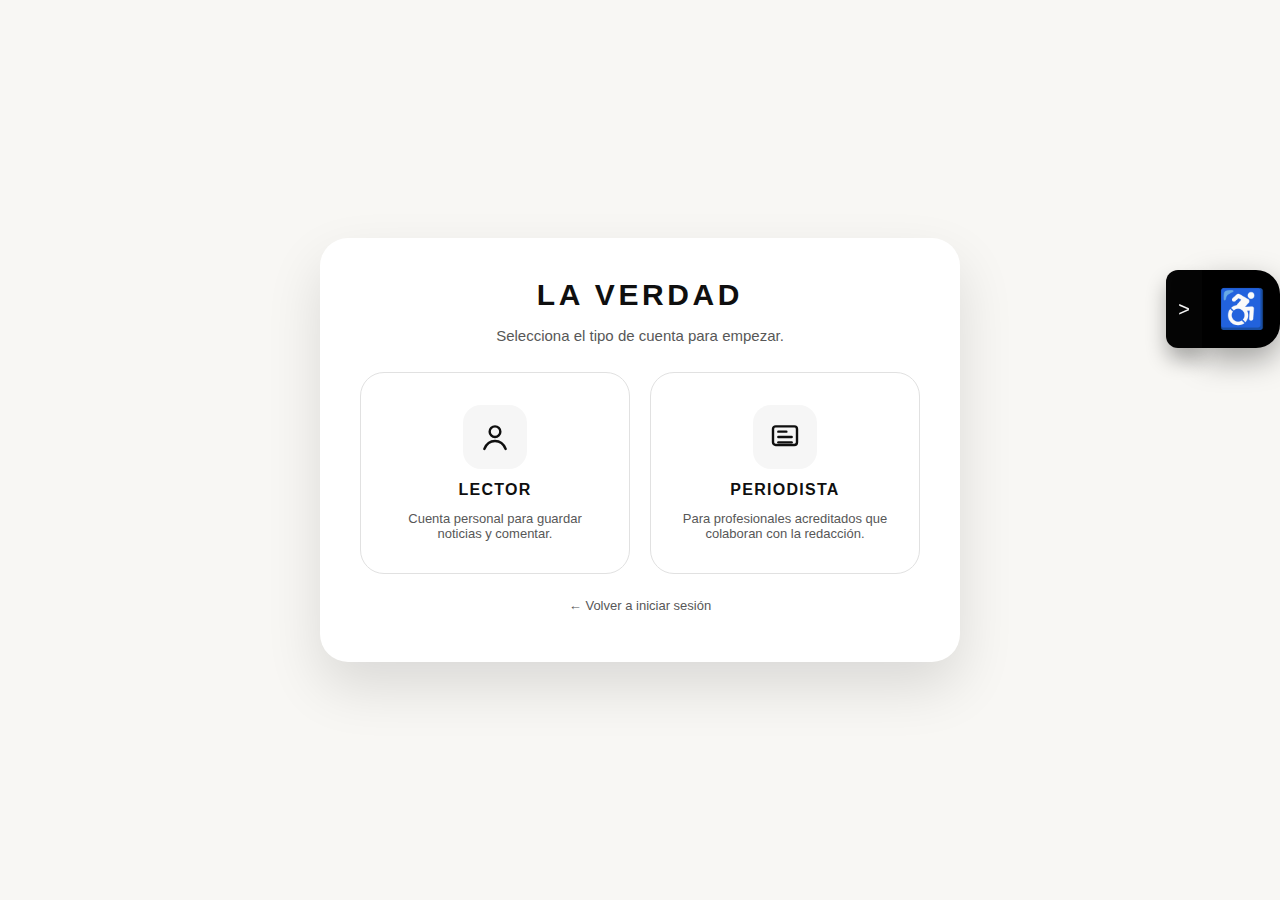
<file: signup.html>
﻿<!DOCTYPE html>
<html lang="es">
<head>
    <meta charset="UTF-8">
    <title>Crear cuenta | La Verdad</title>
    <style>
        :root {
            --ink: #0f0f0f;
            --soft: #575757;
            --border: #e1e1e1;
            --bg: #f8f7f4;
            --hover: rgba(15, 15, 15, 0.04);
            --text-scale: 1;
            --font-base: "Inter", "Roboto", Arial, sans-serif;
        }

        * {
            box-sizing: border-box;
        }

        body {
            margin: 0;
            min-height: 100vh;
            font-family: var(--font-base);
            background: var(--bg);
            color: var(--ink);
            display: flex;
            align-items: center;
            justify-content: center;
            padding: 48px 16px;
            font-size: calc(16px * var(--text-scale));
        }

        input[type="text"],
        input[type="email"],
        input[type="search"],
        input[type="password"],
        input[type="tel"],
        input[type="url"],
        input[type="number"],
        textarea {
            font-family: var(--font-base);
            font-size: 16px;
            font-weight: 400;
            line-height: 1.5;
            color: var(--ink);
            padding: 12px 16px;
            border: 1px solid var(--border);
            border-radius: 12px;
            background: #fff;
            transition: border-color 0.2s ease, box-shadow 0.2s ease;
        }

        input[type="text"]:focus,
        input[type="email"]:focus,
        input[type="search"]:focus,
        input[type="password"]:focus,
        input[type="tel"]:focus,
        input[type="url"]:focus,
        input[type="number"]:focus,
        textarea:focus {
            outline: none;
            border-color: var(--ink);
            box-shadow: 0 0 0 2px rgba(15, 15, 15, 0.08);
        }

        input::placeholder,
        textarea::placeholder {
            font-family: inherit;
            font-size: 16px;
            font-weight: 400;
            line-height: 1.5;
            color: var(--soft, #575757);
            opacity: 1;
        }

        .shell {
            width: min(640px, 100%);
            background: #fff;
            border-radius: 28px;
            padding: 40px 40px 48px;
            box-shadow: 0 25px 55px rgba(0, 0, 0, 0.12);
            text-align: center;
        }

        .wordmark {
            font-family: var(--font-base);
            font-size: 30px;
            letter-spacing: 0.12em;
            text-transform: uppercase;
            font-weight: 700;
            margin-bottom: 8px;
        }

        .wordmark a {
            color: inherit;
            text-decoration: none;
        }

        p {
            color: var(--soft);
            font-size: 15px;
            margin-bottom: 28px;
        }

        .card-grid {
            display: grid;
            grid-template-columns: repeat(auto-fit, minmax(220px, 1fr));
            gap: 20px;
            margin-top: 10px;
        }

        .option-card {
            border: 1px solid var(--border);
            border-radius: 24px;
            padding: 32px 24px;
            text-decoration: none;
            color: var(--ink);
            display: flex;
            flex-direction: column;
            align-items: center;
            gap: 12px;
            transition: transform 0.2s ease, box-shadow 0.2s ease;
        }

        .option-card:hover {
            transform: translateY(-4px);
            box-shadow: 0 18px 40px rgba(0, 0, 0, 0.12);
        }

        .option-icon {
            width: 64px;
            height: 64px;
            border-radius: 18px;
            background: var(--hover);
            display: flex;
            align-items: center;
            justify-content: center;
        }

        .option-icon svg {
            width: 32px;
            height: 32px;
            stroke: var(--ink);
        }

        .option-card strong {
            font-size: 16px;
            text-transform: uppercase;
            letter-spacing: 0.08em;
        }

        .option-card span {
            color: var(--soft);
            font-size: 13px;
        }

        .link-back {
            display: inline-block;
            margin-top: 24px;
            font-size: 13px;
            color: var(--soft);
            text-decoration: none;
        }
    </style>
    <link rel="stylesheet" href="accessibility.css">
</head>
<body>
    <div class="shell">
        <div class="wordmark"><a href="archivp.html">La Verdad</a></div>
        <p>Selecciona el tipo de cuenta para empezar.</p>
        <div class="card-grid">
            <a class="option-card" href="register.html?type=normal">
                <div class="option-icon">
                    <svg viewBox="0 0 24 24" fill="none" stroke-width="1.8" stroke-linecap="round" stroke="currentColor">
                        <circle cx="12" cy="8" r="4"></circle>
                        <path d="M4 21c1.6-4 4.4-6 8-6s6.4 2 8 6"></path>
                    </svg>
                </div>
                <strong>Lector</strong>
                <span>Cuenta personal para guardar noticias y comentar.</span>
            </a>
            <a class="option-card" href="register.html?type=periodista">
                <div class="option-icon">
                    <svg viewBox="0 0 24 24" fill="none" stroke-width="1.8" stroke-linecap="round" stroke="currentColor">
                        <rect x="3" y="4" width="18" height="14" rx="2"></rect>
                        <path d="M7 8h6"></path>
                        <path d="M7 12h10"></path>
                        <path d="M7 16h10"></path>
                    </svg>
                </div>
                <strong>Periodista</strong>
                <span>Para profesionales acreditados que colaboran con la redacción.</span>
            </a>
        </div>
        <a class="link-back" href="login.html">&#8592; Volver a iniciar sesión</a>
    </div>
    <div class="accessibility-dock" data-access-dock>
        <button class="dock-handle" type="button" aria-label="Ocultar opciones de accesibilidad" data-dock-toggle>&gt;</button>
        <button class="accessibility-fab" type="button" aria-label="Opciones de accesibilidad" aria-expanded="false">
            <span class="sr-only">Accesibilidad</span>
            <span class="wheelchair-icon">&#9855;</span>
        </button>
    </div>
    <div class="accessibility-panel" aria-hidden="true" data-access-panel>
        <header>
            <h2>Accesibilidad</h2>
            <button class="panel-close" type="button" aria-label="Cerrar panel">&times;</button>
        </header>
        <div class="panel-section">
            <div class="control-row">
                <div class="control-text">
                    <strong>Lectura en Voz Alta</strong>
                    <small>Modo para ciegos</small>
                </div>
                <button class="access-switch" type="button" role="switch" aria-checked="false" data-toggle-class="voice-mode">
                    <span class="switch-thumb"></span>
                </button>
            </div>
            <div class="control-row">
                <div class="control-text">
                    <strong>Alto contraste</strong>
                    <small>Fondo oscuro y texto claro</small>
                </div>
                <button class="access-switch" type="button" role="switch" aria-checked="false" data-toggle-class="high-contrast">
                    <span class="switch-thumb"></span>
                </button>
            </div>
        </div>
        <div class="panel-section">
            <div class="control-row">
                <div class="control-text">
                    <strong>Aumentar tama&ntilde;o del texto</strong>
                    <small>Define el zoom de lectura</small>
                </div>
                <div class="text-scale-controls">
                    <button type="button" class="text-scale-button" data-scale-step="-0.1" aria-label="Reducir texto">-</button>
                    <span data-text-scale>100%</span>
                    <button type="button" class="text-scale-button" data-scale-step="0.1" aria-label="Aumentar texto">+</button>
                </div>
            </div>
            <div class="control-row">
                <div class="control-text">
                    <strong>Fuente Accesible / Disl&eacute;xica</strong>
                    <small>Elige la tipograf&iacute;a</small>
                </div>
                <div class="font-picker" role="radiogroup" aria-label="Opciones de fuente accesible">
                    <button type="button" class="font-choice" role="radio" aria-checked="true" data-font-class="font-accessible">Accesible</button>
                    <button type="button" class="font-choice" role="radio" aria-checked="false" data-font-class="font-dyslexic">Disl&eacute;xica</button>
                </div>
            </div>
        </div>
        <div class="panel-section">
            <div class="control-row">
                <div class="control-text">
                    <strong>Subrayar y resaltar enlaces</strong>
                    <small>Ayuda a detectar destinos clicables</small>
                </div>
                <button class="access-switch" type="button" role="switch" aria-checked="false" data-toggle-class="links-highlight">
                    <span class="switch-thumb"></span>
                </button>
            </div>
            <div class="control-row">
                <div class="control-text">
                    <strong>Desactivar animaciones</strong>
                    <small>Elimina transiciones activas</small>
                </div>
                <button class="access-switch" type="button" role="switch" aria-checked="false" data-toggle-class="animations-off">
                    <span class="switch-thumb"></span>
                </button>
            </div>
        </div>
    </div>
    <script src="accessibility.js"></script>
</body>
</html>
</file>
<file: accessibility.css>
body.high-contrast {
    background: #050505;
    color: #f4f4f4;
}

body.high-contrast a {
    color: #4cbfff;
}

body.links-highlight a {
    text-decoration: underline;
    background: rgba(255, 255, 0, 0.25);
    outline: 1px dashed rgba(255, 255, 0, 0.8);
}

body.animations-off *,
body.animations-off *::before,
body.animations-off *::after {
    animation: none !important;
    transition: none !important;
}

body.font-accessible {
    font-family: "Inter", "Roboto", Arial, sans-serif;
}

body.font-dyslexic {
    font-family: "Inter", "Roboto", Arial, sans-serif;
}

body.voice-mode article,
body.voice-mode main {
    outline: 1px dashed rgba(35, 160, 148, 0.5);
    outline-offset: 6px;
}

.accessibility-copy {
    margin-top: 18px;
    color: #7c7c7c;
    font-family: "Inter", system-ui, sans-serif;
    font-size: 12px;
    letter-spacing: 0.04em;
}

.accessibility-dock {
    position: fixed;
    right: 0;
    top: 30%;
    display: flex;
    align-items: stretch;
    z-index: 30;
    transition: transform 0.25s ease, opacity 0.2s ease;
}

.dock-handle {
    border-radius: 12px 0 0 12px;
    width: 36px;
    border: none;
    background: #050505;
    color: #fff;
    font-size: 20px;
    cursor: pointer;
    box-shadow: 0 12px 20px rgba(0, 0, 0, 0.3);
    display: flex;
    align-items: center;
    justify-content: center;
}

.accessibility-fab {
    width: 78px;
    height: 78px;
    border: none;
    background: #000;
    color: #fff;
    display: flex;
    align-items: center;
    justify-content: center;
    cursor: pointer;
    box-shadow: 0 12px 30px rgba(0, 0, 0, 0.35);
    transition: transform 0.2s ease, box-shadow 0.2s ease, opacity 0.2s ease;
    border-radius: 0 24px 24px 0;
}

.accessibility-fab:hover {
    transform: translateY(-4px);
    box-shadow: 0 18px 36px rgba(0, 0, 0, 0.45);
}

.accessibility-dock.is-collapsed {
    transform: translateX(calc(100% - 32px));
}

.accessibility-dock.is-hidden {
    opacity: 0;
    pointer-events: none;
}

.wheelchair-icon {
    font-size: 38px;
    line-height: 1;
    color: #fff;
}

.accessibility-panel {
    position: fixed;
    right: 24px;
    bottom: 120px;
    width: min(360px, calc(100% - 48px));
    background: #050505;
    color: #f1f1f1;
    border-radius: 28px;
    padding: 24px;
    box-shadow: 0 25px 55px rgba(0, 0, 0, 0.55);
    opacity: 0;
    transform: translateY(20px) scale(0.96);
    pointer-events: none;
    transition: opacity 0.2s ease, transform 0.2s ease;
    z-index: 25;
}

.accessibility-panel.is-visible {
    opacity: 1;
    transform: translateY(0) scale(1);
    pointer-events: auto;
}

.accessibility-panel header {
    display: flex;
    justify-content: space-between;
    align-items: center;
    margin-bottom: 12px;
}

.accessibility-panel h2 {
    margin: 0;
    font-size: 18px;
    letter-spacing: 0.12em;
    text-transform: uppercase;
}

.panel-close {
    border: none;
    background: rgba(255, 255, 255, 0.08);
    color: inherit;
    width: 32px;
    height: 32px;
    border-radius: 50%;
    cursor: pointer;
}

.panel-section {
    border-top: 1px solid rgba(255, 255, 255, 0.15);
    padding-top: 14px;
    margin-top: 14px;
}

.control-row {
    display: flex;
    justify-content: space-between;
    align-items: center;
    gap: 12px;
    margin-bottom: 14px;
}

.control-text {
    font-size: 14px;
    line-height: 1.4;
}

.control-text small {
    display: block;
    font-size: 12px;
    color: rgba(255, 255, 255, 0.7);
}

.access-switch {
    width: 52px;
    height: 26px;
    border-radius: 999px;
    border: 1px solid rgba(255, 255, 255, 0.4);
    background: transparent;
    position: relative;
    cursor: pointer;
    transition: background 0.2s ease;
}

.access-switch .switch-thumb {
    position: absolute;
    top: 3px;
    left: 4px;
    width: 18px;
    height: 18px;
    border-radius: 50%;
    background: #fff;
    transition: transform 0.2s ease;
}

.access-switch[aria-checked="true"] {
    background: #23a094;
}

.access-switch[aria-checked="true"] .switch-thumb {
    transform: translateX(24px);
}

.text-scale {
    display: flex;
    justify-content: space-between;
    align-items: center;
    gap: 12px;
}

.text-scale-label {
    font-size: 14px;
    letter-spacing: 0.08em;
}

.text-scale-controls {
    display: inline-flex;
    align-items: center;
    gap: 8px;
}

.text-scale-button {
    width: 32px;
    height: 32px;
    border-radius: 6px;
    border: 1px solid rgba(255, 255, 255, 0.4);
    background: transparent;
    color: inherit;
    font-size: 18px;
    cursor: pointer;
}

.font-options {
    display: flex;
    gap: 8px;
}

.font-choice {
    border: 1px solid rgba(255, 255, 255, 0.4);
    border-radius: 8px;
    background: transparent;
    color: inherit;
    padding: 6px 10px;
    cursor: pointer;
}

.font-choice[aria-checked="true"] {
    background: rgba(255, 255, 255, 0.12);
}

.panel-note {
    font-size: 12px;
    color: rgba(255, 255, 255, 0.7);
    margin-top: 10px;
    line-height: 1.4;
}

.panel-note strong {
    display: block;
    margin-bottom: 4px;
}

.sr-only {
    position: absolute;
    width: 1px;
    height: 1px;
    padding: 0;
    overflow: hidden;
    clip: rect(0, 0, 0, 0);
    white-space: nowrap;
    border: 0;
}

@media (max-width: 900px) {
    .accessibility-dock {
        right: 8px;
        top: 40%;
    }

    .accessibility-fab {
        width: 64px;
        height: 64px;
    }
}

@media (max-width: 600px) {
    .accessibility-panel {
        right: 12px;
        left: 12px;
        width: auto;
        bottom: 110px;
    }
}
</file>
